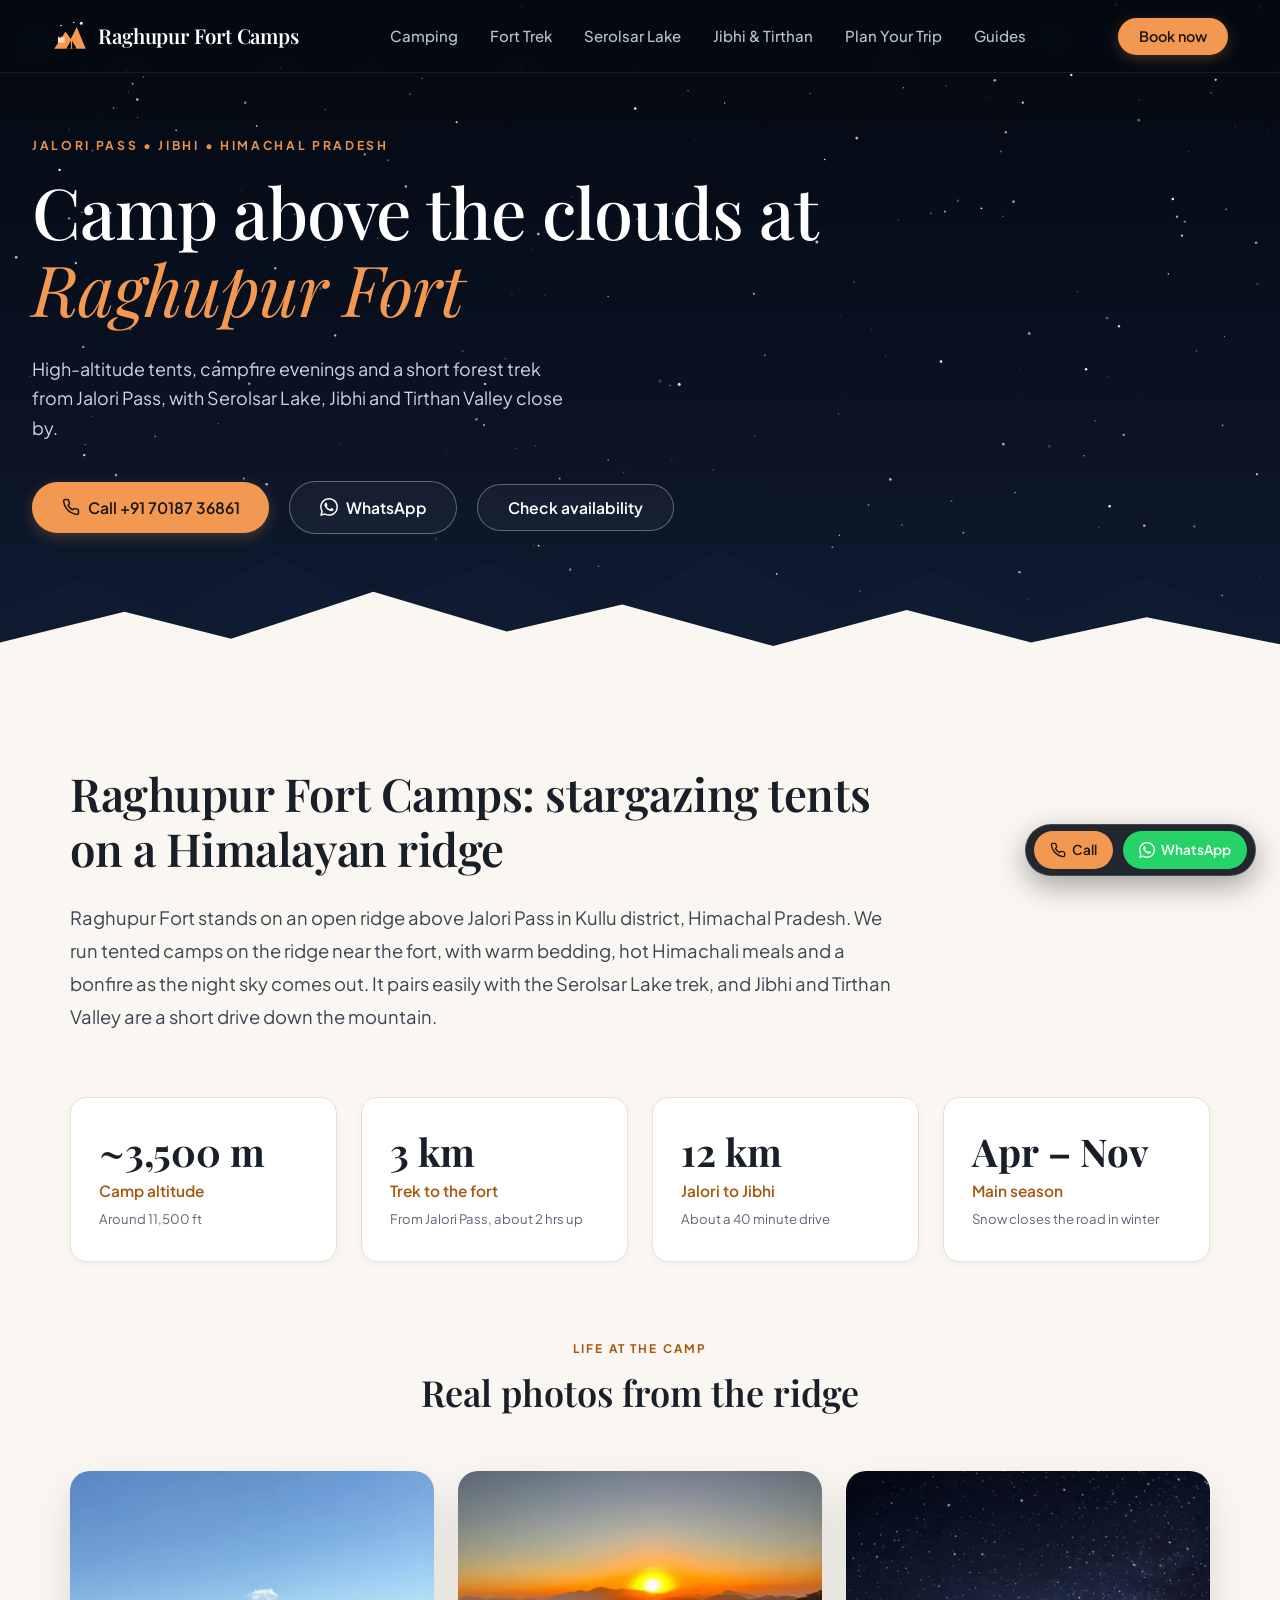
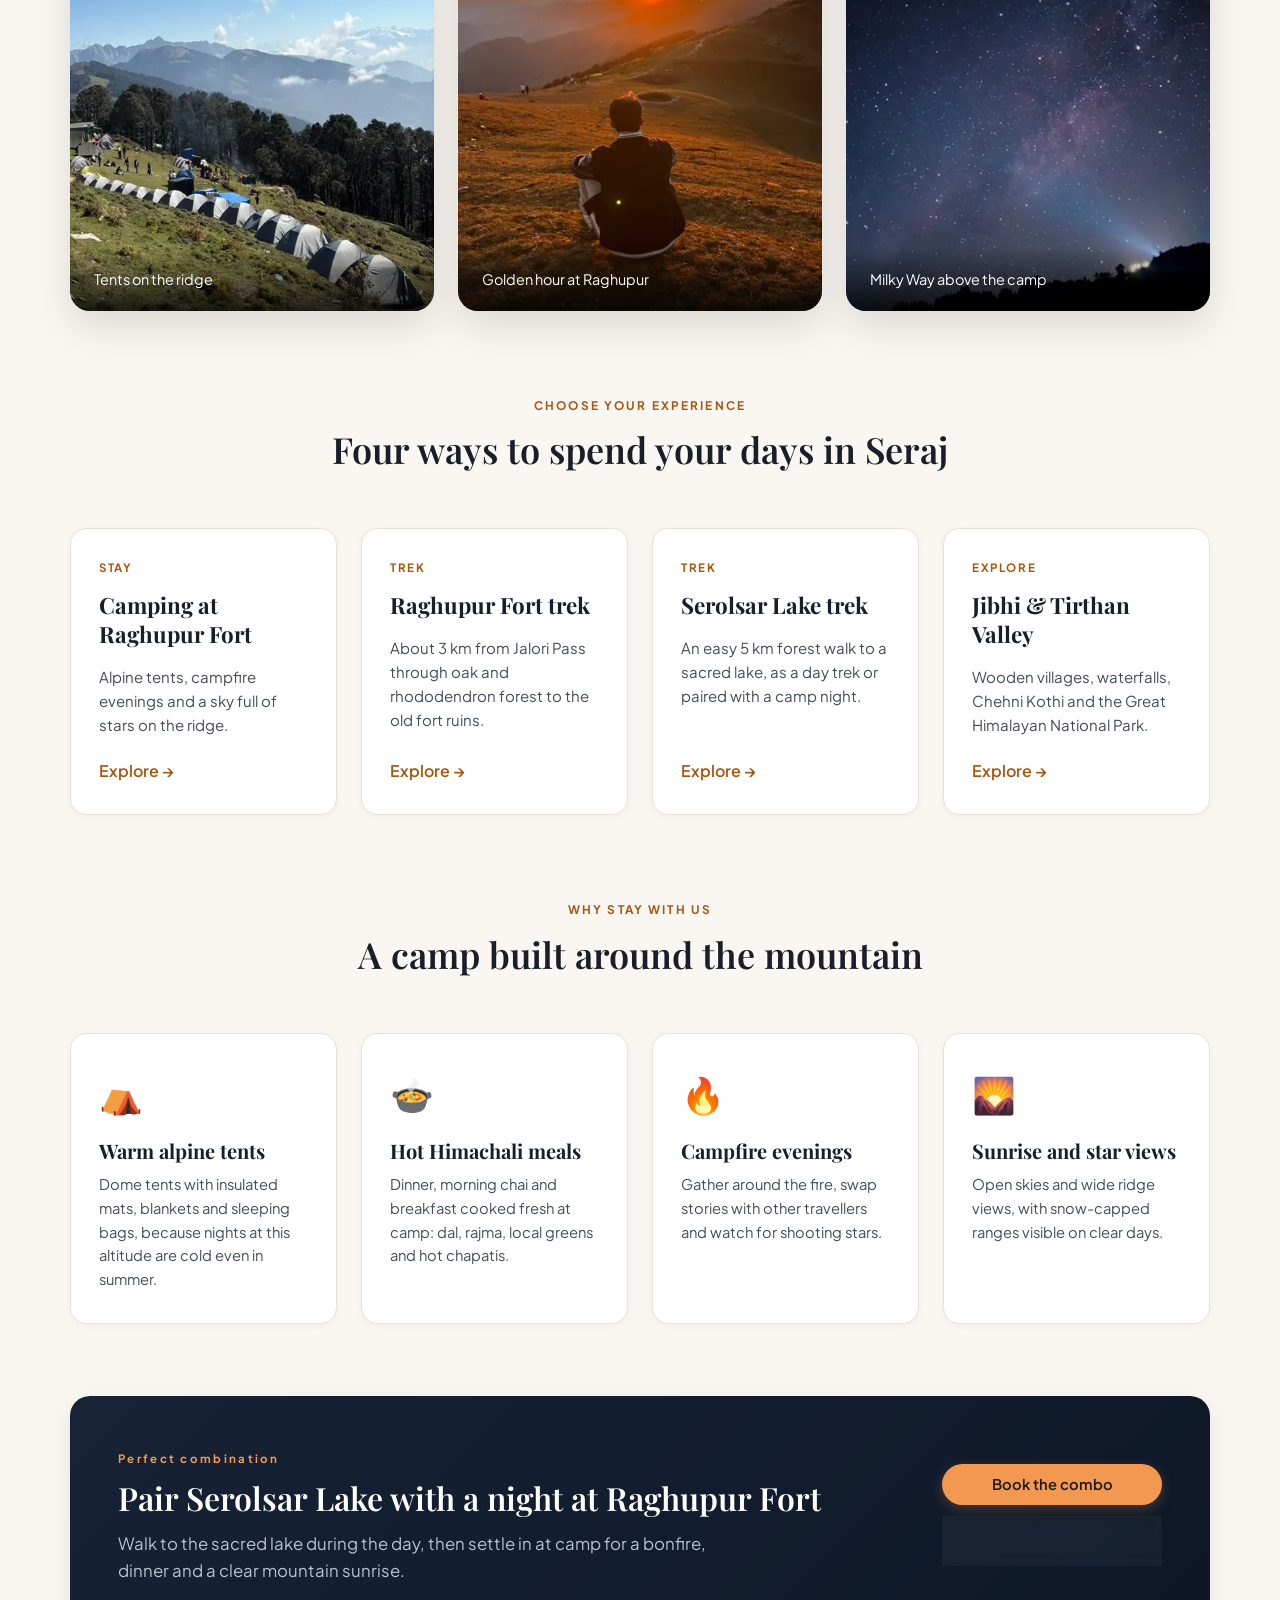
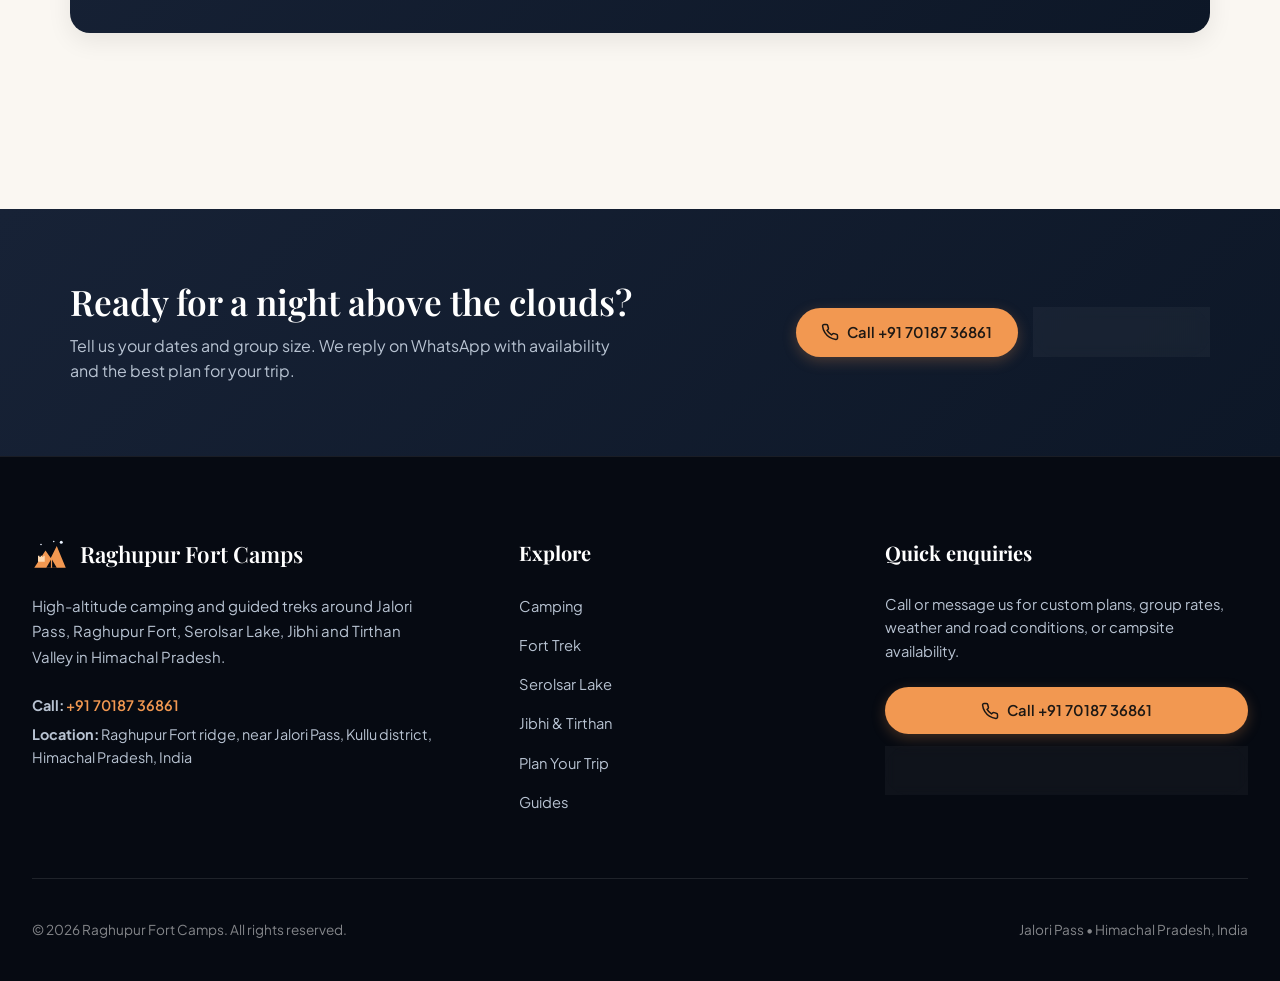
<file: index.html>
<!DOCTYPE html>
<html lang="en">
<head>
<meta charset="UTF-8">
<meta name="viewport" content="width=device-width, initial-scale=1.0">
<title>Raghupur Fort Camping &amp; Treks | Jalori Pass, Jibhi, Serolsar</title>
<meta name="description" content="Camp at Raghupur Fort near Jalori Pass, Himachal. Stargazing tents, Raghupur Fort trek, Serolsar Lake trek and Jibhi-Tirthan trips. Call +91 70187 36861.">
<meta name="robots" content="index,follow,max-image-preview:large">
<link rel="canonical" href="https://www.raghupurcamps.com/">
<link rel="alternate" hreflang="en-IN" href="https://www.raghupurcamps.com/">
<link rel="alternate" hreflang="x-default" href="https://www.raghupurcamps.com/">
<meta name="geo.region" content="IN-HP">
<meta name="geo.placename" content="Jalori Pass, Kullu, Himachal Pradesh">
<meta name="theme-color" content="#050a12">
<meta property="og:type" content="website">
<meta property="og:site_name" content="Raghupur Fort Camps">
<meta property="og:locale" content="en_IN">
<meta property="og:title" content="Raghupur Fort Camping &amp; Treks | Jalori Pass, Jibhi, Serolsar">
<meta property="og:description" content="Camp at Raghupur Fort near Jalori Pass, Himachal. Stargazing tents, Raghupur Fort trek, Serolsar Lake trek and Jibhi-Tirthan trips. Call +91 70187 36861.">
<meta property="og:url" content="https://www.raghupurcamps.com/">
<meta property="og:image" content="https://www.raghupurcamps.com/og-image.jpg">
<meta property="og:image:width" content="1200">
<meta property="og:image:height" content="630">
<meta property="og:image:alt" content="Raghupur Fort Camps: Milky Way over the camp ridge near Jalori Pass">
<meta name="twitter:card" content="summary_large_image">
<meta name="twitter:title" content="Raghupur Fort Camping &amp; Treks | Jalori Pass, Jibhi, Serolsar">
<meta name="twitter:description" content="Camp at Raghupur Fort near Jalori Pass, Himachal. Stargazing tents, Raghupur Fort trek, Serolsar Lake trek and Jibhi-Tirthan trips. Call +91 70187 36861.">
<meta name="twitter:image" content="https://www.raghupurcamps.com/og-image.jpg">
<link rel="icon" href="favicon.svg" type="image/svg+xml">
<link rel="icon" href="logo.png" type="image/png" sizes="512x512">
<link rel="apple-touch-icon" href="apple-touch-icon.png">
<link rel="preconnect" href="https://fonts.googleapis.com">
<link rel="preconnect" href="https://fonts.gstatic.com" crossorigin>
<link href="https://fonts.googleapis.com/css2?family=Playfair+Display:ital,wght@0,500;0,600;0,700;1,400&amp;family=Plus+Jakarta+Sans:wght@400;500;600;700&amp;display=swap" rel="stylesheet">
<link rel="stylesheet" href="styles.css">
<script type="application/ld+json">{"@context": "https://schema.org", "@type": "Campground", "name": "Raghupur Fort Camps", "url": "https://www.raghupurcamps.com/", "image": ["https://www.raghupurcamps.com/images/raghupur-fort-camp-tents-himalayan-view.jpg", "https://www.raghupurcamps.com/images/raghupur-fort-ridge-sunset-view.jpg", "https://www.raghupurcamps.com/images/raghupur-fort-camp-milky-way-night-sky.jpg", "https://www.raghupurcamps.com/og-image.jpg"], "logo": "https://www.raghupurcamps.com/logo.png", "telephone": "+917018736861", "priceRange": "INR 1200 - 5500", "description": "Tented camping and guided treks on the Raghupur Fort ridge near Jalori Pass, Kullu district, Himachal Pradesh.", "address": {"@type": "PostalAddress", "addressLocality": "Jalori Pass", "addressRegion": "Himachal Pradesh", "addressCountry": "IN"}, "areaServed": ["Jalori Pass", "Jibhi", "Tirthan Valley", "Serolsar Lake"]}</script>
<script type="application/ld+json">{"@context": "https://schema.org", "@type": "WebSite", "name": "Raghupur Fort Camps", "alternateName": ["Raghupur Camps", "Raghupur Fort Camping"], "url": "https://www.raghupurcamps.com/", "inLanguage": "en-IN", "publisher": {"@type": "Organization", "name": "Raghupur Fort Camps", "url": "https://www.raghupurcamps.com/", "logo": {"@type": "ImageObject", "url": "https://www.raghupurcamps.com/logo.png", "width": 512, "height": 512}}}</script>
</head>
<body data-page="home">
<a class="skip-link" href="#main">Skip to content</a>
<header class="site-header" id="header">
  <div class="header-container">
    <a href="index.html" class="brand-logo" aria-label="Raghupur Fort Camps home"><svg class="brand-icon" viewBox="0 0 48 48" aria-hidden="true"><path d="M3 41 18 18l7 10 8-16 12 29z" fill="#f29851"/><path d="M19 41l7-12 7 12z" fill="#050a12"/><path d="M26 29v12" stroke="#f29851" stroke-width="1.6"/><path d="M8 33V25h2v1.5h1.5V25h2v1.5H15V25h2v8z" fill="#ffd9b0"/><circle cx="39" cy="7" r="2" fill="#eaf3ff"/><circle cx="29" cy="6" r="1" fill="#eaf3ff"/><circle cx="12" cy="10" r="1.1" fill="#eaf3ff"/></svg><span class="brand-name">Raghupur Fort Camps</span></a>
    <nav class="nav-menu" aria-label="Main"><a href="raghupur-fort-camping.html" class="nav-link">Camping</a><a href="raghupur-fort-trek.html" class="nav-link">Fort Trek</a><a href="serolsar-lake-trek.html" class="nav-link">Serolsar Lake</a><a href="jibhi-tirthan-valley.html" class="nav-link">Jibhi &amp; Tirthan</a><a href="plan-your-trip.html" class="nav-link">Plan Your Trip</a><a href="guides.html" class="nav-link">Guides</a></nav>
    <div class="header-actions">
      <button type="button" class="btn btn-amber pill-btn header-book" data-book="custom">Book now</button>
      <button type="button" class="mobile-toggle" id="mobile-toggle" aria-label="Open menu" aria-expanded="false" aria-controls="mobile-drawer"><span></span><span></span><span></span></button>
    </div>
  </div>
</header>
<div class="drawer-overlay" id="drawer-overlay"></div>
<aside class="mobile-drawer" id="mobile-drawer" aria-label="Menu">
  <div class="drawer-header">
    <span class="brand-logo"><svg class="brand-icon" viewBox="0 0 48 48" aria-hidden="true"><path d="M3 41 18 18l7 10 8-16 12 29z" fill="#f29851"/><path d="M19 41l7-12 7 12z" fill="#050a12"/><path d="M26 29v12" stroke="#f29851" stroke-width="1.6"/><path d="M8 33V25h2v1.5h1.5V25h2v1.5H15V25h2v8z" fill="#ffd9b0"/><circle cx="39" cy="7" r="2" fill="#eaf3ff"/><circle cx="29" cy="6" r="1" fill="#eaf3ff"/><circle cx="12" cy="10" r="1.1" fill="#eaf3ff"/></svg><span>Raghupur Fort Camps</span></span>
    <button type="button" class="close-drawer" id="close-drawer" aria-label="Close menu">&times;</button>
  </div>
  <nav class="drawer-links" aria-label="Mobile"><a href="raghupur-fort-camping.html" class="drawer-link">Camping</a><a href="raghupur-fort-trek.html" class="drawer-link">Fort Trek</a><a href="serolsar-lake-trek.html" class="drawer-link">Serolsar Lake</a><a href="jibhi-tirthan-valley.html" class="drawer-link">Jibhi &amp; Tirthan</a><a href="plan-your-trip.html" class="drawer-link">Plan Your Trip</a><a href="guides.html" class="drawer-link">Guides</a></nav>
  <div class="drawer-footer">
    <a href="tel:+917018736861" class="btn btn-amber pill-btn full-width"><svg class="btn-icon" viewBox="0 0 24 24" fill="none" stroke="currentColor" stroke-width="2" aria-hidden="true"><path d="M22 16.92v3a2 2 0 0 1-2.18 2 19.79 19.79 0 0 1-8.63-3.07 19.5 19.5 0 0 1-6-6 19.79 19.79 0 0 1-3.07-8.67A2 2 0 0 1 4.11 2h3a2 2 0 0 1 2 1.72 12.84 12.84 0 0 0 .7 2.81 2 2 0 0 1-.45 2.11L8.09 9.91a16 16 0 0 0 6 6l1.27-1.27a2 2 0 0 1 2.11-.45 12.84 12.84 0 0 0 2.81.7A2 2 0 0 1 22 16.92z"/></svg>Call +91 70187 36861</a>
    <a href="https://wa.me/917018736861?text=Hi%2C%20I%20would%20like%20to%20enquire%20about%20Raghupur%20Fort%20Camps%20and%20treks." target="_blank" rel="noopener noreferrer" class="btn btn-outline-white pill-btn full-width"><svg class="btn-icon" viewBox="0 0 24 24" fill="currentColor" aria-hidden="true"><path d="M.057 24l1.687-6.163c-1.041-1.804-1.588-3.849-1.587-5.946.003-6.556 5.338-11.891 11.893-11.891 3.181.001 6.167 1.24 8.413 3.488 2.245 2.248 3.481 5.236 3.48 8.414-.003 6.557-5.338 11.892-11.893 11.892-1.99-.001-3.951-.5-5.688-1.448l-6.305 1.654zm6.597-3.807c1.676.995 3.276 1.591 5.392 1.592 5.448 0 9.886-4.434 9.889-9.885.002-5.462-4.415-9.89-9.881-9.892-5.452 0-9.887 4.434-9.889 9.884-.001 2.225.651 3.891 1.746 5.634l-.999 3.648 3.742-.981zm11.387-5.464c-.074-.124-.272-.198-.57-.347-.297-.149-1.758-.868-2.031-.967-.272-.099-.47-.149-.669.149-.198.297-.768.967-.941 1.165-.173.198-.347.223-.644.074-.297-.149-1.255-.462-2.39-1.475-.883-.788-1.48-1.761-1.653-2.059-.173-.297-.018-.458.13-.606.134-.133.297-.347.446-.521.151-.172.2-.296.3-.495.099-.198.05-.372-.025-.521-.075-.148-.669-1.611-.916-2.206-.242-.579-.487-.501-.669-.51l-.57-.01c-.198 0-.52.074-.792.372s-1.04 1.016-1.04 2.479 1.065 2.876 1.213 3.074c.149.198 2.095 3.2 5.076 4.487.709.306 1.263.489 1.694.626.712.226 1.36.194 1.872.118.571-.085 1.758-.719 2.006-1.413.248-.695.248-1.29.173-1.414z"/></svg>Chat on WhatsApp</a>
  </div>
</aside>
<main id="main">
<section class="hero-section hero-home">
  <canvas id="starfield" class="star-canvas" aria-hidden="true"></canvas>
  <svg class="hero-ridge" viewBox="0 0 1440 170" preserveAspectRatio="none" aria-hidden="true">
    <path class="ridge-back" d="M0 170V96l90-36 100 42 120-70 110 62 130-52 120 66 140-80 130 70 110-46 120 60 120-54 150 62v100z"/>
    <path class="ridge-front" d="M0 170v-40l140-34 120 30 160-52 150 44 130-30 170 46 150-40 140 36 130-28 150 30v38z"/>
  </svg>
  <div class="hero-container">
    
    <p class="hero-kicker">Jalori Pass &bull; Jibhi &bull; Himachal Pradesh</p>
    <h1 class="hero-title">Camp above the clouds at <span class="italic-accent">Raghupur Fort</span></h1>
    <p class="hero-subtitle">High-altitude tents, campfire evenings and a short forest trek from Jalori Pass, with Serolsar Lake, Jibhi and Tirthan Valley close by.</p>
    <div class="hero-actions"><a href="tel:+917018736861" class="btn btn-amber pill-btn btn-hero"><svg class="btn-icon" viewBox="0 0 24 24" fill="none" stroke="currentColor" stroke-width="2" aria-hidden="true"><path d="M22 16.92v3a2 2 0 0 1-2.18 2 19.79 19.79 0 0 1-8.63-3.07 19.5 19.5 0 0 1-6-6 19.79 19.79 0 0 1-3.07-8.67A2 2 0 0 1 4.11 2h3a2 2 0 0 1 2 1.72 12.84 12.84 0 0 0 .7 2.81 2 2 0 0 1-.45 2.11L8.09 9.91a16 16 0 0 0 6 6l1.27-1.27a2 2 0 0 1 2.11-.45 12.84 12.84 0 0 0 2.81.7A2 2 0 0 1 22 16.92z"/></svg>Call +91 70187 36861</a><a href="https://wa.me/917018736861?text=Hi%2C%20I%20would%20like%20to%20know%20more%20about%20Raghupur%20Fort%20Camps." target="_blank" rel="noopener noreferrer" class="btn btn-outline-white pill-btn btn-hero"><svg class="btn-icon" viewBox="0 0 24 24" fill="currentColor" aria-hidden="true"><path d="M.057 24l1.687-6.163c-1.041-1.804-1.588-3.849-1.587-5.946.003-6.556 5.338-11.891 11.893-11.891 3.181.001 6.167 1.24 8.413 3.488 2.245 2.248 3.481 5.236 3.48 8.414-.003 6.557-5.338 11.892-11.893 11.892-1.99-.001-3.951-.5-5.688-1.448l-6.305 1.654zm6.597-3.807c1.676.995 3.276 1.591 5.392 1.592 5.448 0 9.886-4.434 9.889-9.885.002-5.462-4.415-9.89-9.881-9.892-5.452 0-9.887 4.434-9.889 9.884-.001 2.225.651 3.891 1.746 5.634l-.999 3.648 3.742-.981zm11.387-5.464c-.074-.124-.272-.198-.57-.347-.297-.149-1.758-.868-2.031-.967-.272-.099-.47-.149-.669.149-.198.297-.768.967-.941 1.165-.173.198-.347.223-.644.074-.297-.149-1.255-.462-2.39-1.475-.883-.788-1.48-1.761-1.653-2.059-.173-.297-.018-.458.13-.606.134-.133.297-.347.446-.521.151-.172.2-.296.3-.495.099-.198.05-.372-.025-.521-.075-.148-.669-1.611-.916-2.206-.242-.579-.487-.501-.669-.51l-.57-.01c-.198 0-.52.074-.792.372s-1.04 1.016-1.04 2.479 1.065 2.876 1.213 3.074c.149.198 2.095 3.2 5.076 4.487.709.306 1.263.489 1.694.626.712.226 1.36.194 1.872.118.571-.085 1.758-.719 2.006-1.413.248-.695.248-1.29.173-1.414z"/></svg>WhatsApp</a><button type="button" class="btn btn-outline-white pill-btn btn-hero" data-book="custom">Check availability</button></div>
  </div>
</section>
<section class="editorial-section">
  <div class="content-container">
    <div class="editorial-header">
      <h2 class="editorial-title">Raghupur Fort Camps: stargazing tents on a Himalayan ridge</h2>
      <p class="editorial-lead">Raghupur Fort stands on an open ridge above Jalori Pass in Kullu district, Himachal Pradesh. We run tented camps on the ridge near the fort, with warm bedding, hot Himachali meals and a bonfire as the night sky comes out. It pairs easily with the Serolsar Lake trek, and Jibhi and Tirthan Valley are a short drive down the mountain.</p>
    </div>
    <div class="stats-row"><div class="stat-card"><span class="stat-num">~3,500 m</span><span class="stat-label">Camp altitude</span><span class="stat-note">Around 11,500 ft</span></div><div class="stat-card"><span class="stat-num">3 km</span><span class="stat-label">Trek to the fort</span><span class="stat-note">From Jalori Pass, about 2 hrs up</span></div><div class="stat-card"><span class="stat-num">12 km</span><span class="stat-label">Jalori to Jibhi</span><span class="stat-note">About a 40 minute drive</span></div><div class="stat-card"><span class="stat-num">Apr&nbsp;&ndash;&nbsp;Nov</span><span class="stat-label">Main season</span><span class="stat-note">Snow closes the road in winter</span></div></div>
    <div class="center-header"><span class="section-tag">Life at the camp</span><h2 class="section-heading">Real photos from the ridge</h2></div>
    <div class="gallery-grid"><figure class="media-frame gallery-item"><picture><source type="image/webp" srcset="images/raghupur-fort-camp-tents-himalayan-view-480.webp 480w, images/raghupur-fort-camp-tents-himalayan-view.webp 768w" sizes="(max-width: 768px) 100vw, 360px"><img src="images/raghupur-fort-camp-tents-himalayan-view.jpg" srcset="images/raghupur-fort-camp-tents-himalayan-view-480.jpg 480w, images/raghupur-fort-camp-tents-himalayan-view.jpg 768w" sizes="(max-width: 768px) 100vw, 360px" alt="Row of dome tents on the green ridge at Raghupur Fort camp with Himalayan peaks and clouds behind" width="768" height="1024" class="media-img" loading="lazy" decoding="async" onerror="this.closest('.media-frame').classList.add('img-failed')"></picture><figcaption class="media-caption"><span>Tents on the ridge</span></figcaption></figure><figure class="media-frame gallery-item"><picture><source type="image/webp" srcset="images/raghupur-fort-ridge-sunset-view-480.webp 480w, images/raghupur-fort-ridge-sunset-view.webp 768w" sizes="(max-width: 768px) 100vw, 360px"><img src="images/raghupur-fort-ridge-sunset-view.jpg" srcset="images/raghupur-fort-ridge-sunset-view-480.jpg 480w, images/raghupur-fort-ridge-sunset-view.jpg 768w" sizes="(max-width: 768px) 100vw, 360px" alt="Traveller sitting on the grassy ridge at Raghupur Fort watching the sun set over layered Himalayan ranges" width="768" height="1024" class="media-img" loading="lazy" decoding="async" onerror="this.closest('.media-frame').classList.add('img-failed')"></picture><figcaption class="media-caption"><span>Golden hour at Raghupur</span></figcaption></figure><figure class="media-frame gallery-item"><picture><source type="image/webp" srcset="images/raghupur-fort-camp-milky-way-night-sky-480.webp 480w, images/raghupur-fort-camp-milky-way-night-sky.webp 886w" sizes="(max-width: 768px) 100vw, 360px"><img src="images/raghupur-fort-camp-milky-way-night-sky.jpg" srcset="images/raghupur-fort-camp-milky-way-night-sky-480.jpg 480w, images/raghupur-fort-camp-milky-way-night-sky.jpg 886w" sizes="(max-width: 768px) 100vw, 360px" alt="Milky Way and thousands of stars over a pine-covered ridge at the Raghupur Fort camp" width="886" height="1280" class="media-img" loading="lazy" decoding="async" onerror="this.closest('.media-frame').classList.add('img-failed')"></picture><figcaption class="media-caption"><span>Milky Way above the camp</span></figcaption></figure></div>
    <div class="center-header"><span class="section-tag">Choose your experience</span><h2 class="section-heading">Four ways to spend your days in Seraj</h2></div>
    <div class="exp-grid"><a class="exp-card" href="raghupur-fort-camping.html"><span class="place-tag">Stay</span><h3>Camping at Raghupur Fort</h3><p>Alpine tents, campfire evenings and a sky full of stars on the ridge.</p><span class="exp-more">Explore <span aria-hidden="true">&rarr;</span></span></a><a class="exp-card" href="raghupur-fort-trek.html"><span class="place-tag">Trek</span><h3>Raghupur Fort trek</h3><p>About 3 km from Jalori Pass through oak and rhododendron forest to the old fort ruins.</p><span class="exp-more">Explore <span aria-hidden="true">&rarr;</span></span></a><a class="exp-card" href="serolsar-lake-trek.html"><span class="place-tag">Trek</span><h3>Serolsar Lake trek</h3><p>An easy 5 km forest walk to a sacred lake, as a day trek or paired with a camp night.</p><span class="exp-more">Explore <span aria-hidden="true">&rarr;</span></span></a><a class="exp-card" href="jibhi-tirthan-valley.html"><span class="place-tag">Explore</span><h3>Jibhi &amp; Tirthan Valley</h3><p>Wooden villages, waterfalls, Chehni Kothi and the Great Himalayan National Park.</p><span class="exp-more">Explore <span aria-hidden="true">&rarr;</span></span></a></div>
    <div class="center-header"><span class="section-tag">Why stay with us</span><h2 class="section-heading">A camp built around the mountain</h2></div>
    <div class="camps-features-grid">
      <div class="feature-card"><div class="feature-icon" aria-hidden="true">⛺</div><h3>Warm alpine tents</h3><p>Dome tents with insulated mats, blankets and sleeping bags, because nights at this altitude are cold even in summer.</p></div>
      <div class="feature-card"><div class="feature-icon" aria-hidden="true">🍲</div><h3>Hot Himachali meals</h3><p>Dinner, morning chai and breakfast cooked fresh at camp: dal, rajma, local greens and hot chapatis.</p></div>
      <div class="feature-card"><div class="feature-icon" aria-hidden="true">🔥</div><h3>Campfire evenings</h3><p>Gather around the fire, swap stories with other travellers and watch for shooting stars.</p></div>
      <div class="feature-card"><div class="feature-icon" aria-hidden="true">🌄</div><h3>Sunrise and star views</h3><p>Open skies and wide ridge views, with snow-capped ranges visible on clear days.</p></div>
    </div>
    <div class="banner-box"><div class="banner-text"><span class="banner-kicker">Perfect combination</span><h2>Pair Serolsar Lake with a night at Raghupur Fort</h2><p>Walk to the sacred lake during the day, then settle in at camp for a bonfire, dinner and a clear mountain sunrise.</p></div><div class="banner-action"><button type="button" class="btn btn-amber pill-btn" data-book="serolsar-combo">Book the combo</button><a href="raghupur-fort-camping.html" class="btn btn-outline-white pill-btn">Explore the camp</a></div></div>
  </div>
</section>
<section class="cta-band"><div class="content-container cta-inner"><div><h2>Ready for a night above the clouds?</h2><p>Tell us your dates and group size. We reply on WhatsApp with availability and the best plan for your trip.</p></div><div class="cta-actions"><a href="tel:+917018736861" class="btn btn-amber pill-btn"><svg class="btn-icon" viewBox="0 0 24 24" fill="none" stroke="currentColor" stroke-width="2" aria-hidden="true"><path d="M22 16.92v3a2 2 0 0 1-2.18 2 19.79 19.79 0 0 1-8.63-3.07 19.5 19.5 0 0 1-6-6 19.79 19.79 0 0 1-3.07-8.67A2 2 0 0 1 4.11 2h3a2 2 0 0 1 2 1.72 12.84 12.84 0 0 0 .7 2.81 2 2 0 0 1-.45 2.11L8.09 9.91a16 16 0 0 0 6 6l1.27-1.27a2 2 0 0 1 2.11-.45 12.84 12.84 0 0 0 2.81.7A2 2 0 0 1 22 16.92z"/></svg>Call +91 70187 36861</a><a href="https://wa.me/917018736861?text=Hi%2C%20I%20would%20like%20to%20plan%20a%20trip%20to%20Raghupur%20Fort%20Camps." target="_blank" rel="noopener noreferrer" class="btn btn-outline-white pill-btn"><svg class="btn-icon" viewBox="0 0 24 24" fill="currentColor" aria-hidden="true"><path d="M.057 24l1.687-6.163c-1.041-1.804-1.588-3.849-1.587-5.946.003-6.556 5.338-11.891 11.893-11.891 3.181.001 6.167 1.24 8.413 3.488 2.245 2.248 3.481 5.236 3.48 8.414-.003 6.557-5.338 11.892-11.893 11.892-1.99-.001-3.951-.5-5.688-1.448l-6.305 1.654zm6.597-3.807c1.676.995 3.276 1.591 5.392 1.592 5.448 0 9.886-4.434 9.889-9.885.002-5.462-4.415-9.89-9.881-9.892-5.452 0-9.887 4.434-9.889 9.884-.001 2.225.651 3.891 1.746 5.634l-.999 3.648 3.742-.981zm11.387-5.464c-.074-.124-.272-.198-.57-.347-.297-.149-1.758-.868-2.031-.967-.272-.099-.47-.149-.669.149-.198.297-.768.967-.941 1.165-.173.198-.347.223-.644.074-.297-.149-1.255-.462-2.39-1.475-.883-.788-1.48-1.761-1.653-2.059-.173-.297-.018-.458.13-.606.134-.133.297-.347.446-.521.151-.172.2-.296.3-.495.099-.198.05-.372-.025-.521-.075-.148-.669-1.611-.916-2.206-.242-.579-.487-.501-.669-.51l-.57-.01c-.198 0-.52.074-.792.372s-1.04 1.016-1.04 2.479 1.065 2.876 1.213 3.074c.149.198 2.095 3.2 5.076 4.487.709.306 1.263.489 1.694.626.712.226 1.36.194 1.872.118.571-.085 1.758-.719 2.006-1.413.248-.695.248-1.29.173-1.414z"/></svg>WhatsApp us</a></div></div></section>
</main>
<footer class="site-footer">
  <div class="footer-container">
    <div class="footer-grid">
      <div class="footer-col">
        <div class="footer-brand"><svg class="brand-icon" viewBox="0 0 48 48" aria-hidden="true"><path d="M3 41 18 18l7 10 8-16 12 29z" fill="#f29851"/><path d="M19 41l7-12 7 12z" fill="#050a12"/><path d="M26 29v12" stroke="#f29851" stroke-width="1.6"/><path d="M8 33V25h2v1.5h1.5V25h2v1.5H15V25h2v8z" fill="#ffd9b0"/><circle cx="39" cy="7" r="2" fill="#eaf3ff"/><circle cx="29" cy="6" r="1" fill="#eaf3ff"/><circle cx="12" cy="10" r="1.1" fill="#eaf3ff"/></svg><span>Raghupur Fort Camps</span></div>
        <p class="footer-desc">High-altitude camping and guided treks around Jalori Pass, Raghupur Fort, Serolsar Lake, Jibhi and Tirthan Valley in Himachal Pradesh.</p>
        <div class="footer-contacts">
          <p><strong>Call:</strong> <a href="tel:+917018736861">+91 70187 36861</a></p>
          <p><strong>Location:</strong> Raghupur Fort ridge, near Jalori Pass, Kullu district, Himachal Pradesh, India</p>
        </div>
      </div>
      <div class="footer-col">
        <h2 class="footer-heading">Explore</h2>
        <ul class="footer-links"><li><a href="raghupur-fort-camping.html">Camping</a></li><li><a href="raghupur-fort-trek.html">Fort Trek</a></li><li><a href="serolsar-lake-trek.html">Serolsar Lake</a></li><li><a href="jibhi-tirthan-valley.html">Jibhi &amp; Tirthan</a></li><li><a href="plan-your-trip.html">Plan Your Trip</a></li><li><a href="guides.html">Guides</a></li></ul>
      </div>
      <div class="footer-col">
        <h2 class="footer-heading">Quick enquiries</h2>
        <p class="footer-small">Call or message us for custom plans, group rates, weather and road conditions, or campsite availability.</p>
        <div class="footer-cta-stack">
          <a href="tel:+917018736861" class="btn btn-amber pill-btn full-width"><svg class="btn-icon" viewBox="0 0 24 24" fill="none" stroke="currentColor" stroke-width="2" aria-hidden="true"><path d="M22 16.92v3a2 2 0 0 1-2.18 2 19.79 19.79 0 0 1-8.63-3.07 19.5 19.5 0 0 1-6-6 19.79 19.79 0 0 1-3.07-8.67A2 2 0 0 1 4.11 2h3a2 2 0 0 1 2 1.72 12.84 12.84 0 0 0 .7 2.81 2 2 0 0 1-.45 2.11L8.09 9.91a16 16 0 0 0 6 6l1.27-1.27a2 2 0 0 1 2.11-.45 12.84 12.84 0 0 0 2.81.7A2 2 0 0 1 22 16.92z"/></svg>Call +91 70187 36861</a>
          <a href="https://wa.me/917018736861?text=Hi%2C%20I%20would%20like%20to%20enquire%20about%20camping%20and%20trekking." target="_blank" rel="noopener noreferrer" class="btn btn-outline-white pill-btn full-width"><svg class="btn-icon" viewBox="0 0 24 24" fill="currentColor" aria-hidden="true"><path d="M.057 24l1.687-6.163c-1.041-1.804-1.588-3.849-1.587-5.946.003-6.556 5.338-11.891 11.893-11.891 3.181.001 6.167 1.24 8.413 3.488 2.245 2.248 3.481 5.236 3.48 8.414-.003 6.557-5.338 11.892-11.893 11.892-1.99-.001-3.951-.5-5.688-1.448l-6.305 1.654zm6.597-3.807c1.676.995 3.276 1.591 5.392 1.592 5.448 0 9.886-4.434 9.889-9.885.002-5.462-4.415-9.89-9.881-9.892-5.452 0-9.887 4.434-9.889 9.884-.001 2.225.651 3.891 1.746 5.634l-.999 3.648 3.742-.981zm11.387-5.464c-.074-.124-.272-.198-.57-.347-.297-.149-1.758-.868-2.031-.967-.272-.099-.47-.149-.669.149-.198.297-.768.967-.941 1.165-.173.198-.347.223-.644.074-.297-.149-1.255-.462-2.39-1.475-.883-.788-1.48-1.761-1.653-2.059-.173-.297-.018-.458.13-.606.134-.133.297-.347.446-.521.151-.172.2-.296.3-.495.099-.198.05-.372-.025-.521-.075-.148-.669-1.611-.916-2.206-.242-.579-.487-.501-.669-.51l-.57-.01c-.198 0-.52.074-.792.372s-1.04 1.016-1.04 2.479 1.065 2.876 1.213 3.074c.149.198 2.095 3.2 5.076 4.487.709.306 1.263.489 1.694.626.712.226 1.36.194 1.872.118.571-.085 1.758-.719 2.006-1.413.248-.695.248-1.29.173-1.414z"/></svg>Chat on WhatsApp</a>
        </div>
      </div>
    </div>
    <div class="footer-bottom">
      <p>&copy; 2026 Raghupur Fort Camps. All rights reserved.</p>
      <p>Jalori Pass &bull; Himachal Pradesh, India</p>
    </div>
  </div>
</footer>
<div class="floating-quick-bar">
  <a href="tel:+917018736861" class="quick-btn quick-call"><svg class="btn-icon" viewBox="0 0 24 24" fill="none" stroke="currentColor" stroke-width="2" aria-hidden="true"><path d="M22 16.92v3a2 2 0 0 1-2.18 2 19.79 19.79 0 0 1-8.63-3.07 19.5 19.5 0 0 1-6-6 19.79 19.79 0 0 1-3.07-8.67A2 2 0 0 1 4.11 2h3a2 2 0 0 1 2 1.72 12.84 12.84 0 0 0 .7 2.81 2 2 0 0 1-.45 2.11L8.09 9.91a16 16 0 0 0 6 6l1.27-1.27a2 2 0 0 1 2.11-.45 12.84 12.84 0 0 0 2.81.7A2 2 0 0 1 22 16.92z"/></svg><span>Call</span></a>
  <a href="https://wa.me/917018736861?text=Hi%2C%20I%20am%20interested%20in%20Raghupur%20Fort%20Camps%20and%20treks." target="_blank" rel="noopener noreferrer" class="quick-btn quick-whatsapp"><svg class="btn-icon" viewBox="0 0 24 24" fill="currentColor" aria-hidden="true"><path d="M.057 24l1.687-6.163c-1.041-1.804-1.588-3.849-1.587-5.946.003-6.556 5.338-11.891 11.893-11.891 3.181.001 6.167 1.24 8.413 3.488 2.245 2.248 3.481 5.236 3.48 8.414-.003 6.557-5.338 11.892-11.893 11.892-1.99-.001-3.951-.5-5.688-1.448l-6.305 1.654zm6.597-3.807c1.676.995 3.276 1.591 5.392 1.592 5.448 0 9.886-4.434 9.889-9.885.002-5.462-4.415-9.89-9.881-9.892-5.452 0-9.887 4.434-9.889 9.884-.001 2.225.651 3.891 1.746 5.634l-.999 3.648 3.742-.981zm11.387-5.464c-.074-.124-.272-.198-.57-.347-.297-.149-1.758-.868-2.031-.967-.272-.099-.47-.149-.669.149-.198.297-.768.967-.941 1.165-.173.198-.347.223-.644.074-.297-.149-1.255-.462-2.39-1.475-.883-.788-1.48-1.761-1.653-2.059-.173-.297-.018-.458.13-.606.134-.133.297-.347.446-.521.151-.172.2-.296.3-.495.099-.198.05-.372-.025-.521-.075-.148-.669-1.611-.916-2.206-.242-.579-.487-.501-.669-.51l-.57-.01c-.198 0-.52.074-.792.372s-1.04 1.016-1.04 2.479 1.065 2.876 1.213 3.074c.149.198 2.095 3.2 5.076 4.487.709.306 1.263.489 1.694.626.712.226 1.36.194 1.872.118.571-.085 1.758-.719 2.006-1.413.248-.695.248-1.29.173-1.414z"/></svg><span>WhatsApp</span></a>
</div>
<dialog id="booking-dialog" class="booking-dialog" aria-labelledby="booking-title">
  <button type="button" class="modal-close" data-close-dialog aria-label="Close booking form">&times;</button>
  <div class="modal-header">
    <span class="modal-kicker">Booking enquiry</span>
    <h2 class="modal-title" id="booking-title">Book your Himalayan experience</h2>
    <p class="modal-desc">Send your details and we will confirm availability on WhatsApp.</p>
  </div>
  <form id="booking-form">
    <div class="form-group">
      <label for="form-package">Experience</label>
      <select id="form-package" name="package" class="form-control" required><option value="serolsar-day">Serolsar Lake guided day trek</option><option value="serolsar-combo">Serolsar + Raghupur Fort camp (2D / 1N)</option><option value="camp-standard">Camping: standard alpine dome tent</option><option value="camp-luxury">Camping: luxury meadow tent</option><option value="camp-astro">Camping: astrophile private setup</option><option value="fort-trek">Raghupur Fort trek with guide</option><option value="circuit">Full Seraj Valley circuit (3D / 2N)</option><option value="jibhi">Jibhi &amp; Tirthan Valley trip</option><option value="custom">Custom group / general enquiry</option></select>
    </div>
    <div class="form-row">
      <div class="form-group">
        <label for="form-name">Your name</label>
        <input type="text" id="form-name" name="name" class="form-control" placeholder="e.g. Rahul Sharma" autocomplete="name" required>
      </div>
      <div class="form-group">
        <label for="form-phone">Phone / WhatsApp</label>
        <input type="tel" id="form-phone" name="phone" class="form-control" placeholder="+91 XXXXX XXXXX" autocomplete="tel" inputmode="tel" pattern="[0-9+\s\-]{8,16}" title="Enter a valid phone number" required>
      </div>
    </div>
    <div class="form-row">
      <div class="form-group">
        <label for="form-date">Travel date</label>
        <input type="date" id="form-date" name="date" class="form-control" required>
      </div>
      <div class="form-group">
        <label for="form-guests">Guests</label>
        <select id="form-guests" name="guests" class="form-control">
          <option value="1">1 person</option>
          <option value="2" selected>2 people</option>
          <option value="3-5">3 to 5 people</option>
          <option value="6-10">6 to 10 people</option>
          <option value="10+">More than 10</option>
        </select>
      </div>
    </div>
    <div class="form-group">
      <label for="form-notes">Questions or requests <span class="optional">(optional)</span></label>
      <textarea id="form-notes" name="notes" class="form-control" rows="2" placeholder="Pickup from Aut or Bhuntar, food preferences, etc."></textarea>
    </div>
    <div class="modal-actions">
      <button type="submit" class="btn btn-amber pill-btn full-width">Send enquiry on WhatsApp</button>
      <a href="tel:+917018736861" class="btn btn-outline-dark pill-btn full-width">Or call +91 70187 36861</a>
    </div>
  </form>
</dialog>
<script src="app.js" defer></script>
</body>
</html>
</file>
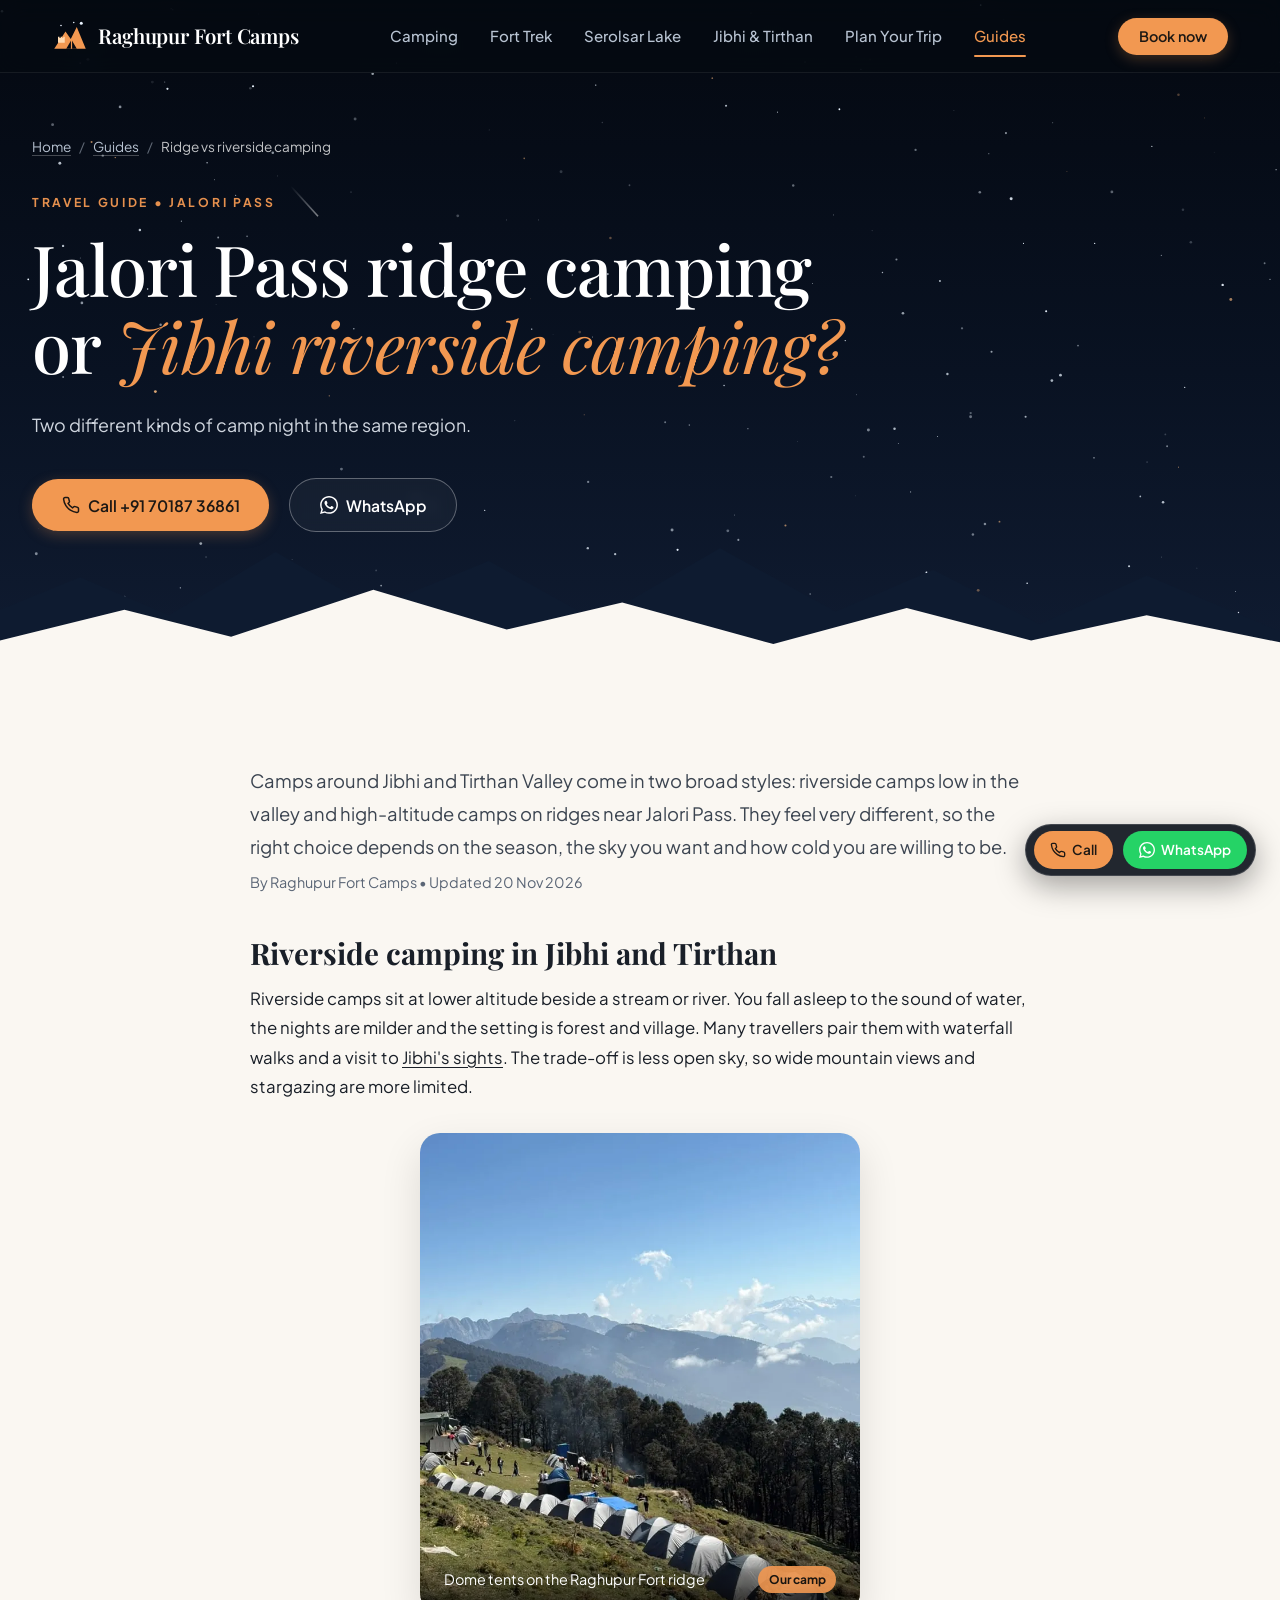
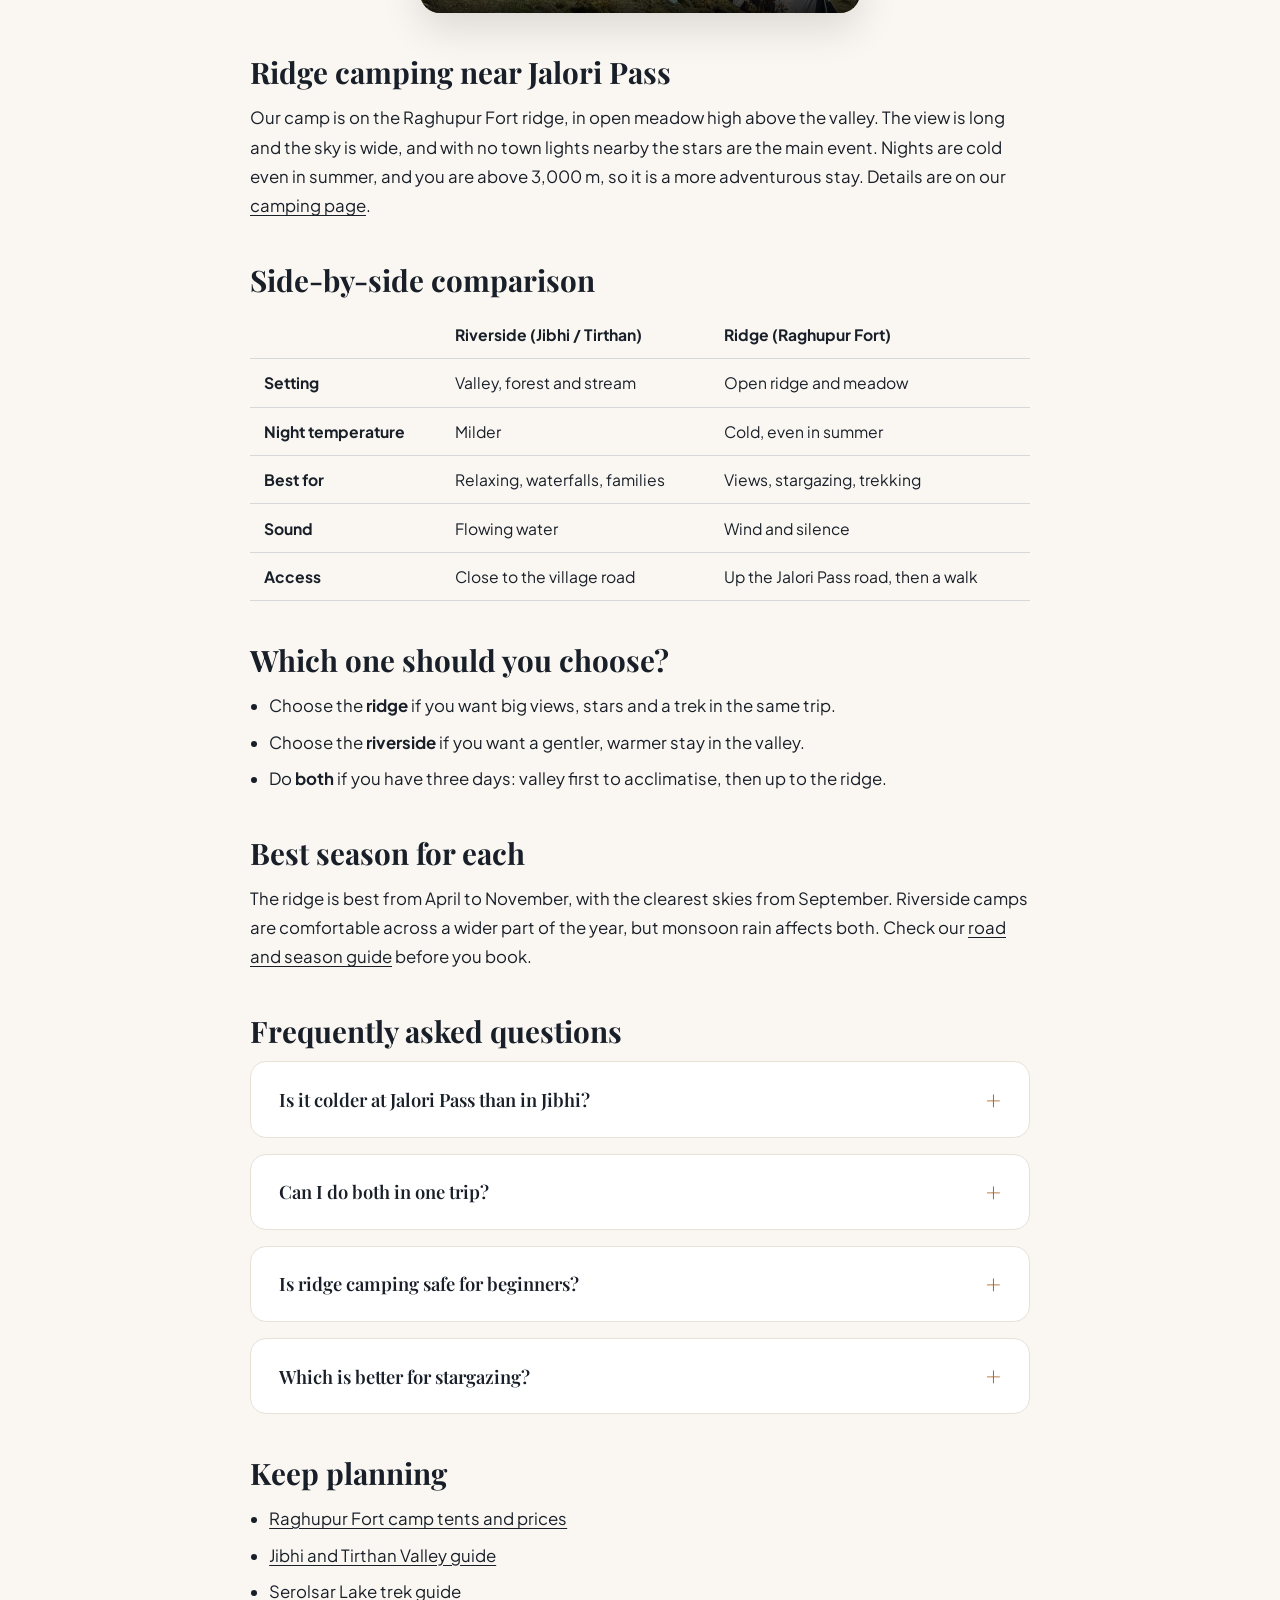
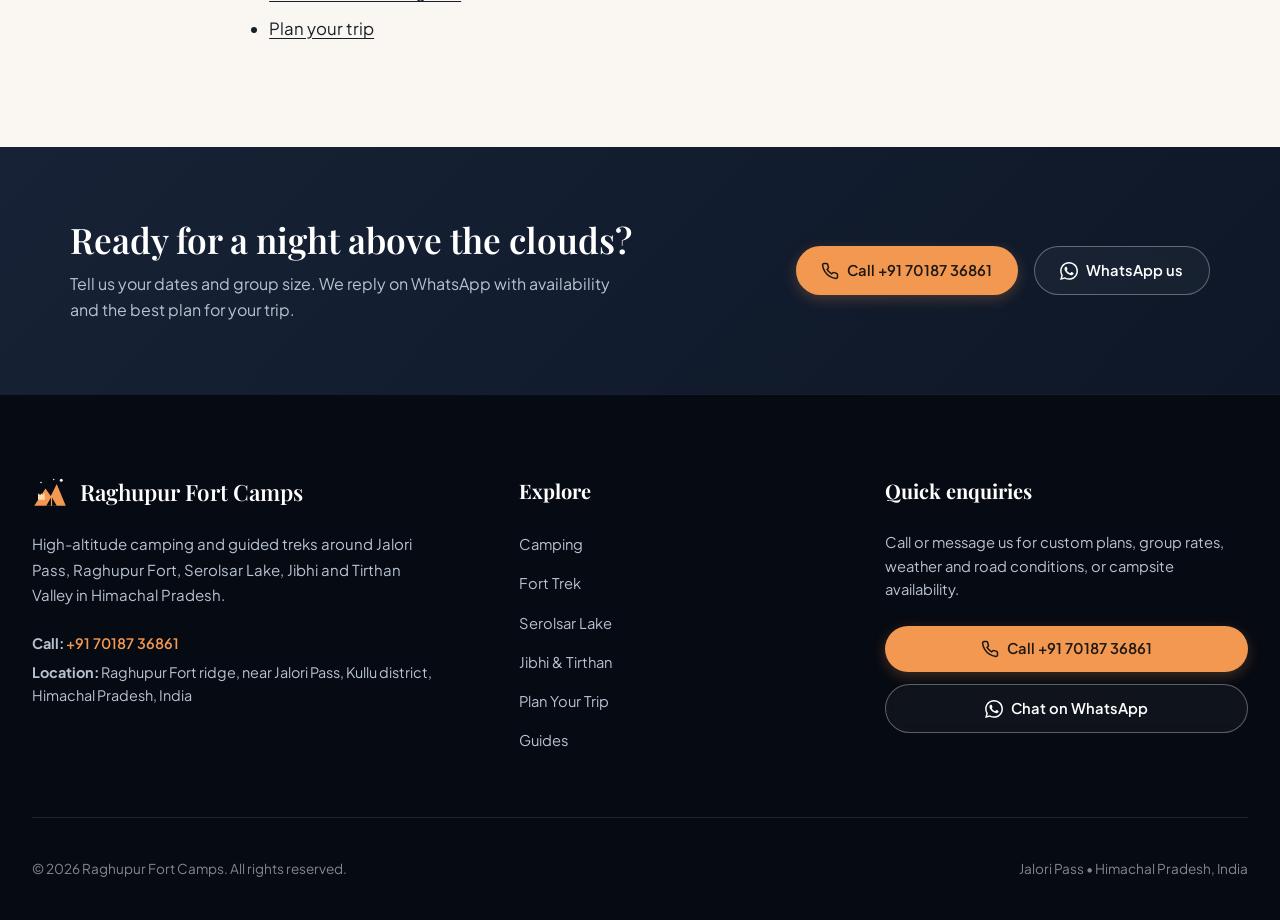
<file: camping-jalori-pass-vs-jibhi-riverside.html>
<!DOCTYPE html>
<html lang="en">
<head>
<meta charset="UTF-8">
<meta name="viewport" content="width=device-width, initial-scale=1.0">
<title>Camping Near Jalori Pass vs Riverside Camping in Jibhi</title>
<meta name="description" content="Compare ridge camping near Jalori Pass with riverside camps in Jibhi and Tirthan: views, nights, season, who each suits and how to combine both in one trip.">
<meta name="robots" content="index,follow,max-image-preview:large">
<link rel="canonical" href="https://www.raghupurcamps.com/camping-jalori-pass-vs-jibhi-riverside.html">
<link rel="alternate" hreflang="en-IN" href="https://www.raghupurcamps.com/camping-jalori-pass-vs-jibhi-riverside.html">
<link rel="alternate" hreflang="x-default" href="https://www.raghupurcamps.com/camping-jalori-pass-vs-jibhi-riverside.html">
<meta name="geo.region" content="IN-HP">
<meta name="geo.placename" content="Jalori Pass, Kullu, Himachal Pradesh">
<meta name="theme-color" content="#050a12">
<meta property="og:type" content="website">
<meta property="og:site_name" content="Raghupur Fort Camps">
<meta property="og:locale" content="en_IN">
<meta property="og:title" content="Camping Near Jalori Pass vs Riverside Camping in Jibhi">
<meta property="og:description" content="Compare ridge camping near Jalori Pass with riverside camps in Jibhi and Tirthan: views, nights, season, who each suits and how to combine both in one trip.">
<meta property="og:url" content="https://www.raghupurcamps.com/camping-jalori-pass-vs-jibhi-riverside.html">
<meta property="og:image" content="https://www.raghupurcamps.com/og-image.jpg">
<meta property="og:image:width" content="1200">
<meta property="og:image:height" content="630">
<meta property="og:image:alt" content="Raghupur Fort Camps: Milky Way over the camp ridge near Jalori Pass">
<meta name="twitter:card" content="summary_large_image">
<meta name="twitter:title" content="Camping Near Jalori Pass vs Riverside Camping in Jibhi">
<meta name="twitter:description" content="Compare ridge camping near Jalori Pass with riverside camps in Jibhi and Tirthan: views, nights, season, who each suits and how to combine both in one trip.">
<meta name="twitter:image" content="https://www.raghupurcamps.com/og-image.jpg">
<link rel="icon" href="favicon.svg" type="image/svg+xml">
<link rel="icon" href="logo.png" type="image/png" sizes="512x512">
<link rel="apple-touch-icon" href="apple-touch-icon.png">
<link rel="preconnect" href="https://fonts.googleapis.com">
<link rel="preconnect" href="https://fonts.gstatic.com" crossorigin>
<link href="https://fonts.googleapis.com/css2?family=Playfair+Display:ital,wght@0,500;0,600;0,700;1,400&amp;family=Plus+Jakarta+Sans:wght@400;500;600;700&amp;display=swap" rel="stylesheet">
<link rel="stylesheet" href="styles.css">
<script type="application/ld+json">{"@context": "https://schema.org", "@type": "BreadcrumbList", "itemListElement": [{"@type": "ListItem", "position": 1, "name": "Home", "item": "https://www.raghupurcamps.com/"}, {"@type": "ListItem", "position": 2, "name": "Guides", "item": "https://www.raghupurcamps.com/guides.html"}, {"@type": "ListItem", "position": 3, "name": "Ridge vs riverside camping", "item": "https://www.raghupurcamps.com/camping-jalori-pass-vs-jibhi-riverside.html"}]}</script>
<script type="application/ld+json">{"@context": "https://schema.org", "@type": "Article", "headline": "Jalori Pass ridge camping or Jibhi riverside camping?", "description": "Compare ridge camping near Jalori Pass with riverside camps in Jibhi and Tirthan: views, nights, season, who each suits and how to combine both in one trip.", "datePublished": "2026-11-20", "dateModified": "2026-11-20", "image": "https://www.raghupurcamps.com/images/raghupur-fort-camp-tents-himalayan-view.jpg", "inLanguage": "en-IN", "mainEntityOfPage": "https://www.raghupurcamps.com/camping-jalori-pass-vs-jibhi-riverside.html", "author": {"@type": "Organization", "name": "Raghupur Fort Camps", "url": "https://www.raghupurcamps.com/"}, "publisher": {"@type": "Organization", "name": "Raghupur Fort Camps", "logo": {"@type": "ImageObject", "url": "https://www.raghupurcamps.com/logo.png"}}}</script>
<script type="application/ld+json">{"@context": "https://schema.org", "@type": "FAQPage", "mainEntity": [{"@type": "Question", "name": "Is it colder at Jalori Pass than in Jibhi?", "acceptedAnswer": {"@type": "Answer", "text": "Yes. Jalori Pass and the ridge are above 3,000 m, so nights are noticeably colder than in the valley. Carry proper warm layers."}}, {"@type": "Question", "name": "Can I do both in one trip?", "acceptedAnswer": {"@type": "Answer", "text": "Yes. A common plan is a day or night in Jibhi or Tirthan, then a day trek and a camp night on the Raghupur Fort ridge."}}, {"@type": "Question", "name": "Is ridge camping safe for beginners?", "acceptedAnswer": {"@type": "Answer", "text": "Yes, with preparation. Walk slowly, drink water, dress warmly and tell our team if you feel unwell."}}, {"@type": "Question", "name": "Which is better for stargazing?", "acceptedAnswer": {"@type": "Answer", "text": "The ridge, because it is high, open and far from town lights."}}]}</script>
</head>
<body data-page="camping-jalori-pass-vs-jibhi-riverside.html">
<a class="skip-link" href="#main">Skip to content</a>
<header class="site-header" id="header">
  <div class="header-container">
    <a href="index.html" class="brand-logo" aria-label="Raghupur Fort Camps home"><svg class="brand-icon" viewBox="0 0 48 48" aria-hidden="true"><path d="M3 41 18 18l7 10 8-16 12 29z" fill="#f29851"/><path d="M19 41l7-12 7 12z" fill="#050a12"/><path d="M26 29v12" stroke="#f29851" stroke-width="1.6"/><path d="M8 33V25h2v1.5h1.5V25h2v1.5H15V25h2v8z" fill="#ffd9b0"/><circle cx="39" cy="7" r="2" fill="#eaf3ff"/><circle cx="29" cy="6" r="1" fill="#eaf3ff"/><circle cx="12" cy="10" r="1.1" fill="#eaf3ff"/></svg><span class="brand-name">Raghupur Fort Camps</span></a>
    <nav class="nav-menu" aria-label="Main"><a href="raghupur-fort-camping.html" class="nav-link">Camping</a><a href="raghupur-fort-trek.html" class="nav-link">Fort Trek</a><a href="serolsar-lake-trek.html" class="nav-link">Serolsar Lake</a><a href="jibhi-tirthan-valley.html" class="nav-link">Jibhi &amp; Tirthan</a><a href="plan-your-trip.html" class="nav-link">Plan Your Trip</a><a href="guides.html" class="nav-link" aria-current="page">Guides</a></nav>
    <div class="header-actions">
      <button type="button" class="btn btn-amber pill-btn header-book" data-book="custom">Book now</button>
      <button type="button" class="mobile-toggle" id="mobile-toggle" aria-label="Open menu" aria-expanded="false" aria-controls="mobile-drawer"><span></span><span></span><span></span></button>
    </div>
  </div>
</header>
<div class="drawer-overlay" id="drawer-overlay"></div>
<aside class="mobile-drawer" id="mobile-drawer" aria-label="Menu">
  <div class="drawer-header">
    <span class="brand-logo"><svg class="brand-icon" viewBox="0 0 48 48" aria-hidden="true"><path d="M3 41 18 18l7 10 8-16 12 29z" fill="#f29851"/><path d="M19 41l7-12 7 12z" fill="#050a12"/><path d="M26 29v12" stroke="#f29851" stroke-width="1.6"/><path d="M8 33V25h2v1.5h1.5V25h2v1.5H15V25h2v8z" fill="#ffd9b0"/><circle cx="39" cy="7" r="2" fill="#eaf3ff"/><circle cx="29" cy="6" r="1" fill="#eaf3ff"/><circle cx="12" cy="10" r="1.1" fill="#eaf3ff"/></svg><span>Raghupur Fort Camps</span></span>
    <button type="button" class="close-drawer" id="close-drawer" aria-label="Close menu">&times;</button>
  </div>
  <nav class="drawer-links" aria-label="Mobile"><a href="raghupur-fort-camping.html" class="drawer-link">Camping</a><a href="raghupur-fort-trek.html" class="drawer-link">Fort Trek</a><a href="serolsar-lake-trek.html" class="drawer-link">Serolsar Lake</a><a href="jibhi-tirthan-valley.html" class="drawer-link">Jibhi &amp; Tirthan</a><a href="plan-your-trip.html" class="drawer-link">Plan Your Trip</a><a href="guides.html" class="drawer-link" aria-current="page">Guides</a></nav>
  <div class="drawer-footer">
    <a href="tel:+917018736861" class="btn btn-amber pill-btn full-width"><svg class="btn-icon" viewBox="0 0 24 24" fill="none" stroke="currentColor" stroke-width="2" aria-hidden="true"><path d="M22 16.92v3a2 2 0 0 1-2.18 2 19.79 19.79 0 0 1-8.63-3.07 19.5 19.5 0 0 1-6-6 19.79 19.79 0 0 1-3.07-8.67A2 2 0 0 1 4.11 2h3a2 2 0 0 1 2 1.72 12.84 12.84 0 0 0 .7 2.81 2 2 0 0 1-.45 2.11L8.09 9.91a16 16 0 0 0 6 6l1.27-1.27a2 2 0 0 1 2.11-.45 12.84 12.84 0 0 0 2.81.7A2 2 0 0 1 22 16.92z"/></svg>Call +91 70187 36861</a>
    <a href="https://wa.me/917018736861?text=Hi%2C%20I%20would%20like%20to%20enquire%20about%20Raghupur%20Fort%20Camps%20and%20treks." target="_blank" rel="noopener noreferrer" class="btn btn-outline-white pill-btn full-width"><svg class="btn-icon" viewBox="0 0 24 24" fill="currentColor" aria-hidden="true"><path d="M.057 24l1.687-6.163c-1.041-1.804-1.588-3.849-1.587-5.946.003-6.556 5.338-11.891 11.893-11.891 3.181.001 6.167 1.24 8.413 3.488 2.245 2.248 3.481 5.236 3.48 8.414-.003 6.557-5.338 11.892-11.893 11.892-1.99-.001-3.951-.5-5.688-1.448l-6.305 1.654zm6.597-3.807c1.676.995 3.276 1.591 5.392 1.592 5.448 0 9.886-4.434 9.889-9.885.002-5.462-4.415-9.89-9.881-9.892-5.452 0-9.887 4.434-9.889 9.884-.001 2.225.651 3.891 1.746 5.634l-.999 3.648 3.742-.981zm11.387-5.464c-.074-.124-.272-.198-.57-.347-.297-.149-1.758-.868-2.031-.967-.272-.099-.47-.149-.669.149-.198.297-.768.967-.941 1.165-.173.198-.347.223-.644.074-.297-.149-1.255-.462-2.39-1.475-.883-.788-1.48-1.761-1.653-2.059-.173-.297-.018-.458.13-.606.134-.133.297-.347.446-.521.151-.172.2-.296.3-.495.099-.198.05-.372-.025-.521-.075-.148-.669-1.611-.916-2.206-.242-.579-.487-.501-.669-.51l-.57-.01c-.198 0-.52.074-.792.372s-1.04 1.016-1.04 2.479 1.065 2.876 1.213 3.074c.149.198 2.095 3.2 5.076 4.487.709.306 1.263.489 1.694.626.712.226 1.36.194 1.872.118.571-.085 1.758-.719 2.006-1.413.248-.695.248-1.29.173-1.414z"/></svg>Chat on WhatsApp</a>
  </div>
</aside>
<main id="main">
<section class="hero-section">
  <canvas id="starfield" class="star-canvas" aria-hidden="true"></canvas>
  <svg class="hero-ridge" viewBox="0 0 1440 170" preserveAspectRatio="none" aria-hidden="true">
    <path class="ridge-back" d="M0 170V96l90-36 100 42 120-70 110 62 130-52 120 66 140-80 130 70 110-46 120 60 120-54 150 62v100z"/>
    <path class="ridge-front" d="M0 170v-40l140-34 120 30 160-52 150 44 130-30 170 46 150-40 140 36 130-28 150 30v38z"/>
  </svg>
  <div class="hero-container">
    <nav class="hero-breadcrumbs" aria-label="Breadcrumb"><a href="index.html">Home</a><span class="breadcrumb-separator" aria-hidden="true">/</span><a href="guides.html">Guides</a><span class="breadcrumb-separator" aria-hidden="true">/</span><span class="breadcrumb-current" aria-current="page">Ridge vs riverside camping</span></nav>
    <p class="hero-kicker">Travel guide &bull; Jalori Pass</p>
    <h1 class="hero-title">Jalori Pass ridge camping or <span class="italic-accent">Jibhi riverside camping?</span></h1>
    <p class="hero-subtitle">Two different kinds of camp night in the same region.</p>
    <div class="hero-actions"><a href="tel:+917018736861" class="btn btn-amber pill-btn btn-hero"><svg class="btn-icon" viewBox="0 0 24 24" fill="none" stroke="currentColor" stroke-width="2" aria-hidden="true"><path d="M22 16.92v3a2 2 0 0 1-2.18 2 19.79 19.79 0 0 1-8.63-3.07 19.5 19.5 0 0 1-6-6 19.79 19.79 0 0 1-3.07-8.67A2 2 0 0 1 4.11 2h3a2 2 0 0 1 2 1.72 12.84 12.84 0 0 0 .7 2.81 2 2 0 0 1-.45 2.11L8.09 9.91a16 16 0 0 0 6 6l1.27-1.27a2 2 0 0 1 2.11-.45 12.84 12.84 0 0 0 2.81.7A2 2 0 0 1 22 16.92z"/></svg>Call +91 70187 36861</a><a href="https://wa.me/917018736861?text=Hi%2C%20I%20read%20your%20guide%20and%20would%20like%20to%20plan%20a%20trip." target="_blank" rel="noopener noreferrer" class="btn btn-outline-white pill-btn btn-hero"><svg class="btn-icon" viewBox="0 0 24 24" fill="currentColor" aria-hidden="true"><path d="M.057 24l1.687-6.163c-1.041-1.804-1.588-3.849-1.587-5.946.003-6.556 5.338-11.891 11.893-11.891 3.181.001 6.167 1.24 8.413 3.488 2.245 2.248 3.481 5.236 3.48 8.414-.003 6.557-5.338 11.892-11.893 11.892-1.99-.001-3.951-.5-5.688-1.448l-6.305 1.654zm6.597-3.807c1.676.995 3.276 1.591 5.392 1.592 5.448 0 9.886-4.434 9.889-9.885.002-5.462-4.415-9.89-9.881-9.892-5.452 0-9.887 4.434-9.889 9.884-.001 2.225.651 3.891 1.746 5.634l-.999 3.648 3.742-.981zm11.387-5.464c-.074-.124-.272-.198-.57-.347-.297-.149-1.758-.868-2.031-.967-.272-.099-.47-.149-.669.149-.198.297-.768.967-.941 1.165-.173.198-.347.223-.644.074-.297-.149-1.255-.462-2.39-1.475-.883-.788-1.48-1.761-1.653-2.059-.173-.297-.018-.458.13-.606.134-.133.297-.347.446-.521.151-.172.2-.296.3-.495.099-.198.05-.372-.025-.521-.075-.148-.669-1.611-.916-2.206-.242-.579-.487-.501-.669-.51l-.57-.01c-.198 0-.52.074-.792.372s-1.04 1.016-1.04 2.479 1.065 2.876 1.213 3.074c.149.198 2.095 3.2 5.076 4.487.709.306 1.263.489 1.694.626.712.226 1.36.194 1.872.118.571-.085 1.758-.719 2.006-1.413.248-.695.248-1.29.173-1.414z"/></svg>WhatsApp</a></div>
  </div>
</section>
<section class="editorial-section">
  <div class="content-container prose">
    <p class="editorial-lead">Camps around Jibhi and Tirthan Valley come in two broad styles: riverside camps low in the valley and high-altitude camps on ridges near Jalori Pass. They feel very different, so the right choice depends on the season, the sky you want and how cold you are willing to be.</p>
    <p class="prose-meta">By Raghupur Fort Camps &bull; Updated 20 Nov 2026</p>
    <section class="prose-section"><h2>Riverside camping in Jibhi and Tirthan</h2><p>Riverside camps sit at lower altitude beside a stream or river. You fall asleep to the sound of water, the nights are milder and the setting is forest and village. Many travellers pair them with waterfall walks and a visit to <a href="things-to-do-in-jibhi.html">Jibhi's sights</a>. The trade-off is less open sky, so wide mountain views and stargazing are more limited.</p></section><figure class="media-frame"><picture><source type="image/webp" srcset="images/raghupur-fort-camp-tents-himalayan-view-480.webp 480w, images/raghupur-fort-camp-tents-himalayan-view.webp 768w" sizes="(max-width: 768px) 100vw, 520px"><img src="images/raghupur-fort-camp-tents-himalayan-view.jpg" srcset="images/raghupur-fort-camp-tents-himalayan-view-480.jpg 480w, images/raghupur-fort-camp-tents-himalayan-view.jpg 768w" sizes="(max-width: 768px) 100vw, 520px" alt="Row of dome tents on the green ridge at Raghupur Fort camp with Himalayan peaks and clouds behind" width="768" height="1024" class="media-img" loading="lazy" decoding="async" onerror="this.closest('.media-frame').classList.add('img-failed')"></picture><figcaption class="media-caption"><span>Dome tents on the Raghupur Fort ridge</span><span class="badge">Our camp</span></figcaption></figure><section class="prose-section"><h2>Ridge camping near Jalori Pass</h2><p>Our camp is on the Raghupur Fort ridge, in open meadow high above the valley. The view is long and the sky is wide, and with no town lights nearby the stars are the main event. Nights are cold even in summer, and you are above 3,000 m, so it is a more adventurous stay. Details are on our <a href="raghupur-fort-camping.html">camping page</a>.</p></section><section class="prose-section"><h2>Side-by-side comparison</h2><div class="table-wrap"><table><thead><tr><th></th><th>Riverside (Jibhi / Tirthan)</th><th>Ridge (Raghupur Fort)</th></tr></thead><tbody><tr><th scope="row">Setting</th><td>Valley, forest and stream</td><td>Open ridge and meadow</td></tr><tr><th scope="row">Night temperature</th><td>Milder</td><td>Cold, even in summer</td></tr><tr><th scope="row">Best for</th><td>Relaxing, waterfalls, families</td><td>Views, stargazing, trekking</td></tr><tr><th scope="row">Sound</th><td>Flowing water</td><td>Wind and silence</td></tr><tr><th scope="row">Access</th><td>Close to the village road</td><td>Up the Jalori Pass road, then a walk</td></tr></tbody></table></div></section><section class="prose-section"><h2>Which one should you choose?</h2><ul><li>Choose the <strong>ridge</strong> if you want big views, stars and a trek in the same trip.</li><li>Choose the <strong>riverside</strong> if you want a gentler, warmer stay in the valley.</li><li>Do <strong>both</strong> if you have three days: valley first to acclimatise, then up to the ridge.</li></ul></section><section class="prose-section"><h2>Best season for each</h2><p>The ridge is best from April to November, with the clearest skies from September. Riverside camps are comfortable across a wider part of the year, but monsoon rain affects both. Check our <a href="jalori-pass-road-status-winter-closure.html">road and season guide</a> before you book.</p></section>
    <section class="prose-section"><h2>Frequently asked questions</h2><div class="faq-list"><details class="faq-item"><summary>Is it colder at Jalori Pass than in Jibhi?</summary><div class="faq-answer"><p>Yes. Jalori Pass and the ridge are above 3,000 m, so nights are noticeably colder than in the valley. Carry proper warm layers.</p></div></details><details class="faq-item"><summary>Can I do both in one trip?</summary><div class="faq-answer"><p>Yes. A common plan is a day or night in Jibhi or Tirthan, then a day trek and a camp night on the Raghupur Fort ridge.</p></div></details><details class="faq-item"><summary>Is ridge camping safe for beginners?</summary><div class="faq-answer"><p>Yes, with preparation. Walk slowly, drink water, dress warmly and tell our team if you feel unwell.</p></div></details><details class="faq-item"><summary>Which is better for stargazing?</summary><div class="faq-answer"><p>The ridge, because it is high, open and far from town lights.</p></div></details></div></section>
    <section class="prose-section"><h2>Keep planning</h2><ul class="prose-links"><li><a href="raghupur-fort-camping.html">Raghupur Fort camp tents and prices</a></li><li><a href="jibhi-tirthan-valley.html">Jibhi and Tirthan Valley guide</a></li><li><a href="serolsar-lake-trek-guide.html">Serolsar Lake trek guide</a></li><li><a href="plan-your-trip.html">Plan your trip</a></li></ul></section>
  </div>
</section>
<section class="cta-band"><div class="content-container cta-inner"><div><h2>Ready for a night above the clouds?</h2><p>Tell us your dates and group size. We reply on WhatsApp with availability and the best plan for your trip.</p></div><div class="cta-actions"><a href="tel:+917018736861" class="btn btn-amber pill-btn"><svg class="btn-icon" viewBox="0 0 24 24" fill="none" stroke="currentColor" stroke-width="2" aria-hidden="true"><path d="M22 16.92v3a2 2 0 0 1-2.18 2 19.79 19.79 0 0 1-8.63-3.07 19.5 19.5 0 0 1-6-6 19.79 19.79 0 0 1-3.07-8.67A2 2 0 0 1 4.11 2h3a2 2 0 0 1 2 1.72 12.84 12.84 0 0 0 .7 2.81 2 2 0 0 1-.45 2.11L8.09 9.91a16 16 0 0 0 6 6l1.27-1.27a2 2 0 0 1 2.11-.45 12.84 12.84 0 0 0 2.81.7A2 2 0 0 1 22 16.92z"/></svg>Call +91 70187 36861</a><a href="https://wa.me/917018736861?text=Hi%2C%20I%20would%20like%20to%20plan%20a%20trip%20to%20Raghupur%20Fort%20Camps." target="_blank" rel="noopener noreferrer" class="btn btn-outline-white pill-btn"><svg class="btn-icon" viewBox="0 0 24 24" fill="currentColor" aria-hidden="true"><path d="M.057 24l1.687-6.163c-1.041-1.804-1.588-3.849-1.587-5.946.003-6.556 5.338-11.891 11.893-11.891 3.181.001 6.167 1.24 8.413 3.488 2.245 2.248 3.481 5.236 3.48 8.414-.003 6.557-5.338 11.892-11.893 11.892-1.99-.001-3.951-.5-5.688-1.448l-6.305 1.654zm6.597-3.807c1.676.995 3.276 1.591 5.392 1.592 5.448 0 9.886-4.434 9.889-9.885.002-5.462-4.415-9.89-9.881-9.892-5.452 0-9.887 4.434-9.889 9.884-.001 2.225.651 3.891 1.746 5.634l-.999 3.648 3.742-.981zm11.387-5.464c-.074-.124-.272-.198-.57-.347-.297-.149-1.758-.868-2.031-.967-.272-.099-.47-.149-.669.149-.198.297-.768.967-.941 1.165-.173.198-.347.223-.644.074-.297-.149-1.255-.462-2.39-1.475-.883-.788-1.48-1.761-1.653-2.059-.173-.297-.018-.458.13-.606.134-.133.297-.347.446-.521.151-.172.2-.296.3-.495.099-.198.05-.372-.025-.521-.075-.148-.669-1.611-.916-2.206-.242-.579-.487-.501-.669-.51l-.57-.01c-.198 0-.52.074-.792.372s-1.04 1.016-1.04 2.479 1.065 2.876 1.213 3.074c.149.198 2.095 3.2 5.076 4.487.709.306 1.263.489 1.694.626.712.226 1.36.194 1.872.118.571-.085 1.758-.719 2.006-1.413.248-.695.248-1.29.173-1.414z"/></svg>WhatsApp us</a></div></div></section>
</main>
<footer class="site-footer">
  <div class="footer-container">
    <div class="footer-grid">
      <div class="footer-col">
        <div class="footer-brand"><svg class="brand-icon" viewBox="0 0 48 48" aria-hidden="true"><path d="M3 41 18 18l7 10 8-16 12 29z" fill="#f29851"/><path d="M19 41l7-12 7 12z" fill="#050a12"/><path d="M26 29v12" stroke="#f29851" stroke-width="1.6"/><path d="M8 33V25h2v1.5h1.5V25h2v1.5H15V25h2v8z" fill="#ffd9b0"/><circle cx="39" cy="7" r="2" fill="#eaf3ff"/><circle cx="29" cy="6" r="1" fill="#eaf3ff"/><circle cx="12" cy="10" r="1.1" fill="#eaf3ff"/></svg><span>Raghupur Fort Camps</span></div>
        <p class="footer-desc">High-altitude camping and guided treks around Jalori Pass, Raghupur Fort, Serolsar Lake, Jibhi and Tirthan Valley in Himachal Pradesh.</p>
        <div class="footer-contacts">
          <p><strong>Call:</strong> <a href="tel:+917018736861">+91 70187 36861</a></p>
          <p><strong>Location:</strong> Raghupur Fort ridge, near Jalori Pass, Kullu district, Himachal Pradesh, India</p>
        </div>
      </div>
      <div class="footer-col">
        <h2 class="footer-heading">Explore</h2>
        <ul class="footer-links"><li><a href="raghupur-fort-camping.html">Camping</a></li><li><a href="raghupur-fort-trek.html">Fort Trek</a></li><li><a href="serolsar-lake-trek.html">Serolsar Lake</a></li><li><a href="jibhi-tirthan-valley.html">Jibhi &amp; Tirthan</a></li><li><a href="plan-your-trip.html">Plan Your Trip</a></li><li><a href="guides.html">Guides</a></li></ul>
      </div>
      <div class="footer-col">
        <h2 class="footer-heading">Quick enquiries</h2>
        <p class="footer-small">Call or message us for custom plans, group rates, weather and road conditions, or campsite availability.</p>
        <div class="footer-cta-stack">
          <a href="tel:+917018736861" class="btn btn-amber pill-btn full-width"><svg class="btn-icon" viewBox="0 0 24 24" fill="none" stroke="currentColor" stroke-width="2" aria-hidden="true"><path d="M22 16.92v3a2 2 0 0 1-2.18 2 19.79 19.79 0 0 1-8.63-3.07 19.5 19.5 0 0 1-6-6 19.79 19.79 0 0 1-3.07-8.67A2 2 0 0 1 4.11 2h3a2 2 0 0 1 2 1.72 12.84 12.84 0 0 0 .7 2.81 2 2 0 0 1-.45 2.11L8.09 9.91a16 16 0 0 0 6 6l1.27-1.27a2 2 0 0 1 2.11-.45 12.84 12.84 0 0 0 2.81.7A2 2 0 0 1 22 16.92z"/></svg>Call +91 70187 36861</a>
          <a href="https://wa.me/917018736861?text=Hi%2C%20I%20would%20like%20to%20enquire%20about%20camping%20and%20trekking." target="_blank" rel="noopener noreferrer" class="btn btn-outline-white pill-btn full-width"><svg class="btn-icon" viewBox="0 0 24 24" fill="currentColor" aria-hidden="true"><path d="M.057 24l1.687-6.163c-1.041-1.804-1.588-3.849-1.587-5.946.003-6.556 5.338-11.891 11.893-11.891 3.181.001 6.167 1.24 8.413 3.488 2.245 2.248 3.481 5.236 3.48 8.414-.003 6.557-5.338 11.892-11.893 11.892-1.99-.001-3.951-.5-5.688-1.448l-6.305 1.654zm6.597-3.807c1.676.995 3.276 1.591 5.392 1.592 5.448 0 9.886-4.434 9.889-9.885.002-5.462-4.415-9.89-9.881-9.892-5.452 0-9.887 4.434-9.889 9.884-.001 2.225.651 3.891 1.746 5.634l-.999 3.648 3.742-.981zm11.387-5.464c-.074-.124-.272-.198-.57-.347-.297-.149-1.758-.868-2.031-.967-.272-.099-.47-.149-.669.149-.198.297-.768.967-.941 1.165-.173.198-.347.223-.644.074-.297-.149-1.255-.462-2.39-1.475-.883-.788-1.48-1.761-1.653-2.059-.173-.297-.018-.458.13-.606.134-.133.297-.347.446-.521.151-.172.2-.296.3-.495.099-.198.05-.372-.025-.521-.075-.148-.669-1.611-.916-2.206-.242-.579-.487-.501-.669-.51l-.57-.01c-.198 0-.52.074-.792.372s-1.04 1.016-1.04 2.479 1.065 2.876 1.213 3.074c.149.198 2.095 3.2 5.076 4.487.709.306 1.263.489 1.694.626.712.226 1.36.194 1.872.118.571-.085 1.758-.719 2.006-1.413.248-.695.248-1.29.173-1.414z"/></svg>Chat on WhatsApp</a>
        </div>
      </div>
    </div>
    <div class="footer-bottom">
      <p>&copy; 2026 Raghupur Fort Camps. All rights reserved.</p>
      <p>Jalori Pass &bull; Himachal Pradesh, India</p>
    </div>
  </div>
</footer>
<div class="floating-quick-bar">
  <a href="tel:+917018736861" class="quick-btn quick-call"><svg class="btn-icon" viewBox="0 0 24 24" fill="none" stroke="currentColor" stroke-width="2" aria-hidden="true"><path d="M22 16.92v3a2 2 0 0 1-2.18 2 19.79 19.79 0 0 1-8.63-3.07 19.5 19.5 0 0 1-6-6 19.79 19.79 0 0 1-3.07-8.67A2 2 0 0 1 4.11 2h3a2 2 0 0 1 2 1.72 12.84 12.84 0 0 0 .7 2.81 2 2 0 0 1-.45 2.11L8.09 9.91a16 16 0 0 0 6 6l1.27-1.27a2 2 0 0 1 2.11-.45 12.84 12.84 0 0 0 2.81.7A2 2 0 0 1 22 16.92z"/></svg><span>Call</span></a>
  <a href="https://wa.me/917018736861?text=Hi%2C%20I%20am%20interested%20in%20Raghupur%20Fort%20Camps%20and%20treks." target="_blank" rel="noopener noreferrer" class="quick-btn quick-whatsapp"><svg class="btn-icon" viewBox="0 0 24 24" fill="currentColor" aria-hidden="true"><path d="M.057 24l1.687-6.163c-1.041-1.804-1.588-3.849-1.587-5.946.003-6.556 5.338-11.891 11.893-11.891 3.181.001 6.167 1.24 8.413 3.488 2.245 2.248 3.481 5.236 3.48 8.414-.003 6.557-5.338 11.892-11.893 11.892-1.99-.001-3.951-.5-5.688-1.448l-6.305 1.654zm6.597-3.807c1.676.995 3.276 1.591 5.392 1.592 5.448 0 9.886-4.434 9.889-9.885.002-5.462-4.415-9.89-9.881-9.892-5.452 0-9.887 4.434-9.889 9.884-.001 2.225.651 3.891 1.746 5.634l-.999 3.648 3.742-.981zm11.387-5.464c-.074-.124-.272-.198-.57-.347-.297-.149-1.758-.868-2.031-.967-.272-.099-.47-.149-.669.149-.198.297-.768.967-.941 1.165-.173.198-.347.223-.644.074-.297-.149-1.255-.462-2.39-1.475-.883-.788-1.48-1.761-1.653-2.059-.173-.297-.018-.458.13-.606.134-.133.297-.347.446-.521.151-.172.2-.296.3-.495.099-.198.05-.372-.025-.521-.075-.148-.669-1.611-.916-2.206-.242-.579-.487-.501-.669-.51l-.57-.01c-.198 0-.52.074-.792.372s-1.04 1.016-1.04 2.479 1.065 2.876 1.213 3.074c.149.198 2.095 3.2 5.076 4.487.709.306 1.263.489 1.694.626.712.226 1.36.194 1.872.118.571-.085 1.758-.719 2.006-1.413.248-.695.248-1.29.173-1.414z"/></svg><span>WhatsApp</span></a>
</div>
<dialog id="booking-dialog" class="booking-dialog" aria-labelledby="booking-title">
  <button type="button" class="modal-close" data-close-dialog aria-label="Close booking form">&times;</button>
  <div class="modal-header">
    <span class="modal-kicker">Booking enquiry</span>
    <h2 class="modal-title" id="booking-title">Book your Himalayan experience</h2>
    <p class="modal-desc">Send your details and we will confirm availability on WhatsApp.</p>
  </div>
  <form id="booking-form">
    <div class="form-group">
      <label for="form-package">Experience</label>
      <select id="form-package" name="package" class="form-control" required><option value="serolsar-day">Serolsar Lake guided day trek</option><option value="serolsar-combo">Serolsar + Raghupur Fort camp (2D / 1N)</option><option value="camp-standard">Camping: standard alpine dome tent</option><option value="camp-luxury">Camping: luxury meadow tent</option><option value="camp-astro">Camping: astrophile private setup</option><option value="fort-trek">Raghupur Fort trek with guide</option><option value="circuit">Full Seraj Valley circuit (3D / 2N)</option><option value="jibhi">Jibhi &amp; Tirthan Valley trip</option><option value="custom">Custom group / general enquiry</option></select>
    </div>
    <div class="form-row">
      <div class="form-group">
        <label for="form-name">Your name</label>
        <input type="text" id="form-name" name="name" class="form-control" placeholder="e.g. Rahul Sharma" autocomplete="name" required>
      </div>
      <div class="form-group">
        <label for="form-phone">Phone / WhatsApp</label>
        <input type="tel" id="form-phone" name="phone" class="form-control" placeholder="+91 XXXXX XXXXX" autocomplete="tel" inputmode="tel" pattern="[0-9+\s\-]{8,16}" title="Enter a valid phone number" required>
      </div>
    </div>
    <div class="form-row">
      <div class="form-group">
        <label for="form-date">Travel date</label>
        <input type="date" id="form-date" name="date" class="form-control" required>
      </div>
      <div class="form-group">
        <label for="form-guests">Guests</label>
        <select id="form-guests" name="guests" class="form-control">
          <option value="1">1 person</option>
          <option value="2" selected>2 people</option>
          <option value="3-5">3 to 5 people</option>
          <option value="6-10">6 to 10 people</option>
          <option value="10+">More than 10</option>
        </select>
      </div>
    </div>
    <div class="form-group">
      <label for="form-notes">Questions or requests <span class="optional">(optional)</span></label>
      <textarea id="form-notes" name="notes" class="form-control" rows="2" placeholder="Pickup from Aut or Bhuntar, food preferences, etc."></textarea>
    </div>
    <div class="modal-actions">
      <button type="submit" class="btn btn-amber pill-btn full-width">Send enquiry on WhatsApp</button>
      <a href="tel:+917018736861" class="btn btn-outline-dark pill-btn full-width">Or call +91 70187 36861</a>
    </div>
  </form>
</dialog>
<script src="app.js" defer></script>
</body>
</html>
</file>
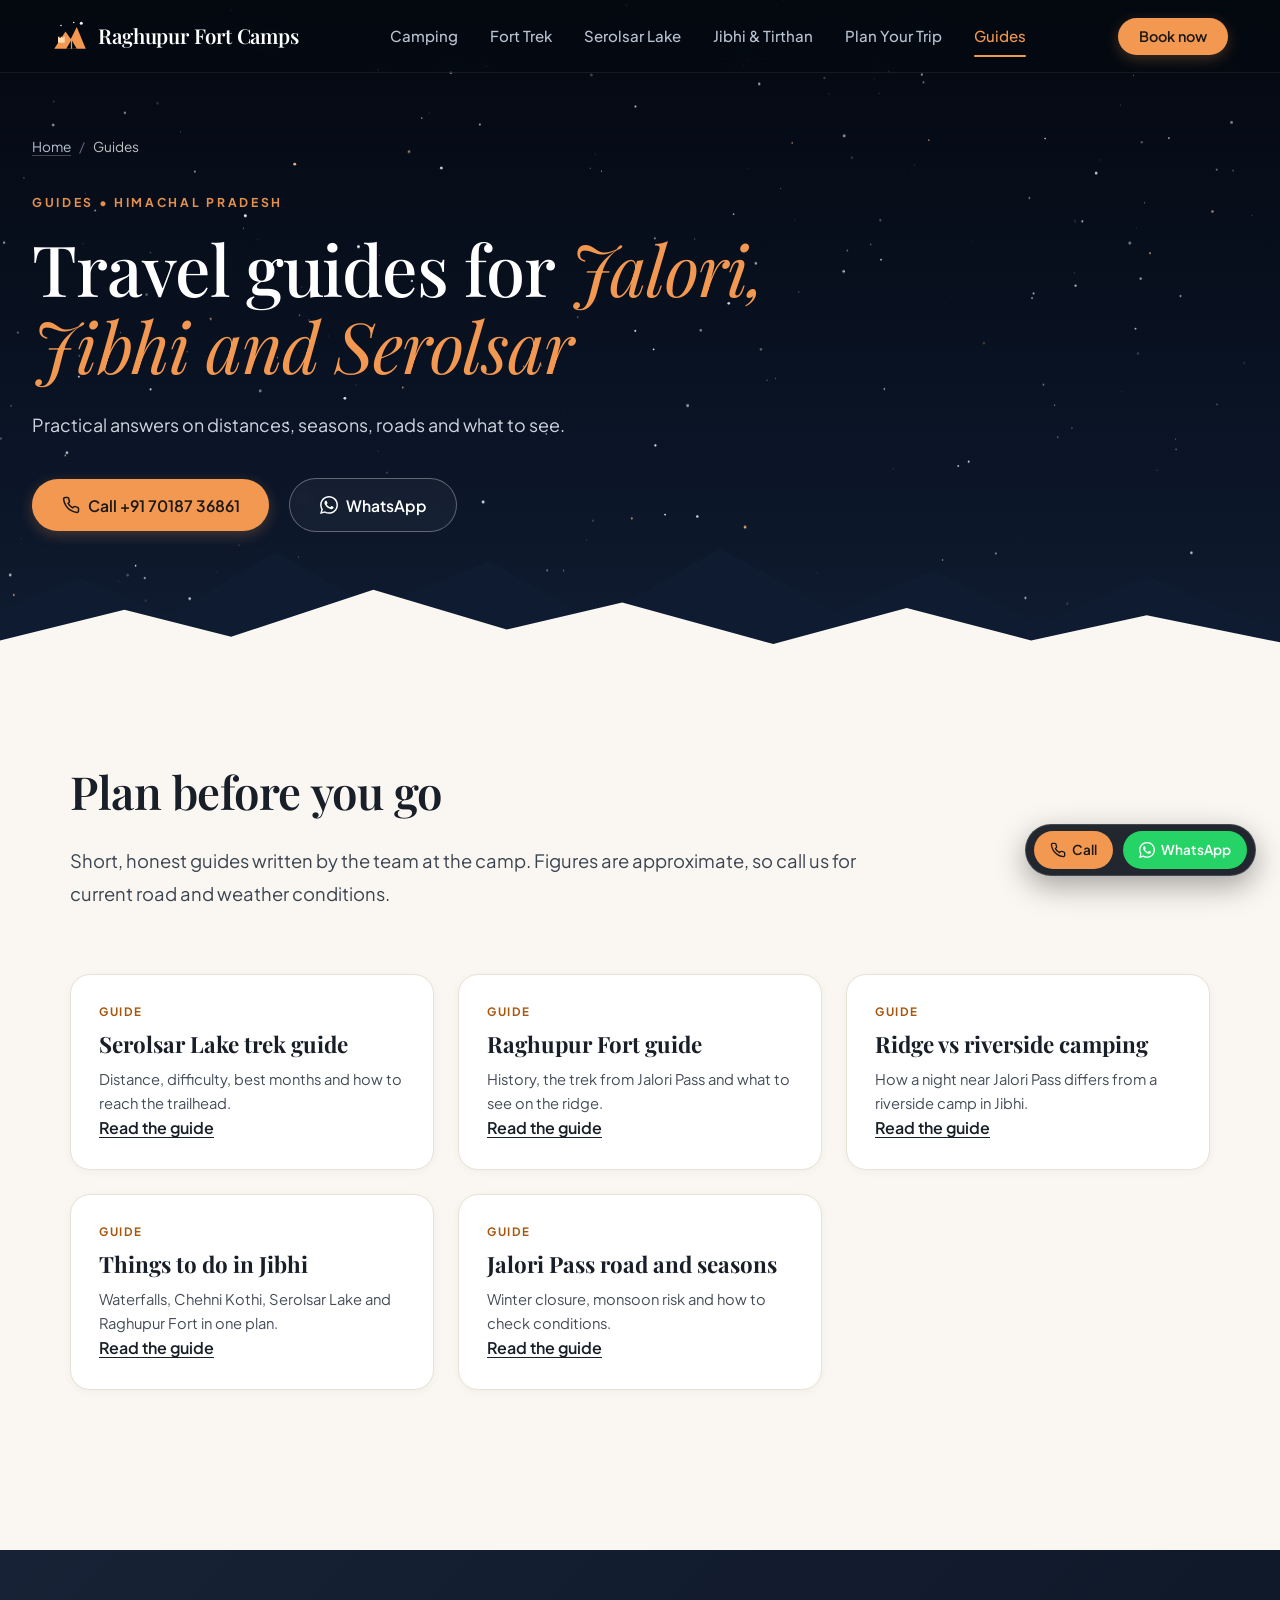
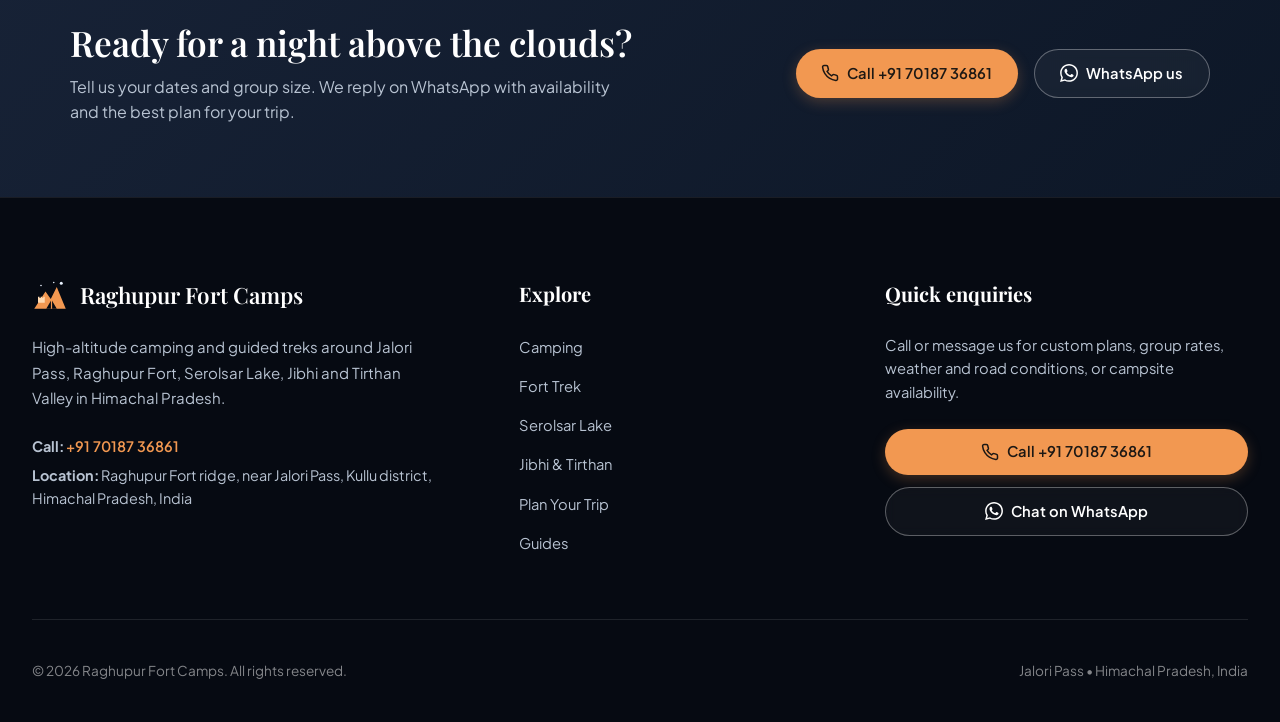
<file: guides.html>
<!DOCTYPE html>
<html lang="en">
<head>
<meta charset="UTF-8">
<meta name="viewport" content="width=device-width, initial-scale=1.0">
<title>Travel Guides: Jalori Pass, Serolsar Lake, Jibhi</title>
<meta name="description" content="Travel guides for Jalori Pass, Raghupur Fort, Serolsar Lake and Jibhi: distances, difficulty, seasons, road conditions and things to do.">
<meta name="robots" content="index,follow,max-image-preview:large">
<link rel="canonical" href="https://www.raghupurcamps.com/guides.html">
<link rel="alternate" hreflang="en-IN" href="https://www.raghupurcamps.com/guides.html">
<link rel="alternate" hreflang="x-default" href="https://www.raghupurcamps.com/guides.html">
<meta name="geo.region" content="IN-HP">
<meta name="geo.placename" content="Jalori Pass, Kullu, Himachal Pradesh">
<meta name="theme-color" content="#050a12">
<meta property="og:type" content="website">
<meta property="og:site_name" content="Raghupur Fort Camps">
<meta property="og:locale" content="en_IN">
<meta property="og:title" content="Travel Guides: Jalori Pass, Serolsar Lake, Jibhi">
<meta property="og:description" content="Travel guides for Jalori Pass, Raghupur Fort, Serolsar Lake and Jibhi: distances, difficulty, seasons, road conditions and things to do.">
<meta property="og:url" content="https://www.raghupurcamps.com/guides.html">
<meta property="og:image" content="https://www.raghupurcamps.com/og-image.jpg">
<meta property="og:image:width" content="1200">
<meta property="og:image:height" content="630">
<meta property="og:image:alt" content="Raghupur Fort Camps: Milky Way over the camp ridge near Jalori Pass">
<meta name="twitter:card" content="summary_large_image">
<meta name="twitter:title" content="Travel Guides: Jalori Pass, Serolsar Lake, Jibhi">
<meta name="twitter:description" content="Travel guides for Jalori Pass, Raghupur Fort, Serolsar Lake and Jibhi: distances, difficulty, seasons, road conditions and things to do.">
<meta name="twitter:image" content="https://www.raghupurcamps.com/og-image.jpg">
<link rel="icon" href="favicon.svg" type="image/svg+xml">
<link rel="icon" href="logo.png" type="image/png" sizes="512x512">
<link rel="apple-touch-icon" href="apple-touch-icon.png">
<link rel="preconnect" href="https://fonts.googleapis.com">
<link rel="preconnect" href="https://fonts.gstatic.com" crossorigin>
<link href="https://fonts.googleapis.com/css2?family=Playfair+Display:ital,wght@0,500;0,600;0,700;1,400&amp;family=Plus+Jakarta+Sans:wght@400;500;600;700&amp;display=swap" rel="stylesheet">
<link rel="stylesheet" href="styles.css">
<script type="application/ld+json">{"@context": "https://schema.org", "@type": "BreadcrumbList", "itemListElement": [{"@type": "ListItem", "position": 1, "name": "Home", "item": "https://www.raghupurcamps.com/"}, {"@type": "ListItem", "position": 2, "name": "Guides", "item": "https://www.raghupurcamps.com/guides.html"}]}</script>
</head>
<body data-page="guides.html">
<a class="skip-link" href="#main">Skip to content</a>
<header class="site-header" id="header">
  <div class="header-container">
    <a href="index.html" class="brand-logo" aria-label="Raghupur Fort Camps home"><svg class="brand-icon" viewBox="0 0 48 48" aria-hidden="true"><path d="M3 41 18 18l7 10 8-16 12 29z" fill="#f29851"/><path d="M19 41l7-12 7 12z" fill="#050a12"/><path d="M26 29v12" stroke="#f29851" stroke-width="1.6"/><path d="M8 33V25h2v1.5h1.5V25h2v1.5H15V25h2v8z" fill="#ffd9b0"/><circle cx="39" cy="7" r="2" fill="#eaf3ff"/><circle cx="29" cy="6" r="1" fill="#eaf3ff"/><circle cx="12" cy="10" r="1.1" fill="#eaf3ff"/></svg><span class="brand-name">Raghupur Fort Camps</span></a>
    <nav class="nav-menu" aria-label="Main"><a href="raghupur-fort-camping.html" class="nav-link">Camping</a><a href="raghupur-fort-trek.html" class="nav-link">Fort Trek</a><a href="serolsar-lake-trek.html" class="nav-link">Serolsar Lake</a><a href="jibhi-tirthan-valley.html" class="nav-link">Jibhi &amp; Tirthan</a><a href="plan-your-trip.html" class="nav-link">Plan Your Trip</a><a href="guides.html" class="nav-link" aria-current="page">Guides</a></nav>
    <div class="header-actions">
      <button type="button" class="btn btn-amber pill-btn header-book" data-book="custom">Book now</button>
      <button type="button" class="mobile-toggle" id="mobile-toggle" aria-label="Open menu" aria-expanded="false" aria-controls="mobile-drawer"><span></span><span></span><span></span></button>
    </div>
  </div>
</header>
<div class="drawer-overlay" id="drawer-overlay"></div>
<aside class="mobile-drawer" id="mobile-drawer" aria-label="Menu">
  <div class="drawer-header">
    <span class="brand-logo"><svg class="brand-icon" viewBox="0 0 48 48" aria-hidden="true"><path d="M3 41 18 18l7 10 8-16 12 29z" fill="#f29851"/><path d="M19 41l7-12 7 12z" fill="#050a12"/><path d="M26 29v12" stroke="#f29851" stroke-width="1.6"/><path d="M8 33V25h2v1.5h1.5V25h2v1.5H15V25h2v8z" fill="#ffd9b0"/><circle cx="39" cy="7" r="2" fill="#eaf3ff"/><circle cx="29" cy="6" r="1" fill="#eaf3ff"/><circle cx="12" cy="10" r="1.1" fill="#eaf3ff"/></svg><span>Raghupur Fort Camps</span></span>
    <button type="button" class="close-drawer" id="close-drawer" aria-label="Close menu">&times;</button>
  </div>
  <nav class="drawer-links" aria-label="Mobile"><a href="raghupur-fort-camping.html" class="drawer-link">Camping</a><a href="raghupur-fort-trek.html" class="drawer-link">Fort Trek</a><a href="serolsar-lake-trek.html" class="drawer-link">Serolsar Lake</a><a href="jibhi-tirthan-valley.html" class="drawer-link">Jibhi &amp; Tirthan</a><a href="plan-your-trip.html" class="drawer-link">Plan Your Trip</a><a href="guides.html" class="drawer-link" aria-current="page">Guides</a></nav>
  <div class="drawer-footer">
    <a href="tel:+917018736861" class="btn btn-amber pill-btn full-width"><svg class="btn-icon" viewBox="0 0 24 24" fill="none" stroke="currentColor" stroke-width="2" aria-hidden="true"><path d="M22 16.92v3a2 2 0 0 1-2.18 2 19.79 19.79 0 0 1-8.63-3.07 19.5 19.5 0 0 1-6-6 19.79 19.79 0 0 1-3.07-8.67A2 2 0 0 1 4.11 2h3a2 2 0 0 1 2 1.72 12.84 12.84 0 0 0 .7 2.81 2 2 0 0 1-.45 2.11L8.09 9.91a16 16 0 0 0 6 6l1.27-1.27a2 2 0 0 1 2.11-.45 12.84 12.84 0 0 0 2.81.7A2 2 0 0 1 22 16.92z"/></svg>Call +91 70187 36861</a>
    <a href="https://wa.me/917018736861?text=Hi%2C%20I%20would%20like%20to%20enquire%20about%20Raghupur%20Fort%20Camps%20and%20treks." target="_blank" rel="noopener noreferrer" class="btn btn-outline-white pill-btn full-width"><svg class="btn-icon" viewBox="0 0 24 24" fill="currentColor" aria-hidden="true"><path d="M.057 24l1.687-6.163c-1.041-1.804-1.588-3.849-1.587-5.946.003-6.556 5.338-11.891 11.893-11.891 3.181.001 6.167 1.24 8.413 3.488 2.245 2.248 3.481 5.236 3.48 8.414-.003 6.557-5.338 11.892-11.893 11.892-1.99-.001-3.951-.5-5.688-1.448l-6.305 1.654zm6.597-3.807c1.676.995 3.276 1.591 5.392 1.592 5.448 0 9.886-4.434 9.889-9.885.002-5.462-4.415-9.89-9.881-9.892-5.452 0-9.887 4.434-9.889 9.884-.001 2.225.651 3.891 1.746 5.634l-.999 3.648 3.742-.981zm11.387-5.464c-.074-.124-.272-.198-.57-.347-.297-.149-1.758-.868-2.031-.967-.272-.099-.47-.149-.669.149-.198.297-.768.967-.941 1.165-.173.198-.347.223-.644.074-.297-.149-1.255-.462-2.39-1.475-.883-.788-1.48-1.761-1.653-2.059-.173-.297-.018-.458.13-.606.134-.133.297-.347.446-.521.151-.172.2-.296.3-.495.099-.198.05-.372-.025-.521-.075-.148-.669-1.611-.916-2.206-.242-.579-.487-.501-.669-.51l-.57-.01c-.198 0-.52.074-.792.372s-1.04 1.016-1.04 2.479 1.065 2.876 1.213 3.074c.149.198 2.095 3.2 5.076 4.487.709.306 1.263.489 1.694.626.712.226 1.36.194 1.872.118.571-.085 1.758-.719 2.006-1.413.248-.695.248-1.29.173-1.414z"/></svg>Chat on WhatsApp</a>
  </div>
</aside>
<main id="main">
<section class="hero-section">
  <canvas id="starfield" class="star-canvas" aria-hidden="true"></canvas>
  <svg class="hero-ridge" viewBox="0 0 1440 170" preserveAspectRatio="none" aria-hidden="true">
    <path class="ridge-back" d="M0 170V96l90-36 100 42 120-70 110 62 130-52 120 66 140-80 130 70 110-46 120 60 120-54 150 62v100z"/>
    <path class="ridge-front" d="M0 170v-40l140-34 120 30 160-52 150 44 130-30 170 46 150-40 140 36 130-28 150 30v38z"/>
  </svg>
  <div class="hero-container">
    <nav class="hero-breadcrumbs" aria-label="Breadcrumb"><a href="index.html">Home</a><span class="breadcrumb-separator" aria-hidden="true">/</span><span class="breadcrumb-current" aria-current="page">Guides</span></nav>
    <p class="hero-kicker">Guides &bull; Himachal Pradesh</p>
    <h1 class="hero-title">Travel guides for <span class="italic-accent">Jalori, Jibhi and Serolsar</span></h1>
    <p class="hero-subtitle">Practical answers on distances, seasons, roads and what to see.</p>
    <div class="hero-actions"><a href="tel:+917018736861" class="btn btn-amber pill-btn btn-hero"><svg class="btn-icon" viewBox="0 0 24 24" fill="none" stroke="currentColor" stroke-width="2" aria-hidden="true"><path d="M22 16.92v3a2 2 0 0 1-2.18 2 19.79 19.79 0 0 1-8.63-3.07 19.5 19.5 0 0 1-6-6 19.79 19.79 0 0 1-3.07-8.67A2 2 0 0 1 4.11 2h3a2 2 0 0 1 2 1.72 12.84 12.84 0 0 0 .7 2.81 2 2 0 0 1-.45 2.11L8.09 9.91a16 16 0 0 0 6 6l1.27-1.27a2 2 0 0 1 2.11-.45 12.84 12.84 0 0 0 2.81.7A2 2 0 0 1 22 16.92z"/></svg>Call +91 70187 36861</a><a href="https://wa.me/917018736861?text=Hi%2C%20I%20have%20a%20question%20about%20visiting%20Jalori%20Pass%20and%20Raghupur%20Fort." target="_blank" rel="noopener noreferrer" class="btn btn-outline-white pill-btn btn-hero"><svg class="btn-icon" viewBox="0 0 24 24" fill="currentColor" aria-hidden="true"><path d="M.057 24l1.687-6.163c-1.041-1.804-1.588-3.849-1.587-5.946.003-6.556 5.338-11.891 11.893-11.891 3.181.001 6.167 1.24 8.413 3.488 2.245 2.248 3.481 5.236 3.48 8.414-.003 6.557-5.338 11.892-11.893 11.892-1.99-.001-3.951-.5-5.688-1.448l-6.305 1.654zm6.597-3.807c1.676.995 3.276 1.591 5.392 1.592 5.448 0 9.886-4.434 9.889-9.885.002-5.462-4.415-9.89-9.881-9.892-5.452 0-9.887 4.434-9.889 9.884-.001 2.225.651 3.891 1.746 5.634l-.999 3.648 3.742-.981zm11.387-5.464c-.074-.124-.272-.198-.57-.347-.297-.149-1.758-.868-2.031-.967-.272-.099-.47-.149-.669.149-.198.297-.768.967-.941 1.165-.173.198-.347.223-.644.074-.297-.149-1.255-.462-2.39-1.475-.883-.788-1.48-1.761-1.653-2.059-.173-.297-.018-.458.13-.606.134-.133.297-.347.446-.521.151-.172.2-.296.3-.495.099-.198.05-.372-.025-.521-.075-.148-.669-1.611-.916-2.206-.242-.579-.487-.501-.669-.51l-.57-.01c-.198 0-.52.074-.792.372s-1.04 1.016-1.04 2.479 1.065 2.876 1.213 3.074c.149.198 2.095 3.2 5.076 4.487.709.306 1.263.489 1.694.626.712.226 1.36.194 1.872.118.571-.085 1.758-.719 2.006-1.413.248-.695.248-1.29.173-1.414z"/></svg>WhatsApp</a></div>
  </div>
</section>
<section class="editorial-section"><div class="content-container">
<div class="editorial-header"><h2 class="editorial-title">Plan before you go</h2>
<p class="editorial-lead">Short, honest guides written by the team at the camp. Figures are approximate, so call us for current road and weather conditions.</p></div>
<div class="valley-places-grid"><article class="place-card"><div class="place-body"><span class="place-tag">Guide</span><h3><a href="serolsar-lake-trek-guide.html">Serolsar Lake trek guide</a></h3><p>Distance, difficulty, best months and how to reach the trailhead.</p><a href="serolsar-lake-trek-guide.html" class="text-link">Read the guide</a></div></article><article class="place-card"><div class="place-body"><span class="place-tag">Guide</span><h3><a href="raghupur-fort-trek-guide.html">Raghupur Fort guide</a></h3><p>History, the trek from Jalori Pass and what to see on the ridge.</p><a href="raghupur-fort-trek-guide.html" class="text-link">Read the guide</a></div></article><article class="place-card"><div class="place-body"><span class="place-tag">Guide</span><h3><a href="camping-jalori-pass-vs-jibhi-riverside.html">Ridge vs riverside camping</a></h3><p>How a night near Jalori Pass differs from a riverside camp in Jibhi.</p><a href="camping-jalori-pass-vs-jibhi-riverside.html" class="text-link">Read the guide</a></div></article><article class="place-card"><div class="place-body"><span class="place-tag">Guide</span><h3><a href="things-to-do-in-jibhi.html">Things to do in Jibhi</a></h3><p>Waterfalls, Chehni Kothi, Serolsar Lake and Raghupur Fort in one plan.</p><a href="things-to-do-in-jibhi.html" class="text-link">Read the guide</a></div></article><article class="place-card"><div class="place-body"><span class="place-tag">Guide</span><h3><a href="jalori-pass-road-status-winter-closure.html">Jalori Pass road and seasons</a></h3><p>Winter closure, monsoon risk and how to check conditions.</p><a href="jalori-pass-road-status-winter-closure.html" class="text-link">Read the guide</a></div></article></div></div></section>
<section class="cta-band"><div class="content-container cta-inner"><div><h2>Ready for a night above the clouds?</h2><p>Tell us your dates and group size. We reply on WhatsApp with availability and the best plan for your trip.</p></div><div class="cta-actions"><a href="tel:+917018736861" class="btn btn-amber pill-btn"><svg class="btn-icon" viewBox="0 0 24 24" fill="none" stroke="currentColor" stroke-width="2" aria-hidden="true"><path d="M22 16.92v3a2 2 0 0 1-2.18 2 19.79 19.79 0 0 1-8.63-3.07 19.5 19.5 0 0 1-6-6 19.79 19.79 0 0 1-3.07-8.67A2 2 0 0 1 4.11 2h3a2 2 0 0 1 2 1.72 12.84 12.84 0 0 0 .7 2.81 2 2 0 0 1-.45 2.11L8.09 9.91a16 16 0 0 0 6 6l1.27-1.27a2 2 0 0 1 2.11-.45 12.84 12.84 0 0 0 2.81.7A2 2 0 0 1 22 16.92z"/></svg>Call +91 70187 36861</a><a href="https://wa.me/917018736861?text=Hi%2C%20I%20would%20like%20to%20plan%20a%20trip%20to%20Raghupur%20Fort%20Camps." target="_blank" rel="noopener noreferrer" class="btn btn-outline-white pill-btn"><svg class="btn-icon" viewBox="0 0 24 24" fill="currentColor" aria-hidden="true"><path d="M.057 24l1.687-6.163c-1.041-1.804-1.588-3.849-1.587-5.946.003-6.556 5.338-11.891 11.893-11.891 3.181.001 6.167 1.24 8.413 3.488 2.245 2.248 3.481 5.236 3.48 8.414-.003 6.557-5.338 11.892-11.893 11.892-1.99-.001-3.951-.5-5.688-1.448l-6.305 1.654zm6.597-3.807c1.676.995 3.276 1.591 5.392 1.592 5.448 0 9.886-4.434 9.889-9.885.002-5.462-4.415-9.89-9.881-9.892-5.452 0-9.887 4.434-9.889 9.884-.001 2.225.651 3.891 1.746 5.634l-.999 3.648 3.742-.981zm11.387-5.464c-.074-.124-.272-.198-.57-.347-.297-.149-1.758-.868-2.031-.967-.272-.099-.47-.149-.669.149-.198.297-.768.967-.941 1.165-.173.198-.347.223-.644.074-.297-.149-1.255-.462-2.39-1.475-.883-.788-1.48-1.761-1.653-2.059-.173-.297-.018-.458.13-.606.134-.133.297-.347.446-.521.151-.172.2-.296.3-.495.099-.198.05-.372-.025-.521-.075-.148-.669-1.611-.916-2.206-.242-.579-.487-.501-.669-.51l-.57-.01c-.198 0-.52.074-.792.372s-1.04 1.016-1.04 2.479 1.065 2.876 1.213 3.074c.149.198 2.095 3.2 5.076 4.487.709.306 1.263.489 1.694.626.712.226 1.36.194 1.872.118.571-.085 1.758-.719 2.006-1.413.248-.695.248-1.29.173-1.414z"/></svg>WhatsApp us</a></div></div></section>
</main>
<footer class="site-footer">
  <div class="footer-container">
    <div class="footer-grid">
      <div class="footer-col">
        <div class="footer-brand"><svg class="brand-icon" viewBox="0 0 48 48" aria-hidden="true"><path d="M3 41 18 18l7 10 8-16 12 29z" fill="#f29851"/><path d="M19 41l7-12 7 12z" fill="#050a12"/><path d="M26 29v12" stroke="#f29851" stroke-width="1.6"/><path d="M8 33V25h2v1.5h1.5V25h2v1.5H15V25h2v8z" fill="#ffd9b0"/><circle cx="39" cy="7" r="2" fill="#eaf3ff"/><circle cx="29" cy="6" r="1" fill="#eaf3ff"/><circle cx="12" cy="10" r="1.1" fill="#eaf3ff"/></svg><span>Raghupur Fort Camps</span></div>
        <p class="footer-desc">High-altitude camping and guided treks around Jalori Pass, Raghupur Fort, Serolsar Lake, Jibhi and Tirthan Valley in Himachal Pradesh.</p>
        <div class="footer-contacts">
          <p><strong>Call:</strong> <a href="tel:+917018736861">+91 70187 36861</a></p>
          <p><strong>Location:</strong> Raghupur Fort ridge, near Jalori Pass, Kullu district, Himachal Pradesh, India</p>
        </div>
      </div>
      <div class="footer-col">
        <h2 class="footer-heading">Explore</h2>
        <ul class="footer-links"><li><a href="raghupur-fort-camping.html">Camping</a></li><li><a href="raghupur-fort-trek.html">Fort Trek</a></li><li><a href="serolsar-lake-trek.html">Serolsar Lake</a></li><li><a href="jibhi-tirthan-valley.html">Jibhi &amp; Tirthan</a></li><li><a href="plan-your-trip.html">Plan Your Trip</a></li><li><a href="guides.html">Guides</a></li></ul>
      </div>
      <div class="footer-col">
        <h2 class="footer-heading">Quick enquiries</h2>
        <p class="footer-small">Call or message us for custom plans, group rates, weather and road conditions, or campsite availability.</p>
        <div class="footer-cta-stack">
          <a href="tel:+917018736861" class="btn btn-amber pill-btn full-width"><svg class="btn-icon" viewBox="0 0 24 24" fill="none" stroke="currentColor" stroke-width="2" aria-hidden="true"><path d="M22 16.92v3a2 2 0 0 1-2.18 2 19.79 19.79 0 0 1-8.63-3.07 19.5 19.5 0 0 1-6-6 19.79 19.79 0 0 1-3.07-8.67A2 2 0 0 1 4.11 2h3a2 2 0 0 1 2 1.72 12.84 12.84 0 0 0 .7 2.81 2 2 0 0 1-.45 2.11L8.09 9.91a16 16 0 0 0 6 6l1.27-1.27a2 2 0 0 1 2.11-.45 12.84 12.84 0 0 0 2.81.7A2 2 0 0 1 22 16.92z"/></svg>Call +91 70187 36861</a>
          <a href="https://wa.me/917018736861?text=Hi%2C%20I%20would%20like%20to%20enquire%20about%20camping%20and%20trekking." target="_blank" rel="noopener noreferrer" class="btn btn-outline-white pill-btn full-width"><svg class="btn-icon" viewBox="0 0 24 24" fill="currentColor" aria-hidden="true"><path d="M.057 24l1.687-6.163c-1.041-1.804-1.588-3.849-1.587-5.946.003-6.556 5.338-11.891 11.893-11.891 3.181.001 6.167 1.24 8.413 3.488 2.245 2.248 3.481 5.236 3.48 8.414-.003 6.557-5.338 11.892-11.893 11.892-1.99-.001-3.951-.5-5.688-1.448l-6.305 1.654zm6.597-3.807c1.676.995 3.276 1.591 5.392 1.592 5.448 0 9.886-4.434 9.889-9.885.002-5.462-4.415-9.89-9.881-9.892-5.452 0-9.887 4.434-9.889 9.884-.001 2.225.651 3.891 1.746 5.634l-.999 3.648 3.742-.981zm11.387-5.464c-.074-.124-.272-.198-.57-.347-.297-.149-1.758-.868-2.031-.967-.272-.099-.47-.149-.669.149-.198.297-.768.967-.941 1.165-.173.198-.347.223-.644.074-.297-.149-1.255-.462-2.39-1.475-.883-.788-1.48-1.761-1.653-2.059-.173-.297-.018-.458.13-.606.134-.133.297-.347.446-.521.151-.172.2-.296.3-.495.099-.198.05-.372-.025-.521-.075-.148-.669-1.611-.916-2.206-.242-.579-.487-.501-.669-.51l-.57-.01c-.198 0-.52.074-.792.372s-1.04 1.016-1.04 2.479 1.065 2.876 1.213 3.074c.149.198 2.095 3.2 5.076 4.487.709.306 1.263.489 1.694.626.712.226 1.36.194 1.872.118.571-.085 1.758-.719 2.006-1.413.248-.695.248-1.29.173-1.414z"/></svg>Chat on WhatsApp</a>
        </div>
      </div>
    </div>
    <div class="footer-bottom">
      <p>&copy; 2026 Raghupur Fort Camps. All rights reserved.</p>
      <p>Jalori Pass &bull; Himachal Pradesh, India</p>
    </div>
  </div>
</footer>
<div class="floating-quick-bar">
  <a href="tel:+917018736861" class="quick-btn quick-call"><svg class="btn-icon" viewBox="0 0 24 24" fill="none" stroke="currentColor" stroke-width="2" aria-hidden="true"><path d="M22 16.92v3a2 2 0 0 1-2.18 2 19.79 19.79 0 0 1-8.63-3.07 19.5 19.5 0 0 1-6-6 19.79 19.79 0 0 1-3.07-8.67A2 2 0 0 1 4.11 2h3a2 2 0 0 1 2 1.72 12.84 12.84 0 0 0 .7 2.81 2 2 0 0 1-.45 2.11L8.09 9.91a16 16 0 0 0 6 6l1.27-1.27a2 2 0 0 1 2.11-.45 12.84 12.84 0 0 0 2.81.7A2 2 0 0 1 22 16.92z"/></svg><span>Call</span></a>
  <a href="https://wa.me/917018736861?text=Hi%2C%20I%20am%20interested%20in%20Raghupur%20Fort%20Camps%20and%20treks." target="_blank" rel="noopener noreferrer" class="quick-btn quick-whatsapp"><svg class="btn-icon" viewBox="0 0 24 24" fill="currentColor" aria-hidden="true"><path d="M.057 24l1.687-6.163c-1.041-1.804-1.588-3.849-1.587-5.946.003-6.556 5.338-11.891 11.893-11.891 3.181.001 6.167 1.24 8.413 3.488 2.245 2.248 3.481 5.236 3.48 8.414-.003 6.557-5.338 11.892-11.893 11.892-1.99-.001-3.951-.5-5.688-1.448l-6.305 1.654zm6.597-3.807c1.676.995 3.276 1.591 5.392 1.592 5.448 0 9.886-4.434 9.889-9.885.002-5.462-4.415-9.89-9.881-9.892-5.452 0-9.887 4.434-9.889 9.884-.001 2.225.651 3.891 1.746 5.634l-.999 3.648 3.742-.981zm11.387-5.464c-.074-.124-.272-.198-.57-.347-.297-.149-1.758-.868-2.031-.967-.272-.099-.47-.149-.669.149-.198.297-.768.967-.941 1.165-.173.198-.347.223-.644.074-.297-.149-1.255-.462-2.39-1.475-.883-.788-1.48-1.761-1.653-2.059-.173-.297-.018-.458.13-.606.134-.133.297-.347.446-.521.151-.172.2-.296.3-.495.099-.198.05-.372-.025-.521-.075-.148-.669-1.611-.916-2.206-.242-.579-.487-.501-.669-.51l-.57-.01c-.198 0-.52.074-.792.372s-1.04 1.016-1.04 2.479 1.065 2.876 1.213 3.074c.149.198 2.095 3.2 5.076 4.487.709.306 1.263.489 1.694.626.712.226 1.36.194 1.872.118.571-.085 1.758-.719 2.006-1.413.248-.695.248-1.29.173-1.414z"/></svg><span>WhatsApp</span></a>
</div>
<dialog id="booking-dialog" class="booking-dialog" aria-labelledby="booking-title">
  <button type="button" class="modal-close" data-close-dialog aria-label="Close booking form">&times;</button>
  <div class="modal-header">
    <span class="modal-kicker">Booking enquiry</span>
    <h2 class="modal-title" id="booking-title">Book your Himalayan experience</h2>
    <p class="modal-desc">Send your details and we will confirm availability on WhatsApp.</p>
  </div>
  <form id="booking-form">
    <div class="form-group">
      <label for="form-package">Experience</label>
      <select id="form-package" name="package" class="form-control" required><option value="serolsar-day">Serolsar Lake guided day trek</option><option value="serolsar-combo">Serolsar + Raghupur Fort camp (2D / 1N)</option><option value="camp-standard">Camping: standard alpine dome tent</option><option value="camp-luxury">Camping: luxury meadow tent</option><option value="camp-astro">Camping: astrophile private setup</option><option value="fort-trek">Raghupur Fort trek with guide</option><option value="circuit">Full Seraj Valley circuit (3D / 2N)</option><option value="jibhi">Jibhi &amp; Tirthan Valley trip</option><option value="custom">Custom group / general enquiry</option></select>
    </div>
    <div class="form-row">
      <div class="form-group">
        <label for="form-name">Your name</label>
        <input type="text" id="form-name" name="name" class="form-control" placeholder="e.g. Rahul Sharma" autocomplete="name" required>
      </div>
      <div class="form-group">
        <label for="form-phone">Phone / WhatsApp</label>
        <input type="tel" id="form-phone" name="phone" class="form-control" placeholder="+91 XXXXX XXXXX" autocomplete="tel" inputmode="tel" pattern="[0-9+\s\-]{8,16}" title="Enter a valid phone number" required>
      </div>
    </div>
    <div class="form-row">
      <div class="form-group">
        <label for="form-date">Travel date</label>
        <input type="date" id="form-date" name="date" class="form-control" required>
      </div>
      <div class="form-group">
        <label for="form-guests">Guests</label>
        <select id="form-guests" name="guests" class="form-control">
          <option value="1">1 person</option>
          <option value="2" selected>2 people</option>
          <option value="3-5">3 to 5 people</option>
          <option value="6-10">6 to 10 people</option>
          <option value="10+">More than 10</option>
        </select>
      </div>
    </div>
    <div class="form-group">
      <label for="form-notes">Questions or requests <span class="optional">(optional)</span></label>
      <textarea id="form-notes" name="notes" class="form-control" rows="2" placeholder="Pickup from Aut or Bhuntar, food preferences, etc."></textarea>
    </div>
    <div class="modal-actions">
      <button type="submit" class="btn btn-amber pill-btn full-width">Send enquiry on WhatsApp</button>
      <a href="tel:+917018736861" class="btn btn-outline-dark pill-btn full-width">Or call +91 70187 36861</a>
    </div>
  </form>
</dialog>
<script src="app.js" defer></script>
</body>
</html>
</file>
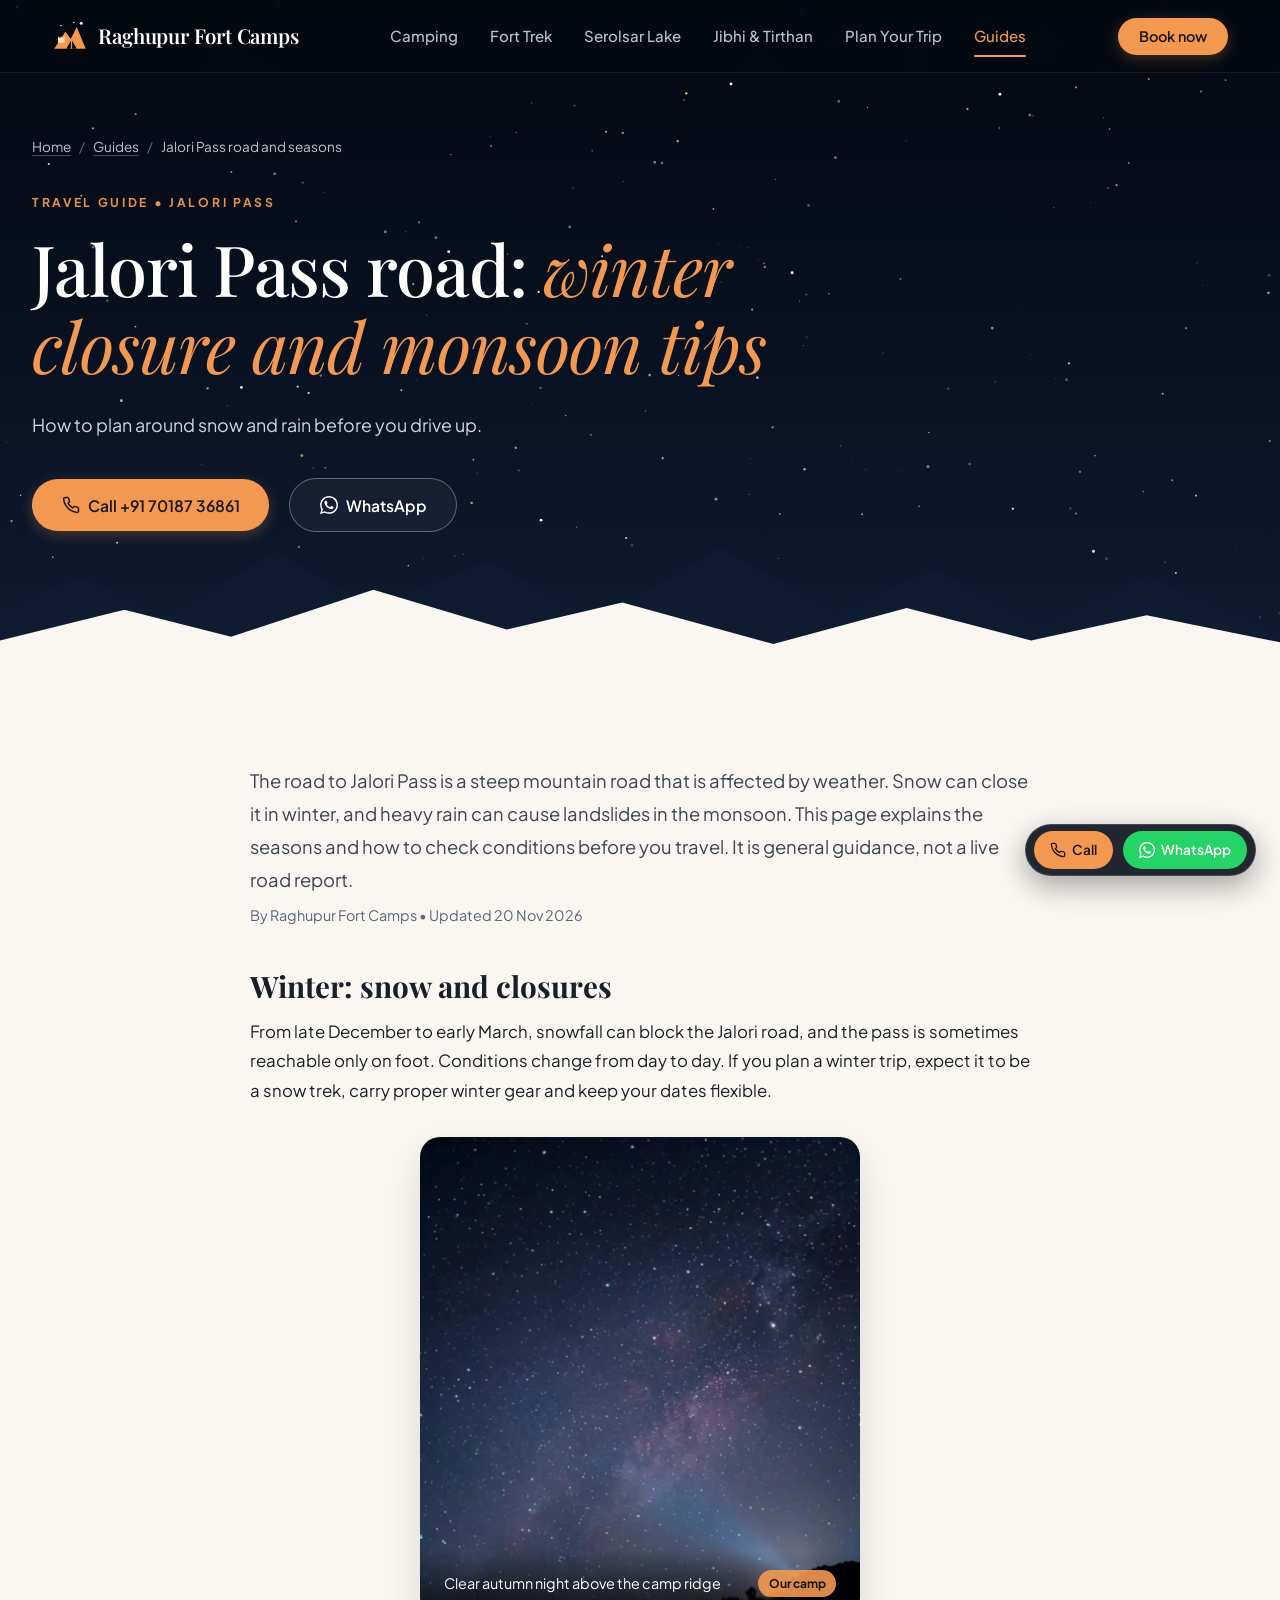
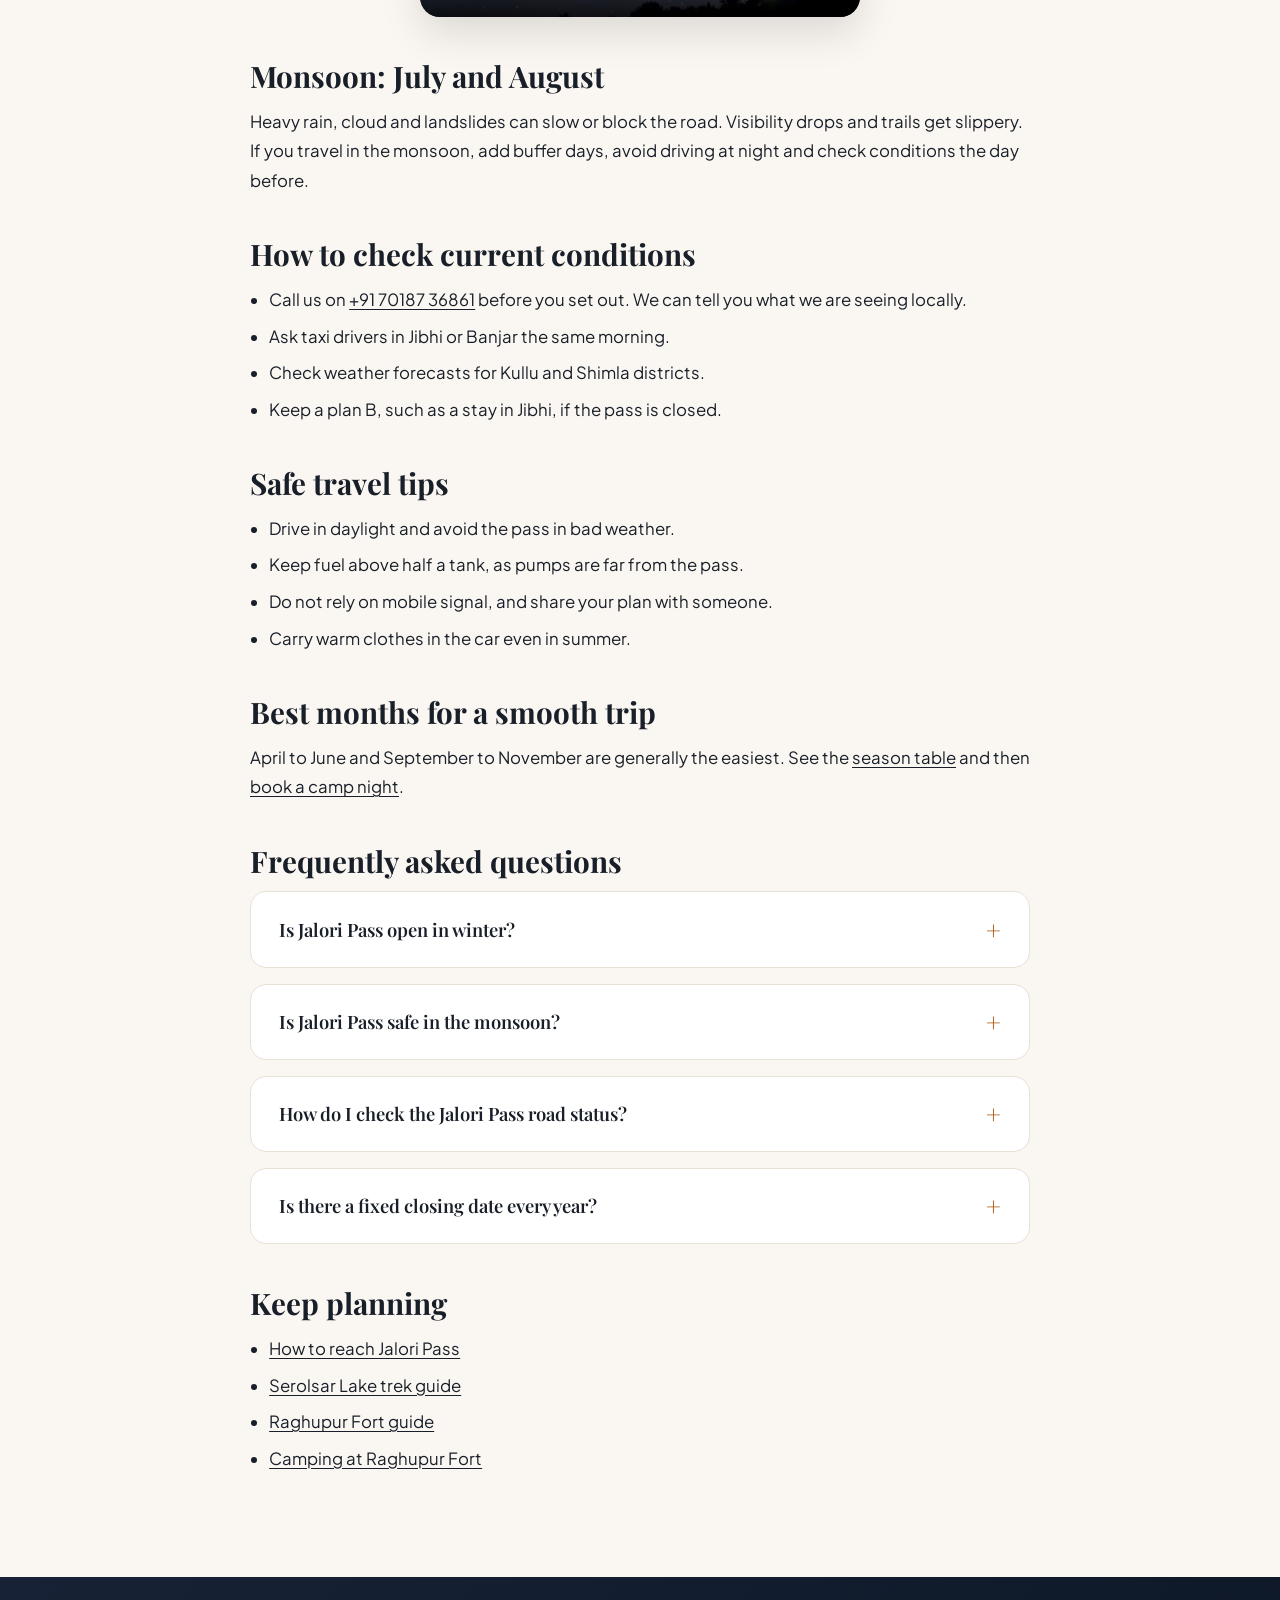
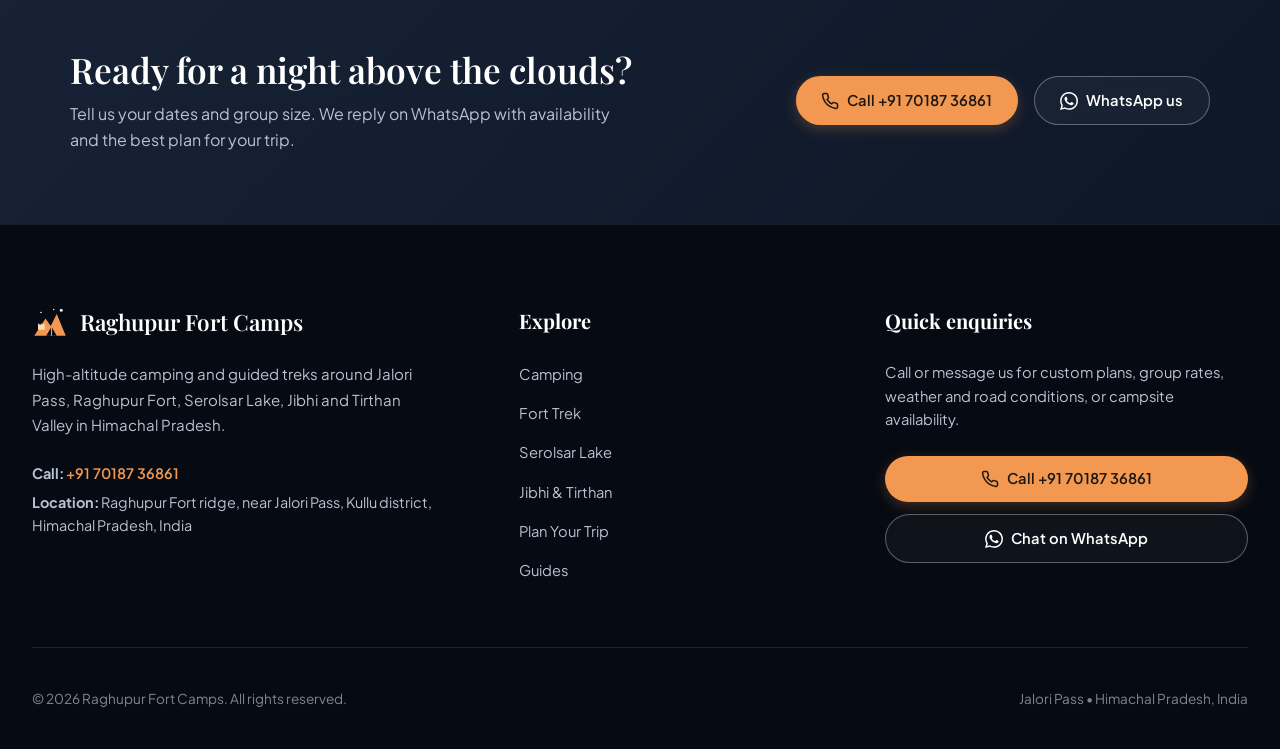
<file: jalori-pass-road-status-winter-closure.html>
<!DOCTYPE html>
<html lang="en">
<head>
<meta charset="UTF-8">
<meta name="viewport" content="width=device-width, initial-scale=1.0">
<title>Jalori Pass Road Status: Winter Closure &amp; Monsoon Tips</title>
<meta name="description" content="Jalori Pass road guide: when snow can block the road, monsoon landslide risk, how to check current conditions and how to plan a safe trip to Jibhi and Raghupur.">
<meta name="robots" content="index,follow,max-image-preview:large">
<link rel="canonical" href="https://www.raghupurcamps.com/jalori-pass-road-status-winter-closure.html">
<link rel="alternate" hreflang="en-IN" href="https://www.raghupurcamps.com/jalori-pass-road-status-winter-closure.html">
<link rel="alternate" hreflang="x-default" href="https://www.raghupurcamps.com/jalori-pass-road-status-winter-closure.html">
<meta name="geo.region" content="IN-HP">
<meta name="geo.placename" content="Jalori Pass, Kullu, Himachal Pradesh">
<meta name="theme-color" content="#050a12">
<meta property="og:type" content="website">
<meta property="og:site_name" content="Raghupur Fort Camps">
<meta property="og:locale" content="en_IN">
<meta property="og:title" content="Jalori Pass Road Status: Winter Closure &amp; Monsoon Tips">
<meta property="og:description" content="Jalori Pass road guide: when snow can block the road, monsoon landslide risk, how to check current conditions and how to plan a safe trip to Jibhi and Raghupur.">
<meta property="og:url" content="https://www.raghupurcamps.com/jalori-pass-road-status-winter-closure.html">
<meta property="og:image" content="https://www.raghupurcamps.com/og-image.jpg">
<meta property="og:image:width" content="1200">
<meta property="og:image:height" content="630">
<meta property="og:image:alt" content="Raghupur Fort Camps: Milky Way over the camp ridge near Jalori Pass">
<meta name="twitter:card" content="summary_large_image">
<meta name="twitter:title" content="Jalori Pass Road Status: Winter Closure &amp; Monsoon Tips">
<meta name="twitter:description" content="Jalori Pass road guide: when snow can block the road, monsoon landslide risk, how to check current conditions and how to plan a safe trip to Jibhi and Raghupur.">
<meta name="twitter:image" content="https://www.raghupurcamps.com/og-image.jpg">
<link rel="icon" href="favicon.svg" type="image/svg+xml">
<link rel="icon" href="logo.png" type="image/png" sizes="512x512">
<link rel="apple-touch-icon" href="apple-touch-icon.png">
<link rel="preconnect" href="https://fonts.googleapis.com">
<link rel="preconnect" href="https://fonts.gstatic.com" crossorigin>
<link href="https://fonts.googleapis.com/css2?family=Playfair+Display:ital,wght@0,500;0,600;0,700;1,400&amp;family=Plus+Jakarta+Sans:wght@400;500;600;700&amp;display=swap" rel="stylesheet">
<link rel="stylesheet" href="styles.css">
<script type="application/ld+json">{"@context": "https://schema.org", "@type": "BreadcrumbList", "itemListElement": [{"@type": "ListItem", "position": 1, "name": "Home", "item": "https://www.raghupurcamps.com/"}, {"@type": "ListItem", "position": 2, "name": "Guides", "item": "https://www.raghupurcamps.com/guides.html"}, {"@type": "ListItem", "position": 3, "name": "Jalori Pass road and seasons", "item": "https://www.raghupurcamps.com/jalori-pass-road-status-winter-closure.html"}]}</script>
<script type="application/ld+json">{"@context": "https://schema.org", "@type": "Article", "headline": "Jalori Pass road: winter closure and monsoon tips", "description": "Jalori Pass road guide: when snow can block the road, monsoon landslide risk, how to check current conditions and how to plan a safe trip to Jibhi and Raghupur.", "datePublished": "2026-11-20", "dateModified": "2026-11-20", "image": "https://www.raghupurcamps.com/images/raghupur-fort-camp-milky-way-night-sky.jpg", "inLanguage": "en-IN", "mainEntityOfPage": "https://www.raghupurcamps.com/jalori-pass-road-status-winter-closure.html", "author": {"@type": "Organization", "name": "Raghupur Fort Camps", "url": "https://www.raghupurcamps.com/"}, "publisher": {"@type": "Organization", "name": "Raghupur Fort Camps", "logo": {"@type": "ImageObject", "url": "https://www.raghupurcamps.com/logo.png"}}}</script>
<script type="application/ld+json">{"@context": "https://schema.org", "@type": "FAQPage", "mainEntity": [{"@type": "Question", "name": "Is Jalori Pass open in winter?", "acceptedAnswer": {"@type": "Answer", "text": "Snow can block the road from late December to early March. Call us before you travel for current conditions."}}, {"@type": "Question", "name": "Is Jalori Pass safe in the monsoon?", "acceptedAnswer": {"@type": "Answer", "text": "Heavy rain can cause landslides on the road. Add buffer days, avoid night driving and check conditions first."}}, {"@type": "Question", "name": "How do I check the Jalori Pass road status?", "acceptedAnswer": {"@type": "Answer", "text": "Call us on +91 70187 36861, ask local drivers in Jibhi or Banjar and check the weather forecast for the area."}}, {"@type": "Question", "name": "Is there a fixed closing date every year?", "acceptedAnswer": {"@type": "Answer", "text": "No. It depends on snowfall, so the dates change from year to year."}}]}</script>
</head>
<body data-page="jalori-pass-road-status-winter-closure.html">
<a class="skip-link" href="#main">Skip to content</a>
<header class="site-header" id="header">
  <div class="header-container">
    <a href="index.html" class="brand-logo" aria-label="Raghupur Fort Camps home"><svg class="brand-icon" viewBox="0 0 48 48" aria-hidden="true"><path d="M3 41 18 18l7 10 8-16 12 29z" fill="#f29851"/><path d="M19 41l7-12 7 12z" fill="#050a12"/><path d="M26 29v12" stroke="#f29851" stroke-width="1.6"/><path d="M8 33V25h2v1.5h1.5V25h2v1.5H15V25h2v8z" fill="#ffd9b0"/><circle cx="39" cy="7" r="2" fill="#eaf3ff"/><circle cx="29" cy="6" r="1" fill="#eaf3ff"/><circle cx="12" cy="10" r="1.1" fill="#eaf3ff"/></svg><span class="brand-name">Raghupur Fort Camps</span></a>
    <nav class="nav-menu" aria-label="Main"><a href="raghupur-fort-camping.html" class="nav-link">Camping</a><a href="raghupur-fort-trek.html" class="nav-link">Fort Trek</a><a href="serolsar-lake-trek.html" class="nav-link">Serolsar Lake</a><a href="jibhi-tirthan-valley.html" class="nav-link">Jibhi &amp; Tirthan</a><a href="plan-your-trip.html" class="nav-link">Plan Your Trip</a><a href="guides.html" class="nav-link" aria-current="page">Guides</a></nav>
    <div class="header-actions">
      <button type="button" class="btn btn-amber pill-btn header-book" data-book="custom">Book now</button>
      <button type="button" class="mobile-toggle" id="mobile-toggle" aria-label="Open menu" aria-expanded="false" aria-controls="mobile-drawer"><span></span><span></span><span></span></button>
    </div>
  </div>
</header>
<div class="drawer-overlay" id="drawer-overlay"></div>
<aside class="mobile-drawer" id="mobile-drawer" aria-label="Menu">
  <div class="drawer-header">
    <span class="brand-logo"><svg class="brand-icon" viewBox="0 0 48 48" aria-hidden="true"><path d="M3 41 18 18l7 10 8-16 12 29z" fill="#f29851"/><path d="M19 41l7-12 7 12z" fill="#050a12"/><path d="M26 29v12" stroke="#f29851" stroke-width="1.6"/><path d="M8 33V25h2v1.5h1.5V25h2v1.5H15V25h2v8z" fill="#ffd9b0"/><circle cx="39" cy="7" r="2" fill="#eaf3ff"/><circle cx="29" cy="6" r="1" fill="#eaf3ff"/><circle cx="12" cy="10" r="1.1" fill="#eaf3ff"/></svg><span>Raghupur Fort Camps</span></span>
    <button type="button" class="close-drawer" id="close-drawer" aria-label="Close menu">&times;</button>
  </div>
  <nav class="drawer-links" aria-label="Mobile"><a href="raghupur-fort-camping.html" class="drawer-link">Camping</a><a href="raghupur-fort-trek.html" class="drawer-link">Fort Trek</a><a href="serolsar-lake-trek.html" class="drawer-link">Serolsar Lake</a><a href="jibhi-tirthan-valley.html" class="drawer-link">Jibhi &amp; Tirthan</a><a href="plan-your-trip.html" class="drawer-link">Plan Your Trip</a><a href="guides.html" class="drawer-link" aria-current="page">Guides</a></nav>
  <div class="drawer-footer">
    <a href="tel:+917018736861" class="btn btn-amber pill-btn full-width"><svg class="btn-icon" viewBox="0 0 24 24" fill="none" stroke="currentColor" stroke-width="2" aria-hidden="true"><path d="M22 16.92v3a2 2 0 0 1-2.18 2 19.79 19.79 0 0 1-8.63-3.07 19.5 19.5 0 0 1-6-6 19.79 19.79 0 0 1-3.07-8.67A2 2 0 0 1 4.11 2h3a2 2 0 0 1 2 1.72 12.84 12.84 0 0 0 .7 2.81 2 2 0 0 1-.45 2.11L8.09 9.91a16 16 0 0 0 6 6l1.27-1.27a2 2 0 0 1 2.11-.45 12.84 12.84 0 0 0 2.81.7A2 2 0 0 1 22 16.92z"/></svg>Call +91 70187 36861</a>
    <a href="https://wa.me/917018736861?text=Hi%2C%20I%20would%20like%20to%20enquire%20about%20Raghupur%20Fort%20Camps%20and%20treks." target="_blank" rel="noopener noreferrer" class="btn btn-outline-white pill-btn full-width"><svg class="btn-icon" viewBox="0 0 24 24" fill="currentColor" aria-hidden="true"><path d="M.057 24l1.687-6.163c-1.041-1.804-1.588-3.849-1.587-5.946.003-6.556 5.338-11.891 11.893-11.891 3.181.001 6.167 1.24 8.413 3.488 2.245 2.248 3.481 5.236 3.48 8.414-.003 6.557-5.338 11.892-11.893 11.892-1.99-.001-3.951-.5-5.688-1.448l-6.305 1.654zm6.597-3.807c1.676.995 3.276 1.591 5.392 1.592 5.448 0 9.886-4.434 9.889-9.885.002-5.462-4.415-9.89-9.881-9.892-5.452 0-9.887 4.434-9.889 9.884-.001 2.225.651 3.891 1.746 5.634l-.999 3.648 3.742-.981zm11.387-5.464c-.074-.124-.272-.198-.57-.347-.297-.149-1.758-.868-2.031-.967-.272-.099-.47-.149-.669.149-.198.297-.768.967-.941 1.165-.173.198-.347.223-.644.074-.297-.149-1.255-.462-2.39-1.475-.883-.788-1.48-1.761-1.653-2.059-.173-.297-.018-.458.13-.606.134-.133.297-.347.446-.521.151-.172.2-.296.3-.495.099-.198.05-.372-.025-.521-.075-.148-.669-1.611-.916-2.206-.242-.579-.487-.501-.669-.51l-.57-.01c-.198 0-.52.074-.792.372s-1.04 1.016-1.04 2.479 1.065 2.876 1.213 3.074c.149.198 2.095 3.2 5.076 4.487.709.306 1.263.489 1.694.626.712.226 1.36.194 1.872.118.571-.085 1.758-.719 2.006-1.413.248-.695.248-1.29.173-1.414z"/></svg>Chat on WhatsApp</a>
  </div>
</aside>
<main id="main">
<section class="hero-section">
  <canvas id="starfield" class="star-canvas" aria-hidden="true"></canvas>
  <svg class="hero-ridge" viewBox="0 0 1440 170" preserveAspectRatio="none" aria-hidden="true">
    <path class="ridge-back" d="M0 170V96l90-36 100 42 120-70 110 62 130-52 120 66 140-80 130 70 110-46 120 60 120-54 150 62v100z"/>
    <path class="ridge-front" d="M0 170v-40l140-34 120 30 160-52 150 44 130-30 170 46 150-40 140 36 130-28 150 30v38z"/>
  </svg>
  <div class="hero-container">
    <nav class="hero-breadcrumbs" aria-label="Breadcrumb"><a href="index.html">Home</a><span class="breadcrumb-separator" aria-hidden="true">/</span><a href="guides.html">Guides</a><span class="breadcrumb-separator" aria-hidden="true">/</span><span class="breadcrumb-current" aria-current="page">Jalori Pass road and seasons</span></nav>
    <p class="hero-kicker">Travel guide &bull; Jalori Pass</p>
    <h1 class="hero-title">Jalori Pass road: <span class="italic-accent">winter closure and monsoon tips</span></h1>
    <p class="hero-subtitle">How to plan around snow and rain before you drive up.</p>
    <div class="hero-actions"><a href="tel:+917018736861" class="btn btn-amber pill-btn btn-hero"><svg class="btn-icon" viewBox="0 0 24 24" fill="none" stroke="currentColor" stroke-width="2" aria-hidden="true"><path d="M22 16.92v3a2 2 0 0 1-2.18 2 19.79 19.79 0 0 1-8.63-3.07 19.5 19.5 0 0 1-6-6 19.79 19.79 0 0 1-3.07-8.67A2 2 0 0 1 4.11 2h3a2 2 0 0 1 2 1.72 12.84 12.84 0 0 0 .7 2.81 2 2 0 0 1-.45 2.11L8.09 9.91a16 16 0 0 0 6 6l1.27-1.27a2 2 0 0 1 2.11-.45 12.84 12.84 0 0 0 2.81.7A2 2 0 0 1 22 16.92z"/></svg>Call +91 70187 36861</a><a href="https://wa.me/917018736861?text=Hi%2C%20I%20read%20your%20guide%20and%20would%20like%20to%20plan%20a%20trip." target="_blank" rel="noopener noreferrer" class="btn btn-outline-white pill-btn btn-hero"><svg class="btn-icon" viewBox="0 0 24 24" fill="currentColor" aria-hidden="true"><path d="M.057 24l1.687-6.163c-1.041-1.804-1.588-3.849-1.587-5.946.003-6.556 5.338-11.891 11.893-11.891 3.181.001 6.167 1.24 8.413 3.488 2.245 2.248 3.481 5.236 3.48 8.414-.003 6.557-5.338 11.892-11.893 11.892-1.99-.001-3.951-.5-5.688-1.448l-6.305 1.654zm6.597-3.807c1.676.995 3.276 1.591 5.392 1.592 5.448 0 9.886-4.434 9.889-9.885.002-5.462-4.415-9.89-9.881-9.892-5.452 0-9.887 4.434-9.889 9.884-.001 2.225.651 3.891 1.746 5.634l-.999 3.648 3.742-.981zm11.387-5.464c-.074-.124-.272-.198-.57-.347-.297-.149-1.758-.868-2.031-.967-.272-.099-.47-.149-.669.149-.198.297-.768.967-.941 1.165-.173.198-.347.223-.644.074-.297-.149-1.255-.462-2.39-1.475-.883-.788-1.48-1.761-1.653-2.059-.173-.297-.018-.458.13-.606.134-.133.297-.347.446-.521.151-.172.2-.296.3-.495.099-.198.05-.372-.025-.521-.075-.148-.669-1.611-.916-2.206-.242-.579-.487-.501-.669-.51l-.57-.01c-.198 0-.52.074-.792.372s-1.04 1.016-1.04 2.479 1.065 2.876 1.213 3.074c.149.198 2.095 3.2 5.076 4.487.709.306 1.263.489 1.694.626.712.226 1.36.194 1.872.118.571-.085 1.758-.719 2.006-1.413.248-.695.248-1.29.173-1.414z"/></svg>WhatsApp</a></div>
  </div>
</section>
<section class="editorial-section">
  <div class="content-container prose">
    <p class="editorial-lead">The road to Jalori Pass is a steep mountain road that is affected by weather. Snow can close it in winter, and heavy rain can cause landslides in the monsoon. This page explains the seasons and how to check conditions before you travel. It is general guidance, not a live road report.</p>
    <p class="prose-meta">By Raghupur Fort Camps &bull; Updated 20 Nov 2026</p>
    <section class="prose-section"><h2>Winter: snow and closures</h2><p>From late December to early March, snowfall can block the Jalori road, and the pass is sometimes reachable only on foot. Conditions change from day to day. If you plan a winter trip, expect it to be a snow trek, carry proper winter gear and keep your dates flexible.</p></section><figure class="media-frame"><picture><source type="image/webp" srcset="images/raghupur-fort-camp-milky-way-night-sky-480.webp 480w, images/raghupur-fort-camp-milky-way-night-sky.webp 886w" sizes="(max-width: 768px) 100vw, 520px"><img src="images/raghupur-fort-camp-milky-way-night-sky.jpg" srcset="images/raghupur-fort-camp-milky-way-night-sky-480.jpg 480w, images/raghupur-fort-camp-milky-way-night-sky.jpg 886w" sizes="(max-width: 768px) 100vw, 520px" alt="Milky Way and thousands of stars over a pine-covered ridge at the Raghupur Fort camp" width="886" height="1280" class="media-img" loading="lazy" decoding="async" onerror="this.closest('.media-frame').classList.add('img-failed')"></picture><figcaption class="media-caption"><span>Clear autumn night above the camp ridge</span><span class="badge">Our camp</span></figcaption></figure><section class="prose-section"><h2>Monsoon: July and August</h2><p>Heavy rain, cloud and landslides can slow or block the road. Visibility drops and trails get slippery. If you travel in the monsoon, add buffer days, avoid driving at night and check conditions the day before.</p></section><section class="prose-section"><h2>How to check current conditions</h2><ul><li>Call us on <a href="tel:+917018736861">+91 70187 36861</a> before you set out. We can tell you what we are seeing locally.</li><li>Ask taxi drivers in Jibhi or Banjar the same morning.</li><li>Check weather forecasts for Kullu and Shimla districts.</li><li>Keep a plan B, such as a stay in Jibhi, if the pass is closed.</li></ul></section><section class="prose-section"><h2>Safe travel tips</h2><ul><li>Drive in daylight and avoid the pass in bad weather.</li><li>Keep fuel above half a tank, as pumps are far from the pass.</li><li>Do not rely on mobile signal, and share your plan with someone.</li><li>Carry warm clothes in the car even in summer.</li></ul></section><section class="prose-section"><h2>Best months for a smooth trip</h2><p>April to June and September to November are generally the easiest. See the <a href="plan-your-trip.html">season table</a> and then <a href="raghupur-fort-camping.html">book a camp night</a>.</p></section>
    <section class="prose-section"><h2>Frequently asked questions</h2><div class="faq-list"><details class="faq-item"><summary>Is Jalori Pass open in winter?</summary><div class="faq-answer"><p>Snow can block the road from late December to early March. Call us before you travel for current conditions.</p></div></details><details class="faq-item"><summary>Is Jalori Pass safe in the monsoon?</summary><div class="faq-answer"><p>Heavy rain can cause landslides on the road. Add buffer days, avoid night driving and check conditions first.</p></div></details><details class="faq-item"><summary>How do I check the Jalori Pass road status?</summary><div class="faq-answer"><p>Call us on +91 70187 36861, ask local drivers in Jibhi or Banjar and check the weather forecast for the area.</p></div></details><details class="faq-item"><summary>Is there a fixed closing date every year?</summary><div class="faq-answer"><p>No. It depends on snowfall, so the dates change from year to year.</p></div></details></div></section>
    <section class="prose-section"><h2>Keep planning</h2><ul class="prose-links"><li><a href="plan-your-trip.html">How to reach Jalori Pass</a></li><li><a href="serolsar-lake-trek-guide.html">Serolsar Lake trek guide</a></li><li><a href="raghupur-fort-trek-guide.html">Raghupur Fort guide</a></li><li><a href="raghupur-fort-camping.html">Camping at Raghupur Fort</a></li></ul></section>
  </div>
</section>
<section class="cta-band"><div class="content-container cta-inner"><div><h2>Ready for a night above the clouds?</h2><p>Tell us your dates and group size. We reply on WhatsApp with availability and the best plan for your trip.</p></div><div class="cta-actions"><a href="tel:+917018736861" class="btn btn-amber pill-btn"><svg class="btn-icon" viewBox="0 0 24 24" fill="none" stroke="currentColor" stroke-width="2" aria-hidden="true"><path d="M22 16.92v3a2 2 0 0 1-2.18 2 19.79 19.79 0 0 1-8.63-3.07 19.5 19.5 0 0 1-6-6 19.79 19.79 0 0 1-3.07-8.67A2 2 0 0 1 4.11 2h3a2 2 0 0 1 2 1.72 12.84 12.84 0 0 0 .7 2.81 2 2 0 0 1-.45 2.11L8.09 9.91a16 16 0 0 0 6 6l1.27-1.27a2 2 0 0 1 2.11-.45 12.84 12.84 0 0 0 2.81.7A2 2 0 0 1 22 16.92z"/></svg>Call +91 70187 36861</a><a href="https://wa.me/917018736861?text=Hi%2C%20I%20would%20like%20to%20plan%20a%20trip%20to%20Raghupur%20Fort%20Camps." target="_blank" rel="noopener noreferrer" class="btn btn-outline-white pill-btn"><svg class="btn-icon" viewBox="0 0 24 24" fill="currentColor" aria-hidden="true"><path d="M.057 24l1.687-6.163c-1.041-1.804-1.588-3.849-1.587-5.946.003-6.556 5.338-11.891 11.893-11.891 3.181.001 6.167 1.24 8.413 3.488 2.245 2.248 3.481 5.236 3.48 8.414-.003 6.557-5.338 11.892-11.893 11.892-1.99-.001-3.951-.5-5.688-1.448l-6.305 1.654zm6.597-3.807c1.676.995 3.276 1.591 5.392 1.592 5.448 0 9.886-4.434 9.889-9.885.002-5.462-4.415-9.89-9.881-9.892-5.452 0-9.887 4.434-9.889 9.884-.001 2.225.651 3.891 1.746 5.634l-.999 3.648 3.742-.981zm11.387-5.464c-.074-.124-.272-.198-.57-.347-.297-.149-1.758-.868-2.031-.967-.272-.099-.47-.149-.669.149-.198.297-.768.967-.941 1.165-.173.198-.347.223-.644.074-.297-.149-1.255-.462-2.39-1.475-.883-.788-1.48-1.761-1.653-2.059-.173-.297-.018-.458.13-.606.134-.133.297-.347.446-.521.151-.172.2-.296.3-.495.099-.198.05-.372-.025-.521-.075-.148-.669-1.611-.916-2.206-.242-.579-.487-.501-.669-.51l-.57-.01c-.198 0-.52.074-.792.372s-1.04 1.016-1.04 2.479 1.065 2.876 1.213 3.074c.149.198 2.095 3.2 5.076 4.487.709.306 1.263.489 1.694.626.712.226 1.36.194 1.872.118.571-.085 1.758-.719 2.006-1.413.248-.695.248-1.29.173-1.414z"/></svg>WhatsApp us</a></div></div></section>
</main>
<footer class="site-footer">
  <div class="footer-container">
    <div class="footer-grid">
      <div class="footer-col">
        <div class="footer-brand"><svg class="brand-icon" viewBox="0 0 48 48" aria-hidden="true"><path d="M3 41 18 18l7 10 8-16 12 29z" fill="#f29851"/><path d="M19 41l7-12 7 12z" fill="#050a12"/><path d="M26 29v12" stroke="#f29851" stroke-width="1.6"/><path d="M8 33V25h2v1.5h1.5V25h2v1.5H15V25h2v8z" fill="#ffd9b0"/><circle cx="39" cy="7" r="2" fill="#eaf3ff"/><circle cx="29" cy="6" r="1" fill="#eaf3ff"/><circle cx="12" cy="10" r="1.1" fill="#eaf3ff"/></svg><span>Raghupur Fort Camps</span></div>
        <p class="footer-desc">High-altitude camping and guided treks around Jalori Pass, Raghupur Fort, Serolsar Lake, Jibhi and Tirthan Valley in Himachal Pradesh.</p>
        <div class="footer-contacts">
          <p><strong>Call:</strong> <a href="tel:+917018736861">+91 70187 36861</a></p>
          <p><strong>Location:</strong> Raghupur Fort ridge, near Jalori Pass, Kullu district, Himachal Pradesh, India</p>
        </div>
      </div>
      <div class="footer-col">
        <h2 class="footer-heading">Explore</h2>
        <ul class="footer-links"><li><a href="raghupur-fort-camping.html">Camping</a></li><li><a href="raghupur-fort-trek.html">Fort Trek</a></li><li><a href="serolsar-lake-trek.html">Serolsar Lake</a></li><li><a href="jibhi-tirthan-valley.html">Jibhi &amp; Tirthan</a></li><li><a href="plan-your-trip.html">Plan Your Trip</a></li><li><a href="guides.html">Guides</a></li></ul>
      </div>
      <div class="footer-col">
        <h2 class="footer-heading">Quick enquiries</h2>
        <p class="footer-small">Call or message us for custom plans, group rates, weather and road conditions, or campsite availability.</p>
        <div class="footer-cta-stack">
          <a href="tel:+917018736861" class="btn btn-amber pill-btn full-width"><svg class="btn-icon" viewBox="0 0 24 24" fill="none" stroke="currentColor" stroke-width="2" aria-hidden="true"><path d="M22 16.92v3a2 2 0 0 1-2.18 2 19.79 19.79 0 0 1-8.63-3.07 19.5 19.5 0 0 1-6-6 19.79 19.79 0 0 1-3.07-8.67A2 2 0 0 1 4.11 2h3a2 2 0 0 1 2 1.72 12.84 12.84 0 0 0 .7 2.81 2 2 0 0 1-.45 2.11L8.09 9.91a16 16 0 0 0 6 6l1.27-1.27a2 2 0 0 1 2.11-.45 12.84 12.84 0 0 0 2.81.7A2 2 0 0 1 22 16.92z"/></svg>Call +91 70187 36861</a>
          <a href="https://wa.me/917018736861?text=Hi%2C%20I%20would%20like%20to%20enquire%20about%20camping%20and%20trekking." target="_blank" rel="noopener noreferrer" class="btn btn-outline-white pill-btn full-width"><svg class="btn-icon" viewBox="0 0 24 24" fill="currentColor" aria-hidden="true"><path d="M.057 24l1.687-6.163c-1.041-1.804-1.588-3.849-1.587-5.946.003-6.556 5.338-11.891 11.893-11.891 3.181.001 6.167 1.24 8.413 3.488 2.245 2.248 3.481 5.236 3.48 8.414-.003 6.557-5.338 11.892-11.893 11.892-1.99-.001-3.951-.5-5.688-1.448l-6.305 1.654zm6.597-3.807c1.676.995 3.276 1.591 5.392 1.592 5.448 0 9.886-4.434 9.889-9.885.002-5.462-4.415-9.89-9.881-9.892-5.452 0-9.887 4.434-9.889 9.884-.001 2.225.651 3.891 1.746 5.634l-.999 3.648 3.742-.981zm11.387-5.464c-.074-.124-.272-.198-.57-.347-.297-.149-1.758-.868-2.031-.967-.272-.099-.47-.149-.669.149-.198.297-.768.967-.941 1.165-.173.198-.347.223-.644.074-.297-.149-1.255-.462-2.39-1.475-.883-.788-1.48-1.761-1.653-2.059-.173-.297-.018-.458.13-.606.134-.133.297-.347.446-.521.151-.172.2-.296.3-.495.099-.198.05-.372-.025-.521-.075-.148-.669-1.611-.916-2.206-.242-.579-.487-.501-.669-.51l-.57-.01c-.198 0-.52.074-.792.372s-1.04 1.016-1.04 2.479 1.065 2.876 1.213 3.074c.149.198 2.095 3.2 5.076 4.487.709.306 1.263.489 1.694.626.712.226 1.36.194 1.872.118.571-.085 1.758-.719 2.006-1.413.248-.695.248-1.29.173-1.414z"/></svg>Chat on WhatsApp</a>
        </div>
      </div>
    </div>
    <div class="footer-bottom">
      <p>&copy; 2026 Raghupur Fort Camps. All rights reserved.</p>
      <p>Jalori Pass &bull; Himachal Pradesh, India</p>
    </div>
  </div>
</footer>
<div class="floating-quick-bar">
  <a href="tel:+917018736861" class="quick-btn quick-call"><svg class="btn-icon" viewBox="0 0 24 24" fill="none" stroke="currentColor" stroke-width="2" aria-hidden="true"><path d="M22 16.92v3a2 2 0 0 1-2.18 2 19.79 19.79 0 0 1-8.63-3.07 19.5 19.5 0 0 1-6-6 19.79 19.79 0 0 1-3.07-8.67A2 2 0 0 1 4.11 2h3a2 2 0 0 1 2 1.72 12.84 12.84 0 0 0 .7 2.81 2 2 0 0 1-.45 2.11L8.09 9.91a16 16 0 0 0 6 6l1.27-1.27a2 2 0 0 1 2.11-.45 12.84 12.84 0 0 0 2.81.7A2 2 0 0 1 22 16.92z"/></svg><span>Call</span></a>
  <a href="https://wa.me/917018736861?text=Hi%2C%20I%20am%20interested%20in%20Raghupur%20Fort%20Camps%20and%20treks." target="_blank" rel="noopener noreferrer" class="quick-btn quick-whatsapp"><svg class="btn-icon" viewBox="0 0 24 24" fill="currentColor" aria-hidden="true"><path d="M.057 24l1.687-6.163c-1.041-1.804-1.588-3.849-1.587-5.946.003-6.556 5.338-11.891 11.893-11.891 3.181.001 6.167 1.24 8.413 3.488 2.245 2.248 3.481 5.236 3.48 8.414-.003 6.557-5.338 11.892-11.893 11.892-1.99-.001-3.951-.5-5.688-1.448l-6.305 1.654zm6.597-3.807c1.676.995 3.276 1.591 5.392 1.592 5.448 0 9.886-4.434 9.889-9.885.002-5.462-4.415-9.89-9.881-9.892-5.452 0-9.887 4.434-9.889 9.884-.001 2.225.651 3.891 1.746 5.634l-.999 3.648 3.742-.981zm11.387-5.464c-.074-.124-.272-.198-.57-.347-.297-.149-1.758-.868-2.031-.967-.272-.099-.47-.149-.669.149-.198.297-.768.967-.941 1.165-.173.198-.347.223-.644.074-.297-.149-1.255-.462-2.39-1.475-.883-.788-1.48-1.761-1.653-2.059-.173-.297-.018-.458.13-.606.134-.133.297-.347.446-.521.151-.172.2-.296.3-.495.099-.198.05-.372-.025-.521-.075-.148-.669-1.611-.916-2.206-.242-.579-.487-.501-.669-.51l-.57-.01c-.198 0-.52.074-.792.372s-1.04 1.016-1.04 2.479 1.065 2.876 1.213 3.074c.149.198 2.095 3.2 5.076 4.487.709.306 1.263.489 1.694.626.712.226 1.36.194 1.872.118.571-.085 1.758-.719 2.006-1.413.248-.695.248-1.29.173-1.414z"/></svg><span>WhatsApp</span></a>
</div>
<dialog id="booking-dialog" class="booking-dialog" aria-labelledby="booking-title">
  <button type="button" class="modal-close" data-close-dialog aria-label="Close booking form">&times;</button>
  <div class="modal-header">
    <span class="modal-kicker">Booking enquiry</span>
    <h2 class="modal-title" id="booking-title">Book your Himalayan experience</h2>
    <p class="modal-desc">Send your details and we will confirm availability on WhatsApp.</p>
  </div>
  <form id="booking-form">
    <div class="form-group">
      <label for="form-package">Experience</label>
      <select id="form-package" name="package" class="form-control" required><option value="serolsar-day">Serolsar Lake guided day trek</option><option value="serolsar-combo">Serolsar + Raghupur Fort camp (2D / 1N)</option><option value="camp-standard">Camping: standard alpine dome tent</option><option value="camp-luxury">Camping: luxury meadow tent</option><option value="camp-astro">Camping: astrophile private setup</option><option value="fort-trek">Raghupur Fort trek with guide</option><option value="circuit">Full Seraj Valley circuit (3D / 2N)</option><option value="jibhi">Jibhi &amp; Tirthan Valley trip</option><option value="custom">Custom group / general enquiry</option></select>
    </div>
    <div class="form-row">
      <div class="form-group">
        <label for="form-name">Your name</label>
        <input type="text" id="form-name" name="name" class="form-control" placeholder="e.g. Rahul Sharma" autocomplete="name" required>
      </div>
      <div class="form-group">
        <label for="form-phone">Phone / WhatsApp</label>
        <input type="tel" id="form-phone" name="phone" class="form-control" placeholder="+91 XXXXX XXXXX" autocomplete="tel" inputmode="tel" pattern="[0-9+\s\-]{8,16}" title="Enter a valid phone number" required>
      </div>
    </div>
    <div class="form-row">
      <div class="form-group">
        <label for="form-date">Travel date</label>
        <input type="date" id="form-date" name="date" class="form-control" required>
      </div>
      <div class="form-group">
        <label for="form-guests">Guests</label>
        <select id="form-guests" name="guests" class="form-control">
          <option value="1">1 person</option>
          <option value="2" selected>2 people</option>
          <option value="3-5">3 to 5 people</option>
          <option value="6-10">6 to 10 people</option>
          <option value="10+">More than 10</option>
        </select>
      </div>
    </div>
    <div class="form-group">
      <label for="form-notes">Questions or requests <span class="optional">(optional)</span></label>
      <textarea id="form-notes" name="notes" class="form-control" rows="2" placeholder="Pickup from Aut or Bhuntar, food preferences, etc."></textarea>
    </div>
    <div class="modal-actions">
      <button type="submit" class="btn btn-amber pill-btn full-width">Send enquiry on WhatsApp</button>
      <a href="tel:+917018736861" class="btn btn-outline-dark pill-btn full-width">Or call +91 70187 36861</a>
    </div>
  </form>
</dialog>
<script src="app.js" defer></script>
</body>
</html>
</file>
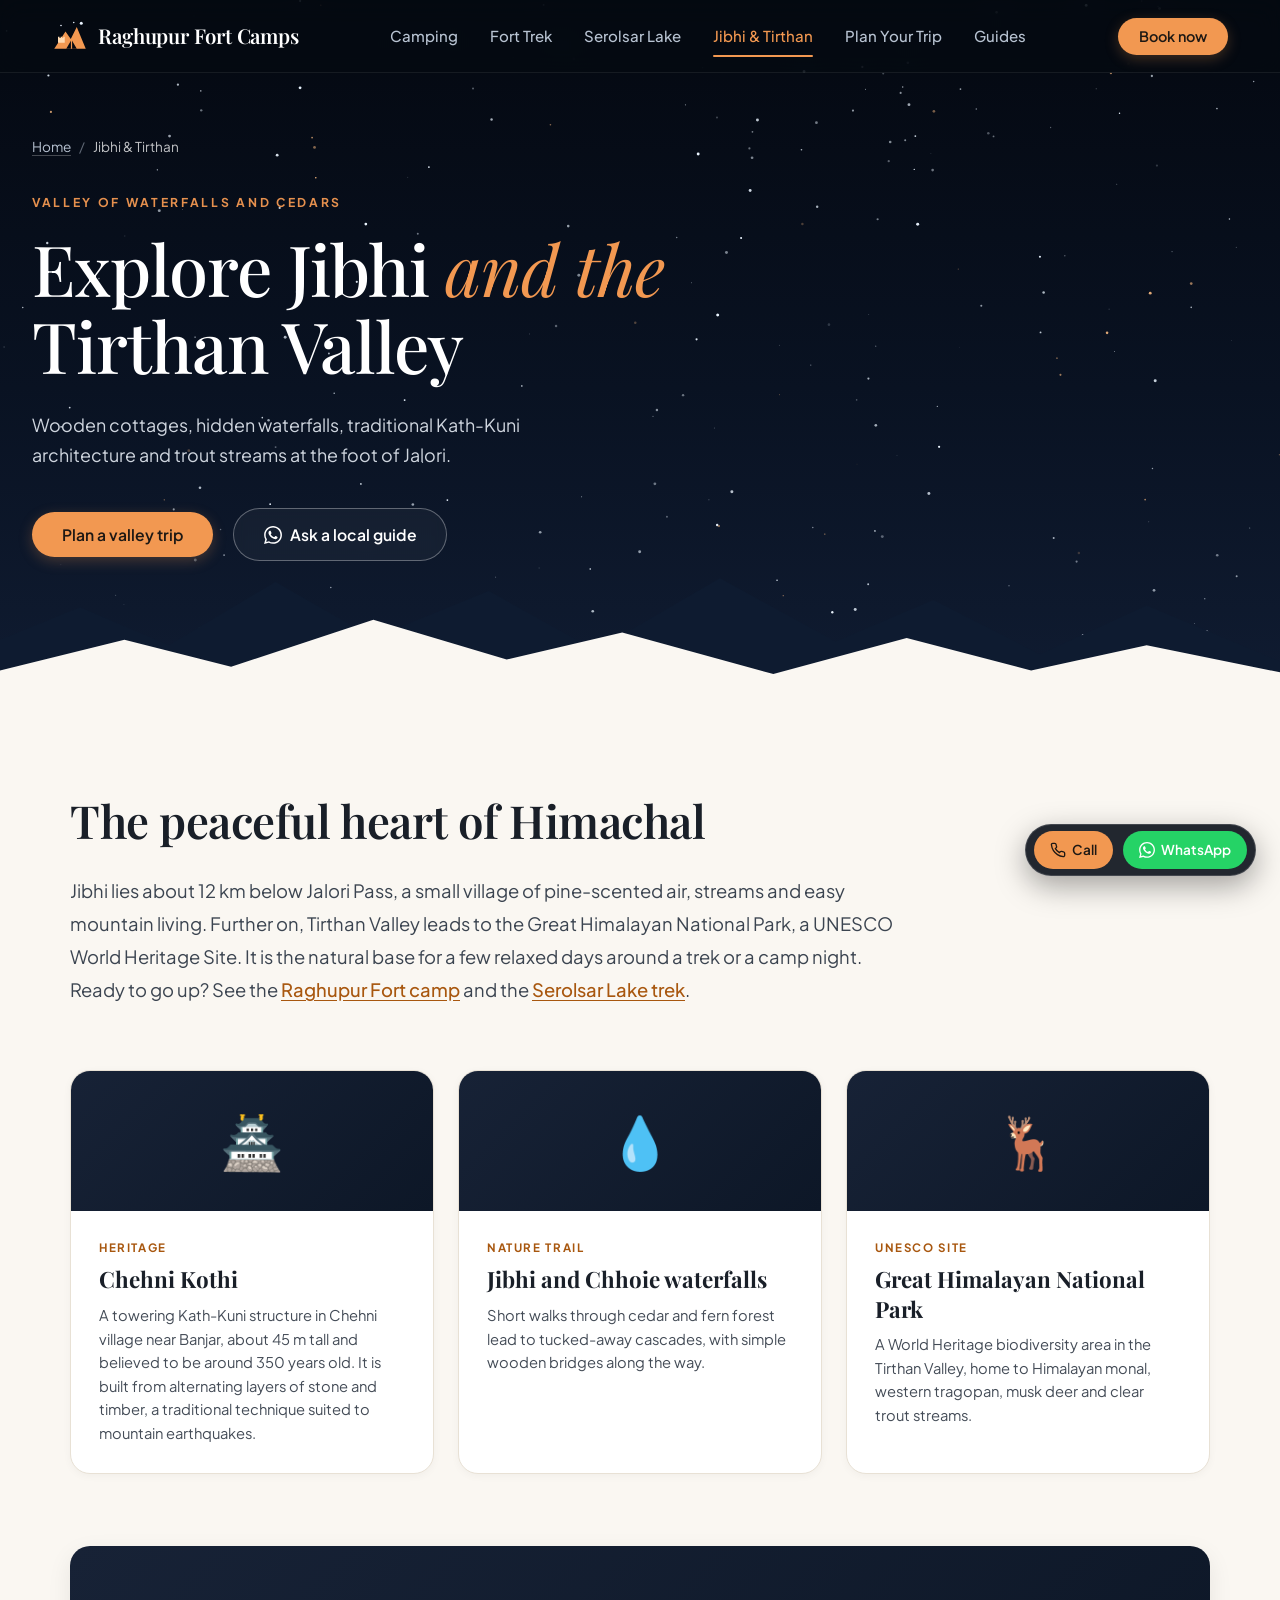
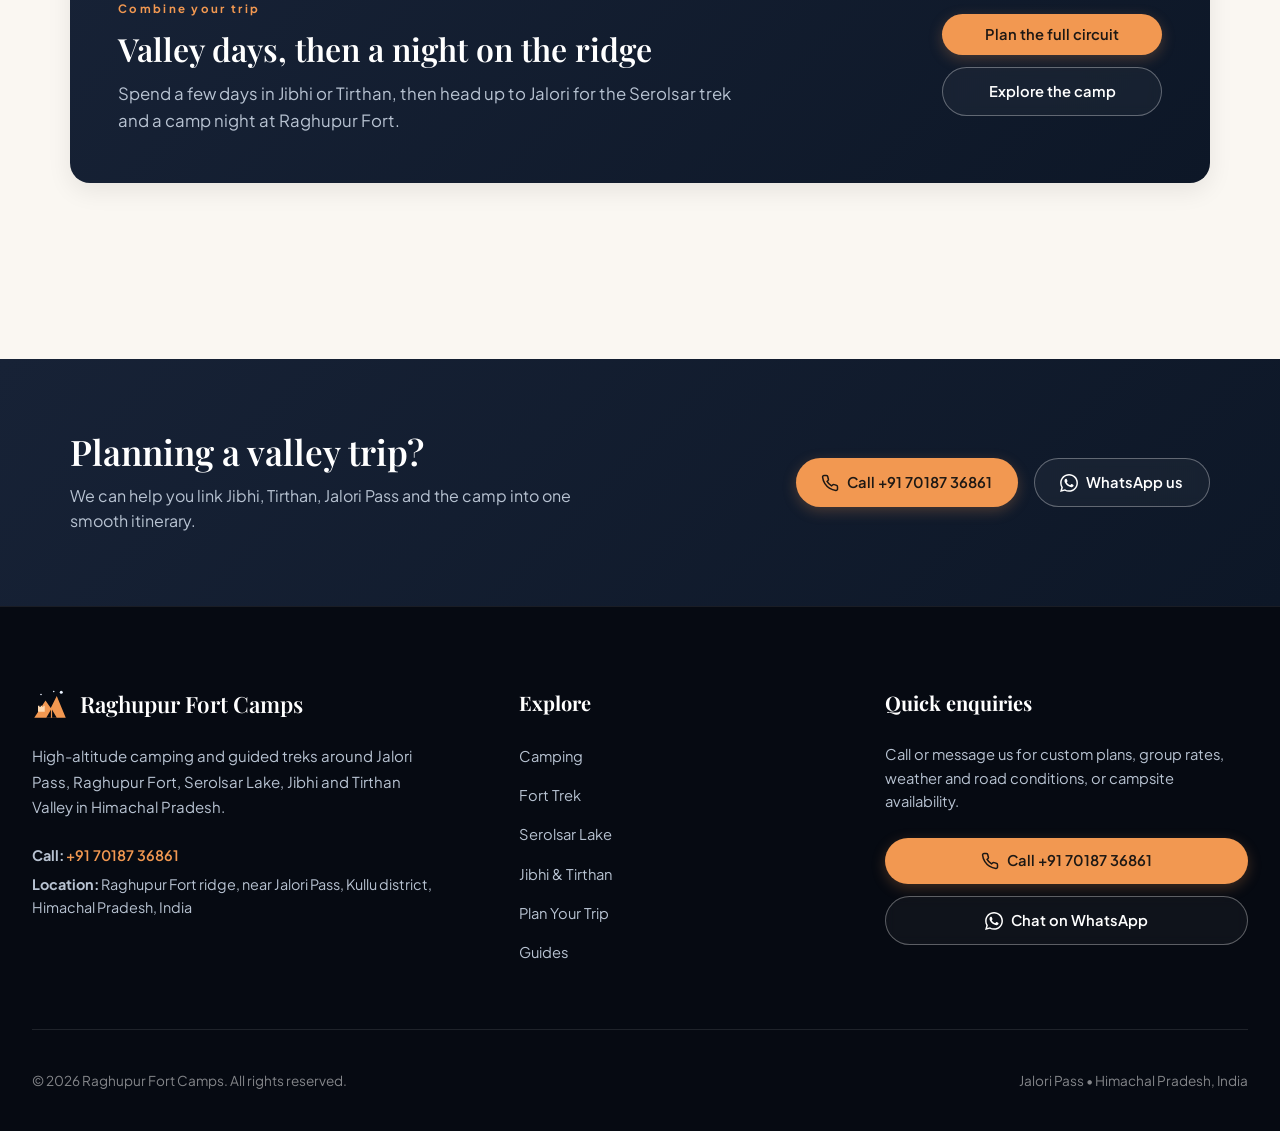
<file: jibhi-tirthan-valley.html>
<!DOCTYPE html>
<html lang="en">
<head>
<meta charset="UTF-8">
<meta name="viewport" content="width=device-width, initial-scale=1.0">
<title>Jibhi &amp; Tirthan Valley Guide | Chehni Kothi, Waterfalls, GHNP</title>
<meta name="description" content="Plan Jibhi and Tirthan Valley around your Jalori trip: Chehni Kothi, Jibhi and Chhoie waterfalls, Great Himalayan National Park and stays near Raghupur Fort.">
<meta name="robots" content="index,follow,max-image-preview:large">
<link rel="canonical" href="https://www.raghupurcamps.com/jibhi-tirthan-valley.html">
<link rel="alternate" hreflang="en-IN" href="https://www.raghupurcamps.com/jibhi-tirthan-valley.html">
<link rel="alternate" hreflang="x-default" href="https://www.raghupurcamps.com/jibhi-tirthan-valley.html">
<meta name="geo.region" content="IN-HP">
<meta name="geo.placename" content="Jalori Pass, Kullu, Himachal Pradesh">
<meta name="theme-color" content="#050a12">
<meta property="og:type" content="website">
<meta property="og:site_name" content="Raghupur Fort Camps">
<meta property="og:locale" content="en_IN">
<meta property="og:title" content="Jibhi &amp; Tirthan Valley Guide | Chehni Kothi, Waterfalls, GHNP">
<meta property="og:description" content="Plan Jibhi and Tirthan Valley around your Jalori trip: Chehni Kothi, Jibhi and Chhoie waterfalls, Great Himalayan National Park and stays near Raghupur Fort.">
<meta property="og:url" content="https://www.raghupurcamps.com/jibhi-tirthan-valley.html">
<meta property="og:image" content="https://www.raghupurcamps.com/og-image.jpg">
<meta property="og:image:width" content="1200">
<meta property="og:image:height" content="630">
<meta property="og:image:alt" content="Raghupur Fort Camps: Milky Way over the camp ridge near Jalori Pass">
<meta name="twitter:card" content="summary_large_image">
<meta name="twitter:title" content="Jibhi &amp; Tirthan Valley Guide | Chehni Kothi, Waterfalls, GHNP">
<meta name="twitter:description" content="Plan Jibhi and Tirthan Valley around your Jalori trip: Chehni Kothi, Jibhi and Chhoie waterfalls, Great Himalayan National Park and stays near Raghupur Fort.">
<meta name="twitter:image" content="https://www.raghupurcamps.com/og-image.jpg">
<link rel="icon" href="favicon.svg" type="image/svg+xml">
<link rel="icon" href="logo.png" type="image/png" sizes="512x512">
<link rel="apple-touch-icon" href="apple-touch-icon.png">
<link rel="preconnect" href="https://fonts.googleapis.com">
<link rel="preconnect" href="https://fonts.gstatic.com" crossorigin>
<link href="https://fonts.googleapis.com/css2?family=Playfair+Display:ital,wght@0,500;0,600;0,700;1,400&amp;family=Plus+Jakarta+Sans:wght@400;500;600;700&amp;display=swap" rel="stylesheet">
<link rel="stylesheet" href="styles.css">
<script type="application/ld+json">{"@context": "https://schema.org", "@type": "BreadcrumbList", "itemListElement": [{"@type": "ListItem", "position": 1, "name": "Home", "item": "https://www.raghupurcamps.com/"}, {"@type": "ListItem", "position": 2, "name": "Jibhi & Tirthan", "item": "https://www.raghupurcamps.com/jibhi-tirthan-valley.html"}]}</script>
</head>
<body data-page="jibhi-tirthan-valley.html">
<a class="skip-link" href="#main">Skip to content</a>
<header class="site-header" id="header">
  <div class="header-container">
    <a href="index.html" class="brand-logo" aria-label="Raghupur Fort Camps home"><svg class="brand-icon" viewBox="0 0 48 48" aria-hidden="true"><path d="M3 41 18 18l7 10 8-16 12 29z" fill="#f29851"/><path d="M19 41l7-12 7 12z" fill="#050a12"/><path d="M26 29v12" stroke="#f29851" stroke-width="1.6"/><path d="M8 33V25h2v1.5h1.5V25h2v1.5H15V25h2v8z" fill="#ffd9b0"/><circle cx="39" cy="7" r="2" fill="#eaf3ff"/><circle cx="29" cy="6" r="1" fill="#eaf3ff"/><circle cx="12" cy="10" r="1.1" fill="#eaf3ff"/></svg><span class="brand-name">Raghupur Fort Camps</span></a>
    <nav class="nav-menu" aria-label="Main"><a href="raghupur-fort-camping.html" class="nav-link">Camping</a><a href="raghupur-fort-trek.html" class="nav-link">Fort Trek</a><a href="serolsar-lake-trek.html" class="nav-link">Serolsar Lake</a><a href="jibhi-tirthan-valley.html" class="nav-link" aria-current="page">Jibhi &amp; Tirthan</a><a href="plan-your-trip.html" class="nav-link">Plan Your Trip</a><a href="guides.html" class="nav-link">Guides</a></nav>
    <div class="header-actions">
      <button type="button" class="btn btn-amber pill-btn header-book" data-book="custom">Book now</button>
      <button type="button" class="mobile-toggle" id="mobile-toggle" aria-label="Open menu" aria-expanded="false" aria-controls="mobile-drawer"><span></span><span></span><span></span></button>
    </div>
  </div>
</header>
<div class="drawer-overlay" id="drawer-overlay"></div>
<aside class="mobile-drawer" id="mobile-drawer" aria-label="Menu">
  <div class="drawer-header">
    <span class="brand-logo"><svg class="brand-icon" viewBox="0 0 48 48" aria-hidden="true"><path d="M3 41 18 18l7 10 8-16 12 29z" fill="#f29851"/><path d="M19 41l7-12 7 12z" fill="#050a12"/><path d="M26 29v12" stroke="#f29851" stroke-width="1.6"/><path d="M8 33V25h2v1.5h1.5V25h2v1.5H15V25h2v8z" fill="#ffd9b0"/><circle cx="39" cy="7" r="2" fill="#eaf3ff"/><circle cx="29" cy="6" r="1" fill="#eaf3ff"/><circle cx="12" cy="10" r="1.1" fill="#eaf3ff"/></svg><span>Raghupur Fort Camps</span></span>
    <button type="button" class="close-drawer" id="close-drawer" aria-label="Close menu">&times;</button>
  </div>
  <nav class="drawer-links" aria-label="Mobile"><a href="raghupur-fort-camping.html" class="drawer-link">Camping</a><a href="raghupur-fort-trek.html" class="drawer-link">Fort Trek</a><a href="serolsar-lake-trek.html" class="drawer-link">Serolsar Lake</a><a href="jibhi-tirthan-valley.html" class="drawer-link" aria-current="page">Jibhi &amp; Tirthan</a><a href="plan-your-trip.html" class="drawer-link">Plan Your Trip</a><a href="guides.html" class="drawer-link">Guides</a></nav>
  <div class="drawer-footer">
    <a href="tel:+917018736861" class="btn btn-amber pill-btn full-width"><svg class="btn-icon" viewBox="0 0 24 24" fill="none" stroke="currentColor" stroke-width="2" aria-hidden="true"><path d="M22 16.92v3a2 2 0 0 1-2.18 2 19.79 19.79 0 0 1-8.63-3.07 19.5 19.5 0 0 1-6-6 19.79 19.79 0 0 1-3.07-8.67A2 2 0 0 1 4.11 2h3a2 2 0 0 1 2 1.72 12.84 12.84 0 0 0 .7 2.81 2 2 0 0 1-.45 2.11L8.09 9.91a16 16 0 0 0 6 6l1.27-1.27a2 2 0 0 1 2.11-.45 12.84 12.84 0 0 0 2.81.7A2 2 0 0 1 22 16.92z"/></svg>Call +91 70187 36861</a>
    <a href="https://wa.me/917018736861?text=Hi%2C%20I%20would%20like%20to%20enquire%20about%20Raghupur%20Fort%20Camps%20and%20treks." target="_blank" rel="noopener noreferrer" class="btn btn-outline-white pill-btn full-width"><svg class="btn-icon" viewBox="0 0 24 24" fill="currentColor" aria-hidden="true"><path d="M.057 24l1.687-6.163c-1.041-1.804-1.588-3.849-1.587-5.946.003-6.556 5.338-11.891 11.893-11.891 3.181.001 6.167 1.24 8.413 3.488 2.245 2.248 3.481 5.236 3.48 8.414-.003 6.557-5.338 11.892-11.893 11.892-1.99-.001-3.951-.5-5.688-1.448l-6.305 1.654zm6.597-3.807c1.676.995 3.276 1.591 5.392 1.592 5.448 0 9.886-4.434 9.889-9.885.002-5.462-4.415-9.89-9.881-9.892-5.452 0-9.887 4.434-9.889 9.884-.001 2.225.651 3.891 1.746 5.634l-.999 3.648 3.742-.981zm11.387-5.464c-.074-.124-.272-.198-.57-.347-.297-.149-1.758-.868-2.031-.967-.272-.099-.47-.149-.669.149-.198.297-.768.967-.941 1.165-.173.198-.347.223-.644.074-.297-.149-1.255-.462-2.39-1.475-.883-.788-1.48-1.761-1.653-2.059-.173-.297-.018-.458.13-.606.134-.133.297-.347.446-.521.151-.172.2-.296.3-.495.099-.198.05-.372-.025-.521-.075-.148-.669-1.611-.916-2.206-.242-.579-.487-.501-.669-.51l-.57-.01c-.198 0-.52.074-.792.372s-1.04 1.016-1.04 2.479 1.065 2.876 1.213 3.074c.149.198 2.095 3.2 5.076 4.487.709.306 1.263.489 1.694.626.712.226 1.36.194 1.872.118.571-.085 1.758-.719 2.006-1.413.248-.695.248-1.29.173-1.414z"/></svg>Chat on WhatsApp</a>
  </div>
</aside>
<main id="main">
<section class="hero-section">
  <canvas id="starfield" class="star-canvas" aria-hidden="true"></canvas>
  <svg class="hero-ridge" viewBox="0 0 1440 170" preserveAspectRatio="none" aria-hidden="true">
    <path class="ridge-back" d="M0 170V96l90-36 100 42 120-70 110 62 130-52 120 66 140-80 130 70 110-46 120 60 120-54 150 62v100z"/>
    <path class="ridge-front" d="M0 170v-40l140-34 120 30 160-52 150 44 130-30 170 46 150-40 140 36 130-28 150 30v38z"/>
  </svg>
  <div class="hero-container">
    <nav class="hero-breadcrumbs" aria-label="Breadcrumb"><a href="index.html">Home</a><span class="breadcrumb-separator" aria-hidden="true">/</span><span class="breadcrumb-current" aria-current="page">Jibhi &amp; Tirthan</span></nav>
    <p class="hero-kicker">Valley of waterfalls and cedars</p>
    <h1 class="hero-title">Explore Jibhi <span class="italic-accent">and the</span> Tirthan Valley</h1>
    <p class="hero-subtitle">Wooden cottages, hidden waterfalls, traditional Kath-Kuni architecture and trout streams at the foot of Jalori.</p>
    <div class="hero-actions"><button type="button" class="btn btn-amber pill-btn btn-hero" data-book="jibhi">Plan a valley trip</button><a href="https://wa.me/917018736861?text=Hi%2C%20tell%20me%20more%20about%20Jibhi%20and%20Tirthan%20Valley." target="_blank" rel="noopener noreferrer" class="btn btn-outline-white pill-btn btn-hero"><svg class="btn-icon" viewBox="0 0 24 24" fill="currentColor" aria-hidden="true"><path d="M.057 24l1.687-6.163c-1.041-1.804-1.588-3.849-1.587-5.946.003-6.556 5.338-11.891 11.893-11.891 3.181.001 6.167 1.24 8.413 3.488 2.245 2.248 3.481 5.236 3.48 8.414-.003 6.557-5.338 11.892-11.893 11.892-1.99-.001-3.951-.5-5.688-1.448l-6.305 1.654zm6.597-3.807c1.676.995 3.276 1.591 5.392 1.592 5.448 0 9.886-4.434 9.889-9.885.002-5.462-4.415-9.89-9.881-9.892-5.452 0-9.887 4.434-9.889 9.884-.001 2.225.651 3.891 1.746 5.634l-.999 3.648 3.742-.981zm11.387-5.464c-.074-.124-.272-.198-.57-.347-.297-.149-1.758-.868-2.031-.967-.272-.099-.47-.149-.669.149-.198.297-.768.967-.941 1.165-.173.198-.347.223-.644.074-.297-.149-1.255-.462-2.39-1.475-.883-.788-1.48-1.761-1.653-2.059-.173-.297-.018-.458.13-.606.134-.133.297-.347.446-.521.151-.172.2-.296.3-.495.099-.198.05-.372-.025-.521-.075-.148-.669-1.611-.916-2.206-.242-.579-.487-.501-.669-.51l-.57-.01c-.198 0-.52.074-.792.372s-1.04 1.016-1.04 2.479 1.065 2.876 1.213 3.074c.149.198 2.095 3.2 5.076 4.487.709.306 1.263.489 1.694.626.712.226 1.36.194 1.872.118.571-.085 1.758-.719 2.006-1.413.248-.695.248-1.29.173-1.414z"/></svg>Ask a local guide</a></div>
  </div>
</section>
<section class="editorial-section">
  <div class="content-container">
    <div class="editorial-header">
      <h2 class="editorial-title">The peaceful heart of Himachal</h2>
      <p class="editorial-lead">Jibhi lies about 12 km below Jalori Pass, a small village of pine-scented air, streams and easy mountain living. Further on, Tirthan Valley leads to the Great Himalayan National Park, a UNESCO World Heritage Site. It is the natural base for a few relaxed days around a trek or a camp night. Ready to go up? See the <a href="raghupur-fort-camping.html">Raghupur Fort camp</a> and the <a href="serolsar-lake-trek.html">Serolsar Lake trek</a>.</p>
    </div>
    <div class="valley-places-grid">
      <article class="place-card"><div class="place-top" aria-hidden="true">🏯</div><div class="place-body"><span class="place-tag">Heritage</span><h3>Chehni Kothi</h3><p>A towering Kath-Kuni structure in Chehni village near Banjar, about 45 m tall and believed to be around 350 years old. It is built from alternating layers of stone and timber, a traditional technique suited to mountain earthquakes.</p></div></article>
      <article class="place-card"><div class="place-top" aria-hidden="true">💧</div><div class="place-body"><span class="place-tag">Nature trail</span><h3>Jibhi and Chhoie waterfalls</h3><p>Short walks through cedar and fern forest lead to tucked-away cascades, with simple wooden bridges along the way.</p></div></article>
      <article class="place-card"><div class="place-top" aria-hidden="true">🦌</div><div class="place-body"><span class="place-tag">UNESCO site</span><h3>Great Himalayan National Park</h3><p>A World Heritage biodiversity area in the Tirthan Valley, home to Himalayan monal, western tragopan, musk deer and clear trout streams.</p></div></article>
    </div>
    <div class="banner-box"><div class="banner-text"><span class="banner-kicker">Combine your trip</span><h2>Valley days, then a night on the ridge</h2><p>Spend a few days in Jibhi or Tirthan, then head up to Jalori for the Serolsar trek and a camp night at Raghupur Fort.</p></div><div class="banner-action"><button type="button" class="btn btn-amber pill-btn" data-book="circuit">Plan the full circuit</button><a href="raghupur-fort-camping.html" class="btn btn-outline-white pill-btn">Explore the camp</a></div></div>
  </div>
</section>
<section class="cta-band"><div class="content-container cta-inner"><div><h2>Planning a valley trip?</h2><p>We can help you link Jibhi, Tirthan, Jalori Pass and the camp into one smooth itinerary.</p></div><div class="cta-actions"><a href="tel:+917018736861" class="btn btn-amber pill-btn"><svg class="btn-icon" viewBox="0 0 24 24" fill="none" stroke="currentColor" stroke-width="2" aria-hidden="true"><path d="M22 16.92v3a2 2 0 0 1-2.18 2 19.79 19.79 0 0 1-8.63-3.07 19.5 19.5 0 0 1-6-6 19.79 19.79 0 0 1-3.07-8.67A2 2 0 0 1 4.11 2h3a2 2 0 0 1 2 1.72 12.84 12.84 0 0 0 .7 2.81 2 2 0 0 1-.45 2.11L8.09 9.91a16 16 0 0 0 6 6l1.27-1.27a2 2 0 0 1 2.11-.45 12.84 12.84 0 0 0 2.81.7A2 2 0 0 1 22 16.92z"/></svg>Call +91 70187 36861</a><a href="https://wa.me/917018736861?text=Hi%2C%20I%20would%20like%20to%20plan%20a%20trip%20to%20Raghupur%20Fort%20Camps." target="_blank" rel="noopener noreferrer" class="btn btn-outline-white pill-btn"><svg class="btn-icon" viewBox="0 0 24 24" fill="currentColor" aria-hidden="true"><path d="M.057 24l1.687-6.163c-1.041-1.804-1.588-3.849-1.587-5.946.003-6.556 5.338-11.891 11.893-11.891 3.181.001 6.167 1.24 8.413 3.488 2.245 2.248 3.481 5.236 3.48 8.414-.003 6.557-5.338 11.892-11.893 11.892-1.99-.001-3.951-.5-5.688-1.448l-6.305 1.654zm6.597-3.807c1.676.995 3.276 1.591 5.392 1.592 5.448 0 9.886-4.434 9.889-9.885.002-5.462-4.415-9.89-9.881-9.892-5.452 0-9.887 4.434-9.889 9.884-.001 2.225.651 3.891 1.746 5.634l-.999 3.648 3.742-.981zm11.387-5.464c-.074-.124-.272-.198-.57-.347-.297-.149-1.758-.868-2.031-.967-.272-.099-.47-.149-.669.149-.198.297-.768.967-.941 1.165-.173.198-.347.223-.644.074-.297-.149-1.255-.462-2.39-1.475-.883-.788-1.48-1.761-1.653-2.059-.173-.297-.018-.458.13-.606.134-.133.297-.347.446-.521.151-.172.2-.296.3-.495.099-.198.05-.372-.025-.521-.075-.148-.669-1.611-.916-2.206-.242-.579-.487-.501-.669-.51l-.57-.01c-.198 0-.52.074-.792.372s-1.04 1.016-1.04 2.479 1.065 2.876 1.213 3.074c.149.198 2.095 3.2 5.076 4.487.709.306 1.263.489 1.694.626.712.226 1.36.194 1.872.118.571-.085 1.758-.719 2.006-1.413.248-.695.248-1.29.173-1.414z"/></svg>WhatsApp us</a></div></div></section>
</main>
<footer class="site-footer">
  <div class="footer-container">
    <div class="footer-grid">
      <div class="footer-col">
        <div class="footer-brand"><svg class="brand-icon" viewBox="0 0 48 48" aria-hidden="true"><path d="M3 41 18 18l7 10 8-16 12 29z" fill="#f29851"/><path d="M19 41l7-12 7 12z" fill="#050a12"/><path d="M26 29v12" stroke="#f29851" stroke-width="1.6"/><path d="M8 33V25h2v1.5h1.5V25h2v1.5H15V25h2v8z" fill="#ffd9b0"/><circle cx="39" cy="7" r="2" fill="#eaf3ff"/><circle cx="29" cy="6" r="1" fill="#eaf3ff"/><circle cx="12" cy="10" r="1.1" fill="#eaf3ff"/></svg><span>Raghupur Fort Camps</span></div>
        <p class="footer-desc">High-altitude camping and guided treks around Jalori Pass, Raghupur Fort, Serolsar Lake, Jibhi and Tirthan Valley in Himachal Pradesh.</p>
        <div class="footer-contacts">
          <p><strong>Call:</strong> <a href="tel:+917018736861">+91 70187 36861</a></p>
          <p><strong>Location:</strong> Raghupur Fort ridge, near Jalori Pass, Kullu district, Himachal Pradesh, India</p>
        </div>
      </div>
      <div class="footer-col">
        <h2 class="footer-heading">Explore</h2>
        <ul class="footer-links"><li><a href="raghupur-fort-camping.html">Camping</a></li><li><a href="raghupur-fort-trek.html">Fort Trek</a></li><li><a href="serolsar-lake-trek.html">Serolsar Lake</a></li><li><a href="jibhi-tirthan-valley.html">Jibhi &amp; Tirthan</a></li><li><a href="plan-your-trip.html">Plan Your Trip</a></li><li><a href="guides.html">Guides</a></li></ul>
      </div>
      <div class="footer-col">
        <h2 class="footer-heading">Quick enquiries</h2>
        <p class="footer-small">Call or message us for custom plans, group rates, weather and road conditions, or campsite availability.</p>
        <div class="footer-cta-stack">
          <a href="tel:+917018736861" class="btn btn-amber pill-btn full-width"><svg class="btn-icon" viewBox="0 0 24 24" fill="none" stroke="currentColor" stroke-width="2" aria-hidden="true"><path d="M22 16.92v3a2 2 0 0 1-2.18 2 19.79 19.79 0 0 1-8.63-3.07 19.5 19.5 0 0 1-6-6 19.79 19.79 0 0 1-3.07-8.67A2 2 0 0 1 4.11 2h3a2 2 0 0 1 2 1.72 12.84 12.84 0 0 0 .7 2.81 2 2 0 0 1-.45 2.11L8.09 9.91a16 16 0 0 0 6 6l1.27-1.27a2 2 0 0 1 2.11-.45 12.84 12.84 0 0 0 2.81.7A2 2 0 0 1 22 16.92z"/></svg>Call +91 70187 36861</a>
          <a href="https://wa.me/917018736861?text=Hi%2C%20I%20would%20like%20to%20enquire%20about%20camping%20and%20trekking." target="_blank" rel="noopener noreferrer" class="btn btn-outline-white pill-btn full-width"><svg class="btn-icon" viewBox="0 0 24 24" fill="currentColor" aria-hidden="true"><path d="M.057 24l1.687-6.163c-1.041-1.804-1.588-3.849-1.587-5.946.003-6.556 5.338-11.891 11.893-11.891 3.181.001 6.167 1.24 8.413 3.488 2.245 2.248 3.481 5.236 3.48 8.414-.003 6.557-5.338 11.892-11.893 11.892-1.99-.001-3.951-.5-5.688-1.448l-6.305 1.654zm6.597-3.807c1.676.995 3.276 1.591 5.392 1.592 5.448 0 9.886-4.434 9.889-9.885.002-5.462-4.415-9.89-9.881-9.892-5.452 0-9.887 4.434-9.889 9.884-.001 2.225.651 3.891 1.746 5.634l-.999 3.648 3.742-.981zm11.387-5.464c-.074-.124-.272-.198-.57-.347-.297-.149-1.758-.868-2.031-.967-.272-.099-.47-.149-.669.149-.198.297-.768.967-.941 1.165-.173.198-.347.223-.644.074-.297-.149-1.255-.462-2.39-1.475-.883-.788-1.48-1.761-1.653-2.059-.173-.297-.018-.458.13-.606.134-.133.297-.347.446-.521.151-.172.2-.296.3-.495.099-.198.05-.372-.025-.521-.075-.148-.669-1.611-.916-2.206-.242-.579-.487-.501-.669-.51l-.57-.01c-.198 0-.52.074-.792.372s-1.04 1.016-1.04 2.479 1.065 2.876 1.213 3.074c.149.198 2.095 3.2 5.076 4.487.709.306 1.263.489 1.694.626.712.226 1.36.194 1.872.118.571-.085 1.758-.719 2.006-1.413.248-.695.248-1.29.173-1.414z"/></svg>Chat on WhatsApp</a>
        </div>
      </div>
    </div>
    <div class="footer-bottom">
      <p>&copy; 2026 Raghupur Fort Camps. All rights reserved.</p>
      <p>Jalori Pass &bull; Himachal Pradesh, India</p>
    </div>
  </div>
</footer>
<div class="floating-quick-bar">
  <a href="tel:+917018736861" class="quick-btn quick-call"><svg class="btn-icon" viewBox="0 0 24 24" fill="none" stroke="currentColor" stroke-width="2" aria-hidden="true"><path d="M22 16.92v3a2 2 0 0 1-2.18 2 19.79 19.79 0 0 1-8.63-3.07 19.5 19.5 0 0 1-6-6 19.79 19.79 0 0 1-3.07-8.67A2 2 0 0 1 4.11 2h3a2 2 0 0 1 2 1.72 12.84 12.84 0 0 0 .7 2.81 2 2 0 0 1-.45 2.11L8.09 9.91a16 16 0 0 0 6 6l1.27-1.27a2 2 0 0 1 2.11-.45 12.84 12.84 0 0 0 2.81.7A2 2 0 0 1 22 16.92z"/></svg><span>Call</span></a>
  <a href="https://wa.me/917018736861?text=Hi%2C%20I%20am%20interested%20in%20Raghupur%20Fort%20Camps%20and%20treks." target="_blank" rel="noopener noreferrer" class="quick-btn quick-whatsapp"><svg class="btn-icon" viewBox="0 0 24 24" fill="currentColor" aria-hidden="true"><path d="M.057 24l1.687-6.163c-1.041-1.804-1.588-3.849-1.587-5.946.003-6.556 5.338-11.891 11.893-11.891 3.181.001 6.167 1.24 8.413 3.488 2.245 2.248 3.481 5.236 3.48 8.414-.003 6.557-5.338 11.892-11.893 11.892-1.99-.001-3.951-.5-5.688-1.448l-6.305 1.654zm6.597-3.807c1.676.995 3.276 1.591 5.392 1.592 5.448 0 9.886-4.434 9.889-9.885.002-5.462-4.415-9.89-9.881-9.892-5.452 0-9.887 4.434-9.889 9.884-.001 2.225.651 3.891 1.746 5.634l-.999 3.648 3.742-.981zm11.387-5.464c-.074-.124-.272-.198-.57-.347-.297-.149-1.758-.868-2.031-.967-.272-.099-.47-.149-.669.149-.198.297-.768.967-.941 1.165-.173.198-.347.223-.644.074-.297-.149-1.255-.462-2.39-1.475-.883-.788-1.48-1.761-1.653-2.059-.173-.297-.018-.458.13-.606.134-.133.297-.347.446-.521.151-.172.2-.296.3-.495.099-.198.05-.372-.025-.521-.075-.148-.669-1.611-.916-2.206-.242-.579-.487-.501-.669-.51l-.57-.01c-.198 0-.52.074-.792.372s-1.04 1.016-1.04 2.479 1.065 2.876 1.213 3.074c.149.198 2.095 3.2 5.076 4.487.709.306 1.263.489 1.694.626.712.226 1.36.194 1.872.118.571-.085 1.758-.719 2.006-1.413.248-.695.248-1.29.173-1.414z"/></svg><span>WhatsApp</span></a>
</div>
<dialog id="booking-dialog" class="booking-dialog" aria-labelledby="booking-title">
  <button type="button" class="modal-close" data-close-dialog aria-label="Close booking form">&times;</button>
  <div class="modal-header">
    <span class="modal-kicker">Booking enquiry</span>
    <h2 class="modal-title" id="booking-title">Book your Himalayan experience</h2>
    <p class="modal-desc">Send your details and we will confirm availability on WhatsApp.</p>
  </div>
  <form id="booking-form">
    <div class="form-group">
      <label for="form-package">Experience</label>
      <select id="form-package" name="package" class="form-control" required><option value="serolsar-day">Serolsar Lake guided day trek</option><option value="serolsar-combo">Serolsar + Raghupur Fort camp (2D / 1N)</option><option value="camp-standard">Camping: standard alpine dome tent</option><option value="camp-luxury">Camping: luxury meadow tent</option><option value="camp-astro">Camping: astrophile private setup</option><option value="fort-trek">Raghupur Fort trek with guide</option><option value="circuit">Full Seraj Valley circuit (3D / 2N)</option><option value="jibhi">Jibhi &amp; Tirthan Valley trip</option><option value="custom">Custom group / general enquiry</option></select>
    </div>
    <div class="form-row">
      <div class="form-group">
        <label for="form-name">Your name</label>
        <input type="text" id="form-name" name="name" class="form-control" placeholder="e.g. Rahul Sharma" autocomplete="name" required>
      </div>
      <div class="form-group">
        <label for="form-phone">Phone / WhatsApp</label>
        <input type="tel" id="form-phone" name="phone" class="form-control" placeholder="+91 XXXXX XXXXX" autocomplete="tel" inputmode="tel" pattern="[0-9+\s\-]{8,16}" title="Enter a valid phone number" required>
      </div>
    </div>
    <div class="form-row">
      <div class="form-group">
        <label for="form-date">Travel date</label>
        <input type="date" id="form-date" name="date" class="form-control" required>
      </div>
      <div class="form-group">
        <label for="form-guests">Guests</label>
        <select id="form-guests" name="guests" class="form-control">
          <option value="1">1 person</option>
          <option value="2" selected>2 people</option>
          <option value="3-5">3 to 5 people</option>
          <option value="6-10">6 to 10 people</option>
          <option value="10+">More than 10</option>
        </select>
      </div>
    </div>
    <div class="form-group">
      <label for="form-notes">Questions or requests <span class="optional">(optional)</span></label>
      <textarea id="form-notes" name="notes" class="form-control" rows="2" placeholder="Pickup from Aut or Bhuntar, food preferences, etc."></textarea>
    </div>
    <div class="modal-actions">
      <button type="submit" class="btn btn-amber pill-btn full-width">Send enquiry on WhatsApp</button>
      <a href="tel:+917018736861" class="btn btn-outline-dark pill-btn full-width">Or call +91 70187 36861</a>
    </div>
  </form>
</dialog>
<script src="app.js" defer></script>
</body>
</html>
</file>
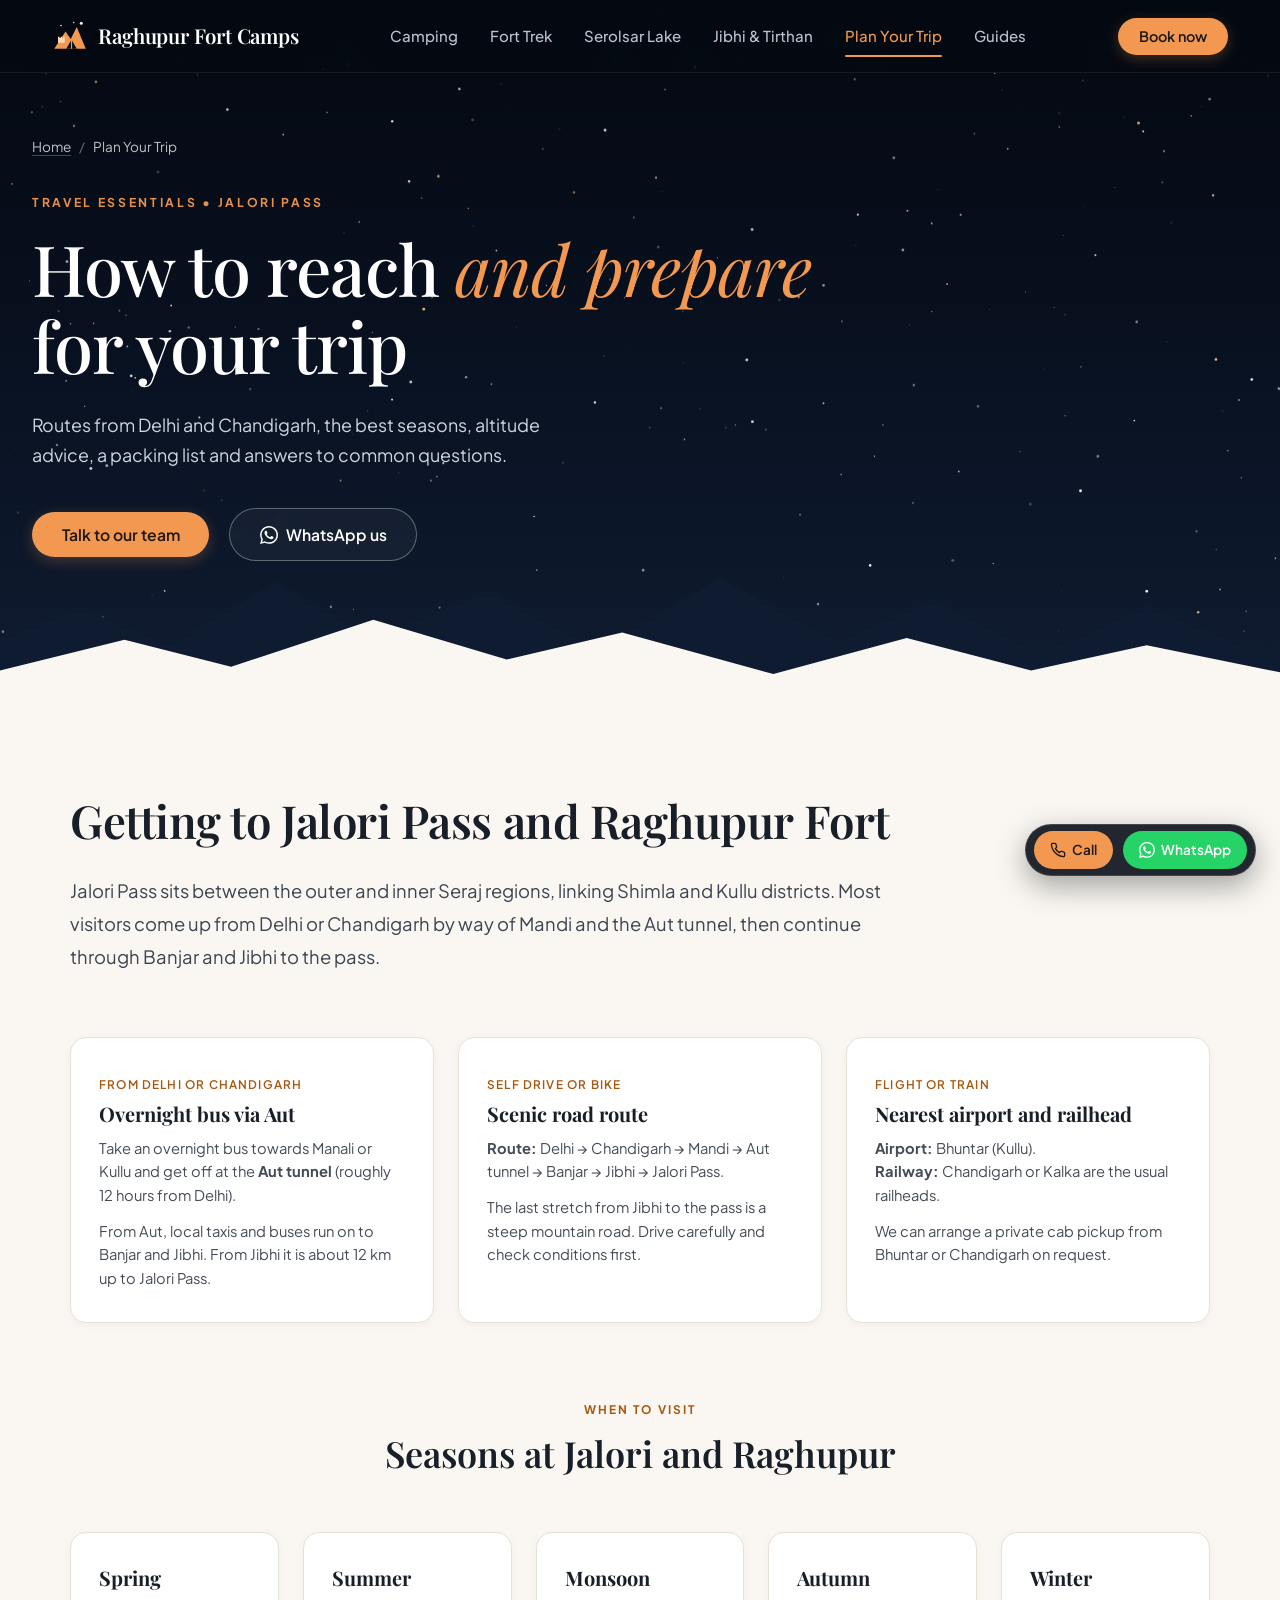
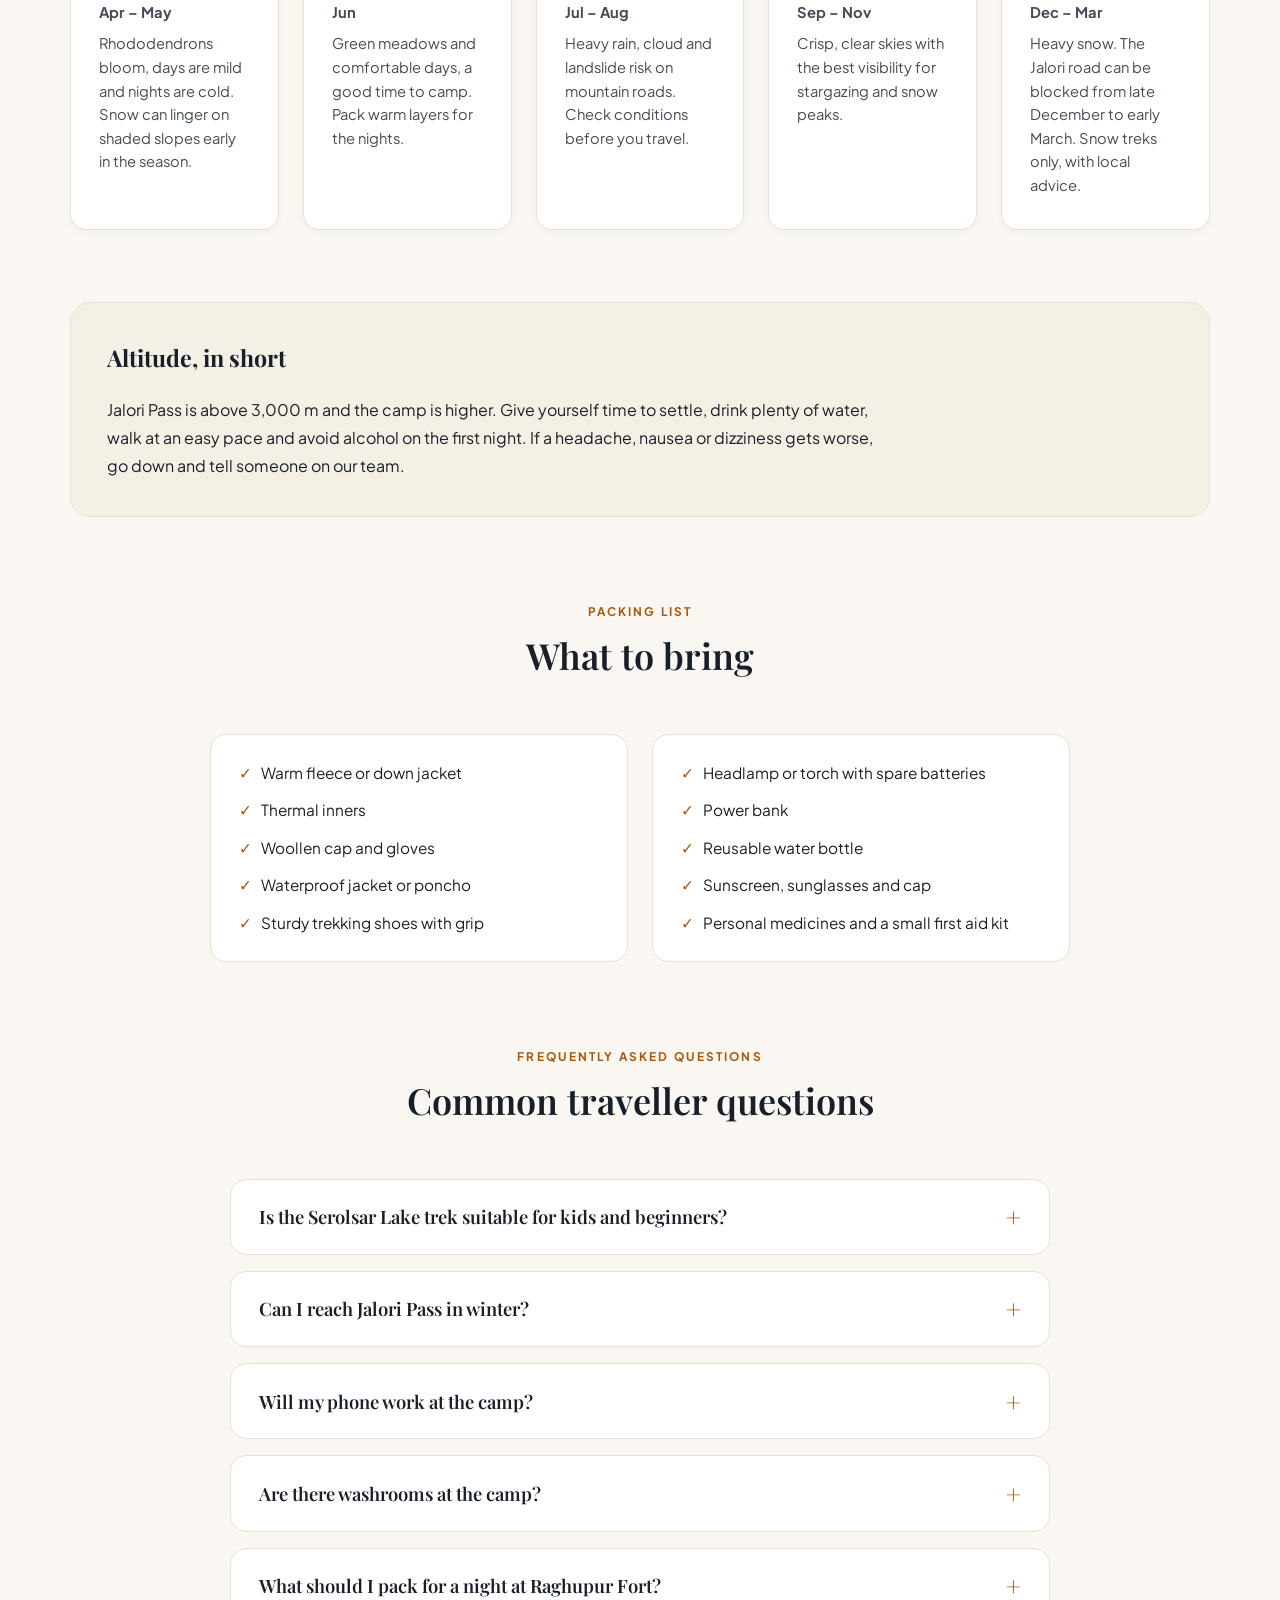
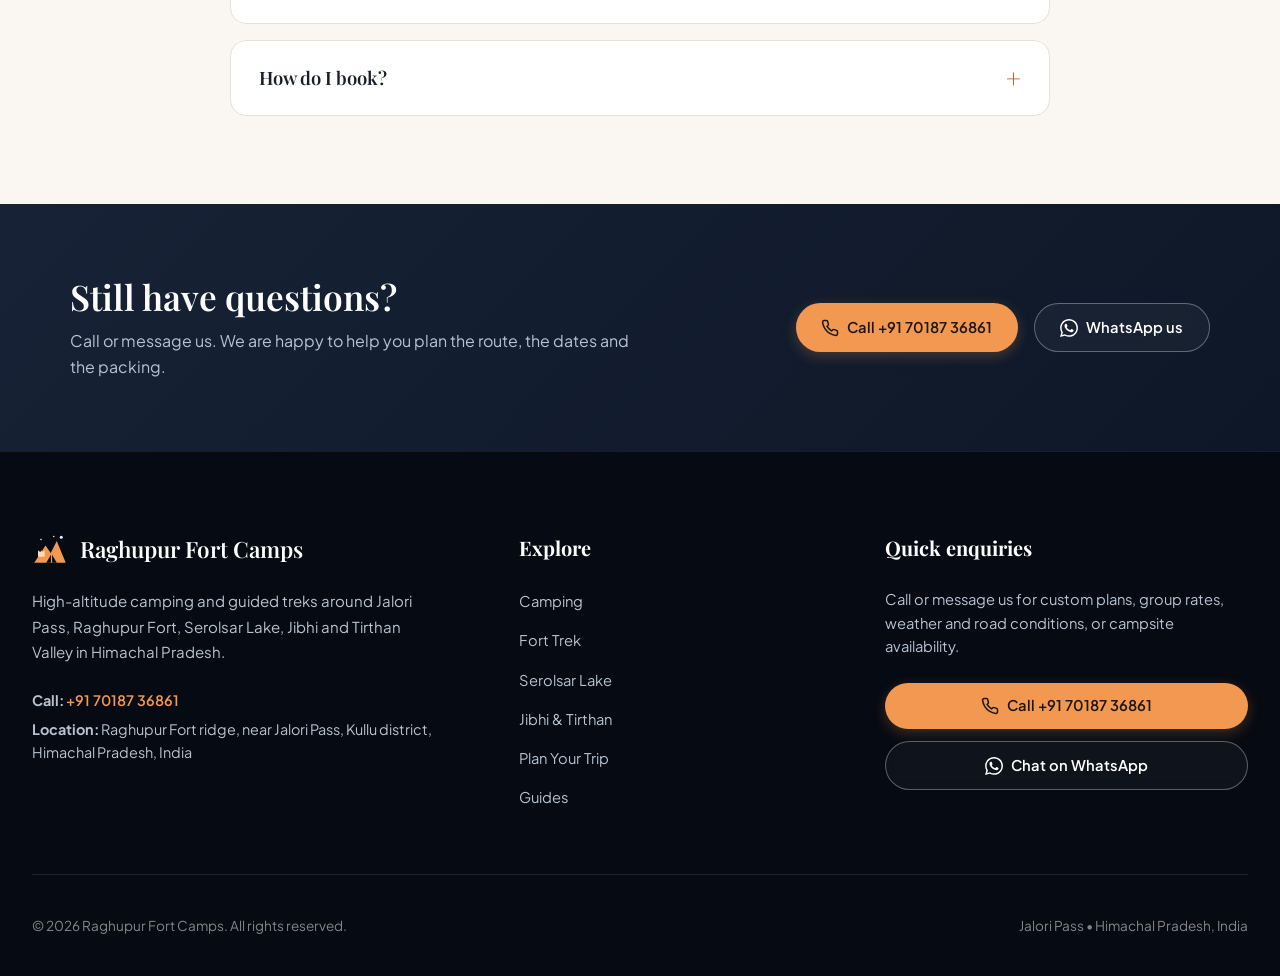
<file: plan-your-trip.html>
<!DOCTYPE html>
<html lang="en">
<head>
<meta charset="UTF-8">
<meta name="viewport" content="width=device-width, initial-scale=1.0">
<title>Plan Your Trip: How to Reach Jalori Pass &amp; Raghupur Fort</title>
<meta name="description" content="How to reach Jalori Pass and Raghupur Fort from Delhi or Chandigarh, best season, road closures, packing list and FAQs for camping and trekking in Seraj.">
<meta name="robots" content="index,follow,max-image-preview:large">
<link rel="canonical" href="https://www.raghupurcamps.com/plan-your-trip.html">
<link rel="alternate" hreflang="en-IN" href="https://www.raghupurcamps.com/plan-your-trip.html">
<link rel="alternate" hreflang="x-default" href="https://www.raghupurcamps.com/plan-your-trip.html">
<meta name="geo.region" content="IN-HP">
<meta name="geo.placename" content="Jalori Pass, Kullu, Himachal Pradesh">
<meta name="theme-color" content="#050a12">
<meta property="og:type" content="website">
<meta property="og:site_name" content="Raghupur Fort Camps">
<meta property="og:locale" content="en_IN">
<meta property="og:title" content="Plan Your Trip: How to Reach Jalori Pass &amp; Raghupur Fort">
<meta property="og:description" content="How to reach Jalori Pass and Raghupur Fort from Delhi or Chandigarh, best season, road closures, packing list and FAQs for camping and trekking in Seraj.">
<meta property="og:url" content="https://www.raghupurcamps.com/plan-your-trip.html">
<meta property="og:image" content="https://www.raghupurcamps.com/og-image.jpg">
<meta property="og:image:width" content="1200">
<meta property="og:image:height" content="630">
<meta property="og:image:alt" content="Raghupur Fort Camps: Milky Way over the camp ridge near Jalori Pass">
<meta name="twitter:card" content="summary_large_image">
<meta name="twitter:title" content="Plan Your Trip: How to Reach Jalori Pass &amp; Raghupur Fort">
<meta name="twitter:description" content="How to reach Jalori Pass and Raghupur Fort from Delhi or Chandigarh, best season, road closures, packing list and FAQs for camping and trekking in Seraj.">
<meta name="twitter:image" content="https://www.raghupurcamps.com/og-image.jpg">
<link rel="icon" href="favicon.svg" type="image/svg+xml">
<link rel="icon" href="logo.png" type="image/png" sizes="512x512">
<link rel="apple-touch-icon" href="apple-touch-icon.png">
<link rel="preconnect" href="https://fonts.googleapis.com">
<link rel="preconnect" href="https://fonts.gstatic.com" crossorigin>
<link href="https://fonts.googleapis.com/css2?family=Playfair+Display:ital,wght@0,500;0,600;0,700;1,400&amp;family=Plus+Jakarta+Sans:wght@400;500;600;700&amp;display=swap" rel="stylesheet">
<link rel="stylesheet" href="styles.css">
<script type="application/ld+json">{"@context": "https://schema.org", "@type": "BreadcrumbList", "itemListElement": [{"@type": "ListItem", "position": 1, "name": "Home", "item": "https://www.raghupurcamps.com/"}, {"@type": "ListItem", "position": 2, "name": "Plan Your Trip", "item": "https://www.raghupurcamps.com/plan-your-trip.html"}]}</script>
<script type="application/ld+json">{"@context": "https://schema.org", "@type": "FAQPage", "mainEntity": [{"@type": "Question", "name": "Is the Serolsar Lake trek suitable for kids and beginners?", "acceptedAnswer": {"@type": "Answer", "text": "Yes. The 5 km trail from Jalori Pass to the lake is a gentle forest walk with a gradual slope, and it is widely done by families and first-time trekkers. Go slowly, carry water and keep an eye on the weather."}}, {"@type": "Question", "name": "Can I reach Jalori Pass in winter?", "acceptedAnswer": {"@type": "Answer", "text": "Snowfall can block the Jalori road from late December to early March, and the pass is sometimes only reachable on foot. Call us before you travel so we can tell you the current road and snow conditions."}}, {"@type": "Question", "name": "Will my phone work at the camp?", "acceptedAnswer": {"@type": "Answer", "text": "Do not rely on it. Mobile signal is patchy around Jalori Pass and the ridge, and it usually drops in the forest around Serolsar Lake. Tell your family your plan before you set out."}}, {"@type": "Question", "name": "Are there washrooms at the camp?", "acceptedAnswer": {"@type": "Answer", "text": "Yes, we set up basic, eco-friendly toilet tents with water and toiletries, in line with leave-no-trace practice."}}, {"@type": "Question", "name": "What should I pack for a night at Raghupur Fort?", "acceptedAnswer": {"@type": "Answer", "text": "A warm fleece or down jacket, thermal inners, sturdy trekking shoes, a woollen cap, a rain layer, a power bank, a water bottle and a headlamp. Nights are cold at this altitude even in summer."}}, {"@type": "Question", "name": "How do I book?", "acceptedAnswer": {"@type": "Answer", "text": "Use the booking form on any page, call +91 70187 36861, or message us on WhatsApp with your dates and group size. We confirm availability and share the plan."}}]}</script>
</head>
<body data-page="plan-your-trip.html">
<a class="skip-link" href="#main">Skip to content</a>
<header class="site-header" id="header">
  <div class="header-container">
    <a href="index.html" class="brand-logo" aria-label="Raghupur Fort Camps home"><svg class="brand-icon" viewBox="0 0 48 48" aria-hidden="true"><path d="M3 41 18 18l7 10 8-16 12 29z" fill="#f29851"/><path d="M19 41l7-12 7 12z" fill="#050a12"/><path d="M26 29v12" stroke="#f29851" stroke-width="1.6"/><path d="M8 33V25h2v1.5h1.5V25h2v1.5H15V25h2v8z" fill="#ffd9b0"/><circle cx="39" cy="7" r="2" fill="#eaf3ff"/><circle cx="29" cy="6" r="1" fill="#eaf3ff"/><circle cx="12" cy="10" r="1.1" fill="#eaf3ff"/></svg><span class="brand-name">Raghupur Fort Camps</span></a>
    <nav class="nav-menu" aria-label="Main"><a href="raghupur-fort-camping.html" class="nav-link">Camping</a><a href="raghupur-fort-trek.html" class="nav-link">Fort Trek</a><a href="serolsar-lake-trek.html" class="nav-link">Serolsar Lake</a><a href="jibhi-tirthan-valley.html" class="nav-link">Jibhi &amp; Tirthan</a><a href="plan-your-trip.html" class="nav-link" aria-current="page">Plan Your Trip</a><a href="guides.html" class="nav-link">Guides</a></nav>
    <div class="header-actions">
      <button type="button" class="btn btn-amber pill-btn header-book" data-book="custom">Book now</button>
      <button type="button" class="mobile-toggle" id="mobile-toggle" aria-label="Open menu" aria-expanded="false" aria-controls="mobile-drawer"><span></span><span></span><span></span></button>
    </div>
  </div>
</header>
<div class="drawer-overlay" id="drawer-overlay"></div>
<aside class="mobile-drawer" id="mobile-drawer" aria-label="Menu">
  <div class="drawer-header">
    <span class="brand-logo"><svg class="brand-icon" viewBox="0 0 48 48" aria-hidden="true"><path d="M3 41 18 18l7 10 8-16 12 29z" fill="#f29851"/><path d="M19 41l7-12 7 12z" fill="#050a12"/><path d="M26 29v12" stroke="#f29851" stroke-width="1.6"/><path d="M8 33V25h2v1.5h1.5V25h2v1.5H15V25h2v8z" fill="#ffd9b0"/><circle cx="39" cy="7" r="2" fill="#eaf3ff"/><circle cx="29" cy="6" r="1" fill="#eaf3ff"/><circle cx="12" cy="10" r="1.1" fill="#eaf3ff"/></svg><span>Raghupur Fort Camps</span></span>
    <button type="button" class="close-drawer" id="close-drawer" aria-label="Close menu">&times;</button>
  </div>
  <nav class="drawer-links" aria-label="Mobile"><a href="raghupur-fort-camping.html" class="drawer-link">Camping</a><a href="raghupur-fort-trek.html" class="drawer-link">Fort Trek</a><a href="serolsar-lake-trek.html" class="drawer-link">Serolsar Lake</a><a href="jibhi-tirthan-valley.html" class="drawer-link">Jibhi &amp; Tirthan</a><a href="plan-your-trip.html" class="drawer-link" aria-current="page">Plan Your Trip</a><a href="guides.html" class="drawer-link">Guides</a></nav>
  <div class="drawer-footer">
    <a href="tel:+917018736861" class="btn btn-amber pill-btn full-width"><svg class="btn-icon" viewBox="0 0 24 24" fill="none" stroke="currentColor" stroke-width="2" aria-hidden="true"><path d="M22 16.92v3a2 2 0 0 1-2.18 2 19.79 19.79 0 0 1-8.63-3.07 19.5 19.5 0 0 1-6-6 19.79 19.79 0 0 1-3.07-8.67A2 2 0 0 1 4.11 2h3a2 2 0 0 1 2 1.72 12.84 12.84 0 0 0 .7 2.81 2 2 0 0 1-.45 2.11L8.09 9.91a16 16 0 0 0 6 6l1.27-1.27a2 2 0 0 1 2.11-.45 12.84 12.84 0 0 0 2.81.7A2 2 0 0 1 22 16.92z"/></svg>Call +91 70187 36861</a>
    <a href="https://wa.me/917018736861?text=Hi%2C%20I%20would%20like%20to%20enquire%20about%20Raghupur%20Fort%20Camps%20and%20treks." target="_blank" rel="noopener noreferrer" class="btn btn-outline-white pill-btn full-width"><svg class="btn-icon" viewBox="0 0 24 24" fill="currentColor" aria-hidden="true"><path d="M.057 24l1.687-6.163c-1.041-1.804-1.588-3.849-1.587-5.946.003-6.556 5.338-11.891 11.893-11.891 3.181.001 6.167 1.24 8.413 3.488 2.245 2.248 3.481 5.236 3.48 8.414-.003 6.557-5.338 11.892-11.893 11.892-1.99-.001-3.951-.5-5.688-1.448l-6.305 1.654zm6.597-3.807c1.676.995 3.276 1.591 5.392 1.592 5.448 0 9.886-4.434 9.889-9.885.002-5.462-4.415-9.89-9.881-9.892-5.452 0-9.887 4.434-9.889 9.884-.001 2.225.651 3.891 1.746 5.634l-.999 3.648 3.742-.981zm11.387-5.464c-.074-.124-.272-.198-.57-.347-.297-.149-1.758-.868-2.031-.967-.272-.099-.47-.149-.669.149-.198.297-.768.967-.941 1.165-.173.198-.347.223-.644.074-.297-.149-1.255-.462-2.39-1.475-.883-.788-1.48-1.761-1.653-2.059-.173-.297-.018-.458.13-.606.134-.133.297-.347.446-.521.151-.172.2-.296.3-.495.099-.198.05-.372-.025-.521-.075-.148-.669-1.611-.916-2.206-.242-.579-.487-.501-.669-.51l-.57-.01c-.198 0-.52.074-.792.372s-1.04 1.016-1.04 2.479 1.065 2.876 1.213 3.074c.149.198 2.095 3.2 5.076 4.487.709.306 1.263.489 1.694.626.712.226 1.36.194 1.872.118.571-.085 1.758-.719 2.006-1.413.248-.695.248-1.29.173-1.414z"/></svg>Chat on WhatsApp</a>
  </div>
</aside>
<main id="main">
<section class="hero-section">
  <canvas id="starfield" class="star-canvas" aria-hidden="true"></canvas>
  <svg class="hero-ridge" viewBox="0 0 1440 170" preserveAspectRatio="none" aria-hidden="true">
    <path class="ridge-back" d="M0 170V96l90-36 100 42 120-70 110 62 130-52 120 66 140-80 130 70 110-46 120 60 120-54 150 62v100z"/>
    <path class="ridge-front" d="M0 170v-40l140-34 120 30 160-52 150 44 130-30 170 46 150-40 140 36 130-28 150 30v38z"/>
  </svg>
  <div class="hero-container">
    <nav class="hero-breadcrumbs" aria-label="Breadcrumb"><a href="index.html">Home</a><span class="breadcrumb-separator" aria-hidden="true">/</span><span class="breadcrumb-current" aria-current="page">Plan Your Trip</span></nav>
    <p class="hero-kicker">Travel essentials &bull; Jalori Pass</p>
    <h1 class="hero-title">How to reach <span class="italic-accent">and prepare</span> for your trip</h1>
    <p class="hero-subtitle">Routes from Delhi and Chandigarh, the best seasons, altitude advice, a packing list and answers to common questions.</p>
    <div class="hero-actions"><button type="button" class="btn btn-amber pill-btn btn-hero" data-book="custom">Talk to our team</button><a href="https://wa.me/917018736861?text=Hi%2C%20I%20need%20help%20planning%20a%20trip%20to%20Jalori%20Pass%20and%20Raghupur%20Fort%20Camps." target="_blank" rel="noopener noreferrer" class="btn btn-outline-white pill-btn btn-hero"><svg class="btn-icon" viewBox="0 0 24 24" fill="currentColor" aria-hidden="true"><path d="M.057 24l1.687-6.163c-1.041-1.804-1.588-3.849-1.587-5.946.003-6.556 5.338-11.891 11.893-11.891 3.181.001 6.167 1.24 8.413 3.488 2.245 2.248 3.481 5.236 3.48 8.414-.003 6.557-5.338 11.892-11.893 11.892-1.99-.001-3.951-.5-5.688-1.448l-6.305 1.654zm6.597-3.807c1.676.995 3.276 1.591 5.392 1.592 5.448 0 9.886-4.434 9.889-9.885.002-5.462-4.415-9.89-9.881-9.892-5.452 0-9.887 4.434-9.889 9.884-.001 2.225.651 3.891 1.746 5.634l-.999 3.648 3.742-.981zm11.387-5.464c-.074-.124-.272-.198-.57-.347-.297-.149-1.758-.868-2.031-.967-.272-.099-.47-.149-.669.149-.198.297-.768.967-.941 1.165-.173.198-.347.223-.644.074-.297-.149-1.255-.462-2.39-1.475-.883-.788-1.48-1.761-1.653-2.059-.173-.297-.018-.458.13-.606.134-.133.297-.347.446-.521.151-.172.2-.296.3-.495.099-.198.05-.372-.025-.521-.075-.148-.669-1.611-.916-2.206-.242-.579-.487-.501-.669-.51l-.57-.01c-.198 0-.52.074-.792.372s-1.04 1.016-1.04 2.479 1.065 2.876 1.213 3.074c.149.198 2.095 3.2 5.076 4.487.709.306 1.263.489 1.694.626.712.226 1.36.194 1.872.118.571-.085 1.758-.719 2.006-1.413.248-.695.248-1.29.173-1.414z"/></svg>WhatsApp us</a></div>
  </div>
</section>
<section class="editorial-section">
  <div class="content-container">
    <div class="editorial-header">
      <h2 class="editorial-title">Getting to Jalori Pass and Raghupur Fort</h2>
      <p class="editorial-lead">Jalori Pass sits between the outer and inner Seraj regions, linking Shimla and Kullu districts. Most visitors come up from Delhi or Chandigarh by way of Mandi and the Aut tunnel, then continue through Banjar and Jibhi to the pass.</p>
    </div>
    <div class="route-cards-grid">
      <div class="route-card"><span class="route-badge">From Delhi or Chandigarh</span><h3>Overnight bus via Aut</h3><p>Take an overnight bus towards Manali or Kullu and get off at the <strong>Aut tunnel</strong> (roughly 12 hours from Delhi).</p><p class="route-sub">From Aut, local taxis and buses run on to Banjar and Jibhi. From Jibhi it is about 12 km up to Jalori Pass.</p></div>
      <div class="route-card"><span class="route-badge">Self drive or bike</span><h3>Scenic road route</h3><p><strong>Route:</strong> Delhi &rarr; Chandigarh &rarr; Mandi &rarr; Aut tunnel &rarr; Banjar &rarr; Jibhi &rarr; Jalori Pass.</p><p class="route-sub">The last stretch from Jibhi to the pass is a steep mountain road. Drive carefully and check conditions first.</p></div>
      <div class="route-card"><span class="route-badge">Flight or train</span><h3>Nearest airport and railhead</h3><p><strong>Airport:</strong> Bhuntar (Kullu).</p><p><strong>Railway:</strong> Chandigarh or Kalka are the usual railheads.</p><p class="route-sub">We can arrange a private cab pickup from Bhuntar or Chandigarh on request.</p></div>
    </div>
    <div class="seasons-container">
      <div class="center-header"><span class="section-tag">When to visit</span><h2 class="section-heading">Seasons at Jalori and Raghupur</h2></div>
      <div class="seasons-grid"><div class="season-card"><h3>Spring</h3><p class="season-temp">Apr &ndash; May</p><p>Rhododendrons bloom, days are mild and nights are cold. Snow can linger on shaded slopes early in the season.</p></div><div class="season-card"><h3>Summer</h3><p class="season-temp">Jun</p><p>Green meadows and comfortable days, a good time to camp. Pack warm layers for the nights.</p></div><div class="season-card"><h3>Monsoon</h3><p class="season-temp">Jul &ndash; Aug</p><p>Heavy rain, cloud and landslide risk on mountain roads. Check conditions before you travel.</p></div><div class="season-card"><h3>Autumn</h3><p class="season-temp">Sep &ndash; Nov</p><p>Crisp, clear skies with the best visibility for stargazing and snow peaks.</p></div><div class="season-card"><h3>Winter</h3><p class="season-temp">Dec &ndash; Mar</p><p>Heavy snow. The Jalori road can be blocked from late December to early March. Snow treks only, with local advice.</p></div></div>
    </div>
    <div class="altitude-box">
      <h2>Altitude, in short</h2>
      <p>Jalori Pass is above 3,000 m and the camp is higher. Give yourself time to settle, drink plenty of water, walk at an easy pace and avoid alcohol on the first night. If a headache, nausea or dizziness gets worse, go down and tell someone on our team.</p>
    </div>
    <div class="pack-container">
      <div class="center-header"><span class="section-tag">Packing list</span><h2 class="section-heading">What to bring</h2></div>
      <div class="pack-grid"><ul class="pack-list"><li>Warm fleece or down jacket</li><li>Thermal inners</li><li>Woollen cap and gloves</li><li>Waterproof jacket or poncho</li><li>Sturdy trekking shoes with grip</li></ul><ul class="pack-list"><li>Headlamp or torch with spare batteries</li><li>Power bank</li><li>Reusable water bottle</li><li>Sunscreen, sunglasses and cap</li><li>Personal medicines and a small first aid kit</li></ul></div>
    </div>
    <div class="faq-container">
      <div class="center-header"><span class="section-tag">Frequently asked questions</span><h2 class="section-heading">Common traveller questions</h2></div>
      <div class="faq-list"><details class="faq-item"><summary>Is the Serolsar Lake trek suitable for kids and beginners?</summary><div class="faq-answer"><p>Yes. The 5 km trail from Jalori Pass to the lake is a gentle forest walk with a gradual slope, and it is widely done by families and first-time trekkers. Go slowly, carry water and keep an eye on the weather.</p></div></details><details class="faq-item"><summary>Can I reach Jalori Pass in winter?</summary><div class="faq-answer"><p>Snowfall can block the Jalori road from late December to early March, and the pass is sometimes only reachable on foot. Call us before you travel so we can tell you the current road and snow conditions.</p></div></details><details class="faq-item"><summary>Will my phone work at the camp?</summary><div class="faq-answer"><p>Do not rely on it. Mobile signal is patchy around Jalori Pass and the ridge, and it usually drops in the forest around Serolsar Lake. Tell your family your plan before you set out.</p></div></details><details class="faq-item"><summary>Are there washrooms at the camp?</summary><div class="faq-answer"><p>Yes, we set up basic, eco-friendly toilet tents with water and toiletries, in line with leave-no-trace practice.</p></div></details><details class="faq-item"><summary>What should I pack for a night at Raghupur Fort?</summary><div class="faq-answer"><p>A warm fleece or down jacket, thermal inners, sturdy trekking shoes, a woollen cap, a rain layer, a power bank, a water bottle and a headlamp. Nights are cold at this altitude even in summer.</p></div></details><details class="faq-item"><summary>How do I book?</summary><div class="faq-answer"><p>Use the booking form on any page, call +91 70187 36861, or message us on WhatsApp with your dates and group size. We confirm availability and share the plan.</p></div></details></div>
    </div>
  </div>
</section>
<section class="cta-band"><div class="content-container cta-inner"><div><h2>Still have questions?</h2><p>Call or message us. We are happy to help you plan the route, the dates and the packing.</p></div><div class="cta-actions"><a href="tel:+917018736861" class="btn btn-amber pill-btn"><svg class="btn-icon" viewBox="0 0 24 24" fill="none" stroke="currentColor" stroke-width="2" aria-hidden="true"><path d="M22 16.92v3a2 2 0 0 1-2.18 2 19.79 19.79 0 0 1-8.63-3.07 19.5 19.5 0 0 1-6-6 19.79 19.79 0 0 1-3.07-8.67A2 2 0 0 1 4.11 2h3a2 2 0 0 1 2 1.72 12.84 12.84 0 0 0 .7 2.81 2 2 0 0 1-.45 2.11L8.09 9.91a16 16 0 0 0 6 6l1.27-1.27a2 2 0 0 1 2.11-.45 12.84 12.84 0 0 0 2.81.7A2 2 0 0 1 22 16.92z"/></svg>Call +91 70187 36861</a><a href="https://wa.me/917018736861?text=Hi%2C%20I%20would%20like%20to%20plan%20a%20trip%20to%20Raghupur%20Fort%20Camps." target="_blank" rel="noopener noreferrer" class="btn btn-outline-white pill-btn"><svg class="btn-icon" viewBox="0 0 24 24" fill="currentColor" aria-hidden="true"><path d="M.057 24l1.687-6.163c-1.041-1.804-1.588-3.849-1.587-5.946.003-6.556 5.338-11.891 11.893-11.891 3.181.001 6.167 1.24 8.413 3.488 2.245 2.248 3.481 5.236 3.48 8.414-.003 6.557-5.338 11.892-11.893 11.892-1.99-.001-3.951-.5-5.688-1.448l-6.305 1.654zm6.597-3.807c1.676.995 3.276 1.591 5.392 1.592 5.448 0 9.886-4.434 9.889-9.885.002-5.462-4.415-9.89-9.881-9.892-5.452 0-9.887 4.434-9.889 9.884-.001 2.225.651 3.891 1.746 5.634l-.999 3.648 3.742-.981zm11.387-5.464c-.074-.124-.272-.198-.57-.347-.297-.149-1.758-.868-2.031-.967-.272-.099-.47-.149-.669.149-.198.297-.768.967-.941 1.165-.173.198-.347.223-.644.074-.297-.149-1.255-.462-2.39-1.475-.883-.788-1.48-1.761-1.653-2.059-.173-.297-.018-.458.13-.606.134-.133.297-.347.446-.521.151-.172.2-.296.3-.495.099-.198.05-.372-.025-.521-.075-.148-.669-1.611-.916-2.206-.242-.579-.487-.501-.669-.51l-.57-.01c-.198 0-.52.074-.792.372s-1.04 1.016-1.04 2.479 1.065 2.876 1.213 3.074c.149.198 2.095 3.2 5.076 4.487.709.306 1.263.489 1.694.626.712.226 1.36.194 1.872.118.571-.085 1.758-.719 2.006-1.413.248-.695.248-1.29.173-1.414z"/></svg>WhatsApp us</a></div></div></section>
</main>
<footer class="site-footer">
  <div class="footer-container">
    <div class="footer-grid">
      <div class="footer-col">
        <div class="footer-brand"><svg class="brand-icon" viewBox="0 0 48 48" aria-hidden="true"><path d="M3 41 18 18l7 10 8-16 12 29z" fill="#f29851"/><path d="M19 41l7-12 7 12z" fill="#050a12"/><path d="M26 29v12" stroke="#f29851" stroke-width="1.6"/><path d="M8 33V25h2v1.5h1.5V25h2v1.5H15V25h2v8z" fill="#ffd9b0"/><circle cx="39" cy="7" r="2" fill="#eaf3ff"/><circle cx="29" cy="6" r="1" fill="#eaf3ff"/><circle cx="12" cy="10" r="1.1" fill="#eaf3ff"/></svg><span>Raghupur Fort Camps</span></div>
        <p class="footer-desc">High-altitude camping and guided treks around Jalori Pass, Raghupur Fort, Serolsar Lake, Jibhi and Tirthan Valley in Himachal Pradesh.</p>
        <div class="footer-contacts">
          <p><strong>Call:</strong> <a href="tel:+917018736861">+91 70187 36861</a></p>
          <p><strong>Location:</strong> Raghupur Fort ridge, near Jalori Pass, Kullu district, Himachal Pradesh, India</p>
        </div>
      </div>
      <div class="footer-col">
        <h2 class="footer-heading">Explore</h2>
        <ul class="footer-links"><li><a href="raghupur-fort-camping.html">Camping</a></li><li><a href="raghupur-fort-trek.html">Fort Trek</a></li><li><a href="serolsar-lake-trek.html">Serolsar Lake</a></li><li><a href="jibhi-tirthan-valley.html">Jibhi &amp; Tirthan</a></li><li><a href="plan-your-trip.html">Plan Your Trip</a></li><li><a href="guides.html">Guides</a></li></ul>
      </div>
      <div class="footer-col">
        <h2 class="footer-heading">Quick enquiries</h2>
        <p class="footer-small">Call or message us for custom plans, group rates, weather and road conditions, or campsite availability.</p>
        <div class="footer-cta-stack">
          <a href="tel:+917018736861" class="btn btn-amber pill-btn full-width"><svg class="btn-icon" viewBox="0 0 24 24" fill="none" stroke="currentColor" stroke-width="2" aria-hidden="true"><path d="M22 16.92v3a2 2 0 0 1-2.18 2 19.79 19.79 0 0 1-8.63-3.07 19.5 19.5 0 0 1-6-6 19.79 19.79 0 0 1-3.07-8.67A2 2 0 0 1 4.11 2h3a2 2 0 0 1 2 1.72 12.84 12.84 0 0 0 .7 2.81 2 2 0 0 1-.45 2.11L8.09 9.91a16 16 0 0 0 6 6l1.27-1.27a2 2 0 0 1 2.11-.45 12.84 12.84 0 0 0 2.81.7A2 2 0 0 1 22 16.92z"/></svg>Call +91 70187 36861</a>
          <a href="https://wa.me/917018736861?text=Hi%2C%20I%20would%20like%20to%20enquire%20about%20camping%20and%20trekking." target="_blank" rel="noopener noreferrer" class="btn btn-outline-white pill-btn full-width"><svg class="btn-icon" viewBox="0 0 24 24" fill="currentColor" aria-hidden="true"><path d="M.057 24l1.687-6.163c-1.041-1.804-1.588-3.849-1.587-5.946.003-6.556 5.338-11.891 11.893-11.891 3.181.001 6.167 1.24 8.413 3.488 2.245 2.248 3.481 5.236 3.48 8.414-.003 6.557-5.338 11.892-11.893 11.892-1.99-.001-3.951-.5-5.688-1.448l-6.305 1.654zm6.597-3.807c1.676.995 3.276 1.591 5.392 1.592 5.448 0 9.886-4.434 9.889-9.885.002-5.462-4.415-9.89-9.881-9.892-5.452 0-9.887 4.434-9.889 9.884-.001 2.225.651 3.891 1.746 5.634l-.999 3.648 3.742-.981zm11.387-5.464c-.074-.124-.272-.198-.57-.347-.297-.149-1.758-.868-2.031-.967-.272-.099-.47-.149-.669.149-.198.297-.768.967-.941 1.165-.173.198-.347.223-.644.074-.297-.149-1.255-.462-2.39-1.475-.883-.788-1.48-1.761-1.653-2.059-.173-.297-.018-.458.13-.606.134-.133.297-.347.446-.521.151-.172.2-.296.3-.495.099-.198.05-.372-.025-.521-.075-.148-.669-1.611-.916-2.206-.242-.579-.487-.501-.669-.51l-.57-.01c-.198 0-.52.074-.792.372s-1.04 1.016-1.04 2.479 1.065 2.876 1.213 3.074c.149.198 2.095 3.2 5.076 4.487.709.306 1.263.489 1.694.626.712.226 1.36.194 1.872.118.571-.085 1.758-.719 2.006-1.413.248-.695.248-1.29.173-1.414z"/></svg>Chat on WhatsApp</a>
        </div>
      </div>
    </div>
    <div class="footer-bottom">
      <p>&copy; 2026 Raghupur Fort Camps. All rights reserved.</p>
      <p>Jalori Pass &bull; Himachal Pradesh, India</p>
    </div>
  </div>
</footer>
<div class="floating-quick-bar">
  <a href="tel:+917018736861" class="quick-btn quick-call"><svg class="btn-icon" viewBox="0 0 24 24" fill="none" stroke="currentColor" stroke-width="2" aria-hidden="true"><path d="M22 16.92v3a2 2 0 0 1-2.18 2 19.79 19.79 0 0 1-8.63-3.07 19.5 19.5 0 0 1-6-6 19.79 19.79 0 0 1-3.07-8.67A2 2 0 0 1 4.11 2h3a2 2 0 0 1 2 1.72 12.84 12.84 0 0 0 .7 2.81 2 2 0 0 1-.45 2.11L8.09 9.91a16 16 0 0 0 6 6l1.27-1.27a2 2 0 0 1 2.11-.45 12.84 12.84 0 0 0 2.81.7A2 2 0 0 1 22 16.92z"/></svg><span>Call</span></a>
  <a href="https://wa.me/917018736861?text=Hi%2C%20I%20am%20interested%20in%20Raghupur%20Fort%20Camps%20and%20treks." target="_blank" rel="noopener noreferrer" class="quick-btn quick-whatsapp"><svg class="btn-icon" viewBox="0 0 24 24" fill="currentColor" aria-hidden="true"><path d="M.057 24l1.687-6.163c-1.041-1.804-1.588-3.849-1.587-5.946.003-6.556 5.338-11.891 11.893-11.891 3.181.001 6.167 1.24 8.413 3.488 2.245 2.248 3.481 5.236 3.48 8.414-.003 6.557-5.338 11.892-11.893 11.892-1.99-.001-3.951-.5-5.688-1.448l-6.305 1.654zm6.597-3.807c1.676.995 3.276 1.591 5.392 1.592 5.448 0 9.886-4.434 9.889-9.885.002-5.462-4.415-9.89-9.881-9.892-5.452 0-9.887 4.434-9.889 9.884-.001 2.225.651 3.891 1.746 5.634l-.999 3.648 3.742-.981zm11.387-5.464c-.074-.124-.272-.198-.57-.347-.297-.149-1.758-.868-2.031-.967-.272-.099-.47-.149-.669.149-.198.297-.768.967-.941 1.165-.173.198-.347.223-.644.074-.297-.149-1.255-.462-2.39-1.475-.883-.788-1.48-1.761-1.653-2.059-.173-.297-.018-.458.13-.606.134-.133.297-.347.446-.521.151-.172.2-.296.3-.495.099-.198.05-.372-.025-.521-.075-.148-.669-1.611-.916-2.206-.242-.579-.487-.501-.669-.51l-.57-.01c-.198 0-.52.074-.792.372s-1.04 1.016-1.04 2.479 1.065 2.876 1.213 3.074c.149.198 2.095 3.2 5.076 4.487.709.306 1.263.489 1.694.626.712.226 1.36.194 1.872.118.571-.085 1.758-.719 2.006-1.413.248-.695.248-1.29.173-1.414z"/></svg><span>WhatsApp</span></a>
</div>
<dialog id="booking-dialog" class="booking-dialog" aria-labelledby="booking-title">
  <button type="button" class="modal-close" data-close-dialog aria-label="Close booking form">&times;</button>
  <div class="modal-header">
    <span class="modal-kicker">Booking enquiry</span>
    <h2 class="modal-title" id="booking-title">Book your Himalayan experience</h2>
    <p class="modal-desc">Send your details and we will confirm availability on WhatsApp.</p>
  </div>
  <form id="booking-form">
    <div class="form-group">
      <label for="form-package">Experience</label>
      <select id="form-package" name="package" class="form-control" required><option value="serolsar-day">Serolsar Lake guided day trek</option><option value="serolsar-combo">Serolsar + Raghupur Fort camp (2D / 1N)</option><option value="camp-standard">Camping: standard alpine dome tent</option><option value="camp-luxury">Camping: luxury meadow tent</option><option value="camp-astro">Camping: astrophile private setup</option><option value="fort-trek">Raghupur Fort trek with guide</option><option value="circuit">Full Seraj Valley circuit (3D / 2N)</option><option value="jibhi">Jibhi &amp; Tirthan Valley trip</option><option value="custom">Custom group / general enquiry</option></select>
    </div>
    <div class="form-row">
      <div class="form-group">
        <label for="form-name">Your name</label>
        <input type="text" id="form-name" name="name" class="form-control" placeholder="e.g. Rahul Sharma" autocomplete="name" required>
      </div>
      <div class="form-group">
        <label for="form-phone">Phone / WhatsApp</label>
        <input type="tel" id="form-phone" name="phone" class="form-control" placeholder="+91 XXXXX XXXXX" autocomplete="tel" inputmode="tel" pattern="[0-9+\s\-]{8,16}" title="Enter a valid phone number" required>
      </div>
    </div>
    <div class="form-row">
      <div class="form-group">
        <label for="form-date">Travel date</label>
        <input type="date" id="form-date" name="date" class="form-control" required>
      </div>
      <div class="form-group">
        <label for="form-guests">Guests</label>
        <select id="form-guests" name="guests" class="form-control">
          <option value="1">1 person</option>
          <option value="2" selected>2 people</option>
          <option value="3-5">3 to 5 people</option>
          <option value="6-10">6 to 10 people</option>
          <option value="10+">More than 10</option>
        </select>
      </div>
    </div>
    <div class="form-group">
      <label for="form-notes">Questions or requests <span class="optional">(optional)</span></label>
      <textarea id="form-notes" name="notes" class="form-control" rows="2" placeholder="Pickup from Aut or Bhuntar, food preferences, etc."></textarea>
    </div>
    <div class="modal-actions">
      <button type="submit" class="btn btn-amber pill-btn full-width">Send enquiry on WhatsApp</button>
      <a href="tel:+917018736861" class="btn btn-outline-dark pill-btn full-width">Or call +91 70187 36861</a>
    </div>
  </form>
</dialog>
<script src="app.js" defer></script>
</body>
</html>
</file>
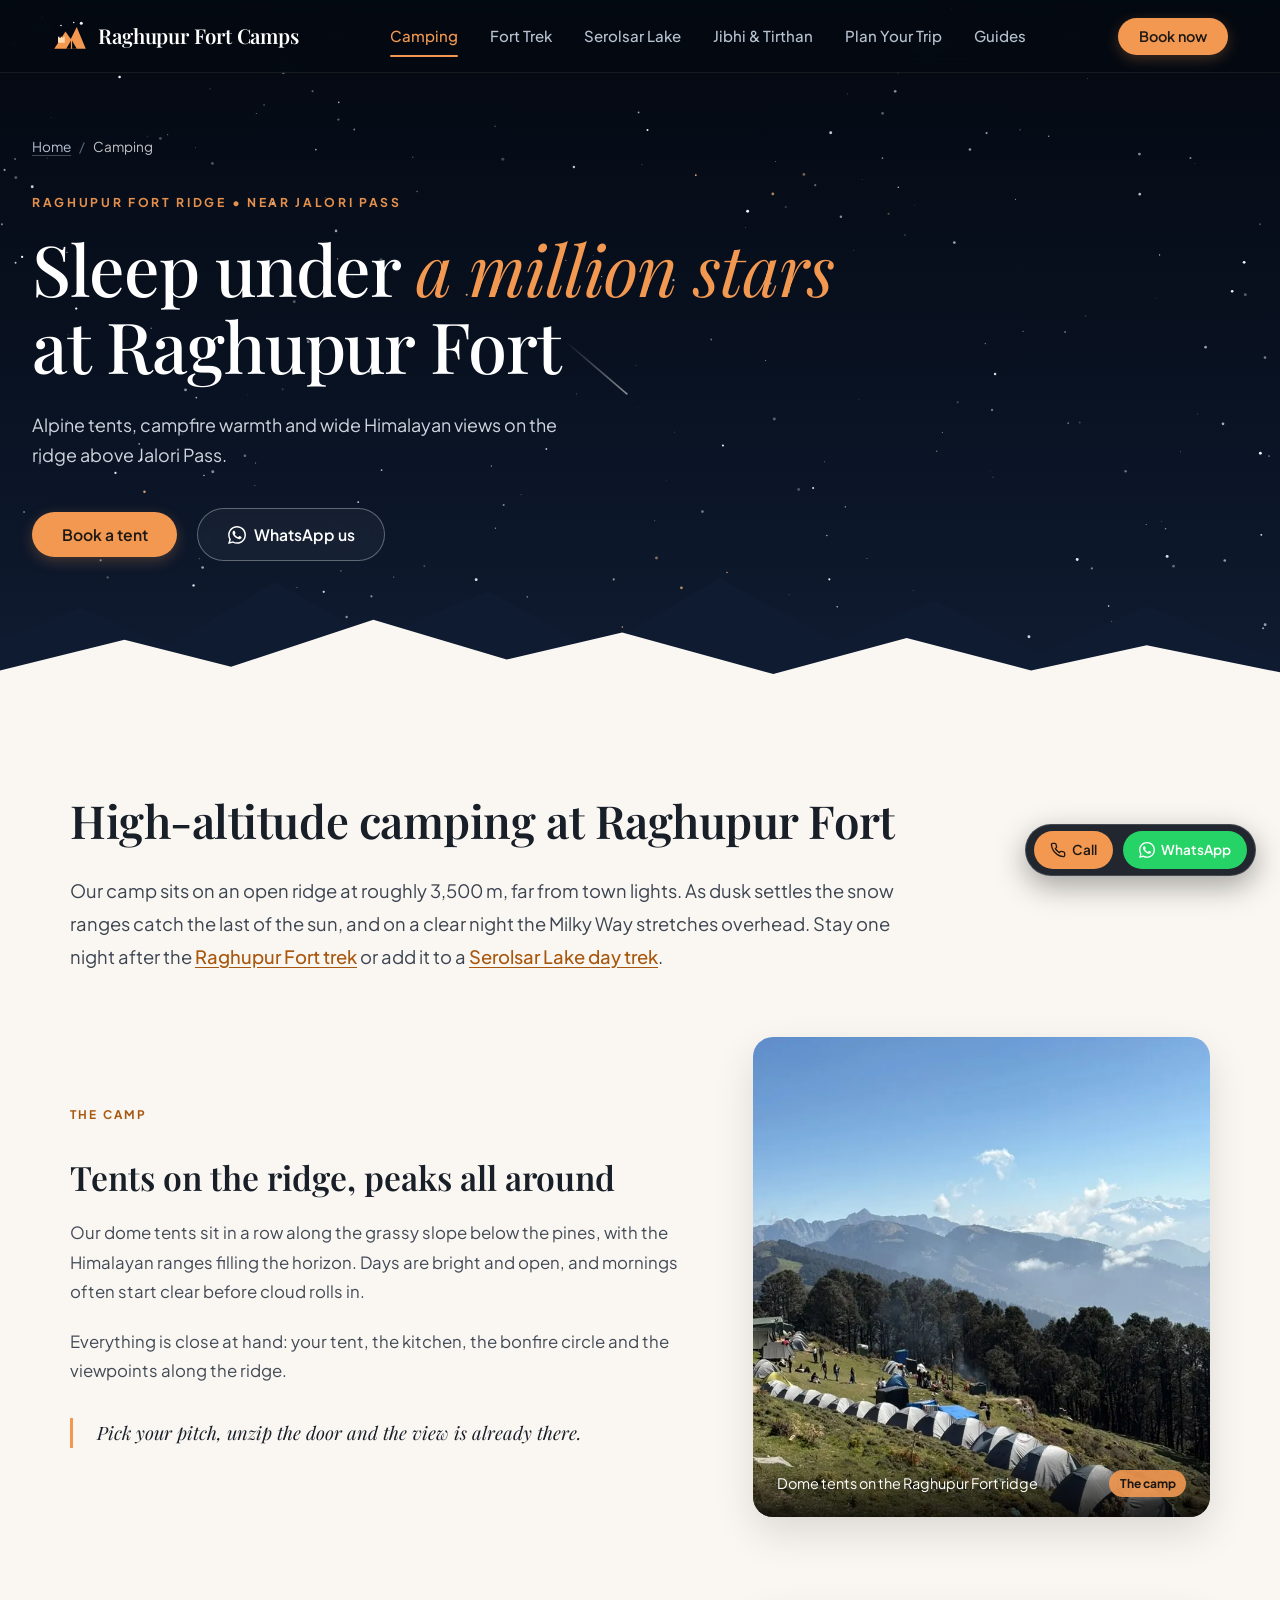
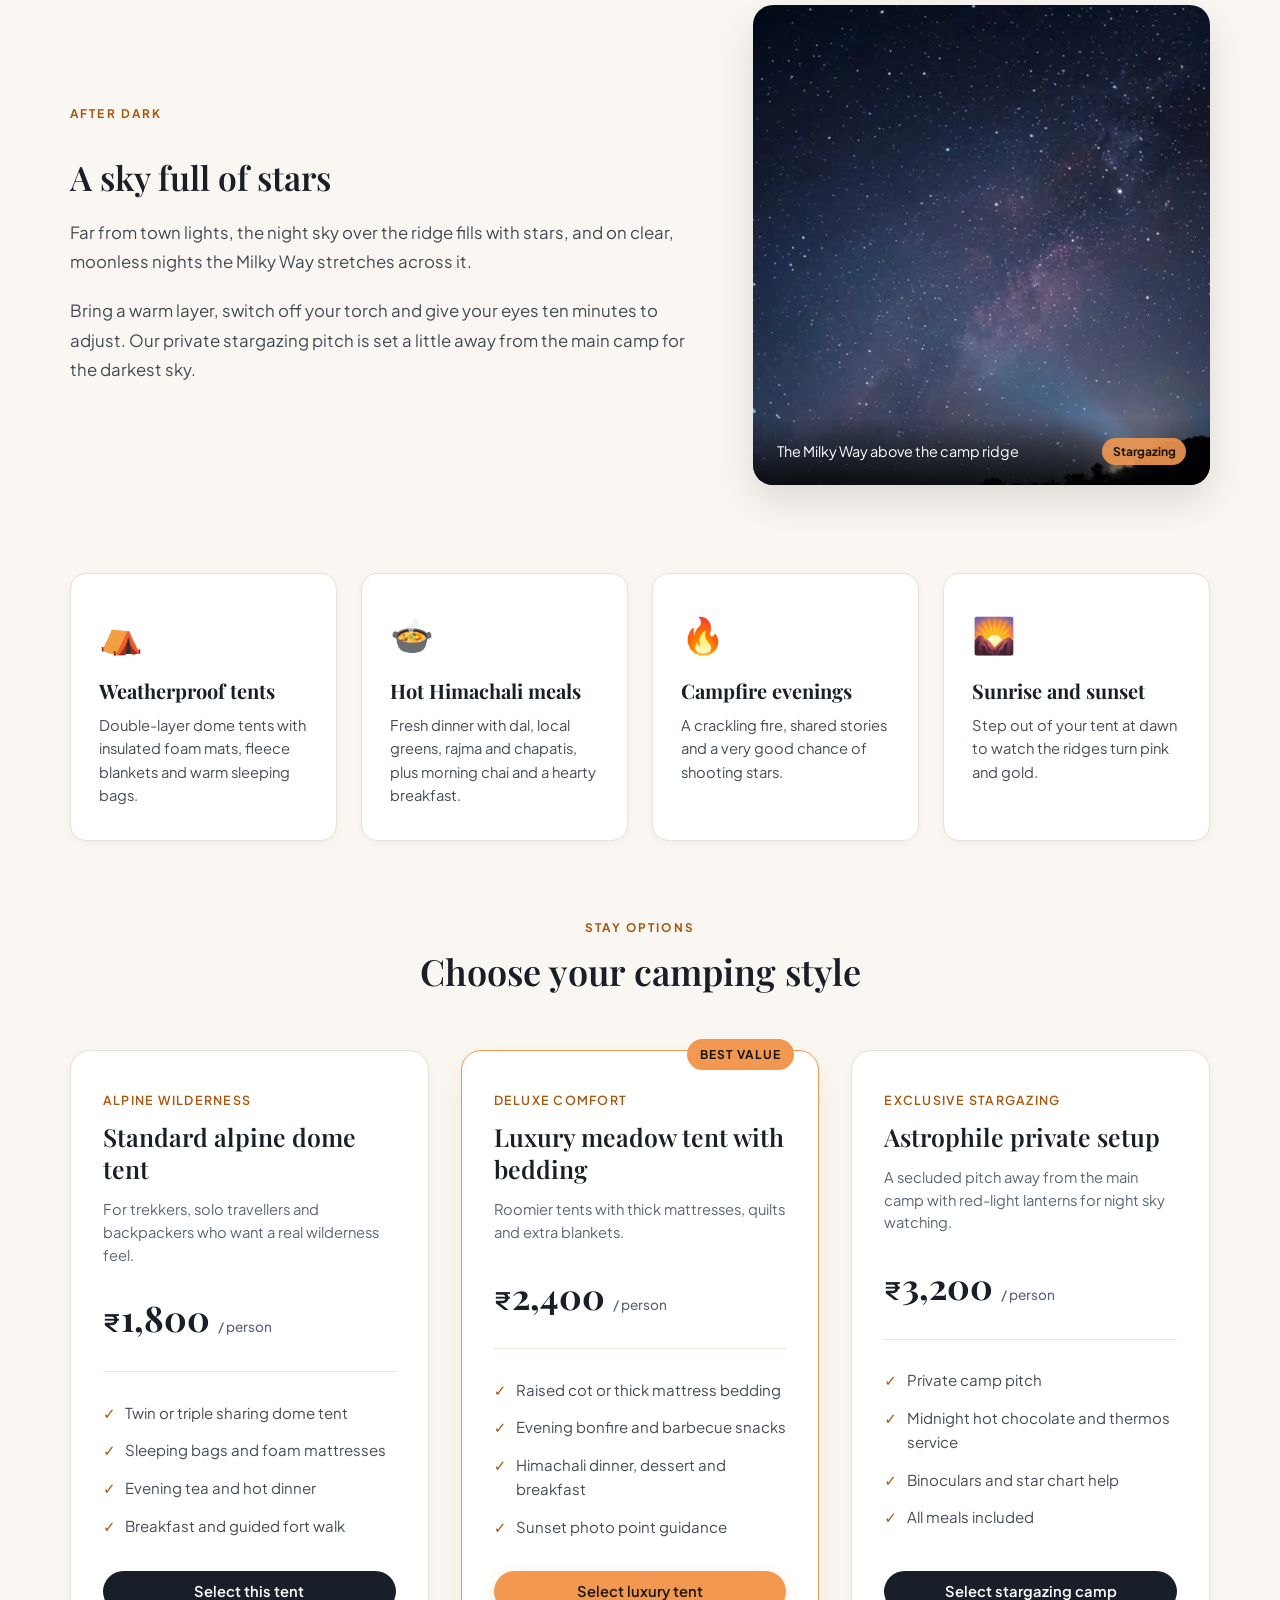
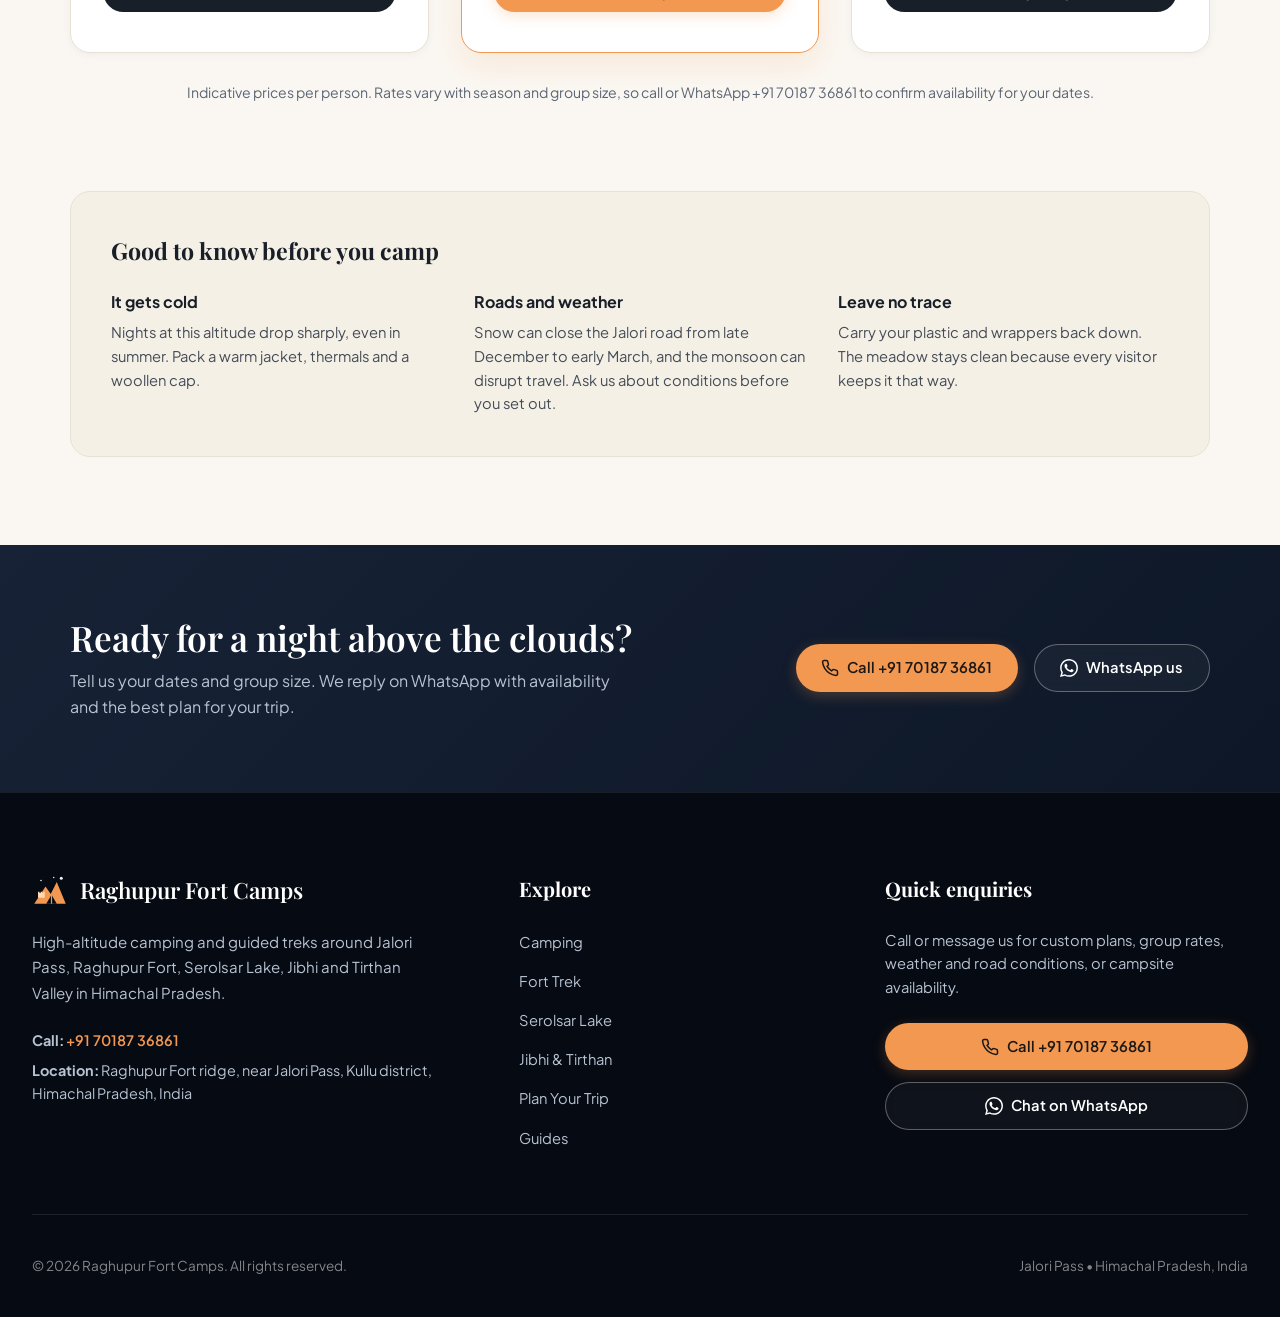
<file: raghupur-fort-camping.html>
<!DOCTYPE html>
<html lang="en">
<head>
<meta charset="UTF-8">
<meta name="viewport" content="width=device-width, initial-scale=1.0">
<title>Raghupur Fort Camping near Jalori Pass | Stargazing Tents</title>
<meta name="description" content="Sleep in alpine tents on the Raghupur Fort ridge near Jalori Pass. Campfire, Himachali meals, sunrise views and stargazing. Standard, luxury and private tents.">
<meta name="robots" content="index,follow,max-image-preview:large">
<link rel="canonical" href="https://www.raghupurcamps.com/raghupur-fort-camping.html">
<link rel="alternate" hreflang="en-IN" href="https://www.raghupurcamps.com/raghupur-fort-camping.html">
<link rel="alternate" hreflang="x-default" href="https://www.raghupurcamps.com/raghupur-fort-camping.html">
<meta name="geo.region" content="IN-HP">
<meta name="geo.placename" content="Jalori Pass, Kullu, Himachal Pradesh">
<meta name="theme-color" content="#050a12">
<meta property="og:type" content="website">
<meta property="og:site_name" content="Raghupur Fort Camps">
<meta property="og:locale" content="en_IN">
<meta property="og:title" content="Raghupur Fort Camping near Jalori Pass | Stargazing Tents">
<meta property="og:description" content="Sleep in alpine tents on the Raghupur Fort ridge near Jalori Pass. Campfire, Himachali meals, sunrise views and stargazing. Standard, luxury and private tents.">
<meta property="og:url" content="https://www.raghupurcamps.com/raghupur-fort-camping.html">
<meta property="og:image" content="https://www.raghupurcamps.com/og-image.jpg">
<meta property="og:image:width" content="1200">
<meta property="og:image:height" content="630">
<meta property="og:image:alt" content="Raghupur Fort Camps: Milky Way over the camp ridge near Jalori Pass">
<meta name="twitter:card" content="summary_large_image">
<meta name="twitter:title" content="Raghupur Fort Camping near Jalori Pass | Stargazing Tents">
<meta name="twitter:description" content="Sleep in alpine tents on the Raghupur Fort ridge near Jalori Pass. Campfire, Himachali meals, sunrise views and stargazing. Standard, luxury and private tents.">
<meta name="twitter:image" content="https://www.raghupurcamps.com/og-image.jpg">
<link rel="icon" href="favicon.svg" type="image/svg+xml">
<link rel="icon" href="logo.png" type="image/png" sizes="512x512">
<link rel="apple-touch-icon" href="apple-touch-icon.png">
<link rel="preconnect" href="https://fonts.googleapis.com">
<link rel="preconnect" href="https://fonts.gstatic.com" crossorigin>
<link href="https://fonts.googleapis.com/css2?family=Playfair+Display:ital,wght@0,500;0,600;0,700;1,400&amp;family=Plus+Jakarta+Sans:wght@400;500;600;700&amp;display=swap" rel="stylesheet">
<link rel="stylesheet" href="styles.css">
<script type="application/ld+json">{"@context": "https://schema.org", "@type": "Campground", "name": "Raghupur Fort Camps", "url": "https://www.raghupurcamps.com/", "image": ["https://www.raghupurcamps.com/images/raghupur-fort-camp-tents-himalayan-view.jpg", "https://www.raghupurcamps.com/images/raghupur-fort-ridge-sunset-view.jpg", "https://www.raghupurcamps.com/images/raghupur-fort-camp-milky-way-night-sky.jpg", "https://www.raghupurcamps.com/og-image.jpg"], "logo": "https://www.raghupurcamps.com/logo.png", "telephone": "+917018736861", "priceRange": "INR 1200 - 5500", "description": "Tented camping and guided treks on the Raghupur Fort ridge near Jalori Pass, Kullu district, Himachal Pradesh.", "address": {"@type": "PostalAddress", "addressLocality": "Jalori Pass", "addressRegion": "Himachal Pradesh", "addressCountry": "IN"}, "areaServed": ["Jalori Pass", "Jibhi", "Tirthan Valley", "Serolsar Lake"]}</script>
<script type="application/ld+json">{"@context": "https://schema.org", "@type": "BreadcrumbList", "itemListElement": [{"@type": "ListItem", "position": 1, "name": "Home", "item": "https://www.raghupurcamps.com/"}, {"@type": "ListItem", "position": 2, "name": "Camping", "item": "https://www.raghupurcamps.com/raghupur-fort-camping.html"}]}</script>
</head>
<body data-page="raghupur-fort-camping.html">
<a class="skip-link" href="#main">Skip to content</a>
<header class="site-header" id="header">
  <div class="header-container">
    <a href="index.html" class="brand-logo" aria-label="Raghupur Fort Camps home"><svg class="brand-icon" viewBox="0 0 48 48" aria-hidden="true"><path d="M3 41 18 18l7 10 8-16 12 29z" fill="#f29851"/><path d="M19 41l7-12 7 12z" fill="#050a12"/><path d="M26 29v12" stroke="#f29851" stroke-width="1.6"/><path d="M8 33V25h2v1.5h1.5V25h2v1.5H15V25h2v8z" fill="#ffd9b0"/><circle cx="39" cy="7" r="2" fill="#eaf3ff"/><circle cx="29" cy="6" r="1" fill="#eaf3ff"/><circle cx="12" cy="10" r="1.1" fill="#eaf3ff"/></svg><span class="brand-name">Raghupur Fort Camps</span></a>
    <nav class="nav-menu" aria-label="Main"><a href="raghupur-fort-camping.html" class="nav-link" aria-current="page">Camping</a><a href="raghupur-fort-trek.html" class="nav-link">Fort Trek</a><a href="serolsar-lake-trek.html" class="nav-link">Serolsar Lake</a><a href="jibhi-tirthan-valley.html" class="nav-link">Jibhi &amp; Tirthan</a><a href="plan-your-trip.html" class="nav-link">Plan Your Trip</a><a href="guides.html" class="nav-link">Guides</a></nav>
    <div class="header-actions">
      <button type="button" class="btn btn-amber pill-btn header-book" data-book="custom">Book now</button>
      <button type="button" class="mobile-toggle" id="mobile-toggle" aria-label="Open menu" aria-expanded="false" aria-controls="mobile-drawer"><span></span><span></span><span></span></button>
    </div>
  </div>
</header>
<div class="drawer-overlay" id="drawer-overlay"></div>
<aside class="mobile-drawer" id="mobile-drawer" aria-label="Menu">
  <div class="drawer-header">
    <span class="brand-logo"><svg class="brand-icon" viewBox="0 0 48 48" aria-hidden="true"><path d="M3 41 18 18l7 10 8-16 12 29z" fill="#f29851"/><path d="M19 41l7-12 7 12z" fill="#050a12"/><path d="M26 29v12" stroke="#f29851" stroke-width="1.6"/><path d="M8 33V25h2v1.5h1.5V25h2v1.5H15V25h2v8z" fill="#ffd9b0"/><circle cx="39" cy="7" r="2" fill="#eaf3ff"/><circle cx="29" cy="6" r="1" fill="#eaf3ff"/><circle cx="12" cy="10" r="1.1" fill="#eaf3ff"/></svg><span>Raghupur Fort Camps</span></span>
    <button type="button" class="close-drawer" id="close-drawer" aria-label="Close menu">&times;</button>
  </div>
  <nav class="drawer-links" aria-label="Mobile"><a href="raghupur-fort-camping.html" class="drawer-link" aria-current="page">Camping</a><a href="raghupur-fort-trek.html" class="drawer-link">Fort Trek</a><a href="serolsar-lake-trek.html" class="drawer-link">Serolsar Lake</a><a href="jibhi-tirthan-valley.html" class="drawer-link">Jibhi &amp; Tirthan</a><a href="plan-your-trip.html" class="drawer-link">Plan Your Trip</a><a href="guides.html" class="drawer-link">Guides</a></nav>
  <div class="drawer-footer">
    <a href="tel:+917018736861" class="btn btn-amber pill-btn full-width"><svg class="btn-icon" viewBox="0 0 24 24" fill="none" stroke="currentColor" stroke-width="2" aria-hidden="true"><path d="M22 16.92v3a2 2 0 0 1-2.18 2 19.79 19.79 0 0 1-8.63-3.07 19.5 19.5 0 0 1-6-6 19.79 19.79 0 0 1-3.07-8.67A2 2 0 0 1 4.11 2h3a2 2 0 0 1 2 1.72 12.84 12.84 0 0 0 .7 2.81 2 2 0 0 1-.45 2.11L8.09 9.91a16 16 0 0 0 6 6l1.27-1.27a2 2 0 0 1 2.11-.45 12.84 12.84 0 0 0 2.81.7A2 2 0 0 1 22 16.92z"/></svg>Call +91 70187 36861</a>
    <a href="https://wa.me/917018736861?text=Hi%2C%20I%20would%20like%20to%20enquire%20about%20Raghupur%20Fort%20Camps%20and%20treks." target="_blank" rel="noopener noreferrer" class="btn btn-outline-white pill-btn full-width"><svg class="btn-icon" viewBox="0 0 24 24" fill="currentColor" aria-hidden="true"><path d="M.057 24l1.687-6.163c-1.041-1.804-1.588-3.849-1.587-5.946.003-6.556 5.338-11.891 11.893-11.891 3.181.001 6.167 1.24 8.413 3.488 2.245 2.248 3.481 5.236 3.48 8.414-.003 6.557-5.338 11.892-11.893 11.892-1.99-.001-3.951-.5-5.688-1.448l-6.305 1.654zm6.597-3.807c1.676.995 3.276 1.591 5.392 1.592 5.448 0 9.886-4.434 9.889-9.885.002-5.462-4.415-9.89-9.881-9.892-5.452 0-9.887 4.434-9.889 9.884-.001 2.225.651 3.891 1.746 5.634l-.999 3.648 3.742-.981zm11.387-5.464c-.074-.124-.272-.198-.57-.347-.297-.149-1.758-.868-2.031-.967-.272-.099-.47-.149-.669.149-.198.297-.768.967-.941 1.165-.173.198-.347.223-.644.074-.297-.149-1.255-.462-2.39-1.475-.883-.788-1.48-1.761-1.653-2.059-.173-.297-.018-.458.13-.606.134-.133.297-.347.446-.521.151-.172.2-.296.3-.495.099-.198.05-.372-.025-.521-.075-.148-.669-1.611-.916-2.206-.242-.579-.487-.501-.669-.51l-.57-.01c-.198 0-.52.074-.792.372s-1.04 1.016-1.04 2.479 1.065 2.876 1.213 3.074c.149.198 2.095 3.2 5.076 4.487.709.306 1.263.489 1.694.626.712.226 1.36.194 1.872.118.571-.085 1.758-.719 2.006-1.413.248-.695.248-1.29.173-1.414z"/></svg>Chat on WhatsApp</a>
  </div>
</aside>
<main id="main">
<section class="hero-section">
  <canvas id="starfield" class="star-canvas" aria-hidden="true"></canvas>
  <svg class="hero-ridge" viewBox="0 0 1440 170" preserveAspectRatio="none" aria-hidden="true">
    <path class="ridge-back" d="M0 170V96l90-36 100 42 120-70 110 62 130-52 120 66 140-80 130 70 110-46 120 60 120-54 150 62v100z"/>
    <path class="ridge-front" d="M0 170v-40l140-34 120 30 160-52 150 44 130-30 170 46 150-40 140 36 130-28 150 30v38z"/>
  </svg>
  <div class="hero-container">
    <nav class="hero-breadcrumbs" aria-label="Breadcrumb"><a href="index.html">Home</a><span class="breadcrumb-separator" aria-hidden="true">/</span><span class="breadcrumb-current" aria-current="page">Camping</span></nav>
    <p class="hero-kicker">Raghupur Fort ridge &bull; Near Jalori Pass</p>
    <h1 class="hero-title">Sleep under <span class="italic-accent">a million stars</span> at Raghupur Fort</h1>
    <p class="hero-subtitle">Alpine tents, campfire warmth and wide Himalayan views on the ridge above Jalori Pass.</p>
    <div class="hero-actions"><button type="button" class="btn btn-amber pill-btn btn-hero" data-book="camp-standard">Book a tent</button><a href="https://wa.me/917018736861?text=Hi%2C%20I%20want%20to%20book%20a%20camp%20at%20Raghupur%20Fort." target="_blank" rel="noopener noreferrer" class="btn btn-outline-white pill-btn btn-hero"><svg class="btn-icon" viewBox="0 0 24 24" fill="currentColor" aria-hidden="true"><path d="M.057 24l1.687-6.163c-1.041-1.804-1.588-3.849-1.587-5.946.003-6.556 5.338-11.891 11.893-11.891 3.181.001 6.167 1.24 8.413 3.488 2.245 2.248 3.481 5.236 3.48 8.414-.003 6.557-5.338 11.892-11.893 11.892-1.99-.001-3.951-.5-5.688-1.448l-6.305 1.654zm6.597-3.807c1.676.995 3.276 1.591 5.392 1.592 5.448 0 9.886-4.434 9.889-9.885.002-5.462-4.415-9.89-9.881-9.892-5.452 0-9.887 4.434-9.889 9.884-.001 2.225.651 3.891 1.746 5.634l-.999 3.648 3.742-.981zm11.387-5.464c-.074-.124-.272-.198-.57-.347-.297-.149-1.758-.868-2.031-.967-.272-.099-.47-.149-.669.149-.198.297-.768.967-.941 1.165-.173.198-.347.223-.644.074-.297-.149-1.255-.462-2.39-1.475-.883-.788-1.48-1.761-1.653-2.059-.173-.297-.018-.458.13-.606.134-.133.297-.347.446-.521.151-.172.2-.296.3-.495.099-.198.05-.372-.025-.521-.075-.148-.669-1.611-.916-2.206-.242-.579-.487-.501-.669-.51l-.57-.01c-.198 0-.52.074-.792.372s-1.04 1.016-1.04 2.479 1.065 2.876 1.213 3.074c.149.198 2.095 3.2 5.076 4.487.709.306 1.263.489 1.694.626.712.226 1.36.194 1.872.118.571-.085 1.758-.719 2.006-1.413.248-.695.248-1.29.173-1.414z"/></svg>WhatsApp us</a></div>
  </div>
</section>
<section class="editorial-section">
  <div class="content-container">
    <div class="editorial-header">
      <h2 class="editorial-title">High-altitude camping at Raghupur Fort</h2>
      <p class="editorial-lead">Our camp sits on an open ridge at roughly 3,500 m, far from town lights. As dusk settles the snow ranges catch the last of the sun, and on a clear night the Milky Way stretches overhead. Stay one night after the <a href="raghupur-fort-trek.html">Raghupur Fort trek</a> or add it to a <a href="serolsar-lake-trek.html">Serolsar Lake day trek</a>.</p>
    </div>
    <div class="story-grid"><div class="story-content"><span class="section-tag">The camp</span><h2 class="story-heading">Tents on the ridge, peaks all around</h2><p>Our dome tents sit in a row along the grassy slope below the pines, with the Himalayan ranges filling the horizon. Days are bright and open, and mornings often start clear before cloud rolls in.</p><p>Everything is close at hand: your tent, the kitchen, the bonfire circle and the viewpoints along the ridge.</p><blockquote class="highlight-quote"><p>Pick your pitch, unzip the door and the view is already there.</p></blockquote></div><div class="story-media"><figure class="media-frame"><picture><source type="image/webp" srcset="images/raghupur-fort-camp-tents-himalayan-view-480.webp 480w, images/raghupur-fort-camp-tents-himalayan-view.webp 768w" sizes="(max-width: 768px) 100vw, 520px"><img src="images/raghupur-fort-camp-tents-himalayan-view.jpg" srcset="images/raghupur-fort-camp-tents-himalayan-view-480.jpg 480w, images/raghupur-fort-camp-tents-himalayan-view.jpg 768w" sizes="(max-width: 768px) 100vw, 520px" alt="Row of dome tents on the green ridge at Raghupur Fort camp with Himalayan peaks and clouds behind" width="768" height="1024" class="media-img" loading="lazy" decoding="async" onerror="this.closest('.media-frame').classList.add('img-failed')"></picture><figcaption class="media-caption"><span>Dome tents on the Raghupur Fort ridge</span><span class="badge">The camp</span></figcaption></figure></div></div>
    <div class="story-grid"><div class="story-content"><span class="section-tag">After dark</span><h2 class="story-heading">A sky full of stars</h2><p>Far from town lights, the night sky over the ridge fills with stars, and on clear, moonless nights the Milky Way stretches across it.</p><p>Bring a warm layer, switch off your torch and give your eyes ten minutes to adjust. Our private stargazing pitch is set a little away from the main camp for the darkest sky.</p></div><div class="story-media"><figure class="media-frame"><picture><source type="image/webp" srcset="images/raghupur-fort-camp-milky-way-night-sky-480.webp 480w, images/raghupur-fort-camp-milky-way-night-sky.webp 886w" sizes="(max-width: 768px) 100vw, 520px"><img src="images/raghupur-fort-camp-milky-way-night-sky.jpg" srcset="images/raghupur-fort-camp-milky-way-night-sky-480.jpg 480w, images/raghupur-fort-camp-milky-way-night-sky.jpg 886w" sizes="(max-width: 768px) 100vw, 520px" alt="Milky Way and thousands of stars over a pine-covered ridge at the Raghupur Fort camp" width="886" height="1280" class="media-img" loading="lazy" decoding="async" onerror="this.closest('.media-frame').classList.add('img-failed')"></picture><figcaption class="media-caption"><span>The Milky Way above the camp ridge</span><span class="badge">Stargazing</span></figcaption></figure></div></div>
    <div class="camps-features-grid">
      <div class="feature-card"><div class="feature-icon" aria-hidden="true">⛺</div><h3>Weatherproof tents</h3><p>Double-layer dome tents with insulated foam mats, fleece blankets and warm sleeping bags.</p></div>
      <div class="feature-card"><div class="feature-icon" aria-hidden="true">🍲</div><h3>Hot Himachali meals</h3><p>Fresh dinner with dal, local greens, rajma and chapatis, plus morning chai and a hearty breakfast.</p></div>
      <div class="feature-card"><div class="feature-icon" aria-hidden="true">🔥</div><h3>Campfire evenings</h3><p>A crackling fire, shared stories and a very good chance of shooting stars.</p></div>
      <div class="feature-card"><div class="feature-icon" aria-hidden="true">🌄</div><h3>Sunrise and sunset</h3><p>Step out of your tent at dawn to watch the ridges turn pink and gold.</p></div>
    </div>
    <div class="packages-section">
      <div class="center-header"><span class="section-tag">Stay options</span><h2 class="section-heading">Choose your camping style</h2></div>
      <div class="packages-grid">
        <article class="package-card"><div class="card-badge">Alpine wilderness</div><h3 class="package-title">Standard alpine dome tent</h3><p class="package-subtitle">For trekkers, solo travellers and backpackers who want a real wilderness feel.</p><div class="package-price"><span class="cur">₹</span>1,800 <span>/ person</span></div><ul class="package-features"><li>Twin or triple sharing dome tent</li><li>Sleeping bags and foam mattresses</li><li>Evening tea and hot dinner</li><li>Breakfast and guided fort walk</li></ul><button type="button" class="btn btn-dark full-width pill-btn" data-book="camp-standard">Select this tent</button></article>
        <article class="package-card featured"><div class="featured-ribbon">Best value</div><div class="card-badge">Deluxe comfort</div><h3 class="package-title">Luxury meadow tent with bedding</h3><p class="package-subtitle">Roomier tents with thick mattresses, quilts and extra blankets.</p><div class="package-price"><span class="cur">₹</span>2,400 <span>/ person</span></div><ul class="package-features"><li>Raised cot or thick mattress bedding</li><li>Evening bonfire and barbecue snacks</li><li>Himachali dinner, dessert and breakfast</li><li>Sunset photo point guidance</li></ul><button type="button" class="btn btn-amber full-width pill-btn" data-book="camp-luxury">Select luxury tent</button></article>
        <article class="package-card"><div class="card-badge">Exclusive stargazing</div><h3 class="package-title">Astrophile private setup</h3><p class="package-subtitle">A secluded pitch away from the main camp with red-light lanterns for night sky watching.</p><div class="package-price"><span class="cur">₹</span>3,200 <span>/ person</span></div><ul class="package-features"><li>Private camp pitch</li><li>Midnight hot chocolate and thermos service</li><li>Binoculars and star chart help</li><li>All meals included</li></ul><button type="button" class="btn btn-dark full-width pill-btn" data-book="camp-astro">Select stargazing camp</button></article>
      </div>
      <p class="price-note">Indicative prices per person. Rates vary with season and group size, so call or WhatsApp +91 70187 36861 to confirm availability for your dates.</p>
    </div>
    <div class="guidelines-box">
      <h2>Good to know before you camp</h2>
      <div class="guidelines-grid">
        <div class="guide-item"><h3>It gets cold</h3><p>Nights at this altitude drop sharply, even in summer. Pack a warm jacket, thermals and a woollen cap.</p></div>
        <div class="guide-item"><h3>Roads and weather</h3><p>Snow can close the Jalori road from late December to early March, and the monsoon can disrupt travel. Ask us about conditions before you set out.</p></div>
        <div class="guide-item"><h3>Leave no trace</h3><p>Carry your plastic and wrappers back down. The meadow stays clean because every visitor keeps it that way.</p></div>
      </div>
    </div>
  </div>
</section>
<section class="cta-band"><div class="content-container cta-inner"><div><h2>Ready for a night above the clouds?</h2><p>Tell us your dates and group size. We reply on WhatsApp with availability and the best plan for your trip.</p></div><div class="cta-actions"><a href="tel:+917018736861" class="btn btn-amber pill-btn"><svg class="btn-icon" viewBox="0 0 24 24" fill="none" stroke="currentColor" stroke-width="2" aria-hidden="true"><path d="M22 16.92v3a2 2 0 0 1-2.18 2 19.79 19.79 0 0 1-8.63-3.07 19.5 19.5 0 0 1-6-6 19.79 19.79 0 0 1-3.07-8.67A2 2 0 0 1 4.11 2h3a2 2 0 0 1 2 1.72 12.84 12.84 0 0 0 .7 2.81 2 2 0 0 1-.45 2.11L8.09 9.91a16 16 0 0 0 6 6l1.27-1.27a2 2 0 0 1 2.11-.45 12.84 12.84 0 0 0 2.81.7A2 2 0 0 1 22 16.92z"/></svg>Call +91 70187 36861</a><a href="https://wa.me/917018736861?text=Hi%2C%20I%20would%20like%20to%20plan%20a%20trip%20to%20Raghupur%20Fort%20Camps." target="_blank" rel="noopener noreferrer" class="btn btn-outline-white pill-btn"><svg class="btn-icon" viewBox="0 0 24 24" fill="currentColor" aria-hidden="true"><path d="M.057 24l1.687-6.163c-1.041-1.804-1.588-3.849-1.587-5.946.003-6.556 5.338-11.891 11.893-11.891 3.181.001 6.167 1.24 8.413 3.488 2.245 2.248 3.481 5.236 3.48 8.414-.003 6.557-5.338 11.892-11.893 11.892-1.99-.001-3.951-.5-5.688-1.448l-6.305 1.654zm6.597-3.807c1.676.995 3.276 1.591 5.392 1.592 5.448 0 9.886-4.434 9.889-9.885.002-5.462-4.415-9.89-9.881-9.892-5.452 0-9.887 4.434-9.889 9.884-.001 2.225.651 3.891 1.746 5.634l-.999 3.648 3.742-.981zm11.387-5.464c-.074-.124-.272-.198-.57-.347-.297-.149-1.758-.868-2.031-.967-.272-.099-.47-.149-.669.149-.198.297-.768.967-.941 1.165-.173.198-.347.223-.644.074-.297-.149-1.255-.462-2.39-1.475-.883-.788-1.48-1.761-1.653-2.059-.173-.297-.018-.458.13-.606.134-.133.297-.347.446-.521.151-.172.2-.296.3-.495.099-.198.05-.372-.025-.521-.075-.148-.669-1.611-.916-2.206-.242-.579-.487-.501-.669-.51l-.57-.01c-.198 0-.52.074-.792.372s-1.04 1.016-1.04 2.479 1.065 2.876 1.213 3.074c.149.198 2.095 3.2 5.076 4.487.709.306 1.263.489 1.694.626.712.226 1.36.194 1.872.118.571-.085 1.758-.719 2.006-1.413.248-.695.248-1.29.173-1.414z"/></svg>WhatsApp us</a></div></div></section>
</main>
<footer class="site-footer">
  <div class="footer-container">
    <div class="footer-grid">
      <div class="footer-col">
        <div class="footer-brand"><svg class="brand-icon" viewBox="0 0 48 48" aria-hidden="true"><path d="M3 41 18 18l7 10 8-16 12 29z" fill="#f29851"/><path d="M19 41l7-12 7 12z" fill="#050a12"/><path d="M26 29v12" stroke="#f29851" stroke-width="1.6"/><path d="M8 33V25h2v1.5h1.5V25h2v1.5H15V25h2v8z" fill="#ffd9b0"/><circle cx="39" cy="7" r="2" fill="#eaf3ff"/><circle cx="29" cy="6" r="1" fill="#eaf3ff"/><circle cx="12" cy="10" r="1.1" fill="#eaf3ff"/></svg><span>Raghupur Fort Camps</span></div>
        <p class="footer-desc">High-altitude camping and guided treks around Jalori Pass, Raghupur Fort, Serolsar Lake, Jibhi and Tirthan Valley in Himachal Pradesh.</p>
        <div class="footer-contacts">
          <p><strong>Call:</strong> <a href="tel:+917018736861">+91 70187 36861</a></p>
          <p><strong>Location:</strong> Raghupur Fort ridge, near Jalori Pass, Kullu district, Himachal Pradesh, India</p>
        </div>
      </div>
      <div class="footer-col">
        <h2 class="footer-heading">Explore</h2>
        <ul class="footer-links"><li><a href="raghupur-fort-camping.html">Camping</a></li><li><a href="raghupur-fort-trek.html">Fort Trek</a></li><li><a href="serolsar-lake-trek.html">Serolsar Lake</a></li><li><a href="jibhi-tirthan-valley.html">Jibhi &amp; Tirthan</a></li><li><a href="plan-your-trip.html">Plan Your Trip</a></li><li><a href="guides.html">Guides</a></li></ul>
      </div>
      <div class="footer-col">
        <h2 class="footer-heading">Quick enquiries</h2>
        <p class="footer-small">Call or message us for custom plans, group rates, weather and road conditions, or campsite availability.</p>
        <div class="footer-cta-stack">
          <a href="tel:+917018736861" class="btn btn-amber pill-btn full-width"><svg class="btn-icon" viewBox="0 0 24 24" fill="none" stroke="currentColor" stroke-width="2" aria-hidden="true"><path d="M22 16.92v3a2 2 0 0 1-2.18 2 19.79 19.79 0 0 1-8.63-3.07 19.5 19.5 0 0 1-6-6 19.79 19.79 0 0 1-3.07-8.67A2 2 0 0 1 4.11 2h3a2 2 0 0 1 2 1.72 12.84 12.84 0 0 0 .7 2.81 2 2 0 0 1-.45 2.11L8.09 9.91a16 16 0 0 0 6 6l1.27-1.27a2 2 0 0 1 2.11-.45 12.84 12.84 0 0 0 2.81.7A2 2 0 0 1 22 16.92z"/></svg>Call +91 70187 36861</a>
          <a href="https://wa.me/917018736861?text=Hi%2C%20I%20would%20like%20to%20enquire%20about%20camping%20and%20trekking." target="_blank" rel="noopener noreferrer" class="btn btn-outline-white pill-btn full-width"><svg class="btn-icon" viewBox="0 0 24 24" fill="currentColor" aria-hidden="true"><path d="M.057 24l1.687-6.163c-1.041-1.804-1.588-3.849-1.587-5.946.003-6.556 5.338-11.891 11.893-11.891 3.181.001 6.167 1.24 8.413 3.488 2.245 2.248 3.481 5.236 3.48 8.414-.003 6.557-5.338 11.892-11.893 11.892-1.99-.001-3.951-.5-5.688-1.448l-6.305 1.654zm6.597-3.807c1.676.995 3.276 1.591 5.392 1.592 5.448 0 9.886-4.434 9.889-9.885.002-5.462-4.415-9.89-9.881-9.892-5.452 0-9.887 4.434-9.889 9.884-.001 2.225.651 3.891 1.746 5.634l-.999 3.648 3.742-.981zm11.387-5.464c-.074-.124-.272-.198-.57-.347-.297-.149-1.758-.868-2.031-.967-.272-.099-.47-.149-.669.149-.198.297-.768.967-.941 1.165-.173.198-.347.223-.644.074-.297-.149-1.255-.462-2.39-1.475-.883-.788-1.48-1.761-1.653-2.059-.173-.297-.018-.458.13-.606.134-.133.297-.347.446-.521.151-.172.2-.296.3-.495.099-.198.05-.372-.025-.521-.075-.148-.669-1.611-.916-2.206-.242-.579-.487-.501-.669-.51l-.57-.01c-.198 0-.52.074-.792.372s-1.04 1.016-1.04 2.479 1.065 2.876 1.213 3.074c.149.198 2.095 3.2 5.076 4.487.709.306 1.263.489 1.694.626.712.226 1.36.194 1.872.118.571-.085 1.758-.719 2.006-1.413.248-.695.248-1.29.173-1.414z"/></svg>Chat on WhatsApp</a>
        </div>
      </div>
    </div>
    <div class="footer-bottom">
      <p>&copy; 2026 Raghupur Fort Camps. All rights reserved.</p>
      <p>Jalori Pass &bull; Himachal Pradesh, India</p>
    </div>
  </div>
</footer>
<div class="floating-quick-bar">
  <a href="tel:+917018736861" class="quick-btn quick-call"><svg class="btn-icon" viewBox="0 0 24 24" fill="none" stroke="currentColor" stroke-width="2" aria-hidden="true"><path d="M22 16.92v3a2 2 0 0 1-2.18 2 19.79 19.79 0 0 1-8.63-3.07 19.5 19.5 0 0 1-6-6 19.79 19.79 0 0 1-3.07-8.67A2 2 0 0 1 4.11 2h3a2 2 0 0 1 2 1.72 12.84 12.84 0 0 0 .7 2.81 2 2 0 0 1-.45 2.11L8.09 9.91a16 16 0 0 0 6 6l1.27-1.27a2 2 0 0 1 2.11-.45 12.84 12.84 0 0 0 2.81.7A2 2 0 0 1 22 16.92z"/></svg><span>Call</span></a>
  <a href="https://wa.me/917018736861?text=Hi%2C%20I%20am%20interested%20in%20Raghupur%20Fort%20Camps%20and%20treks." target="_blank" rel="noopener noreferrer" class="quick-btn quick-whatsapp"><svg class="btn-icon" viewBox="0 0 24 24" fill="currentColor" aria-hidden="true"><path d="M.057 24l1.687-6.163c-1.041-1.804-1.588-3.849-1.587-5.946.003-6.556 5.338-11.891 11.893-11.891 3.181.001 6.167 1.24 8.413 3.488 2.245 2.248 3.481 5.236 3.48 8.414-.003 6.557-5.338 11.892-11.893 11.892-1.99-.001-3.951-.5-5.688-1.448l-6.305 1.654zm6.597-3.807c1.676.995 3.276 1.591 5.392 1.592 5.448 0 9.886-4.434 9.889-9.885.002-5.462-4.415-9.89-9.881-9.892-5.452 0-9.887 4.434-9.889 9.884-.001 2.225.651 3.891 1.746 5.634l-.999 3.648 3.742-.981zm11.387-5.464c-.074-.124-.272-.198-.57-.347-.297-.149-1.758-.868-2.031-.967-.272-.099-.47-.149-.669.149-.198.297-.768.967-.941 1.165-.173.198-.347.223-.644.074-.297-.149-1.255-.462-2.39-1.475-.883-.788-1.48-1.761-1.653-2.059-.173-.297-.018-.458.13-.606.134-.133.297-.347.446-.521.151-.172.2-.296.3-.495.099-.198.05-.372-.025-.521-.075-.148-.669-1.611-.916-2.206-.242-.579-.487-.501-.669-.51l-.57-.01c-.198 0-.52.074-.792.372s-1.04 1.016-1.04 2.479 1.065 2.876 1.213 3.074c.149.198 2.095 3.2 5.076 4.487.709.306 1.263.489 1.694.626.712.226 1.36.194 1.872.118.571-.085 1.758-.719 2.006-1.413.248-.695.248-1.29.173-1.414z"/></svg><span>WhatsApp</span></a>
</div>
<dialog id="booking-dialog" class="booking-dialog" aria-labelledby="booking-title">
  <button type="button" class="modal-close" data-close-dialog aria-label="Close booking form">&times;</button>
  <div class="modal-header">
    <span class="modal-kicker">Booking enquiry</span>
    <h2 class="modal-title" id="booking-title">Book your Himalayan experience</h2>
    <p class="modal-desc">Send your details and we will confirm availability on WhatsApp.</p>
  </div>
  <form id="booking-form">
    <div class="form-group">
      <label for="form-package">Experience</label>
      <select id="form-package" name="package" class="form-control" required><option value="serolsar-day">Serolsar Lake guided day trek</option><option value="serolsar-combo">Serolsar + Raghupur Fort camp (2D / 1N)</option><option value="camp-standard">Camping: standard alpine dome tent</option><option value="camp-luxury">Camping: luxury meadow tent</option><option value="camp-astro">Camping: astrophile private setup</option><option value="fort-trek">Raghupur Fort trek with guide</option><option value="circuit">Full Seraj Valley circuit (3D / 2N)</option><option value="jibhi">Jibhi &amp; Tirthan Valley trip</option><option value="custom">Custom group / general enquiry</option></select>
    </div>
    <div class="form-row">
      <div class="form-group">
        <label for="form-name">Your name</label>
        <input type="text" id="form-name" name="name" class="form-control" placeholder="e.g. Rahul Sharma" autocomplete="name" required>
      </div>
      <div class="form-group">
        <label for="form-phone">Phone / WhatsApp</label>
        <input type="tel" id="form-phone" name="phone" class="form-control" placeholder="+91 XXXXX XXXXX" autocomplete="tel" inputmode="tel" pattern="[0-9+\s\-]{8,16}" title="Enter a valid phone number" required>
      </div>
    </div>
    <div class="form-row">
      <div class="form-group">
        <label for="form-date">Travel date</label>
        <input type="date" id="form-date" name="date" class="form-control" required>
      </div>
      <div class="form-group">
        <label for="form-guests">Guests</label>
        <select id="form-guests" name="guests" class="form-control">
          <option value="1">1 person</option>
          <option value="2" selected>2 people</option>
          <option value="3-5">3 to 5 people</option>
          <option value="6-10">6 to 10 people</option>
          <option value="10+">More than 10</option>
        </select>
      </div>
    </div>
    <div class="form-group">
      <label for="form-notes">Questions or requests <span class="optional">(optional)</span></label>
      <textarea id="form-notes" name="notes" class="form-control" rows="2" placeholder="Pickup from Aut or Bhuntar, food preferences, etc."></textarea>
    </div>
    <div class="modal-actions">
      <button type="submit" class="btn btn-amber pill-btn full-width">Send enquiry on WhatsApp</button>
      <a href="tel:+917018736861" class="btn btn-outline-dark pill-btn full-width">Or call +91 70187 36861</a>
    </div>
  </form>
</dialog>
<script src="app.js" defer></script>
</body>
</html>
</file>
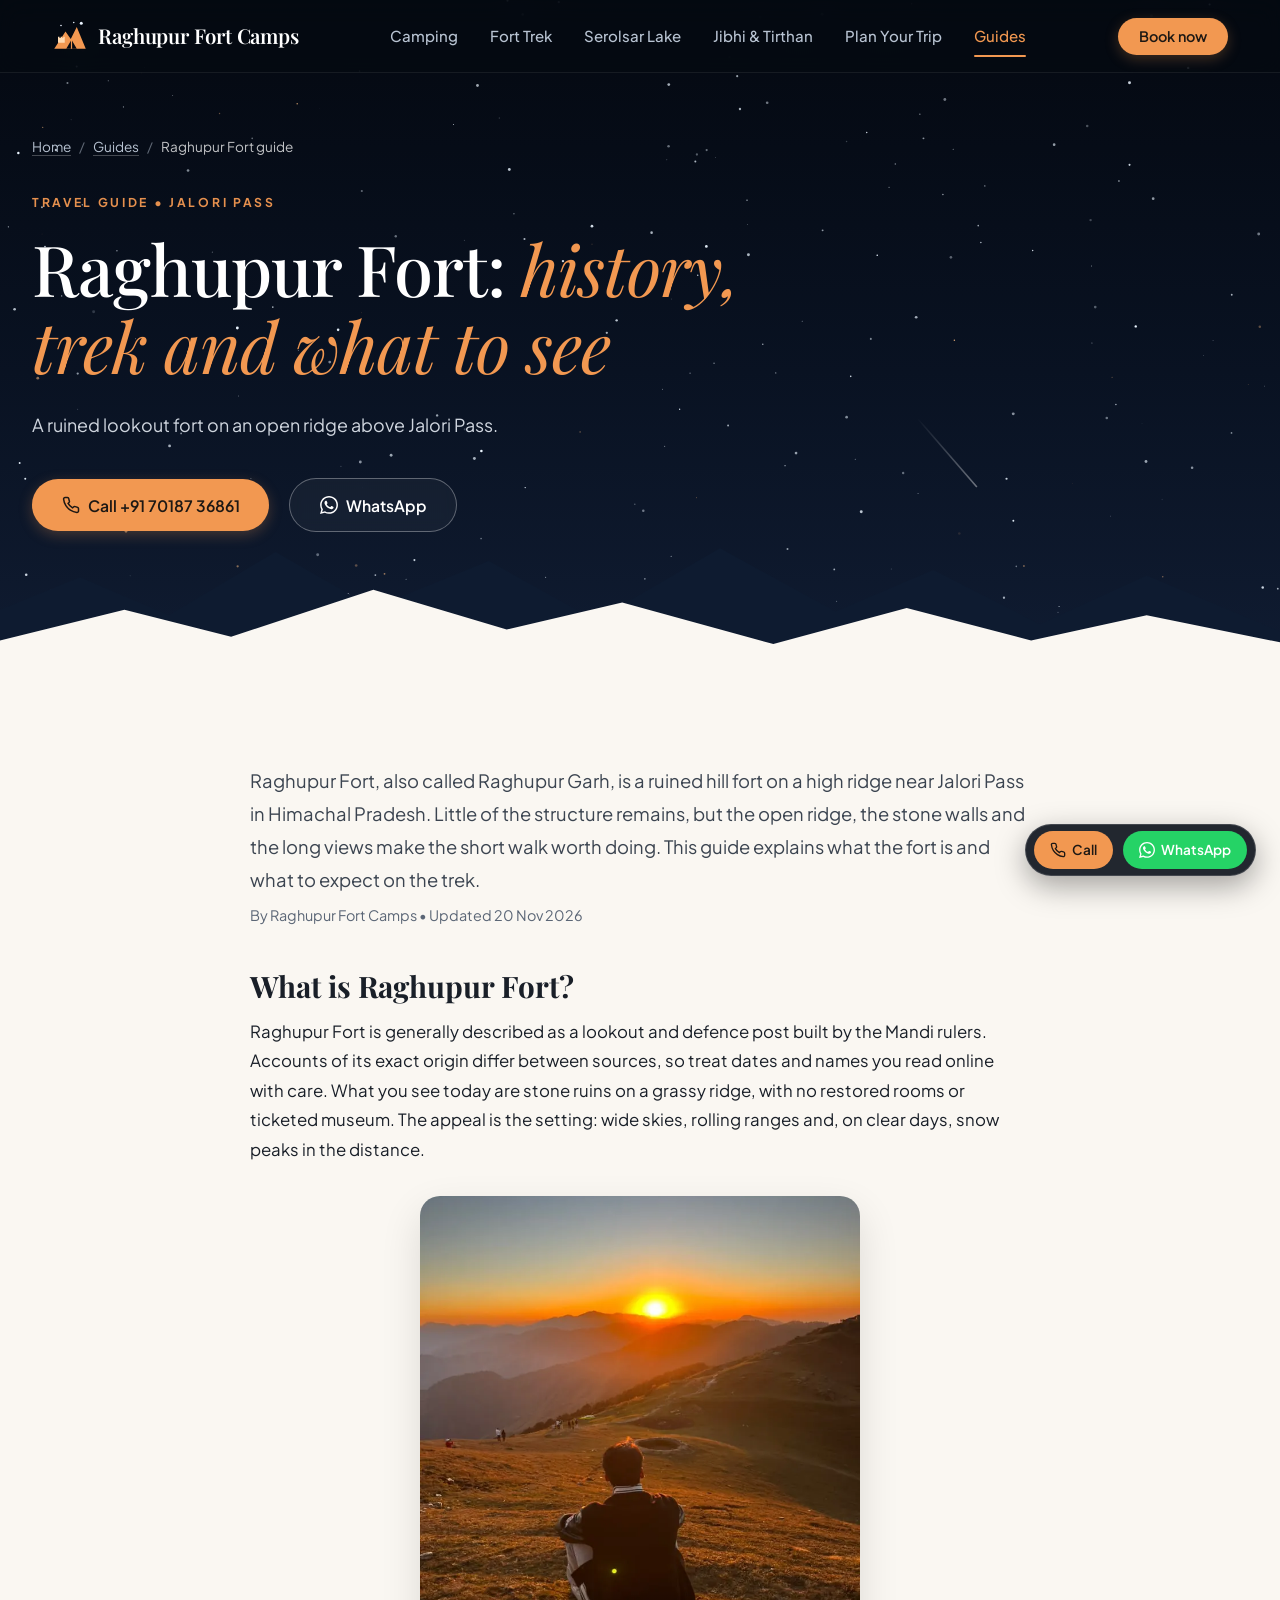
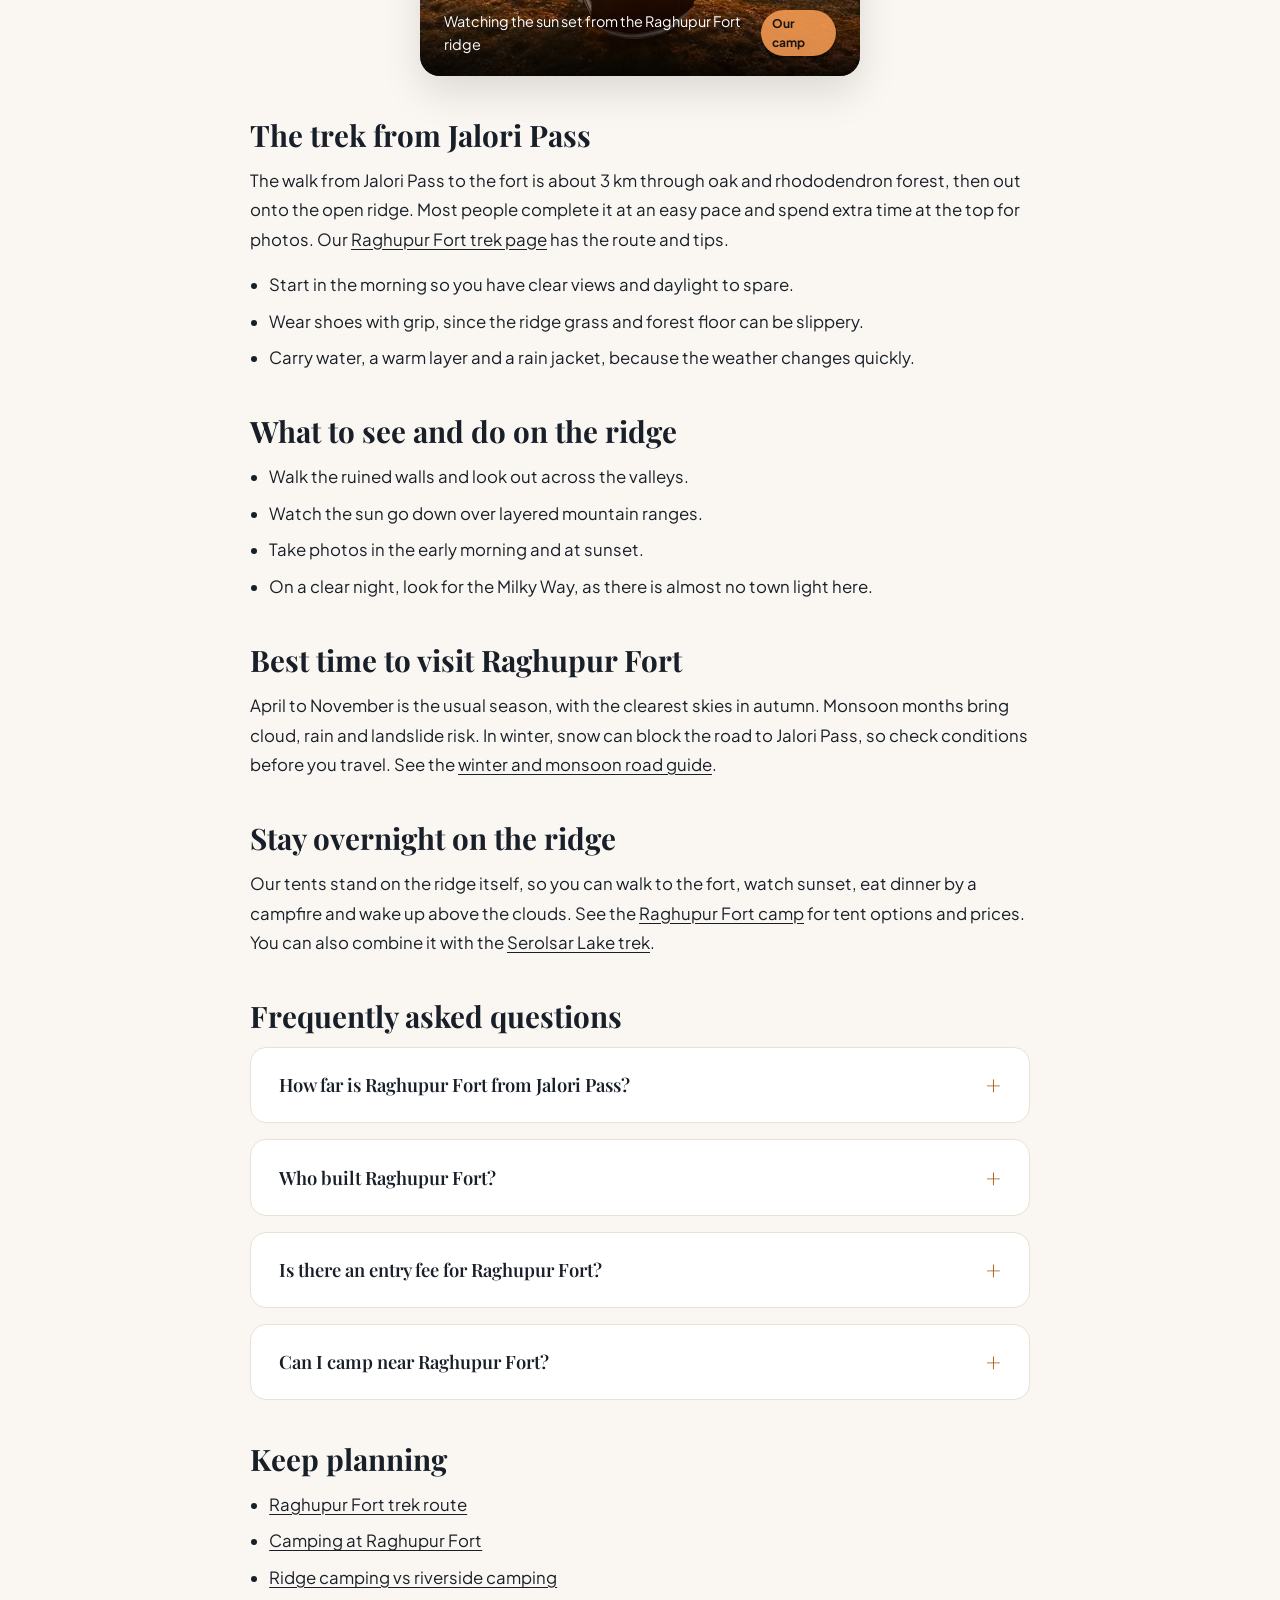
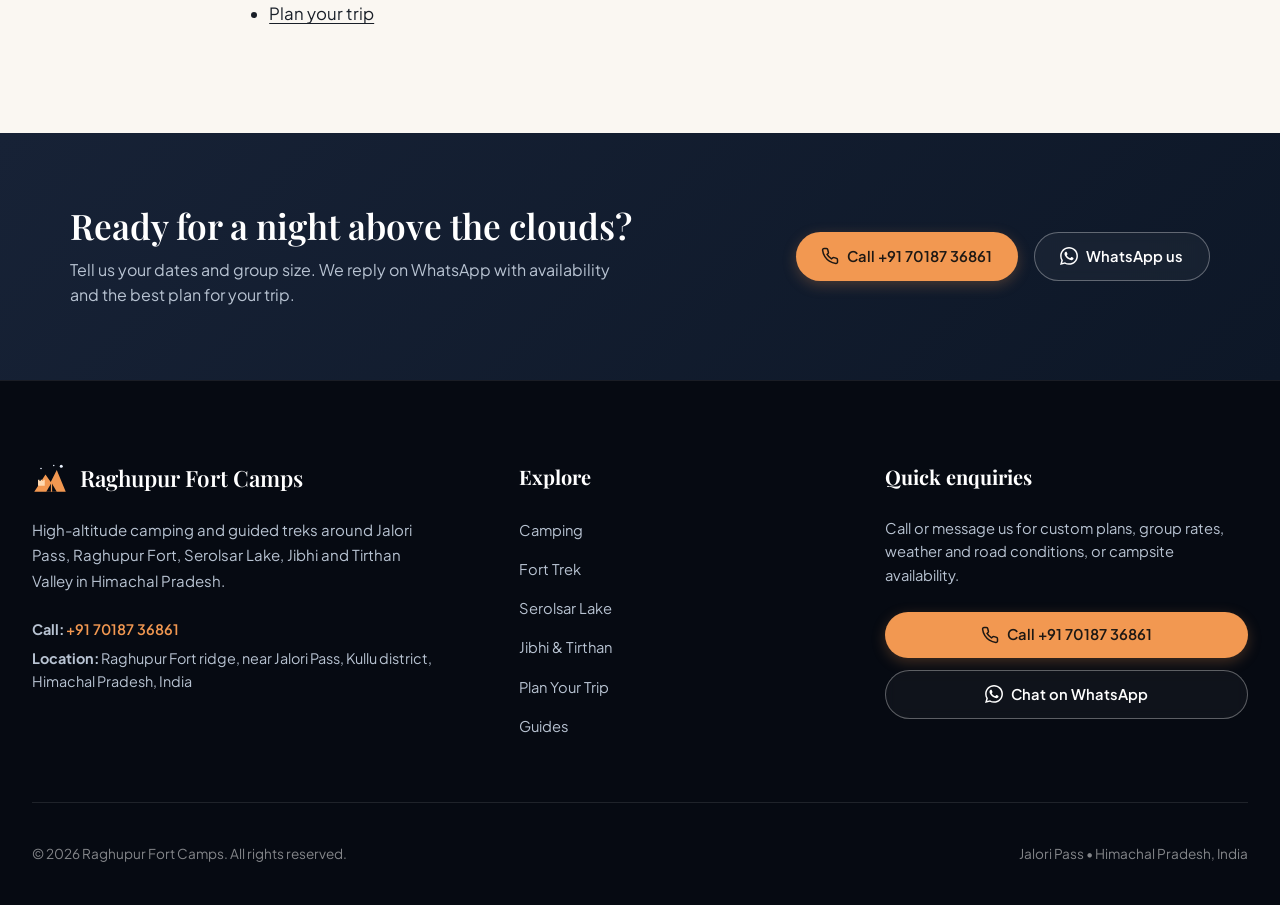
<file: raghupur-fort-trek-guide.html>
<!DOCTYPE html>
<html lang="en">
<head>
<meta charset="UTF-8">
<meta name="viewport" content="width=device-width, initial-scale=1.0">
<title>Raghupur Fort: History, Trek from Jalori Pass &amp; What to See</title>
<meta name="description" content="Raghupur Fort (Raghupur Garh) guide: what the ruins are, the short trek from Jalori Pass, views, best time to go and how to stay overnight on the ridge.">
<meta name="robots" content="index,follow,max-image-preview:large">
<link rel="canonical" href="https://www.raghupurcamps.com/raghupur-fort-trek-guide.html">
<link rel="alternate" hreflang="en-IN" href="https://www.raghupurcamps.com/raghupur-fort-trek-guide.html">
<link rel="alternate" hreflang="x-default" href="https://www.raghupurcamps.com/raghupur-fort-trek-guide.html">
<meta name="geo.region" content="IN-HP">
<meta name="geo.placename" content="Jalori Pass, Kullu, Himachal Pradesh">
<meta name="theme-color" content="#050a12">
<meta property="og:type" content="website">
<meta property="og:site_name" content="Raghupur Fort Camps">
<meta property="og:locale" content="en_IN">
<meta property="og:title" content="Raghupur Fort: History, Trek from Jalori Pass &amp; What to See">
<meta property="og:description" content="Raghupur Fort (Raghupur Garh) guide: what the ruins are, the short trek from Jalori Pass, views, best time to go and how to stay overnight on the ridge.">
<meta property="og:url" content="https://www.raghupurcamps.com/raghupur-fort-trek-guide.html">
<meta property="og:image" content="https://www.raghupurcamps.com/og-image.jpg">
<meta property="og:image:width" content="1200">
<meta property="og:image:height" content="630">
<meta property="og:image:alt" content="Raghupur Fort Camps: Milky Way over the camp ridge near Jalori Pass">
<meta name="twitter:card" content="summary_large_image">
<meta name="twitter:title" content="Raghupur Fort: History, Trek from Jalori Pass &amp; What to See">
<meta name="twitter:description" content="Raghupur Fort (Raghupur Garh) guide: what the ruins are, the short trek from Jalori Pass, views, best time to go and how to stay overnight on the ridge.">
<meta name="twitter:image" content="https://www.raghupurcamps.com/og-image.jpg">
<link rel="icon" href="favicon.svg" type="image/svg+xml">
<link rel="icon" href="logo.png" type="image/png" sizes="512x512">
<link rel="apple-touch-icon" href="apple-touch-icon.png">
<link rel="preconnect" href="https://fonts.googleapis.com">
<link rel="preconnect" href="https://fonts.gstatic.com" crossorigin>
<link href="https://fonts.googleapis.com/css2?family=Playfair+Display:ital,wght@0,500;0,600;0,700;1,400&amp;family=Plus+Jakarta+Sans:wght@400;500;600;700&amp;display=swap" rel="stylesheet">
<link rel="stylesheet" href="styles.css">
<script type="application/ld+json">{"@context": "https://schema.org", "@type": "BreadcrumbList", "itemListElement": [{"@type": "ListItem", "position": 1, "name": "Home", "item": "https://www.raghupurcamps.com/"}, {"@type": "ListItem", "position": 2, "name": "Guides", "item": "https://www.raghupurcamps.com/guides.html"}, {"@type": "ListItem", "position": 3, "name": "Raghupur Fort guide", "item": "https://www.raghupurcamps.com/raghupur-fort-trek-guide.html"}]}</script>
<script type="application/ld+json">{"@context": "https://schema.org", "@type": "Article", "headline": "Raghupur Fort: history, trek and what to see", "description": "Raghupur Fort (Raghupur Garh) guide: what the ruins are, the short trek from Jalori Pass, views, best time to go and how to stay overnight on the ridge.", "datePublished": "2026-11-20", "dateModified": "2026-11-20", "image": "https://www.raghupurcamps.com/images/raghupur-fort-ridge-sunset-view.jpg", "inLanguage": "en-IN", "mainEntityOfPage": "https://www.raghupurcamps.com/raghupur-fort-trek-guide.html", "author": {"@type": "Organization", "name": "Raghupur Fort Camps", "url": "https://www.raghupurcamps.com/"}, "publisher": {"@type": "Organization", "name": "Raghupur Fort Camps", "logo": {"@type": "ImageObject", "url": "https://www.raghupurcamps.com/logo.png"}}}</script>
<script type="application/ld+json">{"@context": "https://schema.org", "@type": "FAQPage", "mainEntity": [{"@type": "Question", "name": "How far is Raghupur Fort from Jalori Pass?", "acceptedAnswer": {"@type": "Answer", "text": "The trek from Jalori Pass to the fort is about 3 km through forest and onto the open ridge."}}, {"@type": "Question", "name": "Who built Raghupur Fort?", "acceptedAnswer": {"@type": "Answer", "text": "It is generally said to have been built by the Mandi rulers as a lookout and defence post, but sources differ on the details."}}, {"@type": "Question", "name": "Is there an entry fee for Raghupur Fort?", "acceptedAnswer": {"@type": "Answer", "text": "We are not aware of a ticketed entry for the ruins. Ask us for the current local rules before you go."}}, {"@type": "Question", "name": "Can I camp near Raghupur Fort?", "acceptedAnswer": {"@type": "Answer", "text": "Yes. Our camp is set up on the Raghupur Fort ridge, with dome tents, dinner, breakfast and a campfire."}}]}</script>
</head>
<body data-page="raghupur-fort-trek-guide.html">
<a class="skip-link" href="#main">Skip to content</a>
<header class="site-header" id="header">
  <div class="header-container">
    <a href="index.html" class="brand-logo" aria-label="Raghupur Fort Camps home"><svg class="brand-icon" viewBox="0 0 48 48" aria-hidden="true"><path d="M3 41 18 18l7 10 8-16 12 29z" fill="#f29851"/><path d="M19 41l7-12 7 12z" fill="#050a12"/><path d="M26 29v12" stroke="#f29851" stroke-width="1.6"/><path d="M8 33V25h2v1.5h1.5V25h2v1.5H15V25h2v8z" fill="#ffd9b0"/><circle cx="39" cy="7" r="2" fill="#eaf3ff"/><circle cx="29" cy="6" r="1" fill="#eaf3ff"/><circle cx="12" cy="10" r="1.1" fill="#eaf3ff"/></svg><span class="brand-name">Raghupur Fort Camps</span></a>
    <nav class="nav-menu" aria-label="Main"><a href="raghupur-fort-camping.html" class="nav-link">Camping</a><a href="raghupur-fort-trek.html" class="nav-link">Fort Trek</a><a href="serolsar-lake-trek.html" class="nav-link">Serolsar Lake</a><a href="jibhi-tirthan-valley.html" class="nav-link">Jibhi &amp; Tirthan</a><a href="plan-your-trip.html" class="nav-link">Plan Your Trip</a><a href="guides.html" class="nav-link" aria-current="page">Guides</a></nav>
    <div class="header-actions">
      <button type="button" class="btn btn-amber pill-btn header-book" data-book="custom">Book now</button>
      <button type="button" class="mobile-toggle" id="mobile-toggle" aria-label="Open menu" aria-expanded="false" aria-controls="mobile-drawer"><span></span><span></span><span></span></button>
    </div>
  </div>
</header>
<div class="drawer-overlay" id="drawer-overlay"></div>
<aside class="mobile-drawer" id="mobile-drawer" aria-label="Menu">
  <div class="drawer-header">
    <span class="brand-logo"><svg class="brand-icon" viewBox="0 0 48 48" aria-hidden="true"><path d="M3 41 18 18l7 10 8-16 12 29z" fill="#f29851"/><path d="M19 41l7-12 7 12z" fill="#050a12"/><path d="M26 29v12" stroke="#f29851" stroke-width="1.6"/><path d="M8 33V25h2v1.5h1.5V25h2v1.5H15V25h2v8z" fill="#ffd9b0"/><circle cx="39" cy="7" r="2" fill="#eaf3ff"/><circle cx="29" cy="6" r="1" fill="#eaf3ff"/><circle cx="12" cy="10" r="1.1" fill="#eaf3ff"/></svg><span>Raghupur Fort Camps</span></span>
    <button type="button" class="close-drawer" id="close-drawer" aria-label="Close menu">&times;</button>
  </div>
  <nav class="drawer-links" aria-label="Mobile"><a href="raghupur-fort-camping.html" class="drawer-link">Camping</a><a href="raghupur-fort-trek.html" class="drawer-link">Fort Trek</a><a href="serolsar-lake-trek.html" class="drawer-link">Serolsar Lake</a><a href="jibhi-tirthan-valley.html" class="drawer-link">Jibhi &amp; Tirthan</a><a href="plan-your-trip.html" class="drawer-link">Plan Your Trip</a><a href="guides.html" class="drawer-link" aria-current="page">Guides</a></nav>
  <div class="drawer-footer">
    <a href="tel:+917018736861" class="btn btn-amber pill-btn full-width"><svg class="btn-icon" viewBox="0 0 24 24" fill="none" stroke="currentColor" stroke-width="2" aria-hidden="true"><path d="M22 16.92v3a2 2 0 0 1-2.18 2 19.79 19.79 0 0 1-8.63-3.07 19.5 19.5 0 0 1-6-6 19.79 19.79 0 0 1-3.07-8.67A2 2 0 0 1 4.11 2h3a2 2 0 0 1 2 1.72 12.84 12.84 0 0 0 .7 2.81 2 2 0 0 1-.45 2.11L8.09 9.91a16 16 0 0 0 6 6l1.27-1.27a2 2 0 0 1 2.11-.45 12.84 12.84 0 0 0 2.81.7A2 2 0 0 1 22 16.92z"/></svg>Call +91 70187 36861</a>
    <a href="https://wa.me/917018736861?text=Hi%2C%20I%20would%20like%20to%20enquire%20about%20Raghupur%20Fort%20Camps%20and%20treks." target="_blank" rel="noopener noreferrer" class="btn btn-outline-white pill-btn full-width"><svg class="btn-icon" viewBox="0 0 24 24" fill="currentColor" aria-hidden="true"><path d="M.057 24l1.687-6.163c-1.041-1.804-1.588-3.849-1.587-5.946.003-6.556 5.338-11.891 11.893-11.891 3.181.001 6.167 1.24 8.413 3.488 2.245 2.248 3.481 5.236 3.48 8.414-.003 6.557-5.338 11.892-11.893 11.892-1.99-.001-3.951-.5-5.688-1.448l-6.305 1.654zm6.597-3.807c1.676.995 3.276 1.591 5.392 1.592 5.448 0 9.886-4.434 9.889-9.885.002-5.462-4.415-9.89-9.881-9.892-5.452 0-9.887 4.434-9.889 9.884-.001 2.225.651 3.891 1.746 5.634l-.999 3.648 3.742-.981zm11.387-5.464c-.074-.124-.272-.198-.57-.347-.297-.149-1.758-.868-2.031-.967-.272-.099-.47-.149-.669.149-.198.297-.768.967-.941 1.165-.173.198-.347.223-.644.074-.297-.149-1.255-.462-2.39-1.475-.883-.788-1.48-1.761-1.653-2.059-.173-.297-.018-.458.13-.606.134-.133.297-.347.446-.521.151-.172.2-.296.3-.495.099-.198.05-.372-.025-.521-.075-.148-.669-1.611-.916-2.206-.242-.579-.487-.501-.669-.51l-.57-.01c-.198 0-.52.074-.792.372s-1.04 1.016-1.04 2.479 1.065 2.876 1.213 3.074c.149.198 2.095 3.2 5.076 4.487.709.306 1.263.489 1.694.626.712.226 1.36.194 1.872.118.571-.085 1.758-.719 2.006-1.413.248-.695.248-1.29.173-1.414z"/></svg>Chat on WhatsApp</a>
  </div>
</aside>
<main id="main">
<section class="hero-section">
  <canvas id="starfield" class="star-canvas" aria-hidden="true"></canvas>
  <svg class="hero-ridge" viewBox="0 0 1440 170" preserveAspectRatio="none" aria-hidden="true">
    <path class="ridge-back" d="M0 170V96l90-36 100 42 120-70 110 62 130-52 120 66 140-80 130 70 110-46 120 60 120-54 150 62v100z"/>
    <path class="ridge-front" d="M0 170v-40l140-34 120 30 160-52 150 44 130-30 170 46 150-40 140 36 130-28 150 30v38z"/>
  </svg>
  <div class="hero-container">
    <nav class="hero-breadcrumbs" aria-label="Breadcrumb"><a href="index.html">Home</a><span class="breadcrumb-separator" aria-hidden="true">/</span><a href="guides.html">Guides</a><span class="breadcrumb-separator" aria-hidden="true">/</span><span class="breadcrumb-current" aria-current="page">Raghupur Fort guide</span></nav>
    <p class="hero-kicker">Travel guide &bull; Jalori Pass</p>
    <h1 class="hero-title">Raghupur Fort: <span class="italic-accent">history, trek and what to see</span></h1>
    <p class="hero-subtitle">A ruined lookout fort on an open ridge above Jalori Pass.</p>
    <div class="hero-actions"><a href="tel:+917018736861" class="btn btn-amber pill-btn btn-hero"><svg class="btn-icon" viewBox="0 0 24 24" fill="none" stroke="currentColor" stroke-width="2" aria-hidden="true"><path d="M22 16.92v3a2 2 0 0 1-2.18 2 19.79 19.79 0 0 1-8.63-3.07 19.5 19.5 0 0 1-6-6 19.79 19.79 0 0 1-3.07-8.67A2 2 0 0 1 4.11 2h3a2 2 0 0 1 2 1.72 12.84 12.84 0 0 0 .7 2.81 2 2 0 0 1-.45 2.11L8.09 9.91a16 16 0 0 0 6 6l1.27-1.27a2 2 0 0 1 2.11-.45 12.84 12.84 0 0 0 2.81.7A2 2 0 0 1 22 16.92z"/></svg>Call +91 70187 36861</a><a href="https://wa.me/917018736861?text=Hi%2C%20I%20read%20your%20guide%20and%20would%20like%20to%20plan%20a%20trip." target="_blank" rel="noopener noreferrer" class="btn btn-outline-white pill-btn btn-hero"><svg class="btn-icon" viewBox="0 0 24 24" fill="currentColor" aria-hidden="true"><path d="M.057 24l1.687-6.163c-1.041-1.804-1.588-3.849-1.587-5.946.003-6.556 5.338-11.891 11.893-11.891 3.181.001 6.167 1.24 8.413 3.488 2.245 2.248 3.481 5.236 3.48 8.414-.003 6.557-5.338 11.892-11.893 11.892-1.99-.001-3.951-.5-5.688-1.448l-6.305 1.654zm6.597-3.807c1.676.995 3.276 1.591 5.392 1.592 5.448 0 9.886-4.434 9.889-9.885.002-5.462-4.415-9.89-9.881-9.892-5.452 0-9.887 4.434-9.889 9.884-.001 2.225.651 3.891 1.746 5.634l-.999 3.648 3.742-.981zm11.387-5.464c-.074-.124-.272-.198-.57-.347-.297-.149-1.758-.868-2.031-.967-.272-.099-.47-.149-.669.149-.198.297-.768.967-.941 1.165-.173.198-.347.223-.644.074-.297-.149-1.255-.462-2.39-1.475-.883-.788-1.48-1.761-1.653-2.059-.173-.297-.018-.458.13-.606.134-.133.297-.347.446-.521.151-.172.2-.296.3-.495.099-.198.05-.372-.025-.521-.075-.148-.669-1.611-.916-2.206-.242-.579-.487-.501-.669-.51l-.57-.01c-.198 0-.52.074-.792.372s-1.04 1.016-1.04 2.479 1.065 2.876 1.213 3.074c.149.198 2.095 3.2 5.076 4.487.709.306 1.263.489 1.694.626.712.226 1.36.194 1.872.118.571-.085 1.758-.719 2.006-1.413.248-.695.248-1.29.173-1.414z"/></svg>WhatsApp</a></div>
  </div>
</section>
<section class="editorial-section">
  <div class="content-container prose">
    <p class="editorial-lead">Raghupur Fort, also called Raghupur Garh, is a ruined hill fort on a high ridge near Jalori Pass in Himachal Pradesh. Little of the structure remains, but the open ridge, the stone walls and the long views make the short walk worth doing. This guide explains what the fort is and what to expect on the trek.</p>
    <p class="prose-meta">By Raghupur Fort Camps &bull; Updated 20 Nov 2026</p>
    <section class="prose-section"><h2>What is Raghupur Fort?</h2><p>Raghupur Fort is generally described as a lookout and defence post built by the Mandi rulers. Accounts of its exact origin differ between sources, so treat dates and names you read online with care. What you see today are stone ruins on a grassy ridge, with no restored rooms or ticketed museum. The appeal is the setting: wide skies, rolling ranges and, on clear days, snow peaks in the distance.</p></section><figure class="media-frame"><picture><source type="image/webp" srcset="images/raghupur-fort-ridge-sunset-view-480.webp 480w, images/raghupur-fort-ridge-sunset-view.webp 768w" sizes="(max-width: 768px) 100vw, 520px"><img src="images/raghupur-fort-ridge-sunset-view.jpg" srcset="images/raghupur-fort-ridge-sunset-view-480.jpg 480w, images/raghupur-fort-ridge-sunset-view.jpg 768w" sizes="(max-width: 768px) 100vw, 520px" alt="Traveller sitting on the grassy ridge at Raghupur Fort watching the sun set over layered Himalayan ranges" width="768" height="1024" class="media-img" loading="lazy" decoding="async" onerror="this.closest('.media-frame').classList.add('img-failed')"></picture><figcaption class="media-caption"><span>Watching the sun set from the Raghupur Fort ridge</span><span class="badge">Our camp</span></figcaption></figure><section class="prose-section"><h2>The trek from Jalori Pass</h2><p>The walk from Jalori Pass to the fort is about 3 km through oak and rhododendron forest, then out onto the open ridge. Most people complete it at an easy pace and spend extra time at the top for photos. Our <a href="raghupur-fort-trek.html">Raghupur Fort trek page</a> has the route and tips.</p><ul><li>Start in the morning so you have clear views and daylight to spare.</li><li>Wear shoes with grip, since the ridge grass and forest floor can be slippery.</li><li>Carry water, a warm layer and a rain jacket, because the weather changes quickly.</li></ul></section><section class="prose-section"><h2>What to see and do on the ridge</h2><ul><li>Walk the ruined walls and look out across the valleys.</li><li>Watch the sun go down over layered mountain ranges.</li><li>Take photos in the early morning and at sunset.</li><li>On a clear night, look for the Milky Way, as there is almost no town light here.</li></ul></section><section class="prose-section"><h2>Best time to visit Raghupur Fort</h2><p>April to November is the usual season, with the clearest skies in autumn. Monsoon months bring cloud, rain and landslide risk. In winter, snow can block the road to Jalori Pass, so check conditions before you travel. See the <a href="jalori-pass-road-status-winter-closure.html">winter and monsoon road guide</a>.</p></section><section class="prose-section"><h2>Stay overnight on the ridge</h2><p>Our tents stand on the ridge itself, so you can walk to the fort, watch sunset, eat dinner by a campfire and wake up above the clouds. See the <a href="raghupur-fort-camping.html">Raghupur Fort camp</a> for tent options and prices. You can also combine it with the <a href="serolsar-lake-trek-guide.html">Serolsar Lake trek</a>.</p></section>
    <section class="prose-section"><h2>Frequently asked questions</h2><div class="faq-list"><details class="faq-item"><summary>How far is Raghupur Fort from Jalori Pass?</summary><div class="faq-answer"><p>The trek from Jalori Pass to the fort is about 3 km through forest and onto the open ridge.</p></div></details><details class="faq-item"><summary>Who built Raghupur Fort?</summary><div class="faq-answer"><p>It is generally said to have been built by the Mandi rulers as a lookout and defence post, but sources differ on the details.</p></div></details><details class="faq-item"><summary>Is there an entry fee for Raghupur Fort?</summary><div class="faq-answer"><p>We are not aware of a ticketed entry for the ruins. Ask us for the current local rules before you go.</p></div></details><details class="faq-item"><summary>Can I camp near Raghupur Fort?</summary><div class="faq-answer"><p>Yes. Our camp is set up on the Raghupur Fort ridge, with dome tents, dinner, breakfast and a campfire.</p></div></details></div></section>
    <section class="prose-section"><h2>Keep planning</h2><ul class="prose-links"><li><a href="raghupur-fort-trek.html">Raghupur Fort trek route</a></li><li><a href="raghupur-fort-camping.html">Camping at Raghupur Fort</a></li><li><a href="camping-jalori-pass-vs-jibhi-riverside.html">Ridge camping vs riverside camping</a></li><li><a href="plan-your-trip.html">Plan your trip</a></li></ul></section>
  </div>
</section>
<section class="cta-band"><div class="content-container cta-inner"><div><h2>Ready for a night above the clouds?</h2><p>Tell us your dates and group size. We reply on WhatsApp with availability and the best plan for your trip.</p></div><div class="cta-actions"><a href="tel:+917018736861" class="btn btn-amber pill-btn"><svg class="btn-icon" viewBox="0 0 24 24" fill="none" stroke="currentColor" stroke-width="2" aria-hidden="true"><path d="M22 16.92v3a2 2 0 0 1-2.18 2 19.79 19.79 0 0 1-8.63-3.07 19.5 19.5 0 0 1-6-6 19.79 19.79 0 0 1-3.07-8.67A2 2 0 0 1 4.11 2h3a2 2 0 0 1 2 1.72 12.84 12.84 0 0 0 .7 2.81 2 2 0 0 1-.45 2.11L8.09 9.91a16 16 0 0 0 6 6l1.27-1.27a2 2 0 0 1 2.11-.45 12.84 12.84 0 0 0 2.81.7A2 2 0 0 1 22 16.92z"/></svg>Call +91 70187 36861</a><a href="https://wa.me/917018736861?text=Hi%2C%20I%20would%20like%20to%20plan%20a%20trip%20to%20Raghupur%20Fort%20Camps." target="_blank" rel="noopener noreferrer" class="btn btn-outline-white pill-btn"><svg class="btn-icon" viewBox="0 0 24 24" fill="currentColor" aria-hidden="true"><path d="M.057 24l1.687-6.163c-1.041-1.804-1.588-3.849-1.587-5.946.003-6.556 5.338-11.891 11.893-11.891 3.181.001 6.167 1.24 8.413 3.488 2.245 2.248 3.481 5.236 3.48 8.414-.003 6.557-5.338 11.892-11.893 11.892-1.99-.001-3.951-.5-5.688-1.448l-6.305 1.654zm6.597-3.807c1.676.995 3.276 1.591 5.392 1.592 5.448 0 9.886-4.434 9.889-9.885.002-5.462-4.415-9.89-9.881-9.892-5.452 0-9.887 4.434-9.889 9.884-.001 2.225.651 3.891 1.746 5.634l-.999 3.648 3.742-.981zm11.387-5.464c-.074-.124-.272-.198-.57-.347-.297-.149-1.758-.868-2.031-.967-.272-.099-.47-.149-.669.149-.198.297-.768.967-.941 1.165-.173.198-.347.223-.644.074-.297-.149-1.255-.462-2.39-1.475-.883-.788-1.48-1.761-1.653-2.059-.173-.297-.018-.458.13-.606.134-.133.297-.347.446-.521.151-.172.2-.296.3-.495.099-.198.05-.372-.025-.521-.075-.148-.669-1.611-.916-2.206-.242-.579-.487-.501-.669-.51l-.57-.01c-.198 0-.52.074-.792.372s-1.04 1.016-1.04 2.479 1.065 2.876 1.213 3.074c.149.198 2.095 3.2 5.076 4.487.709.306 1.263.489 1.694.626.712.226 1.36.194 1.872.118.571-.085 1.758-.719 2.006-1.413.248-.695.248-1.29.173-1.414z"/></svg>WhatsApp us</a></div></div></section>
</main>
<footer class="site-footer">
  <div class="footer-container">
    <div class="footer-grid">
      <div class="footer-col">
        <div class="footer-brand"><svg class="brand-icon" viewBox="0 0 48 48" aria-hidden="true"><path d="M3 41 18 18l7 10 8-16 12 29z" fill="#f29851"/><path d="M19 41l7-12 7 12z" fill="#050a12"/><path d="M26 29v12" stroke="#f29851" stroke-width="1.6"/><path d="M8 33V25h2v1.5h1.5V25h2v1.5H15V25h2v8z" fill="#ffd9b0"/><circle cx="39" cy="7" r="2" fill="#eaf3ff"/><circle cx="29" cy="6" r="1" fill="#eaf3ff"/><circle cx="12" cy="10" r="1.1" fill="#eaf3ff"/></svg><span>Raghupur Fort Camps</span></div>
        <p class="footer-desc">High-altitude camping and guided treks around Jalori Pass, Raghupur Fort, Serolsar Lake, Jibhi and Tirthan Valley in Himachal Pradesh.</p>
        <div class="footer-contacts">
          <p><strong>Call:</strong> <a href="tel:+917018736861">+91 70187 36861</a></p>
          <p><strong>Location:</strong> Raghupur Fort ridge, near Jalori Pass, Kullu district, Himachal Pradesh, India</p>
        </div>
      </div>
      <div class="footer-col">
        <h2 class="footer-heading">Explore</h2>
        <ul class="footer-links"><li><a href="raghupur-fort-camping.html">Camping</a></li><li><a href="raghupur-fort-trek.html">Fort Trek</a></li><li><a href="serolsar-lake-trek.html">Serolsar Lake</a></li><li><a href="jibhi-tirthan-valley.html">Jibhi &amp; Tirthan</a></li><li><a href="plan-your-trip.html">Plan Your Trip</a></li><li><a href="guides.html">Guides</a></li></ul>
      </div>
      <div class="footer-col">
        <h2 class="footer-heading">Quick enquiries</h2>
        <p class="footer-small">Call or message us for custom plans, group rates, weather and road conditions, or campsite availability.</p>
        <div class="footer-cta-stack">
          <a href="tel:+917018736861" class="btn btn-amber pill-btn full-width"><svg class="btn-icon" viewBox="0 0 24 24" fill="none" stroke="currentColor" stroke-width="2" aria-hidden="true"><path d="M22 16.92v3a2 2 0 0 1-2.18 2 19.79 19.79 0 0 1-8.63-3.07 19.5 19.5 0 0 1-6-6 19.79 19.79 0 0 1-3.07-8.67A2 2 0 0 1 4.11 2h3a2 2 0 0 1 2 1.72 12.84 12.84 0 0 0 .7 2.81 2 2 0 0 1-.45 2.11L8.09 9.91a16 16 0 0 0 6 6l1.27-1.27a2 2 0 0 1 2.11-.45 12.84 12.84 0 0 0 2.81.7A2 2 0 0 1 22 16.92z"/></svg>Call +91 70187 36861</a>
          <a href="https://wa.me/917018736861?text=Hi%2C%20I%20would%20like%20to%20enquire%20about%20camping%20and%20trekking." target="_blank" rel="noopener noreferrer" class="btn btn-outline-white pill-btn full-width"><svg class="btn-icon" viewBox="0 0 24 24" fill="currentColor" aria-hidden="true"><path d="M.057 24l1.687-6.163c-1.041-1.804-1.588-3.849-1.587-5.946.003-6.556 5.338-11.891 11.893-11.891 3.181.001 6.167 1.24 8.413 3.488 2.245 2.248 3.481 5.236 3.48 8.414-.003 6.557-5.338 11.892-11.893 11.892-1.99-.001-3.951-.5-5.688-1.448l-6.305 1.654zm6.597-3.807c1.676.995 3.276 1.591 5.392 1.592 5.448 0 9.886-4.434 9.889-9.885.002-5.462-4.415-9.89-9.881-9.892-5.452 0-9.887 4.434-9.889 9.884-.001 2.225.651 3.891 1.746 5.634l-.999 3.648 3.742-.981zm11.387-5.464c-.074-.124-.272-.198-.57-.347-.297-.149-1.758-.868-2.031-.967-.272-.099-.47-.149-.669.149-.198.297-.768.967-.941 1.165-.173.198-.347.223-.644.074-.297-.149-1.255-.462-2.39-1.475-.883-.788-1.48-1.761-1.653-2.059-.173-.297-.018-.458.13-.606.134-.133.297-.347.446-.521.151-.172.2-.296.3-.495.099-.198.05-.372-.025-.521-.075-.148-.669-1.611-.916-2.206-.242-.579-.487-.501-.669-.51l-.57-.01c-.198 0-.52.074-.792.372s-1.04 1.016-1.04 2.479 1.065 2.876 1.213 3.074c.149.198 2.095 3.2 5.076 4.487.709.306 1.263.489 1.694.626.712.226 1.36.194 1.872.118.571-.085 1.758-.719 2.006-1.413.248-.695.248-1.29.173-1.414z"/></svg>Chat on WhatsApp</a>
        </div>
      </div>
    </div>
    <div class="footer-bottom">
      <p>&copy; 2026 Raghupur Fort Camps. All rights reserved.</p>
      <p>Jalori Pass &bull; Himachal Pradesh, India</p>
    </div>
  </div>
</footer>
<div class="floating-quick-bar">
  <a href="tel:+917018736861" class="quick-btn quick-call"><svg class="btn-icon" viewBox="0 0 24 24" fill="none" stroke="currentColor" stroke-width="2" aria-hidden="true"><path d="M22 16.92v3a2 2 0 0 1-2.18 2 19.79 19.79 0 0 1-8.63-3.07 19.5 19.5 0 0 1-6-6 19.79 19.79 0 0 1-3.07-8.67A2 2 0 0 1 4.11 2h3a2 2 0 0 1 2 1.72 12.84 12.84 0 0 0 .7 2.81 2 2 0 0 1-.45 2.11L8.09 9.91a16 16 0 0 0 6 6l1.27-1.27a2 2 0 0 1 2.11-.45 12.84 12.84 0 0 0 2.81.7A2 2 0 0 1 22 16.92z"/></svg><span>Call</span></a>
  <a href="https://wa.me/917018736861?text=Hi%2C%20I%20am%20interested%20in%20Raghupur%20Fort%20Camps%20and%20treks." target="_blank" rel="noopener noreferrer" class="quick-btn quick-whatsapp"><svg class="btn-icon" viewBox="0 0 24 24" fill="currentColor" aria-hidden="true"><path d="M.057 24l1.687-6.163c-1.041-1.804-1.588-3.849-1.587-5.946.003-6.556 5.338-11.891 11.893-11.891 3.181.001 6.167 1.24 8.413 3.488 2.245 2.248 3.481 5.236 3.48 8.414-.003 6.557-5.338 11.892-11.893 11.892-1.99-.001-3.951-.5-5.688-1.448l-6.305 1.654zm6.597-3.807c1.676.995 3.276 1.591 5.392 1.592 5.448 0 9.886-4.434 9.889-9.885.002-5.462-4.415-9.89-9.881-9.892-5.452 0-9.887 4.434-9.889 9.884-.001 2.225.651 3.891 1.746 5.634l-.999 3.648 3.742-.981zm11.387-5.464c-.074-.124-.272-.198-.57-.347-.297-.149-1.758-.868-2.031-.967-.272-.099-.47-.149-.669.149-.198.297-.768.967-.941 1.165-.173.198-.347.223-.644.074-.297-.149-1.255-.462-2.39-1.475-.883-.788-1.48-1.761-1.653-2.059-.173-.297-.018-.458.13-.606.134-.133.297-.347.446-.521.151-.172.2-.296.3-.495.099-.198.05-.372-.025-.521-.075-.148-.669-1.611-.916-2.206-.242-.579-.487-.501-.669-.51l-.57-.01c-.198 0-.52.074-.792.372s-1.04 1.016-1.04 2.479 1.065 2.876 1.213 3.074c.149.198 2.095 3.2 5.076 4.487.709.306 1.263.489 1.694.626.712.226 1.36.194 1.872.118.571-.085 1.758-.719 2.006-1.413.248-.695.248-1.29.173-1.414z"/></svg><span>WhatsApp</span></a>
</div>
<dialog id="booking-dialog" class="booking-dialog" aria-labelledby="booking-title">
  <button type="button" class="modal-close" data-close-dialog aria-label="Close booking form">&times;</button>
  <div class="modal-header">
    <span class="modal-kicker">Booking enquiry</span>
    <h2 class="modal-title" id="booking-title">Book your Himalayan experience</h2>
    <p class="modal-desc">Send your details and we will confirm availability on WhatsApp.</p>
  </div>
  <form id="booking-form">
    <div class="form-group">
      <label for="form-package">Experience</label>
      <select id="form-package" name="package" class="form-control" required><option value="serolsar-day">Serolsar Lake guided day trek</option><option value="serolsar-combo">Serolsar + Raghupur Fort camp (2D / 1N)</option><option value="camp-standard">Camping: standard alpine dome tent</option><option value="camp-luxury">Camping: luxury meadow tent</option><option value="camp-astro">Camping: astrophile private setup</option><option value="fort-trek">Raghupur Fort trek with guide</option><option value="circuit">Full Seraj Valley circuit (3D / 2N)</option><option value="jibhi">Jibhi &amp; Tirthan Valley trip</option><option value="custom">Custom group / general enquiry</option></select>
    </div>
    <div class="form-row">
      <div class="form-group">
        <label for="form-name">Your name</label>
        <input type="text" id="form-name" name="name" class="form-control" placeholder="e.g. Rahul Sharma" autocomplete="name" required>
      </div>
      <div class="form-group">
        <label for="form-phone">Phone / WhatsApp</label>
        <input type="tel" id="form-phone" name="phone" class="form-control" placeholder="+91 XXXXX XXXXX" autocomplete="tel" inputmode="tel" pattern="[0-9+\s\-]{8,16}" title="Enter a valid phone number" required>
      </div>
    </div>
    <div class="form-row">
      <div class="form-group">
        <label for="form-date">Travel date</label>
        <input type="date" id="form-date" name="date" class="form-control" required>
      </div>
      <div class="form-group">
        <label for="form-guests">Guests</label>
        <select id="form-guests" name="guests" class="form-control">
          <option value="1">1 person</option>
          <option value="2" selected>2 people</option>
          <option value="3-5">3 to 5 people</option>
          <option value="6-10">6 to 10 people</option>
          <option value="10+">More than 10</option>
        </select>
      </div>
    </div>
    <div class="form-group">
      <label for="form-notes">Questions or requests <span class="optional">(optional)</span></label>
      <textarea id="form-notes" name="notes" class="form-control" rows="2" placeholder="Pickup from Aut or Bhuntar, food preferences, etc."></textarea>
    </div>
    <div class="modal-actions">
      <button type="submit" class="btn btn-amber pill-btn full-width">Send enquiry on WhatsApp</button>
      <a href="tel:+917018736861" class="btn btn-outline-dark pill-btn full-width">Or call +91 70187 36861</a>
    </div>
  </form>
</dialog>
<script src="app.js" defer></script>
</body>
</html>
</file>
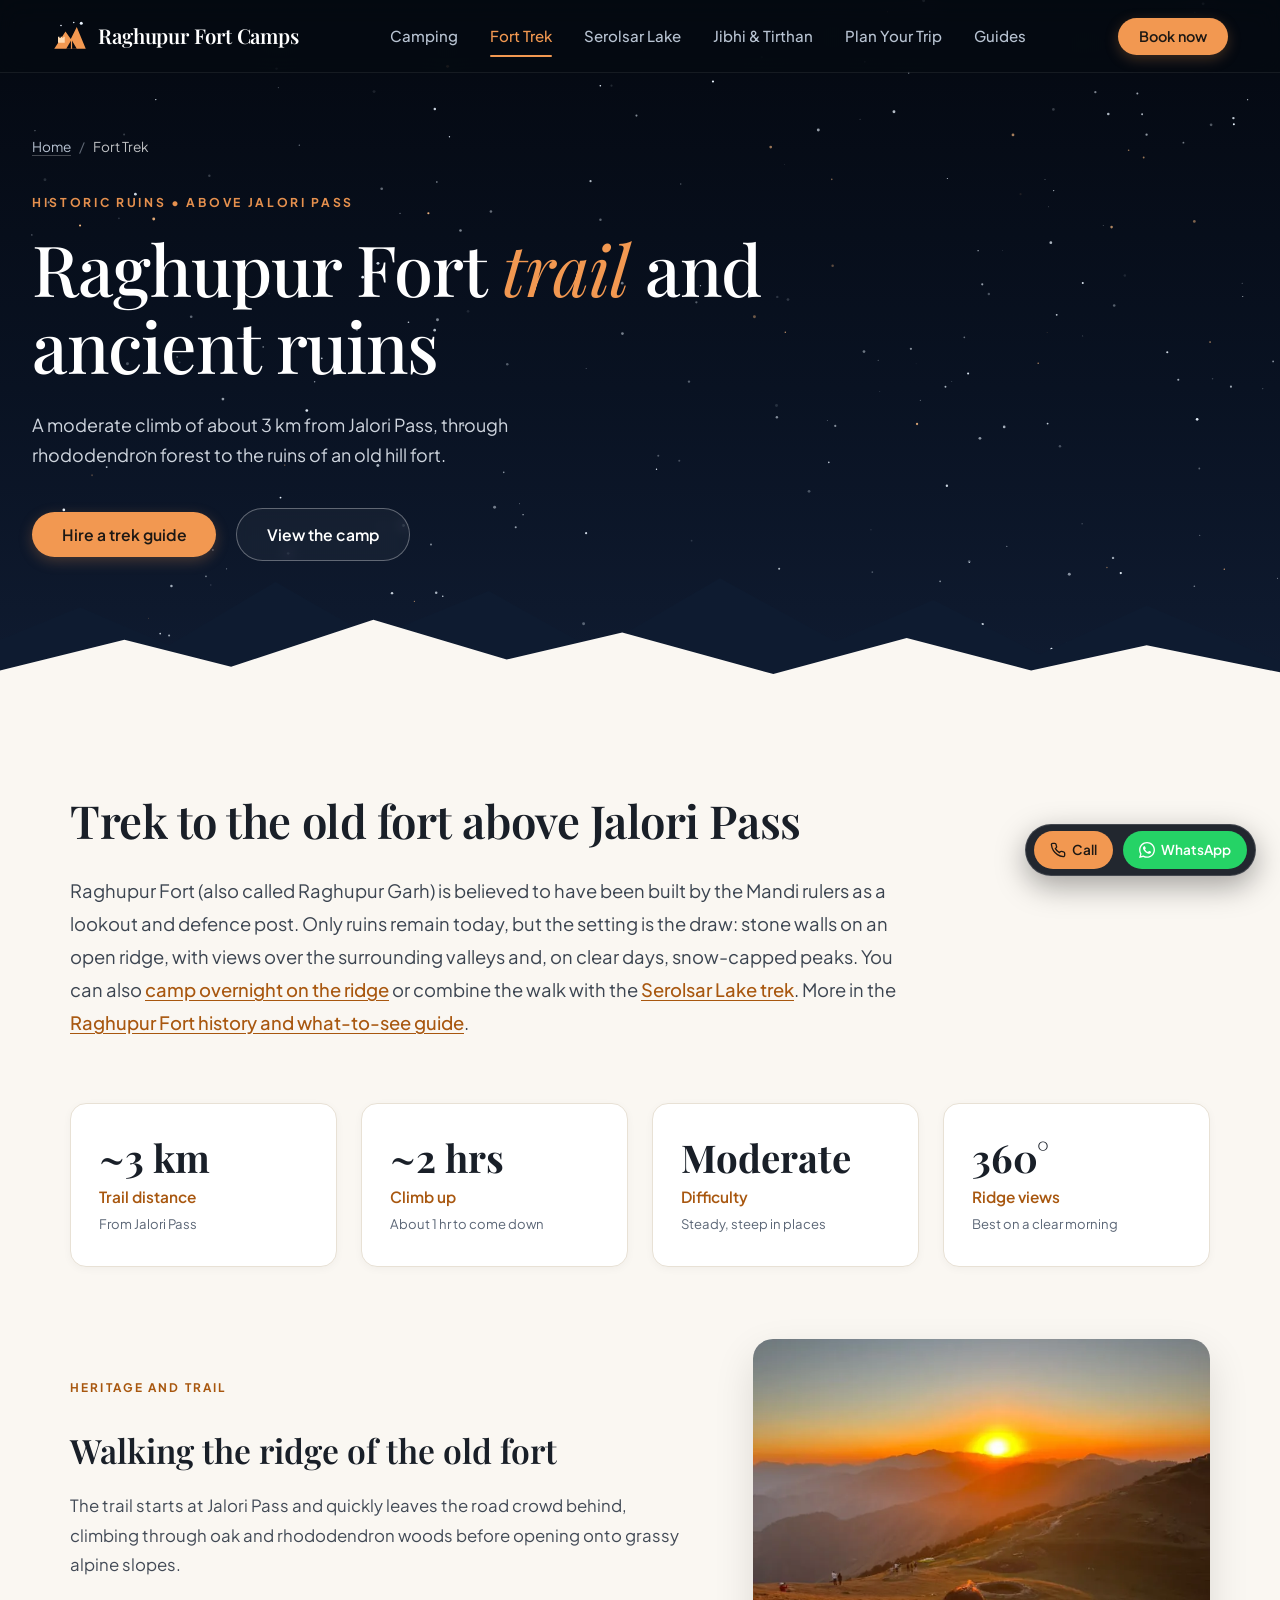
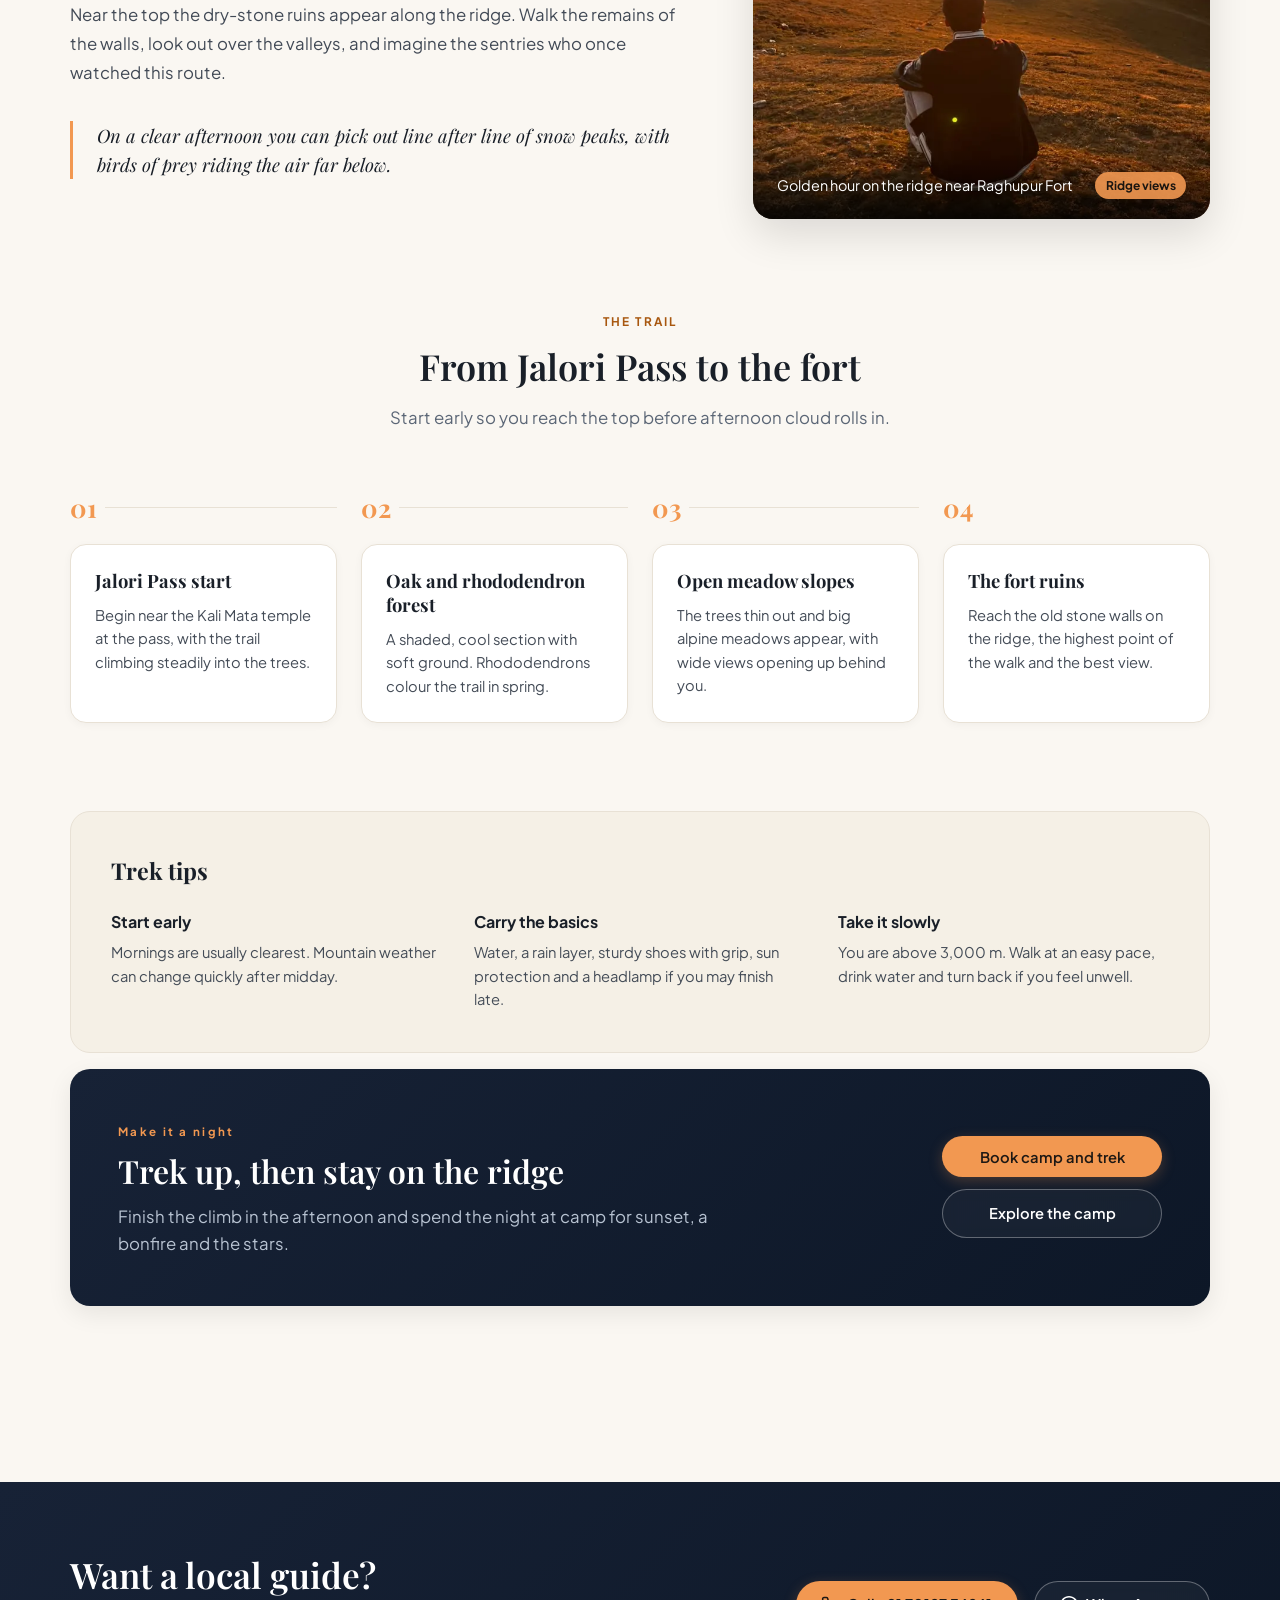
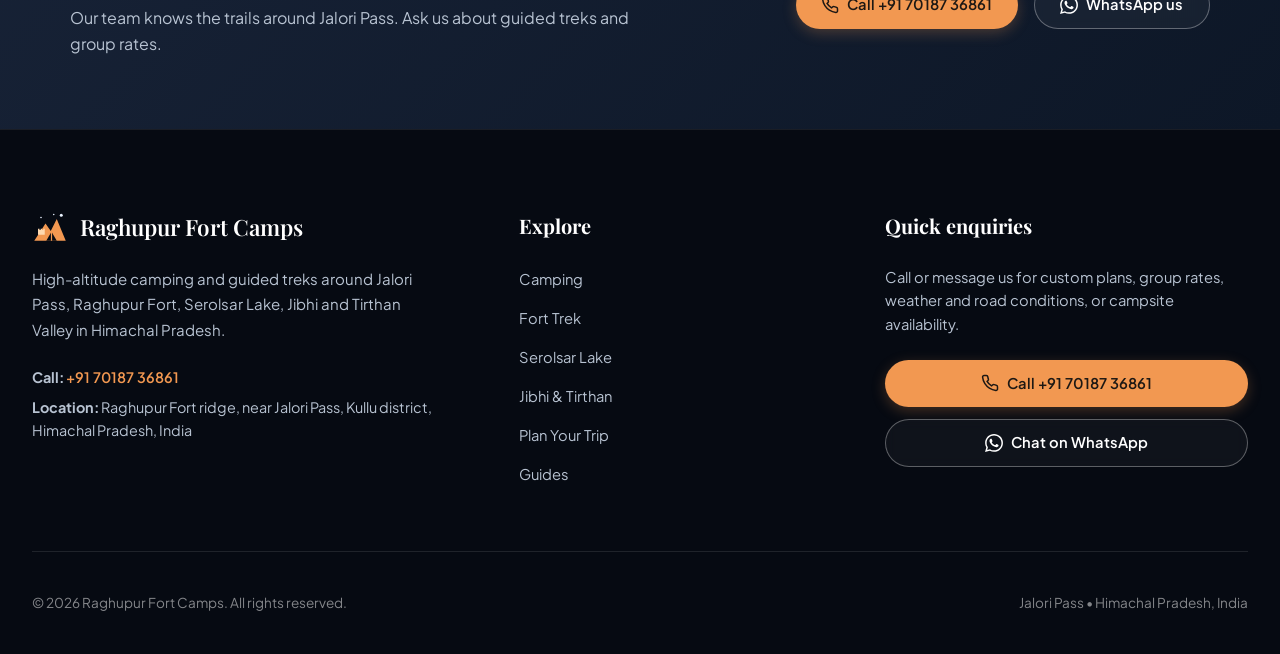
<file: raghupur-fort-trek.html>
<!DOCTYPE html>
<html lang="en">
<head>
<meta charset="UTF-8">
<meta name="viewport" content="width=device-width, initial-scale=1.0">
<title>Raghupur Fort Trek from Jalori Pass | Route, Time &amp; Guide</title>
<meta name="description" content="Trek about 3 km from Jalori Pass to the ruins of Raghupur Fort. Moderate climb, around 2 hours up, 360 degree ridge views. Guides and overnight camp available.">
<meta name="robots" content="index,follow,max-image-preview:large">
<link rel="canonical" href="https://www.raghupurcamps.com/raghupur-fort-trek.html">
<link rel="alternate" hreflang="en-IN" href="https://www.raghupurcamps.com/raghupur-fort-trek.html">
<link rel="alternate" hreflang="x-default" href="https://www.raghupurcamps.com/raghupur-fort-trek.html">
<meta name="geo.region" content="IN-HP">
<meta name="geo.placename" content="Jalori Pass, Kullu, Himachal Pradesh">
<meta name="theme-color" content="#050a12">
<meta property="og:type" content="website">
<meta property="og:site_name" content="Raghupur Fort Camps">
<meta property="og:locale" content="en_IN">
<meta property="og:title" content="Raghupur Fort Trek from Jalori Pass | Route, Time &amp; Guide">
<meta property="og:description" content="Trek about 3 km from Jalori Pass to the ruins of Raghupur Fort. Moderate climb, around 2 hours up, 360 degree ridge views. Guides and overnight camp available.">
<meta property="og:url" content="https://www.raghupurcamps.com/raghupur-fort-trek.html">
<meta property="og:image" content="https://www.raghupurcamps.com/og-image.jpg">
<meta property="og:image:width" content="1200">
<meta property="og:image:height" content="630">
<meta property="og:image:alt" content="Raghupur Fort Camps: Milky Way over the camp ridge near Jalori Pass">
<meta name="twitter:card" content="summary_large_image">
<meta name="twitter:title" content="Raghupur Fort Trek from Jalori Pass | Route, Time &amp; Guide">
<meta name="twitter:description" content="Trek about 3 km from Jalori Pass to the ruins of Raghupur Fort. Moderate climb, around 2 hours up, 360 degree ridge views. Guides and overnight camp available.">
<meta name="twitter:image" content="https://www.raghupurcamps.com/og-image.jpg">
<link rel="icon" href="favicon.svg" type="image/svg+xml">
<link rel="icon" href="logo.png" type="image/png" sizes="512x512">
<link rel="apple-touch-icon" href="apple-touch-icon.png">
<link rel="preconnect" href="https://fonts.googleapis.com">
<link rel="preconnect" href="https://fonts.gstatic.com" crossorigin>
<link href="https://fonts.googleapis.com/css2?family=Playfair+Display:ital,wght@0,500;0,600;0,700;1,400&amp;family=Plus+Jakarta+Sans:wght@400;500;600;700&amp;display=swap" rel="stylesheet">
<link rel="stylesheet" href="styles.css">
<script type="application/ld+json">{"@context": "https://schema.org", "@type": "BreadcrumbList", "itemListElement": [{"@type": "ListItem", "position": 1, "name": "Home", "item": "https://www.raghupurcamps.com/"}, {"@type": "ListItem", "position": 2, "name": "Fort Trek", "item": "https://www.raghupurcamps.com/raghupur-fort-trek.html"}]}</script>
<script type="application/ld+json">{"@context": "https://schema.org", "@type": "TouristAttraction", "name": "Raghupur Fort", "image": "https://www.raghupurcamps.com/images/raghupur-fort-ridge-sunset-view.jpg", "description": "Ruins of a hill fort believed to have been built by the Mandi rulers, reached by a moderate trek of about 3 km from Jalori Pass in Himachal Pradesh.", "address": {"@type": "PostalAddress", "addressLocality": "Jalori Pass", "addressRegion": "Himachal Pradesh", "addressCountry": "IN"}}</script>
</head>
<body data-page="raghupur-fort-trek.html">
<a class="skip-link" href="#main">Skip to content</a>
<header class="site-header" id="header">
  <div class="header-container">
    <a href="index.html" class="brand-logo" aria-label="Raghupur Fort Camps home"><svg class="brand-icon" viewBox="0 0 48 48" aria-hidden="true"><path d="M3 41 18 18l7 10 8-16 12 29z" fill="#f29851"/><path d="M19 41l7-12 7 12z" fill="#050a12"/><path d="M26 29v12" stroke="#f29851" stroke-width="1.6"/><path d="M8 33V25h2v1.5h1.5V25h2v1.5H15V25h2v8z" fill="#ffd9b0"/><circle cx="39" cy="7" r="2" fill="#eaf3ff"/><circle cx="29" cy="6" r="1" fill="#eaf3ff"/><circle cx="12" cy="10" r="1.1" fill="#eaf3ff"/></svg><span class="brand-name">Raghupur Fort Camps</span></a>
    <nav class="nav-menu" aria-label="Main"><a href="raghupur-fort-camping.html" class="nav-link">Camping</a><a href="raghupur-fort-trek.html" class="nav-link" aria-current="page">Fort Trek</a><a href="serolsar-lake-trek.html" class="nav-link">Serolsar Lake</a><a href="jibhi-tirthan-valley.html" class="nav-link">Jibhi &amp; Tirthan</a><a href="plan-your-trip.html" class="nav-link">Plan Your Trip</a><a href="guides.html" class="nav-link">Guides</a></nav>
    <div class="header-actions">
      <button type="button" class="btn btn-amber pill-btn header-book" data-book="custom">Book now</button>
      <button type="button" class="mobile-toggle" id="mobile-toggle" aria-label="Open menu" aria-expanded="false" aria-controls="mobile-drawer"><span></span><span></span><span></span></button>
    </div>
  </div>
</header>
<div class="drawer-overlay" id="drawer-overlay"></div>
<aside class="mobile-drawer" id="mobile-drawer" aria-label="Menu">
  <div class="drawer-header">
    <span class="brand-logo"><svg class="brand-icon" viewBox="0 0 48 48" aria-hidden="true"><path d="M3 41 18 18l7 10 8-16 12 29z" fill="#f29851"/><path d="M19 41l7-12 7 12z" fill="#050a12"/><path d="M26 29v12" stroke="#f29851" stroke-width="1.6"/><path d="M8 33V25h2v1.5h1.5V25h2v1.5H15V25h2v8z" fill="#ffd9b0"/><circle cx="39" cy="7" r="2" fill="#eaf3ff"/><circle cx="29" cy="6" r="1" fill="#eaf3ff"/><circle cx="12" cy="10" r="1.1" fill="#eaf3ff"/></svg><span>Raghupur Fort Camps</span></span>
    <button type="button" class="close-drawer" id="close-drawer" aria-label="Close menu">&times;</button>
  </div>
  <nav class="drawer-links" aria-label="Mobile"><a href="raghupur-fort-camping.html" class="drawer-link">Camping</a><a href="raghupur-fort-trek.html" class="drawer-link" aria-current="page">Fort Trek</a><a href="serolsar-lake-trek.html" class="drawer-link">Serolsar Lake</a><a href="jibhi-tirthan-valley.html" class="drawer-link">Jibhi &amp; Tirthan</a><a href="plan-your-trip.html" class="drawer-link">Plan Your Trip</a><a href="guides.html" class="drawer-link">Guides</a></nav>
  <div class="drawer-footer">
    <a href="tel:+917018736861" class="btn btn-amber pill-btn full-width"><svg class="btn-icon" viewBox="0 0 24 24" fill="none" stroke="currentColor" stroke-width="2" aria-hidden="true"><path d="M22 16.92v3a2 2 0 0 1-2.18 2 19.79 19.79 0 0 1-8.63-3.07 19.5 19.5 0 0 1-6-6 19.79 19.79 0 0 1-3.07-8.67A2 2 0 0 1 4.11 2h3a2 2 0 0 1 2 1.72 12.84 12.84 0 0 0 .7 2.81 2 2 0 0 1-.45 2.11L8.09 9.91a16 16 0 0 0 6 6l1.27-1.27a2 2 0 0 1 2.11-.45 12.84 12.84 0 0 0 2.81.7A2 2 0 0 1 22 16.92z"/></svg>Call +91 70187 36861</a>
    <a href="https://wa.me/917018736861?text=Hi%2C%20I%20would%20like%20to%20enquire%20about%20Raghupur%20Fort%20Camps%20and%20treks." target="_blank" rel="noopener noreferrer" class="btn btn-outline-white pill-btn full-width"><svg class="btn-icon" viewBox="0 0 24 24" fill="currentColor" aria-hidden="true"><path d="M.057 24l1.687-6.163c-1.041-1.804-1.588-3.849-1.587-5.946.003-6.556 5.338-11.891 11.893-11.891 3.181.001 6.167 1.24 8.413 3.488 2.245 2.248 3.481 5.236 3.48 8.414-.003 6.557-5.338 11.892-11.893 11.892-1.99-.001-3.951-.5-5.688-1.448l-6.305 1.654zm6.597-3.807c1.676.995 3.276 1.591 5.392 1.592 5.448 0 9.886-4.434 9.889-9.885.002-5.462-4.415-9.89-9.881-9.892-5.452 0-9.887 4.434-9.889 9.884-.001 2.225.651 3.891 1.746 5.634l-.999 3.648 3.742-.981zm11.387-5.464c-.074-.124-.272-.198-.57-.347-.297-.149-1.758-.868-2.031-.967-.272-.099-.47-.149-.669.149-.198.297-.768.967-.941 1.165-.173.198-.347.223-.644.074-.297-.149-1.255-.462-2.39-1.475-.883-.788-1.48-1.761-1.653-2.059-.173-.297-.018-.458.13-.606.134-.133.297-.347.446-.521.151-.172.2-.296.3-.495.099-.198.05-.372-.025-.521-.075-.148-.669-1.611-.916-2.206-.242-.579-.487-.501-.669-.51l-.57-.01c-.198 0-.52.074-.792.372s-1.04 1.016-1.04 2.479 1.065 2.876 1.213 3.074c.149.198 2.095 3.2 5.076 4.487.709.306 1.263.489 1.694.626.712.226 1.36.194 1.872.118.571-.085 1.758-.719 2.006-1.413.248-.695.248-1.29.173-1.414z"/></svg>Chat on WhatsApp</a>
  </div>
</aside>
<main id="main">
<section class="hero-section">
  <canvas id="starfield" class="star-canvas" aria-hidden="true"></canvas>
  <svg class="hero-ridge" viewBox="0 0 1440 170" preserveAspectRatio="none" aria-hidden="true">
    <path class="ridge-back" d="M0 170V96l90-36 100 42 120-70 110 62 130-52 120 66 140-80 130 70 110-46 120 60 120-54 150 62v100z"/>
    <path class="ridge-front" d="M0 170v-40l140-34 120 30 160-52 150 44 130-30 170 46 150-40 140 36 130-28 150 30v38z"/>
  </svg>
  <div class="hero-container">
    <nav class="hero-breadcrumbs" aria-label="Breadcrumb"><a href="index.html">Home</a><span class="breadcrumb-separator" aria-hidden="true">/</span><span class="breadcrumb-current" aria-current="page">Fort Trek</span></nav>
    <p class="hero-kicker">Historic ruins &bull; Above Jalori Pass</p>
    <h1 class="hero-title">Raghupur Fort <span class="italic-accent">trail</span> and ancient ruins</h1>
    <p class="hero-subtitle">A moderate climb of about 3 km from Jalori Pass, through rhododendron forest to the ruins of an old hill fort.</p>
    <div class="hero-actions"><button type="button" class="btn btn-amber pill-btn btn-hero" data-book="fort-trek">Hire a trek guide</button><a href="raghupur-fort-camping.html" class="btn btn-outline-white pill-btn btn-hero">View the camp</a></div>
  </div>
</section>
<section class="editorial-section">
  <div class="content-container">
    <div class="editorial-header">
      <h2 class="editorial-title">Trek to the old fort above Jalori Pass</h2>
      <p class="editorial-lead">Raghupur Fort (also called Raghupur Garh) is believed to have been built by the Mandi rulers as a lookout and defence post. Only ruins remain today, but the setting is the draw: stone walls on an open ridge, with views over the surrounding valleys and, on clear days, snow-capped peaks. You can also <a href="raghupur-fort-camping.html">camp overnight on the ridge</a> or combine the walk with the <a href="serolsar-lake-trek.html">Serolsar Lake trek</a>. More in the <a href="raghupur-fort-trek-guide.html">Raghupur Fort history and what-to-see guide</a>.</p>
    </div>
    <div class="stats-row"><div class="stat-card"><span class="stat-num">~3 km</span><span class="stat-label">Trail distance</span><span class="stat-note">From Jalori Pass</span></div><div class="stat-card"><span class="stat-num">~2 hrs</span><span class="stat-label">Climb up</span><span class="stat-note">About 1 hr to come down</span></div><div class="stat-card"><span class="stat-num">Moderate</span><span class="stat-label">Difficulty</span><span class="stat-note">Steady, steep in places</span></div><div class="stat-card"><span class="stat-num">360&deg;</span><span class="stat-label">Ridge views</span><span class="stat-note">Best on a clear morning</span></div></div>
    <div class="story-grid"><div class="story-content"><span class="section-tag">Heritage and trail</span><h2 class="story-heading">Walking the ridge of the old fort</h2><p>The trail starts at Jalori Pass and quickly leaves the road crowd behind, climbing through oak and rhododendron woods before opening onto grassy alpine slopes.</p><p>Near the top the dry-stone ruins appear along the ridge. Walk the remains of the walls, look out over the valleys, and imagine the sentries who once watched this route.</p><blockquote class="highlight-quote"><p>On a clear afternoon you can pick out line after line of snow peaks, with birds of prey riding the air far below.</p></blockquote></div><div class="story-media"><figure class="media-frame"><picture><source type="image/webp" srcset="images/raghupur-fort-ridge-sunset-view-480.webp 480w, images/raghupur-fort-ridge-sunset-view.webp 768w" sizes="(max-width: 768px) 100vw, 520px"><img src="images/raghupur-fort-ridge-sunset-view.jpg" srcset="images/raghupur-fort-ridge-sunset-view-480.jpg 480w, images/raghupur-fort-ridge-sunset-view.jpg 768w" sizes="(max-width: 768px) 100vw, 520px" alt="Traveller sitting on the grassy ridge at Raghupur Fort watching the sun set over layered Himalayan ranges" width="768" height="1024" class="media-img" loading="lazy" decoding="async" onerror="this.closest('.media-frame').classList.add('img-failed')"></picture><figcaption class="media-caption"><span>Golden hour on the ridge near Raghupur Fort</span><span class="badge">Ridge views</span></figcaption></figure></div></div>
    <div class="trail-experience">
      <div class="center-header"><span class="section-tag">The trail</span><h2 class="section-heading">From Jalori Pass to the fort</h2><p class="section-description">Start early so you reach the top before afternoon cloud rolls in.</p></div>
      <ol class="timeline-trail"><li class="trail-step"><div class="step-marker" aria-hidden="true">01</div><div class="step-card"><h3>Jalori Pass start</h3><p>Begin near the Kali Mata temple at the pass, with the trail climbing steadily into the trees.</p></div></li><li class="trail-step"><div class="step-marker" aria-hidden="true">02</div><div class="step-card"><h3>Oak and rhododendron forest</h3><p>A shaded, cool section with soft ground. Rhododendrons colour the trail in spring.</p></div></li><li class="trail-step"><div class="step-marker" aria-hidden="true">03</div><div class="step-card"><h3>Open meadow slopes</h3><p>The trees thin out and big alpine meadows appear, with wide views opening up behind you.</p></div></li><li class="trail-step"><div class="step-marker" aria-hidden="true">04</div><div class="step-card"><h3>The fort ruins</h3><p>Reach the old stone walls on the ridge, the highest point of the walk and the best view.</p></div></li></ol>
    </div>
    <div class="guidelines-box">
      <h2>Trek tips</h2>
      <div class="guidelines-grid">
        <div class="guide-item"><h3>Start early</h3><p>Mornings are usually clearest. Mountain weather can change quickly after midday.</p></div>
        <div class="guide-item"><h3>Carry the basics</h3><p>Water, a rain layer, sturdy shoes with grip, sun protection and a headlamp if you may finish late.</p></div>
        <div class="guide-item"><h3>Take it slowly</h3><p>You are above 3,000 m. Walk at an easy pace, drink water and turn back if you feel unwell.</p></div>
      </div>
    </div>
    <div class="banner-box"><div class="banner-text"><span class="banner-kicker">Make it a night</span><h2>Trek up, then stay on the ridge</h2><p>Finish the climb in the afternoon and spend the night at camp for sunset, a bonfire and the stars.</p></div><div class="banner-action"><button type="button" class="btn btn-amber pill-btn" data-book="serolsar-combo">Book camp and trek</button><a href="raghupur-fort-camping.html" class="btn btn-outline-white pill-btn">Explore the camp</a></div></div>
  </div>
</section>
<section class="cta-band"><div class="content-container cta-inner"><div><h2>Want a local guide?</h2><p>Our team knows the trails around Jalori Pass. Ask us about guided treks and group rates.</p></div><div class="cta-actions"><a href="tel:+917018736861" class="btn btn-amber pill-btn"><svg class="btn-icon" viewBox="0 0 24 24" fill="none" stroke="currentColor" stroke-width="2" aria-hidden="true"><path d="M22 16.92v3a2 2 0 0 1-2.18 2 19.79 19.79 0 0 1-8.63-3.07 19.5 19.5 0 0 1-6-6 19.79 19.79 0 0 1-3.07-8.67A2 2 0 0 1 4.11 2h3a2 2 0 0 1 2 1.72 12.84 12.84 0 0 0 .7 2.81 2 2 0 0 1-.45 2.11L8.09 9.91a16 16 0 0 0 6 6l1.27-1.27a2 2 0 0 1 2.11-.45 12.84 12.84 0 0 0 2.81.7A2 2 0 0 1 22 16.92z"/></svg>Call +91 70187 36861</a><a href="https://wa.me/917018736861?text=Hi%2C%20I%20would%20like%20to%20plan%20a%20trip%20to%20Raghupur%20Fort%20Camps." target="_blank" rel="noopener noreferrer" class="btn btn-outline-white pill-btn"><svg class="btn-icon" viewBox="0 0 24 24" fill="currentColor" aria-hidden="true"><path d="M.057 24l1.687-6.163c-1.041-1.804-1.588-3.849-1.587-5.946.003-6.556 5.338-11.891 11.893-11.891 3.181.001 6.167 1.24 8.413 3.488 2.245 2.248 3.481 5.236 3.48 8.414-.003 6.557-5.338 11.892-11.893 11.892-1.99-.001-3.951-.5-5.688-1.448l-6.305 1.654zm6.597-3.807c1.676.995 3.276 1.591 5.392 1.592 5.448 0 9.886-4.434 9.889-9.885.002-5.462-4.415-9.89-9.881-9.892-5.452 0-9.887 4.434-9.889 9.884-.001 2.225.651 3.891 1.746 5.634l-.999 3.648 3.742-.981zm11.387-5.464c-.074-.124-.272-.198-.57-.347-.297-.149-1.758-.868-2.031-.967-.272-.099-.47-.149-.669.149-.198.297-.768.967-.941 1.165-.173.198-.347.223-.644.074-.297-.149-1.255-.462-2.39-1.475-.883-.788-1.48-1.761-1.653-2.059-.173-.297-.018-.458.13-.606.134-.133.297-.347.446-.521.151-.172.2-.296.3-.495.099-.198.05-.372-.025-.521-.075-.148-.669-1.611-.916-2.206-.242-.579-.487-.501-.669-.51l-.57-.01c-.198 0-.52.074-.792.372s-1.04 1.016-1.04 2.479 1.065 2.876 1.213 3.074c.149.198 2.095 3.2 5.076 4.487.709.306 1.263.489 1.694.626.712.226 1.36.194 1.872.118.571-.085 1.758-.719 2.006-1.413.248-.695.248-1.29.173-1.414z"/></svg>WhatsApp us</a></div></div></section>
</main>
<footer class="site-footer">
  <div class="footer-container">
    <div class="footer-grid">
      <div class="footer-col">
        <div class="footer-brand"><svg class="brand-icon" viewBox="0 0 48 48" aria-hidden="true"><path d="M3 41 18 18l7 10 8-16 12 29z" fill="#f29851"/><path d="M19 41l7-12 7 12z" fill="#050a12"/><path d="M26 29v12" stroke="#f29851" stroke-width="1.6"/><path d="M8 33V25h2v1.5h1.5V25h2v1.5H15V25h2v8z" fill="#ffd9b0"/><circle cx="39" cy="7" r="2" fill="#eaf3ff"/><circle cx="29" cy="6" r="1" fill="#eaf3ff"/><circle cx="12" cy="10" r="1.1" fill="#eaf3ff"/></svg><span>Raghupur Fort Camps</span></div>
        <p class="footer-desc">High-altitude camping and guided treks around Jalori Pass, Raghupur Fort, Serolsar Lake, Jibhi and Tirthan Valley in Himachal Pradesh.</p>
        <div class="footer-contacts">
          <p><strong>Call:</strong> <a href="tel:+917018736861">+91 70187 36861</a></p>
          <p><strong>Location:</strong> Raghupur Fort ridge, near Jalori Pass, Kullu district, Himachal Pradesh, India</p>
        </div>
      </div>
      <div class="footer-col">
        <h2 class="footer-heading">Explore</h2>
        <ul class="footer-links"><li><a href="raghupur-fort-camping.html">Camping</a></li><li><a href="raghupur-fort-trek.html">Fort Trek</a></li><li><a href="serolsar-lake-trek.html">Serolsar Lake</a></li><li><a href="jibhi-tirthan-valley.html">Jibhi &amp; Tirthan</a></li><li><a href="plan-your-trip.html">Plan Your Trip</a></li><li><a href="guides.html">Guides</a></li></ul>
      </div>
      <div class="footer-col">
        <h2 class="footer-heading">Quick enquiries</h2>
        <p class="footer-small">Call or message us for custom plans, group rates, weather and road conditions, or campsite availability.</p>
        <div class="footer-cta-stack">
          <a href="tel:+917018736861" class="btn btn-amber pill-btn full-width"><svg class="btn-icon" viewBox="0 0 24 24" fill="none" stroke="currentColor" stroke-width="2" aria-hidden="true"><path d="M22 16.92v3a2 2 0 0 1-2.18 2 19.79 19.79 0 0 1-8.63-3.07 19.5 19.5 0 0 1-6-6 19.79 19.79 0 0 1-3.07-8.67A2 2 0 0 1 4.11 2h3a2 2 0 0 1 2 1.72 12.84 12.84 0 0 0 .7 2.81 2 2 0 0 1-.45 2.11L8.09 9.91a16 16 0 0 0 6 6l1.27-1.27a2 2 0 0 1 2.11-.45 12.84 12.84 0 0 0 2.81.7A2 2 0 0 1 22 16.92z"/></svg>Call +91 70187 36861</a>
          <a href="https://wa.me/917018736861?text=Hi%2C%20I%20would%20like%20to%20enquire%20about%20camping%20and%20trekking." target="_blank" rel="noopener noreferrer" class="btn btn-outline-white pill-btn full-width"><svg class="btn-icon" viewBox="0 0 24 24" fill="currentColor" aria-hidden="true"><path d="M.057 24l1.687-6.163c-1.041-1.804-1.588-3.849-1.587-5.946.003-6.556 5.338-11.891 11.893-11.891 3.181.001 6.167 1.24 8.413 3.488 2.245 2.248 3.481 5.236 3.48 8.414-.003 6.557-5.338 11.892-11.893 11.892-1.99-.001-3.951-.5-5.688-1.448l-6.305 1.654zm6.597-3.807c1.676.995 3.276 1.591 5.392 1.592 5.448 0 9.886-4.434 9.889-9.885.002-5.462-4.415-9.89-9.881-9.892-5.452 0-9.887 4.434-9.889 9.884-.001 2.225.651 3.891 1.746 5.634l-.999 3.648 3.742-.981zm11.387-5.464c-.074-.124-.272-.198-.57-.347-.297-.149-1.758-.868-2.031-.967-.272-.099-.47-.149-.669.149-.198.297-.768.967-.941 1.165-.173.198-.347.223-.644.074-.297-.149-1.255-.462-2.39-1.475-.883-.788-1.48-1.761-1.653-2.059-.173-.297-.018-.458.13-.606.134-.133.297-.347.446-.521.151-.172.2-.296.3-.495.099-.198.05-.372-.025-.521-.075-.148-.669-1.611-.916-2.206-.242-.579-.487-.501-.669-.51l-.57-.01c-.198 0-.52.074-.792.372s-1.04 1.016-1.04 2.479 1.065 2.876 1.213 3.074c.149.198 2.095 3.2 5.076 4.487.709.306 1.263.489 1.694.626.712.226 1.36.194 1.872.118.571-.085 1.758-.719 2.006-1.413.248-.695.248-1.29.173-1.414z"/></svg>Chat on WhatsApp</a>
        </div>
      </div>
    </div>
    <div class="footer-bottom">
      <p>&copy; 2026 Raghupur Fort Camps. All rights reserved.</p>
      <p>Jalori Pass &bull; Himachal Pradesh, India</p>
    </div>
  </div>
</footer>
<div class="floating-quick-bar">
  <a href="tel:+917018736861" class="quick-btn quick-call"><svg class="btn-icon" viewBox="0 0 24 24" fill="none" stroke="currentColor" stroke-width="2" aria-hidden="true"><path d="M22 16.92v3a2 2 0 0 1-2.18 2 19.79 19.79 0 0 1-8.63-3.07 19.5 19.5 0 0 1-6-6 19.79 19.79 0 0 1-3.07-8.67A2 2 0 0 1 4.11 2h3a2 2 0 0 1 2 1.72 12.84 12.84 0 0 0 .7 2.81 2 2 0 0 1-.45 2.11L8.09 9.91a16 16 0 0 0 6 6l1.27-1.27a2 2 0 0 1 2.11-.45 12.84 12.84 0 0 0 2.81.7A2 2 0 0 1 22 16.92z"/></svg><span>Call</span></a>
  <a href="https://wa.me/917018736861?text=Hi%2C%20I%20am%20interested%20in%20Raghupur%20Fort%20Camps%20and%20treks." target="_blank" rel="noopener noreferrer" class="quick-btn quick-whatsapp"><svg class="btn-icon" viewBox="0 0 24 24" fill="currentColor" aria-hidden="true"><path d="M.057 24l1.687-6.163c-1.041-1.804-1.588-3.849-1.587-5.946.003-6.556 5.338-11.891 11.893-11.891 3.181.001 6.167 1.24 8.413 3.488 2.245 2.248 3.481 5.236 3.48 8.414-.003 6.557-5.338 11.892-11.893 11.892-1.99-.001-3.951-.5-5.688-1.448l-6.305 1.654zm6.597-3.807c1.676.995 3.276 1.591 5.392 1.592 5.448 0 9.886-4.434 9.889-9.885.002-5.462-4.415-9.89-9.881-9.892-5.452 0-9.887 4.434-9.889 9.884-.001 2.225.651 3.891 1.746 5.634l-.999 3.648 3.742-.981zm11.387-5.464c-.074-.124-.272-.198-.57-.347-.297-.149-1.758-.868-2.031-.967-.272-.099-.47-.149-.669.149-.198.297-.768.967-.941 1.165-.173.198-.347.223-.644.074-.297-.149-1.255-.462-2.39-1.475-.883-.788-1.48-1.761-1.653-2.059-.173-.297-.018-.458.13-.606.134-.133.297-.347.446-.521.151-.172.2-.296.3-.495.099-.198.05-.372-.025-.521-.075-.148-.669-1.611-.916-2.206-.242-.579-.487-.501-.669-.51l-.57-.01c-.198 0-.52.074-.792.372s-1.04 1.016-1.04 2.479 1.065 2.876 1.213 3.074c.149.198 2.095 3.2 5.076 4.487.709.306 1.263.489 1.694.626.712.226 1.36.194 1.872.118.571-.085 1.758-.719 2.006-1.413.248-.695.248-1.29.173-1.414z"/></svg><span>WhatsApp</span></a>
</div>
<dialog id="booking-dialog" class="booking-dialog" aria-labelledby="booking-title">
  <button type="button" class="modal-close" data-close-dialog aria-label="Close booking form">&times;</button>
  <div class="modal-header">
    <span class="modal-kicker">Booking enquiry</span>
    <h2 class="modal-title" id="booking-title">Book your Himalayan experience</h2>
    <p class="modal-desc">Send your details and we will confirm availability on WhatsApp.</p>
  </div>
  <form id="booking-form">
    <div class="form-group">
      <label for="form-package">Experience</label>
      <select id="form-package" name="package" class="form-control" required><option value="serolsar-day">Serolsar Lake guided day trek</option><option value="serolsar-combo">Serolsar + Raghupur Fort camp (2D / 1N)</option><option value="camp-standard">Camping: standard alpine dome tent</option><option value="camp-luxury">Camping: luxury meadow tent</option><option value="camp-astro">Camping: astrophile private setup</option><option value="fort-trek">Raghupur Fort trek with guide</option><option value="circuit">Full Seraj Valley circuit (3D / 2N)</option><option value="jibhi">Jibhi &amp; Tirthan Valley trip</option><option value="custom">Custom group / general enquiry</option></select>
    </div>
    <div class="form-row">
      <div class="form-group">
        <label for="form-name">Your name</label>
        <input type="text" id="form-name" name="name" class="form-control" placeholder="e.g. Rahul Sharma" autocomplete="name" required>
      </div>
      <div class="form-group">
        <label for="form-phone">Phone / WhatsApp</label>
        <input type="tel" id="form-phone" name="phone" class="form-control" placeholder="+91 XXXXX XXXXX" autocomplete="tel" inputmode="tel" pattern="[0-9+\s\-]{8,16}" title="Enter a valid phone number" required>
      </div>
    </div>
    <div class="form-row">
      <div class="form-group">
        <label for="form-date">Travel date</label>
        <input type="date" id="form-date" name="date" class="form-control" required>
      </div>
      <div class="form-group">
        <label for="form-guests">Guests</label>
        <select id="form-guests" name="guests" class="form-control">
          <option value="1">1 person</option>
          <option value="2" selected>2 people</option>
          <option value="3-5">3 to 5 people</option>
          <option value="6-10">6 to 10 people</option>
          <option value="10+">More than 10</option>
        </select>
      </div>
    </div>
    <div class="form-group">
      <label for="form-notes">Questions or requests <span class="optional">(optional)</span></label>
      <textarea id="form-notes" name="notes" class="form-control" rows="2" placeholder="Pickup from Aut or Bhuntar, food preferences, etc."></textarea>
    </div>
    <div class="modal-actions">
      <button type="submit" class="btn btn-amber pill-btn full-width">Send enquiry on WhatsApp</button>
      <a href="tel:+917018736861" class="btn btn-outline-dark pill-btn full-width">Or call +91 70187 36861</a>
    </div>
  </form>
</dialog>
<script src="app.js" defer></script>
</body>
</html>
</file>
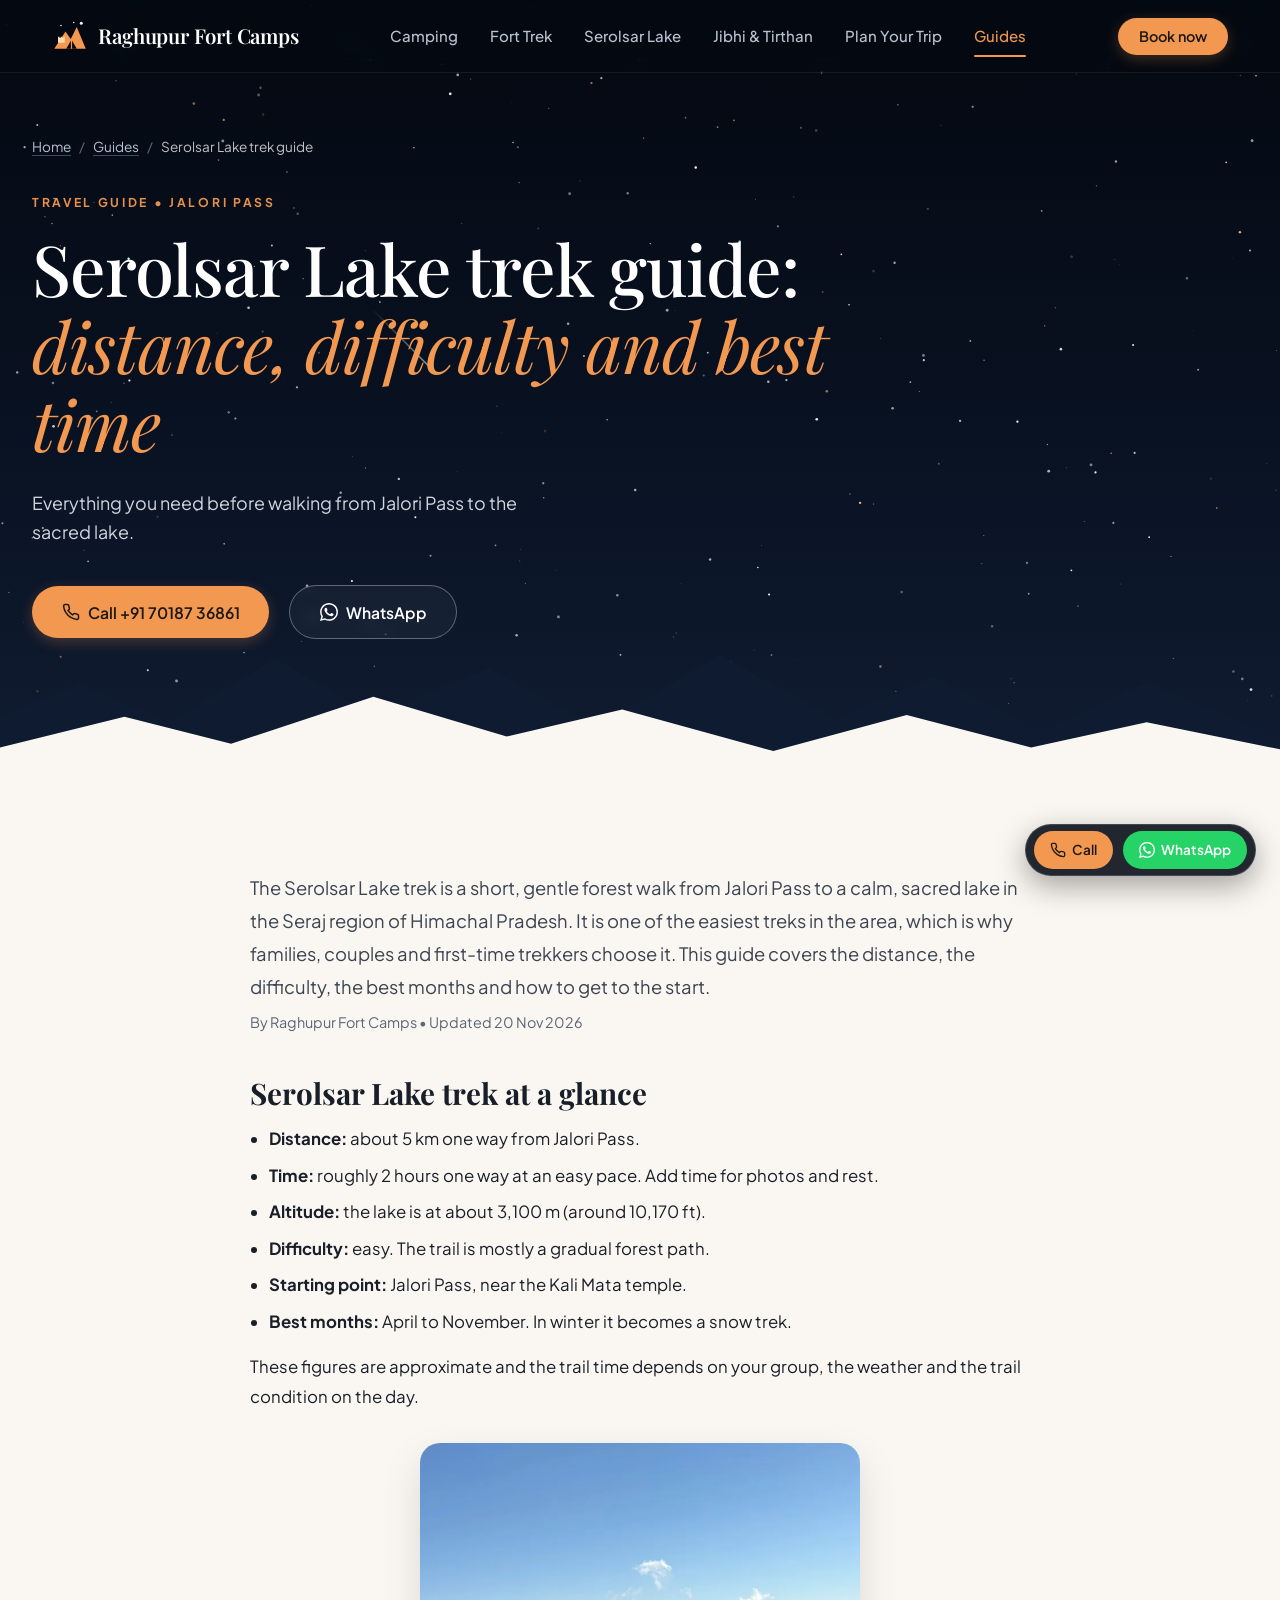
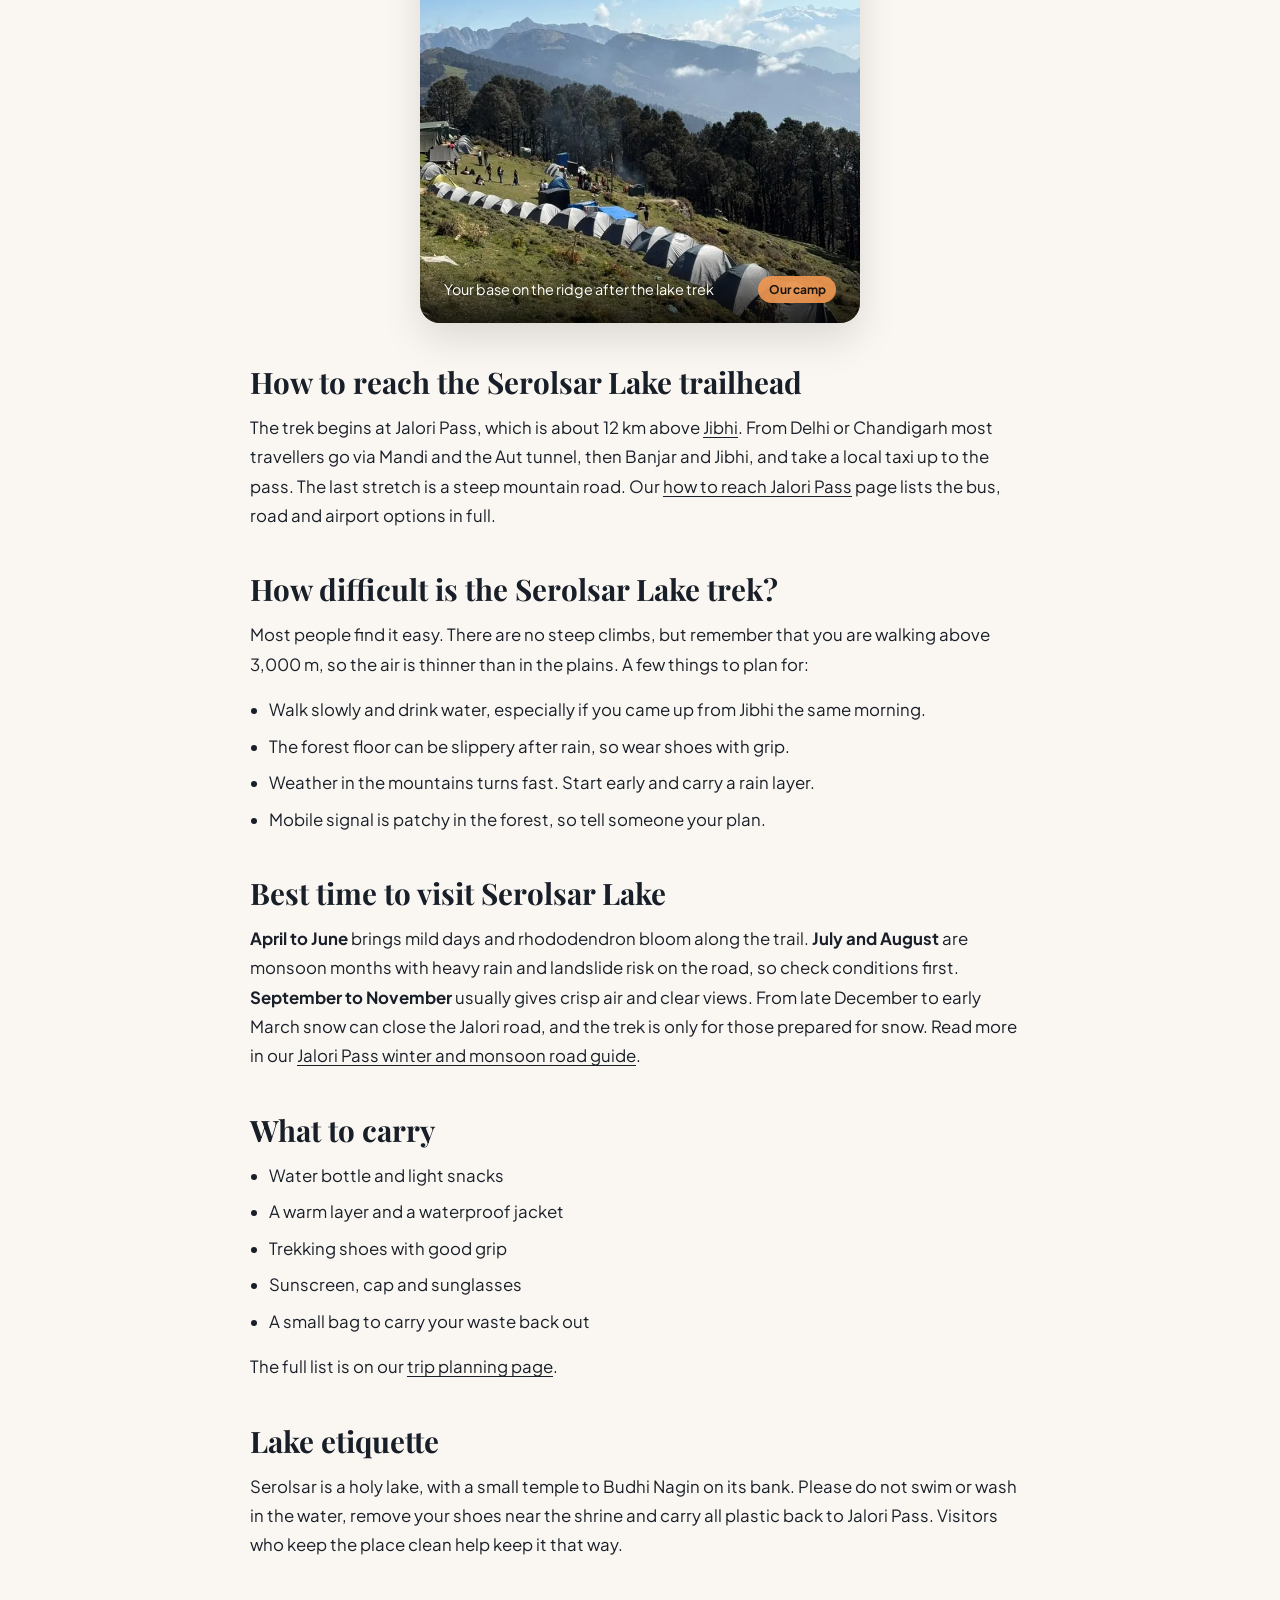
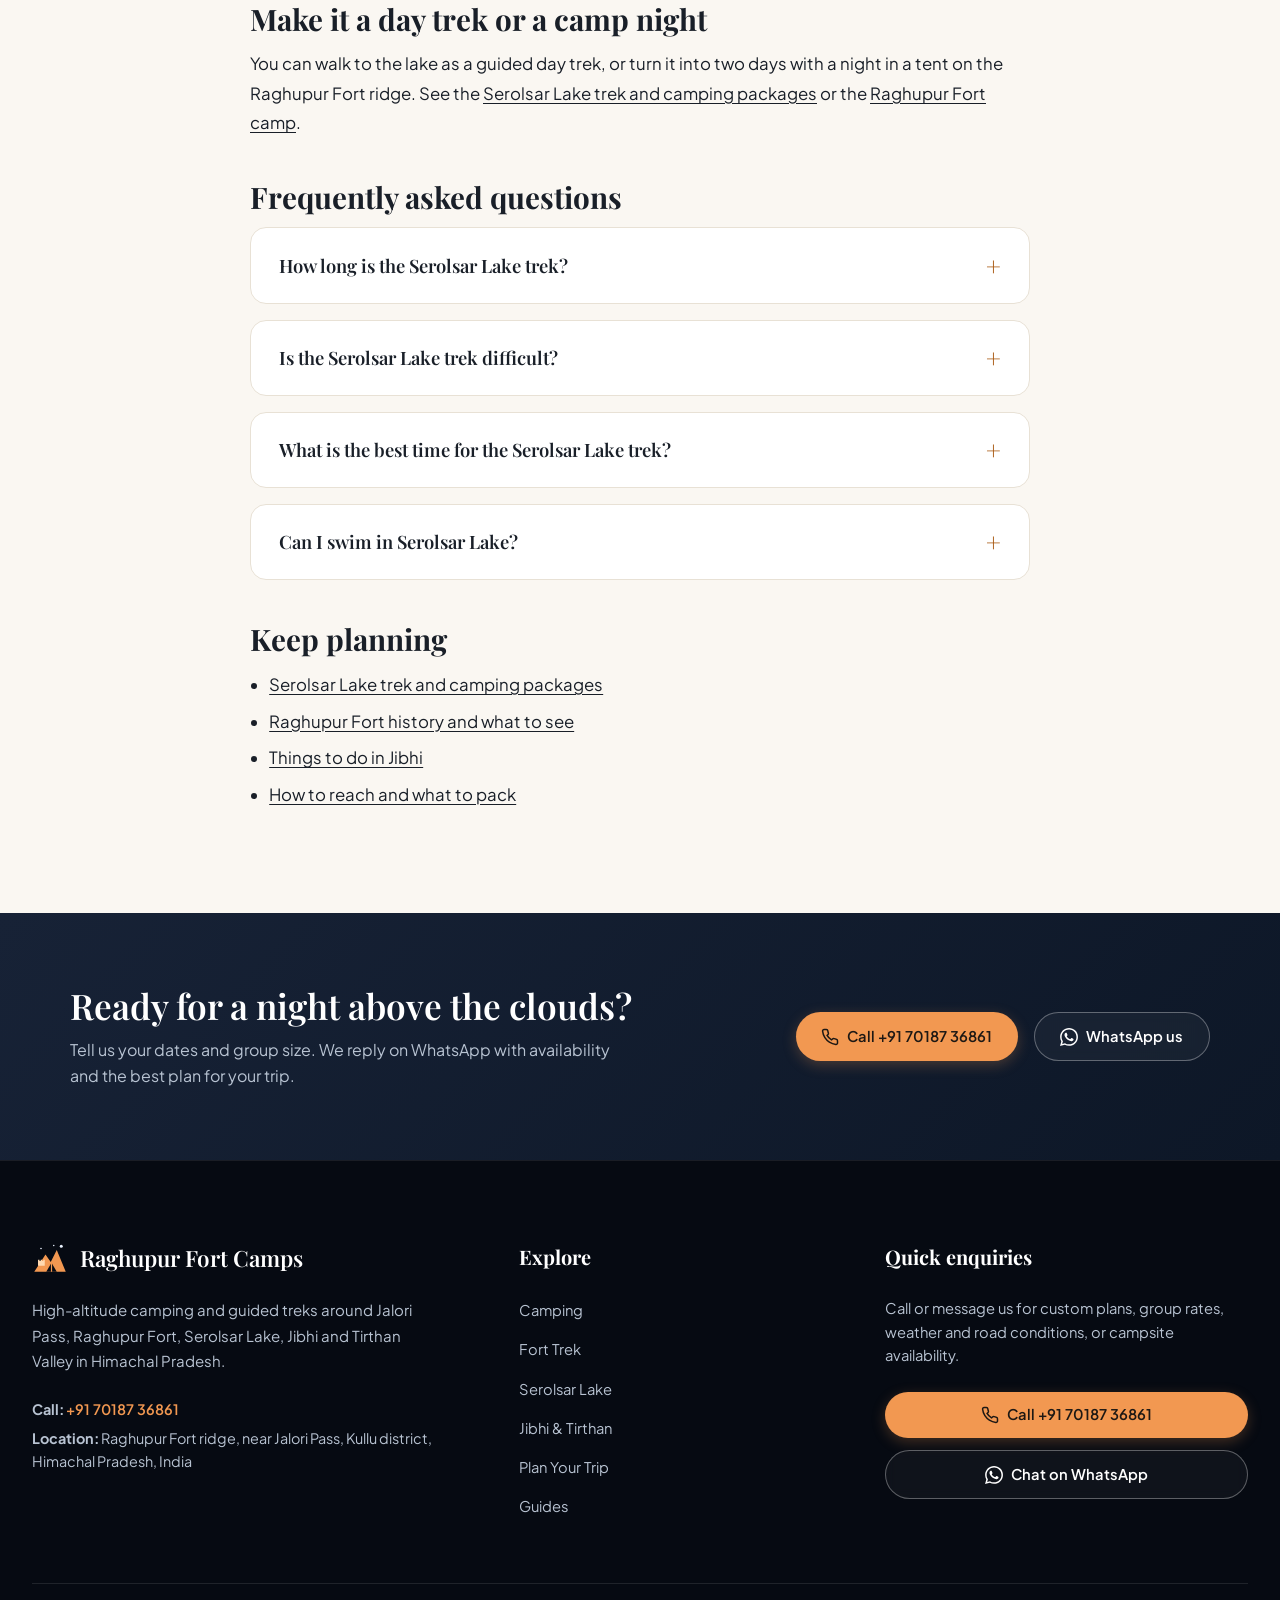
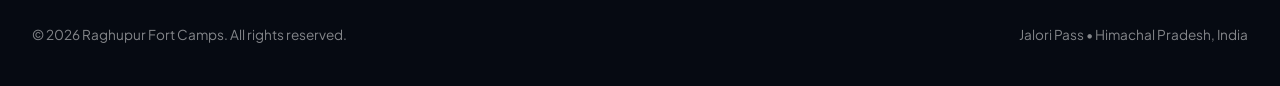
<file: serolsar-lake-trek-guide.html>
<!DOCTYPE html>
<html lang="en">
<head>
<meta charset="UTF-8">
<meta name="viewport" content="width=device-width, initial-scale=1.0">
<title>Serolsar Lake Trek Guide: Distance, Difficulty &amp; Best Time</title>
<meta name="description" content="Serolsar Lake trek guide: 5 km from Jalori Pass, easy difficulty, about 2 hours, best months, how to reach the trailhead, what to carry and lake etiquette.">
<meta name="robots" content="index,follow,max-image-preview:large">
<link rel="canonical" href="https://www.raghupurcamps.com/serolsar-lake-trek-guide.html">
<link rel="alternate" hreflang="en-IN" href="https://www.raghupurcamps.com/serolsar-lake-trek-guide.html">
<link rel="alternate" hreflang="x-default" href="https://www.raghupurcamps.com/serolsar-lake-trek-guide.html">
<meta name="geo.region" content="IN-HP">
<meta name="geo.placename" content="Jalori Pass, Kullu, Himachal Pradesh">
<meta name="theme-color" content="#050a12">
<meta property="og:type" content="website">
<meta property="og:site_name" content="Raghupur Fort Camps">
<meta property="og:locale" content="en_IN">
<meta property="og:title" content="Serolsar Lake Trek Guide: Distance, Difficulty &amp; Best Time">
<meta property="og:description" content="Serolsar Lake trek guide: 5 km from Jalori Pass, easy difficulty, about 2 hours, best months, how to reach the trailhead, what to carry and lake etiquette.">
<meta property="og:url" content="https://www.raghupurcamps.com/serolsar-lake-trek-guide.html">
<meta property="og:image" content="https://www.raghupurcamps.com/og-image.jpg">
<meta property="og:image:width" content="1200">
<meta property="og:image:height" content="630">
<meta property="og:image:alt" content="Raghupur Fort Camps: Milky Way over the camp ridge near Jalori Pass">
<meta name="twitter:card" content="summary_large_image">
<meta name="twitter:title" content="Serolsar Lake Trek Guide: Distance, Difficulty &amp; Best Time">
<meta name="twitter:description" content="Serolsar Lake trek guide: 5 km from Jalori Pass, easy difficulty, about 2 hours, best months, how to reach the trailhead, what to carry and lake etiquette.">
<meta name="twitter:image" content="https://www.raghupurcamps.com/og-image.jpg">
<link rel="icon" href="favicon.svg" type="image/svg+xml">
<link rel="icon" href="logo.png" type="image/png" sizes="512x512">
<link rel="apple-touch-icon" href="apple-touch-icon.png">
<link rel="preconnect" href="https://fonts.googleapis.com">
<link rel="preconnect" href="https://fonts.gstatic.com" crossorigin>
<link href="https://fonts.googleapis.com/css2?family=Playfair+Display:ital,wght@0,500;0,600;0,700;1,400&amp;family=Plus+Jakarta+Sans:wght@400;500;600;700&amp;display=swap" rel="stylesheet">
<link rel="stylesheet" href="styles.css">
<script type="application/ld+json">{"@context": "https://schema.org", "@type": "BreadcrumbList", "itemListElement": [{"@type": "ListItem", "position": 1, "name": "Home", "item": "https://www.raghupurcamps.com/"}, {"@type": "ListItem", "position": 2, "name": "Guides", "item": "https://www.raghupurcamps.com/guides.html"}, {"@type": "ListItem", "position": 3, "name": "Serolsar Lake trek guide", "item": "https://www.raghupurcamps.com/serolsar-lake-trek-guide.html"}]}</script>
<script type="application/ld+json">{"@context": "https://schema.org", "@type": "Article", "headline": "Serolsar Lake trek guide: distance, difficulty and best time", "description": "Serolsar Lake trek guide: 5 km from Jalori Pass, easy difficulty, about 2 hours, best months, how to reach the trailhead, what to carry and lake etiquette.", "datePublished": "2026-11-20", "dateModified": "2026-11-20", "image": "https://www.raghupurcamps.com/images/raghupur-fort-camp-tents-himalayan-view.jpg", "inLanguage": "en-IN", "mainEntityOfPage": "https://www.raghupurcamps.com/serolsar-lake-trek-guide.html", "author": {"@type": "Organization", "name": "Raghupur Fort Camps", "url": "https://www.raghupurcamps.com/"}, "publisher": {"@type": "Organization", "name": "Raghupur Fort Camps", "logo": {"@type": "ImageObject", "url": "https://www.raghupurcamps.com/logo.png"}}}</script>
<script type="application/ld+json">{"@context": "https://schema.org", "@type": "FAQPage", "mainEntity": [{"@type": "Question", "name": "How long is the Serolsar Lake trek?", "acceptedAnswer": {"@type": "Answer", "text": "It is about 5 km one way from Jalori Pass and usually takes around 2 hours each way at an easy pace."}}, {"@type": "Question", "name": "Is the Serolsar Lake trek difficult?", "acceptedAnswer": {"@type": "Answer", "text": "No. It is generally rated easy and is a popular first trek, but the altitude is above 3,000 m, so walk slowly and carry water."}}, {"@type": "Question", "name": "What is the best time for the Serolsar Lake trek?", "acceptedAnswer": {"@type": "Answer", "text": "April to June and September to November are the most comfortable months. Monsoon (July to August) brings rain and landslide risk, and winter brings snow."}}, {"@type": "Question", "name": "Can I swim in Serolsar Lake?", "acceptedAnswer": {"@type": "Answer", "text": "No. The lake is considered sacred, and visitors are asked not to enter or wash in the water."}}]}</script>
</head>
<body data-page="serolsar-lake-trek-guide.html">
<a class="skip-link" href="#main">Skip to content</a>
<header class="site-header" id="header">
  <div class="header-container">
    <a href="index.html" class="brand-logo" aria-label="Raghupur Fort Camps home"><svg class="brand-icon" viewBox="0 0 48 48" aria-hidden="true"><path d="M3 41 18 18l7 10 8-16 12 29z" fill="#f29851"/><path d="M19 41l7-12 7 12z" fill="#050a12"/><path d="M26 29v12" stroke="#f29851" stroke-width="1.6"/><path d="M8 33V25h2v1.5h1.5V25h2v1.5H15V25h2v8z" fill="#ffd9b0"/><circle cx="39" cy="7" r="2" fill="#eaf3ff"/><circle cx="29" cy="6" r="1" fill="#eaf3ff"/><circle cx="12" cy="10" r="1.1" fill="#eaf3ff"/></svg><span class="brand-name">Raghupur Fort Camps</span></a>
    <nav class="nav-menu" aria-label="Main"><a href="raghupur-fort-camping.html" class="nav-link">Camping</a><a href="raghupur-fort-trek.html" class="nav-link">Fort Trek</a><a href="serolsar-lake-trek.html" class="nav-link">Serolsar Lake</a><a href="jibhi-tirthan-valley.html" class="nav-link">Jibhi &amp; Tirthan</a><a href="plan-your-trip.html" class="nav-link">Plan Your Trip</a><a href="guides.html" class="nav-link" aria-current="page">Guides</a></nav>
    <div class="header-actions">
      <button type="button" class="btn btn-amber pill-btn header-book" data-book="custom">Book now</button>
      <button type="button" class="mobile-toggle" id="mobile-toggle" aria-label="Open menu" aria-expanded="false" aria-controls="mobile-drawer"><span></span><span></span><span></span></button>
    </div>
  </div>
</header>
<div class="drawer-overlay" id="drawer-overlay"></div>
<aside class="mobile-drawer" id="mobile-drawer" aria-label="Menu">
  <div class="drawer-header">
    <span class="brand-logo"><svg class="brand-icon" viewBox="0 0 48 48" aria-hidden="true"><path d="M3 41 18 18l7 10 8-16 12 29z" fill="#f29851"/><path d="M19 41l7-12 7 12z" fill="#050a12"/><path d="M26 29v12" stroke="#f29851" stroke-width="1.6"/><path d="M8 33V25h2v1.5h1.5V25h2v1.5H15V25h2v8z" fill="#ffd9b0"/><circle cx="39" cy="7" r="2" fill="#eaf3ff"/><circle cx="29" cy="6" r="1" fill="#eaf3ff"/><circle cx="12" cy="10" r="1.1" fill="#eaf3ff"/></svg><span>Raghupur Fort Camps</span></span>
    <button type="button" class="close-drawer" id="close-drawer" aria-label="Close menu">&times;</button>
  </div>
  <nav class="drawer-links" aria-label="Mobile"><a href="raghupur-fort-camping.html" class="drawer-link">Camping</a><a href="raghupur-fort-trek.html" class="drawer-link">Fort Trek</a><a href="serolsar-lake-trek.html" class="drawer-link">Serolsar Lake</a><a href="jibhi-tirthan-valley.html" class="drawer-link">Jibhi &amp; Tirthan</a><a href="plan-your-trip.html" class="drawer-link">Plan Your Trip</a><a href="guides.html" class="drawer-link" aria-current="page">Guides</a></nav>
  <div class="drawer-footer">
    <a href="tel:+917018736861" class="btn btn-amber pill-btn full-width"><svg class="btn-icon" viewBox="0 0 24 24" fill="none" stroke="currentColor" stroke-width="2" aria-hidden="true"><path d="M22 16.92v3a2 2 0 0 1-2.18 2 19.79 19.79 0 0 1-8.63-3.07 19.5 19.5 0 0 1-6-6 19.79 19.79 0 0 1-3.07-8.67A2 2 0 0 1 4.11 2h3a2 2 0 0 1 2 1.72 12.84 12.84 0 0 0 .7 2.81 2 2 0 0 1-.45 2.11L8.09 9.91a16 16 0 0 0 6 6l1.27-1.27a2 2 0 0 1 2.11-.45 12.84 12.84 0 0 0 2.81.7A2 2 0 0 1 22 16.92z"/></svg>Call +91 70187 36861</a>
    <a href="https://wa.me/917018736861?text=Hi%2C%20I%20would%20like%20to%20enquire%20about%20Raghupur%20Fort%20Camps%20and%20treks." target="_blank" rel="noopener noreferrer" class="btn btn-outline-white pill-btn full-width"><svg class="btn-icon" viewBox="0 0 24 24" fill="currentColor" aria-hidden="true"><path d="M.057 24l1.687-6.163c-1.041-1.804-1.588-3.849-1.587-5.946.003-6.556 5.338-11.891 11.893-11.891 3.181.001 6.167 1.24 8.413 3.488 2.245 2.248 3.481 5.236 3.48 8.414-.003 6.557-5.338 11.892-11.893 11.892-1.99-.001-3.951-.5-5.688-1.448l-6.305 1.654zm6.597-3.807c1.676.995 3.276 1.591 5.392 1.592 5.448 0 9.886-4.434 9.889-9.885.002-5.462-4.415-9.89-9.881-9.892-5.452 0-9.887 4.434-9.889 9.884-.001 2.225.651 3.891 1.746 5.634l-.999 3.648 3.742-.981zm11.387-5.464c-.074-.124-.272-.198-.57-.347-.297-.149-1.758-.868-2.031-.967-.272-.099-.47-.149-.669.149-.198.297-.768.967-.941 1.165-.173.198-.347.223-.644.074-.297-.149-1.255-.462-2.39-1.475-.883-.788-1.48-1.761-1.653-2.059-.173-.297-.018-.458.13-.606.134-.133.297-.347.446-.521.151-.172.2-.296.3-.495.099-.198.05-.372-.025-.521-.075-.148-.669-1.611-.916-2.206-.242-.579-.487-.501-.669-.51l-.57-.01c-.198 0-.52.074-.792.372s-1.04 1.016-1.04 2.479 1.065 2.876 1.213 3.074c.149.198 2.095 3.2 5.076 4.487.709.306 1.263.489 1.694.626.712.226 1.36.194 1.872.118.571-.085 1.758-.719 2.006-1.413.248-.695.248-1.29.173-1.414z"/></svg>Chat on WhatsApp</a>
  </div>
</aside>
<main id="main">
<section class="hero-section">
  <canvas id="starfield" class="star-canvas" aria-hidden="true"></canvas>
  <svg class="hero-ridge" viewBox="0 0 1440 170" preserveAspectRatio="none" aria-hidden="true">
    <path class="ridge-back" d="M0 170V96l90-36 100 42 120-70 110 62 130-52 120 66 140-80 130 70 110-46 120 60 120-54 150 62v100z"/>
    <path class="ridge-front" d="M0 170v-40l140-34 120 30 160-52 150 44 130-30 170 46 150-40 140 36 130-28 150 30v38z"/>
  </svg>
  <div class="hero-container">
    <nav class="hero-breadcrumbs" aria-label="Breadcrumb"><a href="index.html">Home</a><span class="breadcrumb-separator" aria-hidden="true">/</span><a href="guides.html">Guides</a><span class="breadcrumb-separator" aria-hidden="true">/</span><span class="breadcrumb-current" aria-current="page">Serolsar Lake trek guide</span></nav>
    <p class="hero-kicker">Travel guide &bull; Jalori Pass</p>
    <h1 class="hero-title">Serolsar Lake trek guide: <span class="italic-accent">distance, difficulty and best time</span></h1>
    <p class="hero-subtitle">Everything you need before walking from Jalori Pass to the sacred lake.</p>
    <div class="hero-actions"><a href="tel:+917018736861" class="btn btn-amber pill-btn btn-hero"><svg class="btn-icon" viewBox="0 0 24 24" fill="none" stroke="currentColor" stroke-width="2" aria-hidden="true"><path d="M22 16.92v3a2 2 0 0 1-2.18 2 19.79 19.79 0 0 1-8.63-3.07 19.5 19.5 0 0 1-6-6 19.79 19.79 0 0 1-3.07-8.67A2 2 0 0 1 4.11 2h3a2 2 0 0 1 2 1.72 12.84 12.84 0 0 0 .7 2.81 2 2 0 0 1-.45 2.11L8.09 9.91a16 16 0 0 0 6 6l1.27-1.27a2 2 0 0 1 2.11-.45 12.84 12.84 0 0 0 2.81.7A2 2 0 0 1 22 16.92z"/></svg>Call +91 70187 36861</a><a href="https://wa.me/917018736861?text=Hi%2C%20I%20read%20your%20guide%20and%20would%20like%20to%20plan%20a%20trip." target="_blank" rel="noopener noreferrer" class="btn btn-outline-white pill-btn btn-hero"><svg class="btn-icon" viewBox="0 0 24 24" fill="currentColor" aria-hidden="true"><path d="M.057 24l1.687-6.163c-1.041-1.804-1.588-3.849-1.587-5.946.003-6.556 5.338-11.891 11.893-11.891 3.181.001 6.167 1.24 8.413 3.488 2.245 2.248 3.481 5.236 3.48 8.414-.003 6.557-5.338 11.892-11.893 11.892-1.99-.001-3.951-.5-5.688-1.448l-6.305 1.654zm6.597-3.807c1.676.995 3.276 1.591 5.392 1.592 5.448 0 9.886-4.434 9.889-9.885.002-5.462-4.415-9.89-9.881-9.892-5.452 0-9.887 4.434-9.889 9.884-.001 2.225.651 3.891 1.746 5.634l-.999 3.648 3.742-.981zm11.387-5.464c-.074-.124-.272-.198-.57-.347-.297-.149-1.758-.868-2.031-.967-.272-.099-.47-.149-.669.149-.198.297-.768.967-.941 1.165-.173.198-.347.223-.644.074-.297-.149-1.255-.462-2.39-1.475-.883-.788-1.48-1.761-1.653-2.059-.173-.297-.018-.458.13-.606.134-.133.297-.347.446-.521.151-.172.2-.296.3-.495.099-.198.05-.372-.025-.521-.075-.148-.669-1.611-.916-2.206-.242-.579-.487-.501-.669-.51l-.57-.01c-.198 0-.52.074-.792.372s-1.04 1.016-1.04 2.479 1.065 2.876 1.213 3.074c.149.198 2.095 3.2 5.076 4.487.709.306 1.263.489 1.694.626.712.226 1.36.194 1.872.118.571-.085 1.758-.719 2.006-1.413.248-.695.248-1.29.173-1.414z"/></svg>WhatsApp</a></div>
  </div>
</section>
<section class="editorial-section">
  <div class="content-container prose">
    <p class="editorial-lead">The Serolsar Lake trek is a short, gentle forest walk from Jalori Pass to a calm, sacred lake in the Seraj region of Himachal Pradesh. It is one of the easiest treks in the area, which is why families, couples and first-time trekkers choose it. This guide covers the distance, the difficulty, the best months and how to get to the start.</p>
    <p class="prose-meta">By Raghupur Fort Camps &bull; Updated 20 Nov 2026</p>
    <section class="prose-section"><h2>Serolsar Lake trek at a glance</h2><ul><li><strong>Distance:</strong> about 5 km one way from Jalori Pass.</li><li><strong>Time:</strong> roughly 2 hours one way at an easy pace. Add time for photos and rest.</li><li><strong>Altitude:</strong> the lake is at about 3,100 m (around 10,170 ft).</li><li><strong>Difficulty:</strong> easy. The trail is mostly a gradual forest path.</li><li><strong>Starting point:</strong> Jalori Pass, near the Kali Mata temple.</li><li><strong>Best months:</strong> April to November. In winter it becomes a snow trek.</li></ul><p>These figures are approximate and the trail time depends on your group, the weather and the trail condition on the day.</p></section><figure class="media-frame"><picture><source type="image/webp" srcset="images/raghupur-fort-camp-tents-himalayan-view-480.webp 480w, images/raghupur-fort-camp-tents-himalayan-view.webp 768w" sizes="(max-width: 768px) 100vw, 520px"><img src="images/raghupur-fort-camp-tents-himalayan-view.jpg" srcset="images/raghupur-fort-camp-tents-himalayan-view-480.jpg 480w, images/raghupur-fort-camp-tents-himalayan-view.jpg 768w" sizes="(max-width: 768px) 100vw, 520px" alt="Row of dome tents on the green ridge at Raghupur Fort camp with Himalayan peaks and clouds behind" width="768" height="1024" class="media-img" loading="lazy" decoding="async" onerror="this.closest('.media-frame').classList.add('img-failed')"></picture><figcaption class="media-caption"><span>Your base on the ridge after the lake trek</span><span class="badge">Our camp</span></figcaption></figure><section class="prose-section"><h2>How to reach the Serolsar Lake trailhead</h2><p>The trek begins at Jalori Pass, which is about 12 km above <a href="jibhi-tirthan-valley.html">Jibhi</a>. From Delhi or Chandigarh most travellers go via Mandi and the Aut tunnel, then Banjar and Jibhi, and take a local taxi up to the pass. The last stretch is a steep mountain road. Our <a href="plan-your-trip.html">how to reach Jalori Pass</a> page lists the bus, road and airport options in full.</p></section><section class="prose-section"><h2>How difficult is the Serolsar Lake trek?</h2><p>Most people find it easy. There are no steep climbs, but remember that you are walking above 3,000 m, so the air is thinner than in the plains. A few things to plan for:</p><ul><li>Walk slowly and drink water, especially if you came up from Jibhi the same morning.</li><li>The forest floor can be slippery after rain, so wear shoes with grip.</li><li>Weather in the mountains turns fast. Start early and carry a rain layer.</li><li>Mobile signal is patchy in the forest, so tell someone your plan.</li></ul></section><section class="prose-section"><h2>Best time to visit Serolsar Lake</h2><p><strong>April to June</strong> brings mild days and rhododendron bloom along the trail. <strong>July and August</strong> are monsoon months with heavy rain and landslide risk on the road, so check conditions first. <strong>September to November</strong> usually gives crisp air and clear views. From late December to early March snow can close the Jalori road, and the trek is only for those prepared for snow. Read more in our <a href="jalori-pass-road-status-winter-closure.html">Jalori Pass winter and monsoon road guide</a>.</p></section><section class="prose-section"><h2>What to carry</h2><ul><li>Water bottle and light snacks</li><li>A warm layer and a waterproof jacket</li><li>Trekking shoes with good grip</li><li>Sunscreen, cap and sunglasses</li><li>A small bag to carry your waste back out</li></ul><p>The full list is on our <a href="plan-your-trip.html">trip planning page</a>.</section><section class="prose-section"><h2>Lake etiquette</h2><p>Serolsar is a holy lake, with a small temple to Budhi Nagin on its bank. Please do not swim or wash in the water, remove your shoes near the shrine and carry all plastic back to Jalori Pass. Visitors who keep the place clean help keep it that way.</p></section><section class="prose-section"><h2>Make it a day trek or a camp night</h2><p>You can walk to the lake as a guided day trek, or turn it into two days with a night in a tent on the Raghupur Fort ridge. See the <a href="serolsar-lake-trek.html">Serolsar Lake trek and camping packages</a> or the <a href="raghupur-fort-camping.html">Raghupur Fort camp</a>.</p></section>
    <section class="prose-section"><h2>Frequently asked questions</h2><div class="faq-list"><details class="faq-item"><summary>How long is the Serolsar Lake trek?</summary><div class="faq-answer"><p>It is about 5 km one way from Jalori Pass and usually takes around 2 hours each way at an easy pace.</p></div></details><details class="faq-item"><summary>Is the Serolsar Lake trek difficult?</summary><div class="faq-answer"><p>No. It is generally rated easy and is a popular first trek, but the altitude is above 3,000 m, so walk slowly and carry water.</p></div></details><details class="faq-item"><summary>What is the best time for the Serolsar Lake trek?</summary><div class="faq-answer"><p>April to June and September to November are the most comfortable months. Monsoon (July to August) brings rain and landslide risk, and winter brings snow.</p></div></details><details class="faq-item"><summary>Can I swim in Serolsar Lake?</summary><div class="faq-answer"><p>No. The lake is considered sacred, and visitors are asked not to enter or wash in the water.</p></div></details></div></section>
    <section class="prose-section"><h2>Keep planning</h2><ul class="prose-links"><li><a href="serolsar-lake-trek.html">Serolsar Lake trek and camping packages</a></li><li><a href="raghupur-fort-trek-guide.html">Raghupur Fort history and what to see</a></li><li><a href="things-to-do-in-jibhi.html">Things to do in Jibhi</a></li><li><a href="plan-your-trip.html">How to reach and what to pack</a></li></ul></section>
  </div>
</section>
<section class="cta-band"><div class="content-container cta-inner"><div><h2>Ready for a night above the clouds?</h2><p>Tell us your dates and group size. We reply on WhatsApp with availability and the best plan for your trip.</p></div><div class="cta-actions"><a href="tel:+917018736861" class="btn btn-amber pill-btn"><svg class="btn-icon" viewBox="0 0 24 24" fill="none" stroke="currentColor" stroke-width="2" aria-hidden="true"><path d="M22 16.92v3a2 2 0 0 1-2.18 2 19.79 19.79 0 0 1-8.63-3.07 19.5 19.5 0 0 1-6-6 19.79 19.79 0 0 1-3.07-8.67A2 2 0 0 1 4.11 2h3a2 2 0 0 1 2 1.72 12.84 12.84 0 0 0 .7 2.81 2 2 0 0 1-.45 2.11L8.09 9.91a16 16 0 0 0 6 6l1.27-1.27a2 2 0 0 1 2.11-.45 12.84 12.84 0 0 0 2.81.7A2 2 0 0 1 22 16.92z"/></svg>Call +91 70187 36861</a><a href="https://wa.me/917018736861?text=Hi%2C%20I%20would%20like%20to%20plan%20a%20trip%20to%20Raghupur%20Fort%20Camps." target="_blank" rel="noopener noreferrer" class="btn btn-outline-white pill-btn"><svg class="btn-icon" viewBox="0 0 24 24" fill="currentColor" aria-hidden="true"><path d="M.057 24l1.687-6.163c-1.041-1.804-1.588-3.849-1.587-5.946.003-6.556 5.338-11.891 11.893-11.891 3.181.001 6.167 1.24 8.413 3.488 2.245 2.248 3.481 5.236 3.48 8.414-.003 6.557-5.338 11.892-11.893 11.892-1.99-.001-3.951-.5-5.688-1.448l-6.305 1.654zm6.597-3.807c1.676.995 3.276 1.591 5.392 1.592 5.448 0 9.886-4.434 9.889-9.885.002-5.462-4.415-9.89-9.881-9.892-5.452 0-9.887 4.434-9.889 9.884-.001 2.225.651 3.891 1.746 5.634l-.999 3.648 3.742-.981zm11.387-5.464c-.074-.124-.272-.198-.57-.347-.297-.149-1.758-.868-2.031-.967-.272-.099-.47-.149-.669.149-.198.297-.768.967-.941 1.165-.173.198-.347.223-.644.074-.297-.149-1.255-.462-2.39-1.475-.883-.788-1.48-1.761-1.653-2.059-.173-.297-.018-.458.13-.606.134-.133.297-.347.446-.521.151-.172.2-.296.3-.495.099-.198.05-.372-.025-.521-.075-.148-.669-1.611-.916-2.206-.242-.579-.487-.501-.669-.51l-.57-.01c-.198 0-.52.074-.792.372s-1.04 1.016-1.04 2.479 1.065 2.876 1.213 3.074c.149.198 2.095 3.2 5.076 4.487.709.306 1.263.489 1.694.626.712.226 1.36.194 1.872.118.571-.085 1.758-.719 2.006-1.413.248-.695.248-1.29.173-1.414z"/></svg>WhatsApp us</a></div></div></section>
</main>
<footer class="site-footer">
  <div class="footer-container">
    <div class="footer-grid">
      <div class="footer-col">
        <div class="footer-brand"><svg class="brand-icon" viewBox="0 0 48 48" aria-hidden="true"><path d="M3 41 18 18l7 10 8-16 12 29z" fill="#f29851"/><path d="M19 41l7-12 7 12z" fill="#050a12"/><path d="M26 29v12" stroke="#f29851" stroke-width="1.6"/><path d="M8 33V25h2v1.5h1.5V25h2v1.5H15V25h2v8z" fill="#ffd9b0"/><circle cx="39" cy="7" r="2" fill="#eaf3ff"/><circle cx="29" cy="6" r="1" fill="#eaf3ff"/><circle cx="12" cy="10" r="1.1" fill="#eaf3ff"/></svg><span>Raghupur Fort Camps</span></div>
        <p class="footer-desc">High-altitude camping and guided treks around Jalori Pass, Raghupur Fort, Serolsar Lake, Jibhi and Tirthan Valley in Himachal Pradesh.</p>
        <div class="footer-contacts">
          <p><strong>Call:</strong> <a href="tel:+917018736861">+91 70187 36861</a></p>
          <p><strong>Location:</strong> Raghupur Fort ridge, near Jalori Pass, Kullu district, Himachal Pradesh, India</p>
        </div>
      </div>
      <div class="footer-col">
        <h2 class="footer-heading">Explore</h2>
        <ul class="footer-links"><li><a href="raghupur-fort-camping.html">Camping</a></li><li><a href="raghupur-fort-trek.html">Fort Trek</a></li><li><a href="serolsar-lake-trek.html">Serolsar Lake</a></li><li><a href="jibhi-tirthan-valley.html">Jibhi &amp; Tirthan</a></li><li><a href="plan-your-trip.html">Plan Your Trip</a></li><li><a href="guides.html">Guides</a></li></ul>
      </div>
      <div class="footer-col">
        <h2 class="footer-heading">Quick enquiries</h2>
        <p class="footer-small">Call or message us for custom plans, group rates, weather and road conditions, or campsite availability.</p>
        <div class="footer-cta-stack">
          <a href="tel:+917018736861" class="btn btn-amber pill-btn full-width"><svg class="btn-icon" viewBox="0 0 24 24" fill="none" stroke="currentColor" stroke-width="2" aria-hidden="true"><path d="M22 16.92v3a2 2 0 0 1-2.18 2 19.79 19.79 0 0 1-8.63-3.07 19.5 19.5 0 0 1-6-6 19.79 19.79 0 0 1-3.07-8.67A2 2 0 0 1 4.11 2h3a2 2 0 0 1 2 1.72 12.84 12.84 0 0 0 .7 2.81 2 2 0 0 1-.45 2.11L8.09 9.91a16 16 0 0 0 6 6l1.27-1.27a2 2 0 0 1 2.11-.45 12.84 12.84 0 0 0 2.81.7A2 2 0 0 1 22 16.92z"/></svg>Call +91 70187 36861</a>
          <a href="https://wa.me/917018736861?text=Hi%2C%20I%20would%20like%20to%20enquire%20about%20camping%20and%20trekking." target="_blank" rel="noopener noreferrer" class="btn btn-outline-white pill-btn full-width"><svg class="btn-icon" viewBox="0 0 24 24" fill="currentColor" aria-hidden="true"><path d="M.057 24l1.687-6.163c-1.041-1.804-1.588-3.849-1.587-5.946.003-6.556 5.338-11.891 11.893-11.891 3.181.001 6.167 1.24 8.413 3.488 2.245 2.248 3.481 5.236 3.48 8.414-.003 6.557-5.338 11.892-11.893 11.892-1.99-.001-3.951-.5-5.688-1.448l-6.305 1.654zm6.597-3.807c1.676.995 3.276 1.591 5.392 1.592 5.448 0 9.886-4.434 9.889-9.885.002-5.462-4.415-9.89-9.881-9.892-5.452 0-9.887 4.434-9.889 9.884-.001 2.225.651 3.891 1.746 5.634l-.999 3.648 3.742-.981zm11.387-5.464c-.074-.124-.272-.198-.57-.347-.297-.149-1.758-.868-2.031-.967-.272-.099-.47-.149-.669.149-.198.297-.768.967-.941 1.165-.173.198-.347.223-.644.074-.297-.149-1.255-.462-2.39-1.475-.883-.788-1.48-1.761-1.653-2.059-.173-.297-.018-.458.13-.606.134-.133.297-.347.446-.521.151-.172.2-.296.3-.495.099-.198.05-.372-.025-.521-.075-.148-.669-1.611-.916-2.206-.242-.579-.487-.501-.669-.51l-.57-.01c-.198 0-.52.074-.792.372s-1.04 1.016-1.04 2.479 1.065 2.876 1.213 3.074c.149.198 2.095 3.2 5.076 4.487.709.306 1.263.489 1.694.626.712.226 1.36.194 1.872.118.571-.085 1.758-.719 2.006-1.413.248-.695.248-1.29.173-1.414z"/></svg>Chat on WhatsApp</a>
        </div>
      </div>
    </div>
    <div class="footer-bottom">
      <p>&copy; 2026 Raghupur Fort Camps. All rights reserved.</p>
      <p>Jalori Pass &bull; Himachal Pradesh, India</p>
    </div>
  </div>
</footer>
<div class="floating-quick-bar">
  <a href="tel:+917018736861" class="quick-btn quick-call"><svg class="btn-icon" viewBox="0 0 24 24" fill="none" stroke="currentColor" stroke-width="2" aria-hidden="true"><path d="M22 16.92v3a2 2 0 0 1-2.18 2 19.79 19.79 0 0 1-8.63-3.07 19.5 19.5 0 0 1-6-6 19.79 19.79 0 0 1-3.07-8.67A2 2 0 0 1 4.11 2h3a2 2 0 0 1 2 1.72 12.84 12.84 0 0 0 .7 2.81 2 2 0 0 1-.45 2.11L8.09 9.91a16 16 0 0 0 6 6l1.27-1.27a2 2 0 0 1 2.11-.45 12.84 12.84 0 0 0 2.81.7A2 2 0 0 1 22 16.92z"/></svg><span>Call</span></a>
  <a href="https://wa.me/917018736861?text=Hi%2C%20I%20am%20interested%20in%20Raghupur%20Fort%20Camps%20and%20treks." target="_blank" rel="noopener noreferrer" class="quick-btn quick-whatsapp"><svg class="btn-icon" viewBox="0 0 24 24" fill="currentColor" aria-hidden="true"><path d="M.057 24l1.687-6.163c-1.041-1.804-1.588-3.849-1.587-5.946.003-6.556 5.338-11.891 11.893-11.891 3.181.001 6.167 1.24 8.413 3.488 2.245 2.248 3.481 5.236 3.48 8.414-.003 6.557-5.338 11.892-11.893 11.892-1.99-.001-3.951-.5-5.688-1.448l-6.305 1.654zm6.597-3.807c1.676.995 3.276 1.591 5.392 1.592 5.448 0 9.886-4.434 9.889-9.885.002-5.462-4.415-9.89-9.881-9.892-5.452 0-9.887 4.434-9.889 9.884-.001 2.225.651 3.891 1.746 5.634l-.999 3.648 3.742-.981zm11.387-5.464c-.074-.124-.272-.198-.57-.347-.297-.149-1.758-.868-2.031-.967-.272-.099-.47-.149-.669.149-.198.297-.768.967-.941 1.165-.173.198-.347.223-.644.074-.297-.149-1.255-.462-2.39-1.475-.883-.788-1.48-1.761-1.653-2.059-.173-.297-.018-.458.13-.606.134-.133.297-.347.446-.521.151-.172.2-.296.3-.495.099-.198.05-.372-.025-.521-.075-.148-.669-1.611-.916-2.206-.242-.579-.487-.501-.669-.51l-.57-.01c-.198 0-.52.074-.792.372s-1.04 1.016-1.04 2.479 1.065 2.876 1.213 3.074c.149.198 2.095 3.2 5.076 4.487.709.306 1.263.489 1.694.626.712.226 1.36.194 1.872.118.571-.085 1.758-.719 2.006-1.413.248-.695.248-1.29.173-1.414z"/></svg><span>WhatsApp</span></a>
</div>
<dialog id="booking-dialog" class="booking-dialog" aria-labelledby="booking-title">
  <button type="button" class="modal-close" data-close-dialog aria-label="Close booking form">&times;</button>
  <div class="modal-header">
    <span class="modal-kicker">Booking enquiry</span>
    <h2 class="modal-title" id="booking-title">Book your Himalayan experience</h2>
    <p class="modal-desc">Send your details and we will confirm availability on WhatsApp.</p>
  </div>
  <form id="booking-form">
    <div class="form-group">
      <label for="form-package">Experience</label>
      <select id="form-package" name="package" class="form-control" required><option value="serolsar-day">Serolsar Lake guided day trek</option><option value="serolsar-combo">Serolsar + Raghupur Fort camp (2D / 1N)</option><option value="camp-standard">Camping: standard alpine dome tent</option><option value="camp-luxury">Camping: luxury meadow tent</option><option value="camp-astro">Camping: astrophile private setup</option><option value="fort-trek">Raghupur Fort trek with guide</option><option value="circuit">Full Seraj Valley circuit (3D / 2N)</option><option value="jibhi">Jibhi &amp; Tirthan Valley trip</option><option value="custom">Custom group / general enquiry</option></select>
    </div>
    <div class="form-row">
      <div class="form-group">
        <label for="form-name">Your name</label>
        <input type="text" id="form-name" name="name" class="form-control" placeholder="e.g. Rahul Sharma" autocomplete="name" required>
      </div>
      <div class="form-group">
        <label for="form-phone">Phone / WhatsApp</label>
        <input type="tel" id="form-phone" name="phone" class="form-control" placeholder="+91 XXXXX XXXXX" autocomplete="tel" inputmode="tel" pattern="[0-9+\s\-]{8,16}" title="Enter a valid phone number" required>
      </div>
    </div>
    <div class="form-row">
      <div class="form-group">
        <label for="form-date">Travel date</label>
        <input type="date" id="form-date" name="date" class="form-control" required>
      </div>
      <div class="form-group">
        <label for="form-guests">Guests</label>
        <select id="form-guests" name="guests" class="form-control">
          <option value="1">1 person</option>
          <option value="2" selected>2 people</option>
          <option value="3-5">3 to 5 people</option>
          <option value="6-10">6 to 10 people</option>
          <option value="10+">More than 10</option>
        </select>
      </div>
    </div>
    <div class="form-group">
      <label for="form-notes">Questions or requests <span class="optional">(optional)</span></label>
      <textarea id="form-notes" name="notes" class="form-control" rows="2" placeholder="Pickup from Aut or Bhuntar, food preferences, etc."></textarea>
    </div>
    <div class="modal-actions">
      <button type="submit" class="btn btn-amber pill-btn full-width">Send enquiry on WhatsApp</button>
      <a href="tel:+917018736861" class="btn btn-outline-dark pill-btn full-width">Or call +91 70187 36861</a>
    </div>
  </form>
</dialog>
<script src="app.js" defer></script>
</body>
</html>
</file>
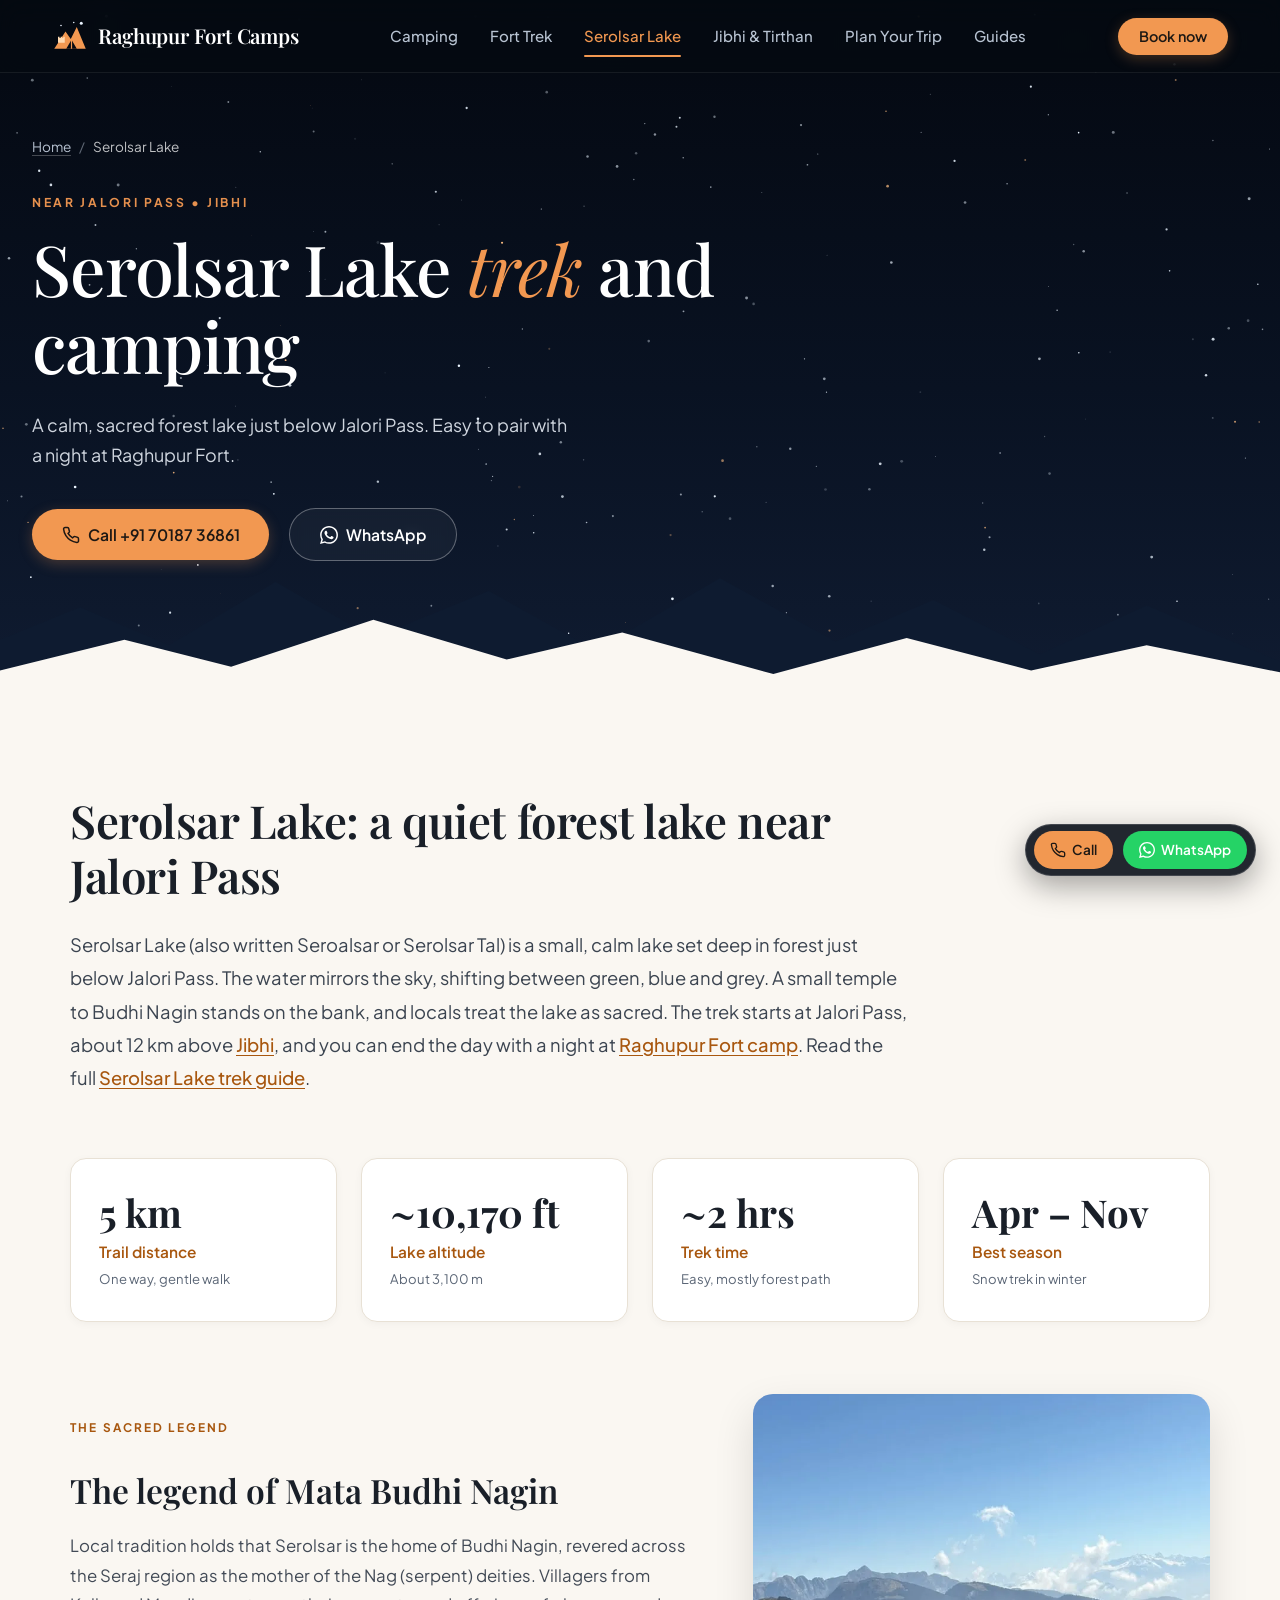
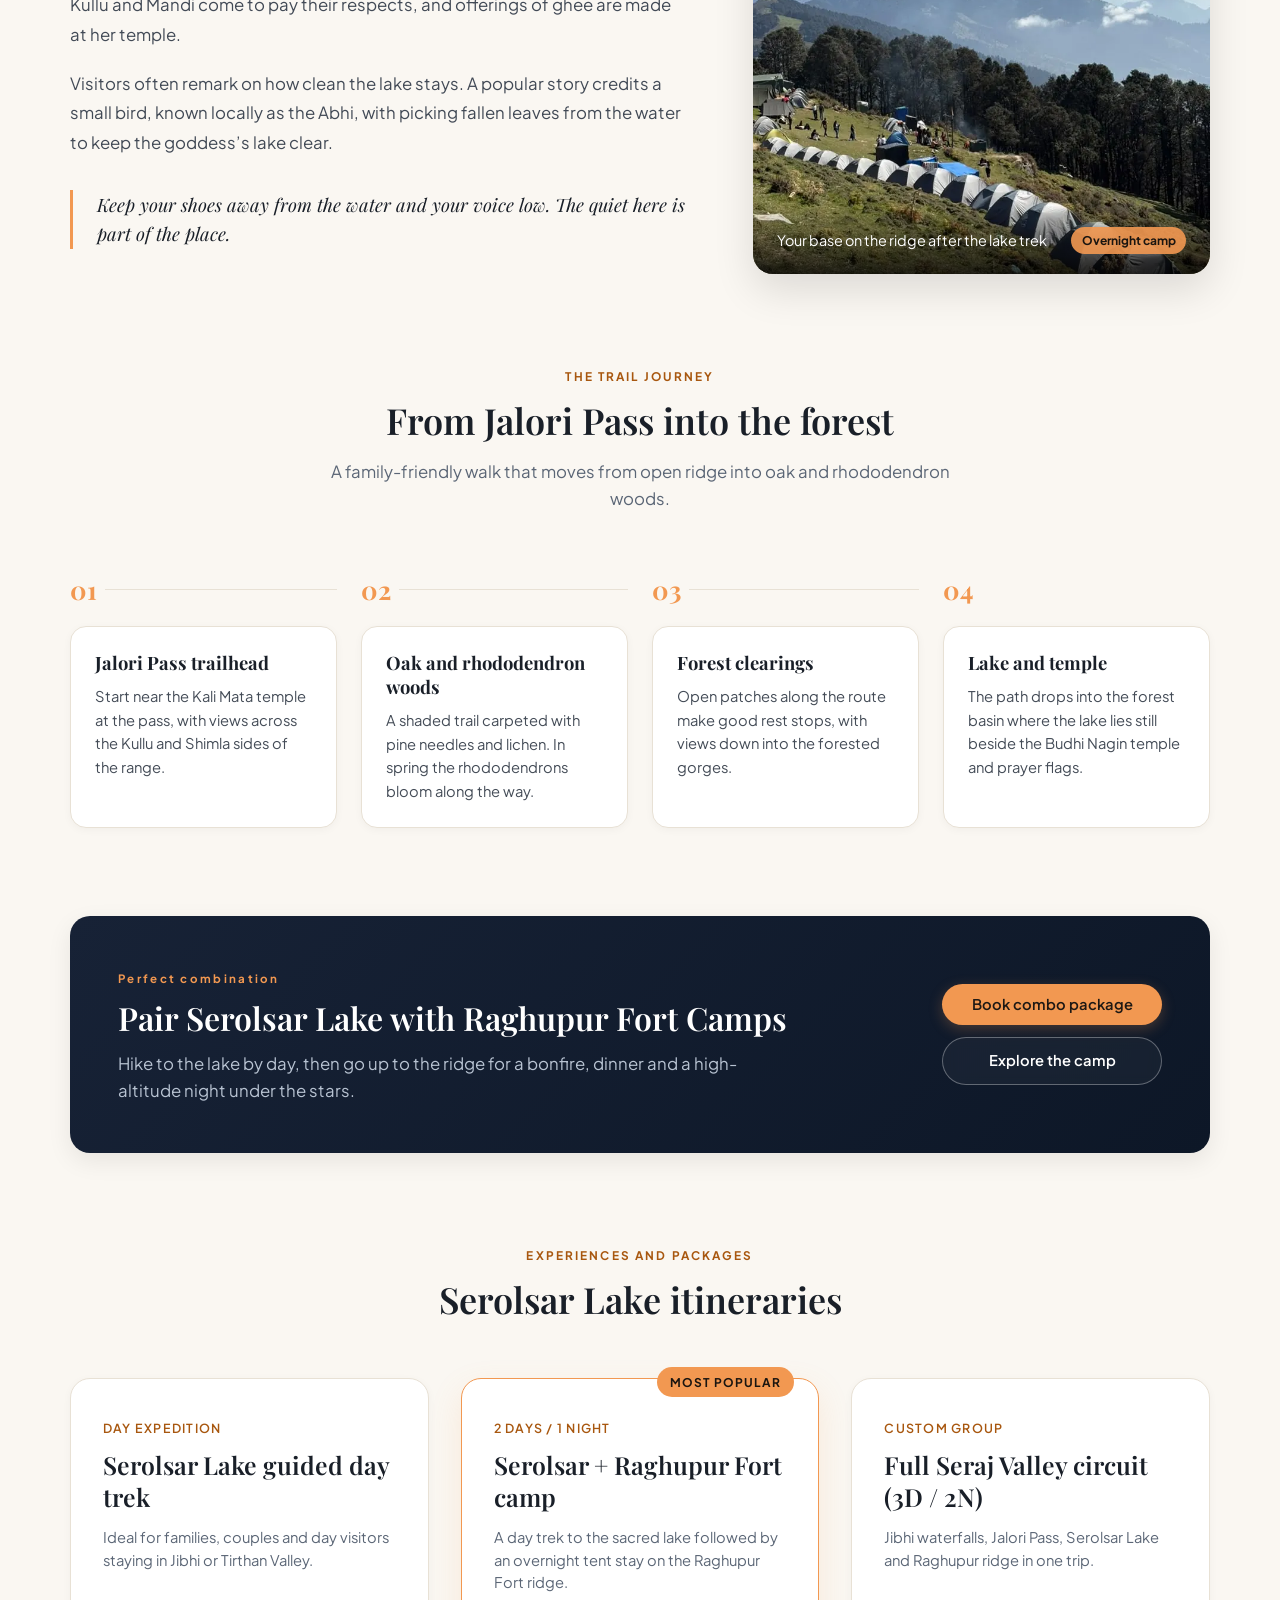
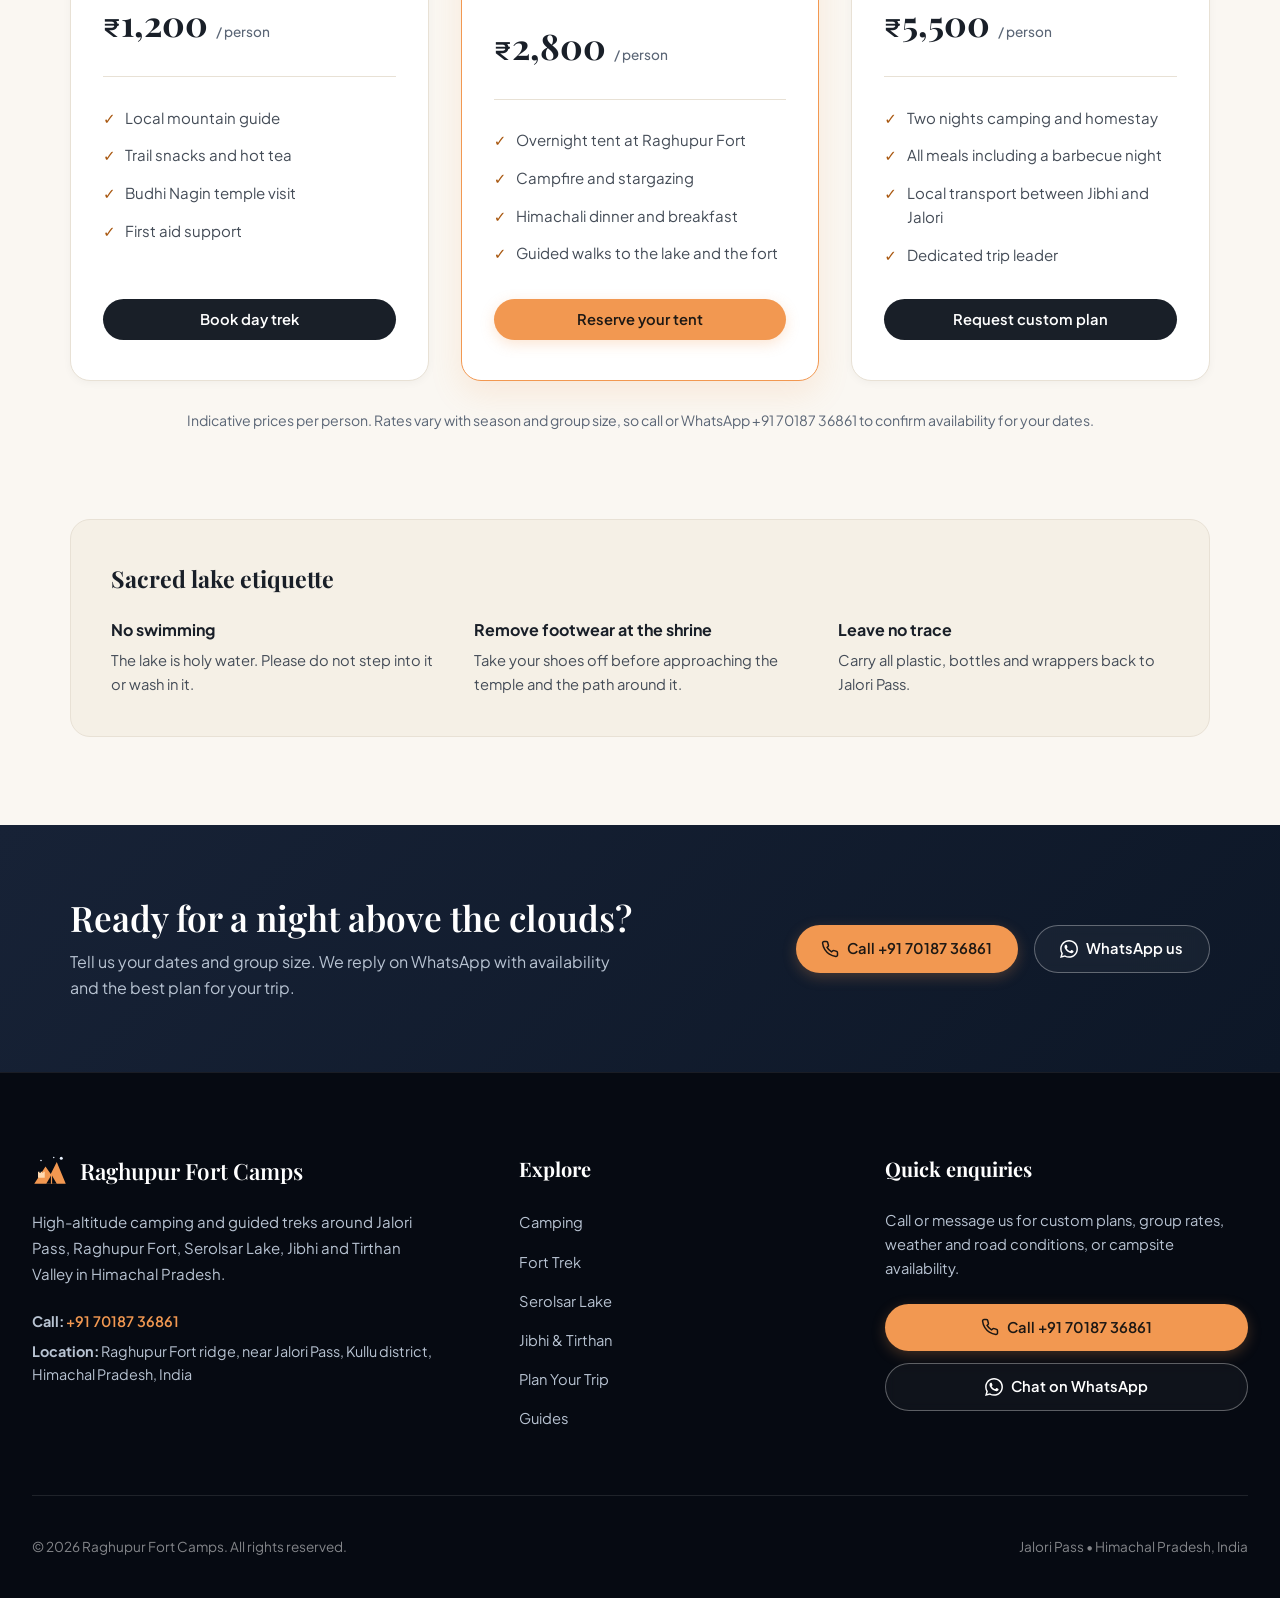
<file: serolsar-lake-trek.html>
<!DOCTYPE html>
<html lang="en">
<head>
<meta charset="UTF-8">
<meta name="viewport" content="width=device-width, initial-scale=1.0">
<title>Serolsar Lake Trek from Jalori Pass | Guided Day Trek &amp; Camp</title>
<meta name="description" content="Walk 5 km from Jalori Pass to sacred Serolsar Lake. Easy forest trek with guide, Budhi Nagin temple and an optional night at Raghupur Fort Camps.">
<meta name="robots" content="index,follow,max-image-preview:large">
<link rel="canonical" href="https://www.raghupurcamps.com/serolsar-lake-trek.html">
<link rel="alternate" hreflang="en-IN" href="https://www.raghupurcamps.com/serolsar-lake-trek.html">
<link rel="alternate" hreflang="x-default" href="https://www.raghupurcamps.com/serolsar-lake-trek.html">
<meta name="geo.region" content="IN-HP">
<meta name="geo.placename" content="Jalori Pass, Kullu, Himachal Pradesh">
<meta name="theme-color" content="#050a12">
<meta property="og:type" content="website">
<meta property="og:site_name" content="Raghupur Fort Camps">
<meta property="og:locale" content="en_IN">
<meta property="og:title" content="Serolsar Lake Trek from Jalori Pass | Guided Day Trek &amp; Camp">
<meta property="og:description" content="Walk 5 km from Jalori Pass to sacred Serolsar Lake. Easy forest trek with guide, Budhi Nagin temple and an optional night at Raghupur Fort Camps.">
<meta property="og:url" content="https://www.raghupurcamps.com/serolsar-lake-trek.html">
<meta property="og:image" content="https://www.raghupurcamps.com/og-image.jpg">
<meta property="og:image:width" content="1200">
<meta property="og:image:height" content="630">
<meta property="og:image:alt" content="Raghupur Fort Camps: Milky Way over the camp ridge near Jalori Pass">
<meta name="twitter:card" content="summary_large_image">
<meta name="twitter:title" content="Serolsar Lake Trek from Jalori Pass | Guided Day Trek &amp; Camp">
<meta name="twitter:description" content="Walk 5 km from Jalori Pass to sacred Serolsar Lake. Easy forest trek with guide, Budhi Nagin temple and an optional night at Raghupur Fort Camps.">
<meta name="twitter:image" content="https://www.raghupurcamps.com/og-image.jpg">
<link rel="icon" href="favicon.svg" type="image/svg+xml">
<link rel="icon" href="logo.png" type="image/png" sizes="512x512">
<link rel="apple-touch-icon" href="apple-touch-icon.png">
<link rel="preconnect" href="https://fonts.googleapis.com">
<link rel="preconnect" href="https://fonts.gstatic.com" crossorigin>
<link href="https://fonts.googleapis.com/css2?family=Playfair+Display:ital,wght@0,500;0,600;0,700;1,400&amp;family=Plus+Jakarta+Sans:wght@400;500;600;700&amp;display=swap" rel="stylesheet">
<link rel="stylesheet" href="styles.css">
<script type="application/ld+json">{"@context": "https://schema.org", "@type": "BreadcrumbList", "itemListElement": [{"@type": "ListItem", "position": 1, "name": "Home", "item": "https://www.raghupurcamps.com/"}, {"@type": "ListItem", "position": 2, "name": "Serolsar Lake", "item": "https://www.raghupurcamps.com/serolsar-lake-trek.html"}]}</script>
<script type="application/ld+json">{"@context": "https://schema.org", "@type": "TouristAttraction", "name": "Serolsar Lake", "description": "A small sacred forest lake near Jalori Pass with a temple to Budhi Nagin, reached by an easy 5 km trek.", "address": {"@type": "PostalAddress", "addressLocality": "Jalori Pass", "addressRegion": "Himachal Pradesh", "addressCountry": "IN"}}</script>
</head>
<body data-page="serolsar-lake-trek.html">
<a class="skip-link" href="#main">Skip to content</a>
<header class="site-header" id="header">
  <div class="header-container">
    <a href="index.html" class="brand-logo" aria-label="Raghupur Fort Camps home"><svg class="brand-icon" viewBox="0 0 48 48" aria-hidden="true"><path d="M3 41 18 18l7 10 8-16 12 29z" fill="#f29851"/><path d="M19 41l7-12 7 12z" fill="#050a12"/><path d="M26 29v12" stroke="#f29851" stroke-width="1.6"/><path d="M8 33V25h2v1.5h1.5V25h2v1.5H15V25h2v8z" fill="#ffd9b0"/><circle cx="39" cy="7" r="2" fill="#eaf3ff"/><circle cx="29" cy="6" r="1" fill="#eaf3ff"/><circle cx="12" cy="10" r="1.1" fill="#eaf3ff"/></svg><span class="brand-name">Raghupur Fort Camps</span></a>
    <nav class="nav-menu" aria-label="Main"><a href="raghupur-fort-camping.html" class="nav-link">Camping</a><a href="raghupur-fort-trek.html" class="nav-link">Fort Trek</a><a href="serolsar-lake-trek.html" class="nav-link" aria-current="page">Serolsar Lake</a><a href="jibhi-tirthan-valley.html" class="nav-link">Jibhi &amp; Tirthan</a><a href="plan-your-trip.html" class="nav-link">Plan Your Trip</a><a href="guides.html" class="nav-link">Guides</a></nav>
    <div class="header-actions">
      <button type="button" class="btn btn-amber pill-btn header-book" data-book="custom">Book now</button>
      <button type="button" class="mobile-toggle" id="mobile-toggle" aria-label="Open menu" aria-expanded="false" aria-controls="mobile-drawer"><span></span><span></span><span></span></button>
    </div>
  </div>
</header>
<div class="drawer-overlay" id="drawer-overlay"></div>
<aside class="mobile-drawer" id="mobile-drawer" aria-label="Menu">
  <div class="drawer-header">
    <span class="brand-logo"><svg class="brand-icon" viewBox="0 0 48 48" aria-hidden="true"><path d="M3 41 18 18l7 10 8-16 12 29z" fill="#f29851"/><path d="M19 41l7-12 7 12z" fill="#050a12"/><path d="M26 29v12" stroke="#f29851" stroke-width="1.6"/><path d="M8 33V25h2v1.5h1.5V25h2v1.5H15V25h2v8z" fill="#ffd9b0"/><circle cx="39" cy="7" r="2" fill="#eaf3ff"/><circle cx="29" cy="6" r="1" fill="#eaf3ff"/><circle cx="12" cy="10" r="1.1" fill="#eaf3ff"/></svg><span>Raghupur Fort Camps</span></span>
    <button type="button" class="close-drawer" id="close-drawer" aria-label="Close menu">&times;</button>
  </div>
  <nav class="drawer-links" aria-label="Mobile"><a href="raghupur-fort-camping.html" class="drawer-link">Camping</a><a href="raghupur-fort-trek.html" class="drawer-link">Fort Trek</a><a href="serolsar-lake-trek.html" class="drawer-link" aria-current="page">Serolsar Lake</a><a href="jibhi-tirthan-valley.html" class="drawer-link">Jibhi &amp; Tirthan</a><a href="plan-your-trip.html" class="drawer-link">Plan Your Trip</a><a href="guides.html" class="drawer-link">Guides</a></nav>
  <div class="drawer-footer">
    <a href="tel:+917018736861" class="btn btn-amber pill-btn full-width"><svg class="btn-icon" viewBox="0 0 24 24" fill="none" stroke="currentColor" stroke-width="2" aria-hidden="true"><path d="M22 16.92v3a2 2 0 0 1-2.18 2 19.79 19.79 0 0 1-8.63-3.07 19.5 19.5 0 0 1-6-6 19.79 19.79 0 0 1-3.07-8.67A2 2 0 0 1 4.11 2h3a2 2 0 0 1 2 1.72 12.84 12.84 0 0 0 .7 2.81 2 2 0 0 1-.45 2.11L8.09 9.91a16 16 0 0 0 6 6l1.27-1.27a2 2 0 0 1 2.11-.45 12.84 12.84 0 0 0 2.81.7A2 2 0 0 1 22 16.92z"/></svg>Call +91 70187 36861</a>
    <a href="https://wa.me/917018736861?text=Hi%2C%20I%20would%20like%20to%20enquire%20about%20Raghupur%20Fort%20Camps%20and%20treks." target="_blank" rel="noopener noreferrer" class="btn btn-outline-white pill-btn full-width"><svg class="btn-icon" viewBox="0 0 24 24" fill="currentColor" aria-hidden="true"><path d="M.057 24l1.687-6.163c-1.041-1.804-1.588-3.849-1.587-5.946.003-6.556 5.338-11.891 11.893-11.891 3.181.001 6.167 1.24 8.413 3.488 2.245 2.248 3.481 5.236 3.48 8.414-.003 6.557-5.338 11.892-11.893 11.892-1.99-.001-3.951-.5-5.688-1.448l-6.305 1.654zm6.597-3.807c1.676.995 3.276 1.591 5.392 1.592 5.448 0 9.886-4.434 9.889-9.885.002-5.462-4.415-9.89-9.881-9.892-5.452 0-9.887 4.434-9.889 9.884-.001 2.225.651 3.891 1.746 5.634l-.999 3.648 3.742-.981zm11.387-5.464c-.074-.124-.272-.198-.57-.347-.297-.149-1.758-.868-2.031-.967-.272-.099-.47-.149-.669.149-.198.297-.768.967-.941 1.165-.173.198-.347.223-.644.074-.297-.149-1.255-.462-2.39-1.475-.883-.788-1.48-1.761-1.653-2.059-.173-.297-.018-.458.13-.606.134-.133.297-.347.446-.521.151-.172.2-.296.3-.495.099-.198.05-.372-.025-.521-.075-.148-.669-1.611-.916-2.206-.242-.579-.487-.501-.669-.51l-.57-.01c-.198 0-.52.074-.792.372s-1.04 1.016-1.04 2.479 1.065 2.876 1.213 3.074c.149.198 2.095 3.2 5.076 4.487.709.306 1.263.489 1.694.626.712.226 1.36.194 1.872.118.571-.085 1.758-.719 2.006-1.413.248-.695.248-1.29.173-1.414z"/></svg>Chat on WhatsApp</a>
  </div>
</aside>
<main id="main">
<section class="hero-section">
  <canvas id="starfield" class="star-canvas" aria-hidden="true"></canvas>
  <svg class="hero-ridge" viewBox="0 0 1440 170" preserveAspectRatio="none" aria-hidden="true">
    <path class="ridge-back" d="M0 170V96l90-36 100 42 120-70 110 62 130-52 120 66 140-80 130 70 110-46 120 60 120-54 150 62v100z"/>
    <path class="ridge-front" d="M0 170v-40l140-34 120 30 160-52 150 44 130-30 170 46 150-40 140 36 130-28 150 30v38z"/>
  </svg>
  <div class="hero-container">
    <nav class="hero-breadcrumbs" aria-label="Breadcrumb"><a href="index.html">Home</a><span class="breadcrumb-separator" aria-hidden="true">/</span><span class="breadcrumb-current" aria-current="page">Serolsar Lake</span></nav>
    <p class="hero-kicker">Near Jalori Pass &bull; Jibhi</p>
    <h1 class="hero-title">Serolsar Lake <span class="italic-accent">trek</span> and camping</h1>
    <p class="hero-subtitle">A calm, sacred forest lake just below Jalori Pass. Easy to pair with a night at Raghupur Fort.</p>
    <div class="hero-actions"><a href="tel:+917018736861" class="btn btn-amber pill-btn btn-hero"><svg class="btn-icon" viewBox="0 0 24 24" fill="none" stroke="currentColor" stroke-width="2" aria-hidden="true"><path d="M22 16.92v3a2 2 0 0 1-2.18 2 19.79 19.79 0 0 1-8.63-3.07 19.5 19.5 0 0 1-6-6 19.79 19.79 0 0 1-3.07-8.67A2 2 0 0 1 4.11 2h3a2 2 0 0 1 2 1.72 12.84 12.84 0 0 0 .7 2.81 2 2 0 0 1-.45 2.11L8.09 9.91a16 16 0 0 0 6 6l1.27-1.27a2 2 0 0 1 2.11-.45 12.84 12.84 0 0 0 2.81.7A2 2 0 0 1 22 16.92z"/></svg>Call +91 70187 36861</a><a href="https://wa.me/917018736861?text=Hi%2C%20I%20am%20interested%20in%20the%20Serolsar%20Lake%20trek%20and%20camping." target="_blank" rel="noopener noreferrer" class="btn btn-outline-white pill-btn btn-hero"><svg class="btn-icon" viewBox="0 0 24 24" fill="currentColor" aria-hidden="true"><path d="M.057 24l1.687-6.163c-1.041-1.804-1.588-3.849-1.587-5.946.003-6.556 5.338-11.891 11.893-11.891 3.181.001 6.167 1.24 8.413 3.488 2.245 2.248 3.481 5.236 3.48 8.414-.003 6.557-5.338 11.892-11.893 11.892-1.99-.001-3.951-.5-5.688-1.448l-6.305 1.654zm6.597-3.807c1.676.995 3.276 1.591 5.392 1.592 5.448 0 9.886-4.434 9.889-9.885.002-5.462-4.415-9.89-9.881-9.892-5.452 0-9.887 4.434-9.889 9.884-.001 2.225.651 3.891 1.746 5.634l-.999 3.648 3.742-.981zm11.387-5.464c-.074-.124-.272-.198-.57-.347-.297-.149-1.758-.868-2.031-.967-.272-.099-.47-.149-.669.149-.198.297-.768.967-.941 1.165-.173.198-.347.223-.644.074-.297-.149-1.255-.462-2.39-1.475-.883-.788-1.48-1.761-1.653-2.059-.173-.297-.018-.458.13-.606.134-.133.297-.347.446-.521.151-.172.2-.296.3-.495.099-.198.05-.372-.025-.521-.075-.148-.669-1.611-.916-2.206-.242-.579-.487-.501-.669-.51l-.57-.01c-.198 0-.52.074-.792.372s-1.04 1.016-1.04 2.479 1.065 2.876 1.213 3.074c.149.198 2.095 3.2 5.076 4.487.709.306 1.263.489 1.694.626.712.226 1.36.194 1.872.118.571-.085 1.758-.719 2.006-1.413.248-.695.248-1.29.173-1.414z"/></svg>WhatsApp</a></div>
  </div>
</section>
<section class="editorial-section">
  <div class="content-container">
    <div class="editorial-header">
      <h2 class="editorial-title">Serolsar Lake: a quiet forest lake near Jalori Pass</h2>
      <p class="editorial-lead">Serolsar Lake (also written Seroalsar or Serolsar Tal) is a small, calm lake set deep in forest just below Jalori Pass. The water mirrors the sky, shifting between green, blue and grey. A small temple to Budhi Nagin stands on the bank, and locals treat the lake as sacred. The trek starts at Jalori Pass, about 12 km above <a href="jibhi-tirthan-valley.html">Jibhi</a>, and you can end the day with a night at <a href="raghupur-fort-camping.html">Raghupur Fort camp</a>. Read the full <a href="serolsar-lake-trek-guide.html">Serolsar Lake trek guide</a>.</p>
    </div>
    <div class="stats-row"><div class="stat-card"><span class="stat-num">5 km</span><span class="stat-label">Trail distance</span><span class="stat-note">One way, gentle walk</span></div><div class="stat-card"><span class="stat-num">~10,170 ft</span><span class="stat-label">Lake altitude</span><span class="stat-note">About 3,100 m</span></div><div class="stat-card"><span class="stat-num">~2 hrs</span><span class="stat-label">Trek time</span><span class="stat-note">Easy, mostly forest path</span></div><div class="stat-card"><span class="stat-num">Apr&nbsp;&ndash;&nbsp;Nov</span><span class="stat-label">Best season</span><span class="stat-note">Snow trek in winter</span></div></div>
    <div class="story-grid"><div class="story-content"><span class="section-tag">The sacred legend</span><h2 class="story-heading">The legend of Mata Budhi Nagin</h2><p>Local tradition holds that Serolsar is the home of Budhi Nagin, revered across the Seraj region as the mother of the Nag (serpent) deities. Villagers from Kullu and Mandi come to pay their respects, and offerings of ghee are made at her temple.</p><p>Visitors often remark on how clean the lake stays. A popular story credits a small bird, known locally as the Abhi, with picking fallen leaves from the water to keep the goddess&rsquo;s lake clear.</p><blockquote class="highlight-quote"><p>Keep your shoes away from the water and your voice low. The quiet here is part of the place.</p></blockquote></div><div class="story-media"><figure class="media-frame"><picture><source type="image/webp" srcset="images/raghupur-fort-camp-tents-himalayan-view-480.webp 480w, images/raghupur-fort-camp-tents-himalayan-view.webp 768w" sizes="(max-width: 768px) 100vw, 520px"><img src="images/raghupur-fort-camp-tents-himalayan-view.jpg" srcset="images/raghupur-fort-camp-tents-himalayan-view-480.jpg 480w, images/raghupur-fort-camp-tents-himalayan-view.jpg 768w" sizes="(max-width: 768px) 100vw, 520px" alt="Row of dome tents on the green ridge at Raghupur Fort camp with Himalayan peaks and clouds behind" width="768" height="1024" class="media-img" loading="lazy" decoding="async" onerror="this.closest('.media-frame').classList.add('img-failed')"></picture><figcaption class="media-caption"><span>Your base on the ridge after the lake trek</span><span class="badge">Overnight camp</span></figcaption></figure></div></div>
    <div class="trail-experience">
      <div class="center-header"><span class="section-tag">The trail journey</span><h2 class="section-heading">From Jalori Pass into the forest</h2><p class="section-description">A family-friendly walk that moves from open ridge into oak and rhododendron woods.</p></div>
      <ol class="timeline-trail"><li class="trail-step"><div class="step-marker" aria-hidden="true">01</div><div class="step-card"><h3>Jalori Pass trailhead</h3><p>Start near the Kali Mata temple at the pass, with views across the Kullu and Shimla sides of the range.</p></div></li><li class="trail-step"><div class="step-marker" aria-hidden="true">02</div><div class="step-card"><h3>Oak and rhododendron woods</h3><p>A shaded trail carpeted with pine needles and lichen. In spring the rhododendrons bloom along the way.</p></div></li><li class="trail-step"><div class="step-marker" aria-hidden="true">03</div><div class="step-card"><h3>Forest clearings</h3><p>Open patches along the route make good rest stops, with views down into the forested gorges.</p></div></li><li class="trail-step"><div class="step-marker" aria-hidden="true">04</div><div class="step-card"><h3>Lake and temple</h3><p>The path drops into the forest basin where the lake lies still beside the Budhi Nagin temple and prayer flags.</p></div></li></ol>
    </div>
    <div class="banner-box"><div class="banner-text"><span class="banner-kicker">Perfect combination</span><h2>Pair Serolsar Lake with Raghupur Fort Camps</h2><p>Hike to the lake by day, then go up to the ridge for a bonfire, dinner and a high-altitude night under the stars.</p></div><div class="banner-action"><button type="button" class="btn btn-amber pill-btn" data-book="serolsar-combo">Book combo package</button><a href="raghupur-fort-camping.html" class="btn btn-outline-white pill-btn">Explore the camp</a></div></div>
    <div class="packages-section">
      <div class="center-header"><span class="section-tag">Experiences and packages</span><h2 class="section-heading">Serolsar Lake itineraries</h2></div>
      <div class="packages-grid">
        <article class="package-card"><div class="card-badge">Day expedition</div><h3 class="package-title">Serolsar Lake guided day trek</h3><p class="package-subtitle">Ideal for families, couples and day visitors staying in Jibhi or Tirthan Valley.</p><div class="package-price"><span class="cur">₹</span>1,200 <span>/ person</span></div><ul class="package-features"><li>Local mountain guide</li><li>Trail snacks and hot tea</li><li>Budhi Nagin temple visit</li><li>First aid support</li></ul><button type="button" class="btn btn-dark full-width pill-btn" data-book="serolsar-day">Book day trek</button></article>
        <article class="package-card featured"><div class="featured-ribbon">Most popular</div><div class="card-badge">2 days / 1 night</div><h3 class="package-title">Serolsar + Raghupur Fort camp</h3><p class="package-subtitle">A day trek to the sacred lake followed by an overnight tent stay on the Raghupur Fort ridge.</p><div class="package-price"><span class="cur">₹</span>2,800 <span>/ person</span></div><ul class="package-features"><li>Overnight tent at Raghupur Fort</li><li>Campfire and stargazing</li><li>Himachali dinner and breakfast</li><li>Guided walks to the lake and the fort</li></ul><button type="button" class="btn btn-amber full-width pill-btn" data-book="serolsar-combo">Reserve your tent</button></article>
        <article class="package-card"><div class="card-badge">Custom group</div><h3 class="package-title">Full Seraj Valley circuit (3D / 2N)</h3><p class="package-subtitle">Jibhi waterfalls, Jalori Pass, Serolsar Lake and Raghupur ridge in one trip.</p><div class="package-price"><span class="cur">₹</span>5,500 <span>/ person</span></div><ul class="package-features"><li>Two nights camping and homestay</li><li>All meals including a barbecue night</li><li>Local transport between Jibhi and Jalori</li><li>Dedicated trip leader</li></ul><button type="button" class="btn btn-dark full-width pill-btn" data-book="circuit">Request custom plan</button></article>
      </div>
      <p class="price-note">Indicative prices per person. Rates vary with season and group size, so call or WhatsApp +91 70187 36861 to confirm availability for your dates.</p>
    </div>
    <div class="guidelines-box">
      <h2>Sacred lake etiquette</h2>
      <div class="guidelines-grid">
        <div class="guide-item"><h3>No swimming</h3><p>The lake is holy water. Please do not step into it or wash in it.</p></div>
        <div class="guide-item"><h3>Remove footwear at the shrine</h3><p>Take your shoes off before approaching the temple and the path around it.</p></div>
        <div class="guide-item"><h3>Leave no trace</h3><p>Carry all plastic, bottles and wrappers back to Jalori Pass.</p></div>
      </div>
    </div>
  </div>
</section>
<section class="cta-band"><div class="content-container cta-inner"><div><h2>Ready for a night above the clouds?</h2><p>Tell us your dates and group size. We reply on WhatsApp with availability and the best plan for your trip.</p></div><div class="cta-actions"><a href="tel:+917018736861" class="btn btn-amber pill-btn"><svg class="btn-icon" viewBox="0 0 24 24" fill="none" stroke="currentColor" stroke-width="2" aria-hidden="true"><path d="M22 16.92v3a2 2 0 0 1-2.18 2 19.79 19.79 0 0 1-8.63-3.07 19.5 19.5 0 0 1-6-6 19.79 19.79 0 0 1-3.07-8.67A2 2 0 0 1 4.11 2h3a2 2 0 0 1 2 1.72 12.84 12.84 0 0 0 .7 2.81 2 2 0 0 1-.45 2.11L8.09 9.91a16 16 0 0 0 6 6l1.27-1.27a2 2 0 0 1 2.11-.45 12.84 12.84 0 0 0 2.81.7A2 2 0 0 1 22 16.92z"/></svg>Call +91 70187 36861</a><a href="https://wa.me/917018736861?text=Hi%2C%20I%20would%20like%20to%20plan%20a%20trip%20to%20Raghupur%20Fort%20Camps." target="_blank" rel="noopener noreferrer" class="btn btn-outline-white pill-btn"><svg class="btn-icon" viewBox="0 0 24 24" fill="currentColor" aria-hidden="true"><path d="M.057 24l1.687-6.163c-1.041-1.804-1.588-3.849-1.587-5.946.003-6.556 5.338-11.891 11.893-11.891 3.181.001 6.167 1.24 8.413 3.488 2.245 2.248 3.481 5.236 3.48 8.414-.003 6.557-5.338 11.892-11.893 11.892-1.99-.001-3.951-.5-5.688-1.448l-6.305 1.654zm6.597-3.807c1.676.995 3.276 1.591 5.392 1.592 5.448 0 9.886-4.434 9.889-9.885.002-5.462-4.415-9.89-9.881-9.892-5.452 0-9.887 4.434-9.889 9.884-.001 2.225.651 3.891 1.746 5.634l-.999 3.648 3.742-.981zm11.387-5.464c-.074-.124-.272-.198-.57-.347-.297-.149-1.758-.868-2.031-.967-.272-.099-.47-.149-.669.149-.198.297-.768.967-.941 1.165-.173.198-.347.223-.644.074-.297-.149-1.255-.462-2.39-1.475-.883-.788-1.48-1.761-1.653-2.059-.173-.297-.018-.458.13-.606.134-.133.297-.347.446-.521.151-.172.2-.296.3-.495.099-.198.05-.372-.025-.521-.075-.148-.669-1.611-.916-2.206-.242-.579-.487-.501-.669-.51l-.57-.01c-.198 0-.52.074-.792.372s-1.04 1.016-1.04 2.479 1.065 2.876 1.213 3.074c.149.198 2.095 3.2 5.076 4.487.709.306 1.263.489 1.694.626.712.226 1.36.194 1.872.118.571-.085 1.758-.719 2.006-1.413.248-.695.248-1.29.173-1.414z"/></svg>WhatsApp us</a></div></div></section>
</main>
<footer class="site-footer">
  <div class="footer-container">
    <div class="footer-grid">
      <div class="footer-col">
        <div class="footer-brand"><svg class="brand-icon" viewBox="0 0 48 48" aria-hidden="true"><path d="M3 41 18 18l7 10 8-16 12 29z" fill="#f29851"/><path d="M19 41l7-12 7 12z" fill="#050a12"/><path d="M26 29v12" stroke="#f29851" stroke-width="1.6"/><path d="M8 33V25h2v1.5h1.5V25h2v1.5H15V25h2v8z" fill="#ffd9b0"/><circle cx="39" cy="7" r="2" fill="#eaf3ff"/><circle cx="29" cy="6" r="1" fill="#eaf3ff"/><circle cx="12" cy="10" r="1.1" fill="#eaf3ff"/></svg><span>Raghupur Fort Camps</span></div>
        <p class="footer-desc">High-altitude camping and guided treks around Jalori Pass, Raghupur Fort, Serolsar Lake, Jibhi and Tirthan Valley in Himachal Pradesh.</p>
        <div class="footer-contacts">
          <p><strong>Call:</strong> <a href="tel:+917018736861">+91 70187 36861</a></p>
          <p><strong>Location:</strong> Raghupur Fort ridge, near Jalori Pass, Kullu district, Himachal Pradesh, India</p>
        </div>
      </div>
      <div class="footer-col">
        <h2 class="footer-heading">Explore</h2>
        <ul class="footer-links"><li><a href="raghupur-fort-camping.html">Camping</a></li><li><a href="raghupur-fort-trek.html">Fort Trek</a></li><li><a href="serolsar-lake-trek.html">Serolsar Lake</a></li><li><a href="jibhi-tirthan-valley.html">Jibhi &amp; Tirthan</a></li><li><a href="plan-your-trip.html">Plan Your Trip</a></li><li><a href="guides.html">Guides</a></li></ul>
      </div>
      <div class="footer-col">
        <h2 class="footer-heading">Quick enquiries</h2>
        <p class="footer-small">Call or message us for custom plans, group rates, weather and road conditions, or campsite availability.</p>
        <div class="footer-cta-stack">
          <a href="tel:+917018736861" class="btn btn-amber pill-btn full-width"><svg class="btn-icon" viewBox="0 0 24 24" fill="none" stroke="currentColor" stroke-width="2" aria-hidden="true"><path d="M22 16.92v3a2 2 0 0 1-2.18 2 19.79 19.79 0 0 1-8.63-3.07 19.5 19.5 0 0 1-6-6 19.79 19.79 0 0 1-3.07-8.67A2 2 0 0 1 4.11 2h3a2 2 0 0 1 2 1.72 12.84 12.84 0 0 0 .7 2.81 2 2 0 0 1-.45 2.11L8.09 9.91a16 16 0 0 0 6 6l1.27-1.27a2 2 0 0 1 2.11-.45 12.84 12.84 0 0 0 2.81.7A2 2 0 0 1 22 16.92z"/></svg>Call +91 70187 36861</a>
          <a href="https://wa.me/917018736861?text=Hi%2C%20I%20would%20like%20to%20enquire%20about%20camping%20and%20trekking." target="_blank" rel="noopener noreferrer" class="btn btn-outline-white pill-btn full-width"><svg class="btn-icon" viewBox="0 0 24 24" fill="currentColor" aria-hidden="true"><path d="M.057 24l1.687-6.163c-1.041-1.804-1.588-3.849-1.587-5.946.003-6.556 5.338-11.891 11.893-11.891 3.181.001 6.167 1.24 8.413 3.488 2.245 2.248 3.481 5.236 3.48 8.414-.003 6.557-5.338 11.892-11.893 11.892-1.99-.001-3.951-.5-5.688-1.448l-6.305 1.654zm6.597-3.807c1.676.995 3.276 1.591 5.392 1.592 5.448 0 9.886-4.434 9.889-9.885.002-5.462-4.415-9.89-9.881-9.892-5.452 0-9.887 4.434-9.889 9.884-.001 2.225.651 3.891 1.746 5.634l-.999 3.648 3.742-.981zm11.387-5.464c-.074-.124-.272-.198-.57-.347-.297-.149-1.758-.868-2.031-.967-.272-.099-.47-.149-.669.149-.198.297-.768.967-.941 1.165-.173.198-.347.223-.644.074-.297-.149-1.255-.462-2.39-1.475-.883-.788-1.48-1.761-1.653-2.059-.173-.297-.018-.458.13-.606.134-.133.297-.347.446-.521.151-.172.2-.296.3-.495.099-.198.05-.372-.025-.521-.075-.148-.669-1.611-.916-2.206-.242-.579-.487-.501-.669-.51l-.57-.01c-.198 0-.52.074-.792.372s-1.04 1.016-1.04 2.479 1.065 2.876 1.213 3.074c.149.198 2.095 3.2 5.076 4.487.709.306 1.263.489 1.694.626.712.226 1.36.194 1.872.118.571-.085 1.758-.719 2.006-1.413.248-.695.248-1.29.173-1.414z"/></svg>Chat on WhatsApp</a>
        </div>
      </div>
    </div>
    <div class="footer-bottom">
      <p>&copy; 2026 Raghupur Fort Camps. All rights reserved.</p>
      <p>Jalori Pass &bull; Himachal Pradesh, India</p>
    </div>
  </div>
</footer>
<div class="floating-quick-bar">
  <a href="tel:+917018736861" class="quick-btn quick-call"><svg class="btn-icon" viewBox="0 0 24 24" fill="none" stroke="currentColor" stroke-width="2" aria-hidden="true"><path d="M22 16.92v3a2 2 0 0 1-2.18 2 19.79 19.79 0 0 1-8.63-3.07 19.5 19.5 0 0 1-6-6 19.79 19.79 0 0 1-3.07-8.67A2 2 0 0 1 4.11 2h3a2 2 0 0 1 2 1.72 12.84 12.84 0 0 0 .7 2.81 2 2 0 0 1-.45 2.11L8.09 9.91a16 16 0 0 0 6 6l1.27-1.27a2 2 0 0 1 2.11-.45 12.84 12.84 0 0 0 2.81.7A2 2 0 0 1 22 16.92z"/></svg><span>Call</span></a>
  <a href="https://wa.me/917018736861?text=Hi%2C%20I%20am%20interested%20in%20Raghupur%20Fort%20Camps%20and%20treks." target="_blank" rel="noopener noreferrer" class="quick-btn quick-whatsapp"><svg class="btn-icon" viewBox="0 0 24 24" fill="currentColor" aria-hidden="true"><path d="M.057 24l1.687-6.163c-1.041-1.804-1.588-3.849-1.587-5.946.003-6.556 5.338-11.891 11.893-11.891 3.181.001 6.167 1.24 8.413 3.488 2.245 2.248 3.481 5.236 3.48 8.414-.003 6.557-5.338 11.892-11.893 11.892-1.99-.001-3.951-.5-5.688-1.448l-6.305 1.654zm6.597-3.807c1.676.995 3.276 1.591 5.392 1.592 5.448 0 9.886-4.434 9.889-9.885.002-5.462-4.415-9.89-9.881-9.892-5.452 0-9.887 4.434-9.889 9.884-.001 2.225.651 3.891 1.746 5.634l-.999 3.648 3.742-.981zm11.387-5.464c-.074-.124-.272-.198-.57-.347-.297-.149-1.758-.868-2.031-.967-.272-.099-.47-.149-.669.149-.198.297-.768.967-.941 1.165-.173.198-.347.223-.644.074-.297-.149-1.255-.462-2.39-1.475-.883-.788-1.48-1.761-1.653-2.059-.173-.297-.018-.458.13-.606.134-.133.297-.347.446-.521.151-.172.2-.296.3-.495.099-.198.05-.372-.025-.521-.075-.148-.669-1.611-.916-2.206-.242-.579-.487-.501-.669-.51l-.57-.01c-.198 0-.52.074-.792.372s-1.04 1.016-1.04 2.479 1.065 2.876 1.213 3.074c.149.198 2.095 3.2 5.076 4.487.709.306 1.263.489 1.694.626.712.226 1.36.194 1.872.118.571-.085 1.758-.719 2.006-1.413.248-.695.248-1.29.173-1.414z"/></svg><span>WhatsApp</span></a>
</div>
<dialog id="booking-dialog" class="booking-dialog" aria-labelledby="booking-title">
  <button type="button" class="modal-close" data-close-dialog aria-label="Close booking form">&times;</button>
  <div class="modal-header">
    <span class="modal-kicker">Booking enquiry</span>
    <h2 class="modal-title" id="booking-title">Book your Himalayan experience</h2>
    <p class="modal-desc">Send your details and we will confirm availability on WhatsApp.</p>
  </div>
  <form id="booking-form">
    <div class="form-group">
      <label for="form-package">Experience</label>
      <select id="form-package" name="package" class="form-control" required><option value="serolsar-day">Serolsar Lake guided day trek</option><option value="serolsar-combo">Serolsar + Raghupur Fort camp (2D / 1N)</option><option value="camp-standard">Camping: standard alpine dome tent</option><option value="camp-luxury">Camping: luxury meadow tent</option><option value="camp-astro">Camping: astrophile private setup</option><option value="fort-trek">Raghupur Fort trek with guide</option><option value="circuit">Full Seraj Valley circuit (3D / 2N)</option><option value="jibhi">Jibhi &amp; Tirthan Valley trip</option><option value="custom">Custom group / general enquiry</option></select>
    </div>
    <div class="form-row">
      <div class="form-group">
        <label for="form-name">Your name</label>
        <input type="text" id="form-name" name="name" class="form-control" placeholder="e.g. Rahul Sharma" autocomplete="name" required>
      </div>
      <div class="form-group">
        <label for="form-phone">Phone / WhatsApp</label>
        <input type="tel" id="form-phone" name="phone" class="form-control" placeholder="+91 XXXXX XXXXX" autocomplete="tel" inputmode="tel" pattern="[0-9+\s\-]{8,16}" title="Enter a valid phone number" required>
      </div>
    </div>
    <div class="form-row">
      <div class="form-group">
        <label for="form-date">Travel date</label>
        <input type="date" id="form-date" name="date" class="form-control" required>
      </div>
      <div class="form-group">
        <label for="form-guests">Guests</label>
        <select id="form-guests" name="guests" class="form-control">
          <option value="1">1 person</option>
          <option value="2" selected>2 people</option>
          <option value="3-5">3 to 5 people</option>
          <option value="6-10">6 to 10 people</option>
          <option value="10+">More than 10</option>
        </select>
      </div>
    </div>
    <div class="form-group">
      <label for="form-notes">Questions or requests <span class="optional">(optional)</span></label>
      <textarea id="form-notes" name="notes" class="form-control" rows="2" placeholder="Pickup from Aut or Bhuntar, food preferences, etc."></textarea>
    </div>
    <div class="modal-actions">
      <button type="submit" class="btn btn-amber pill-btn full-width">Send enquiry on WhatsApp</button>
      <a href="tel:+917018736861" class="btn btn-outline-dark pill-btn full-width">Or call +91 70187 36861</a>
    </div>
  </form>
</dialog>
<script src="app.js" defer></script>
</body>
</html>
</file>
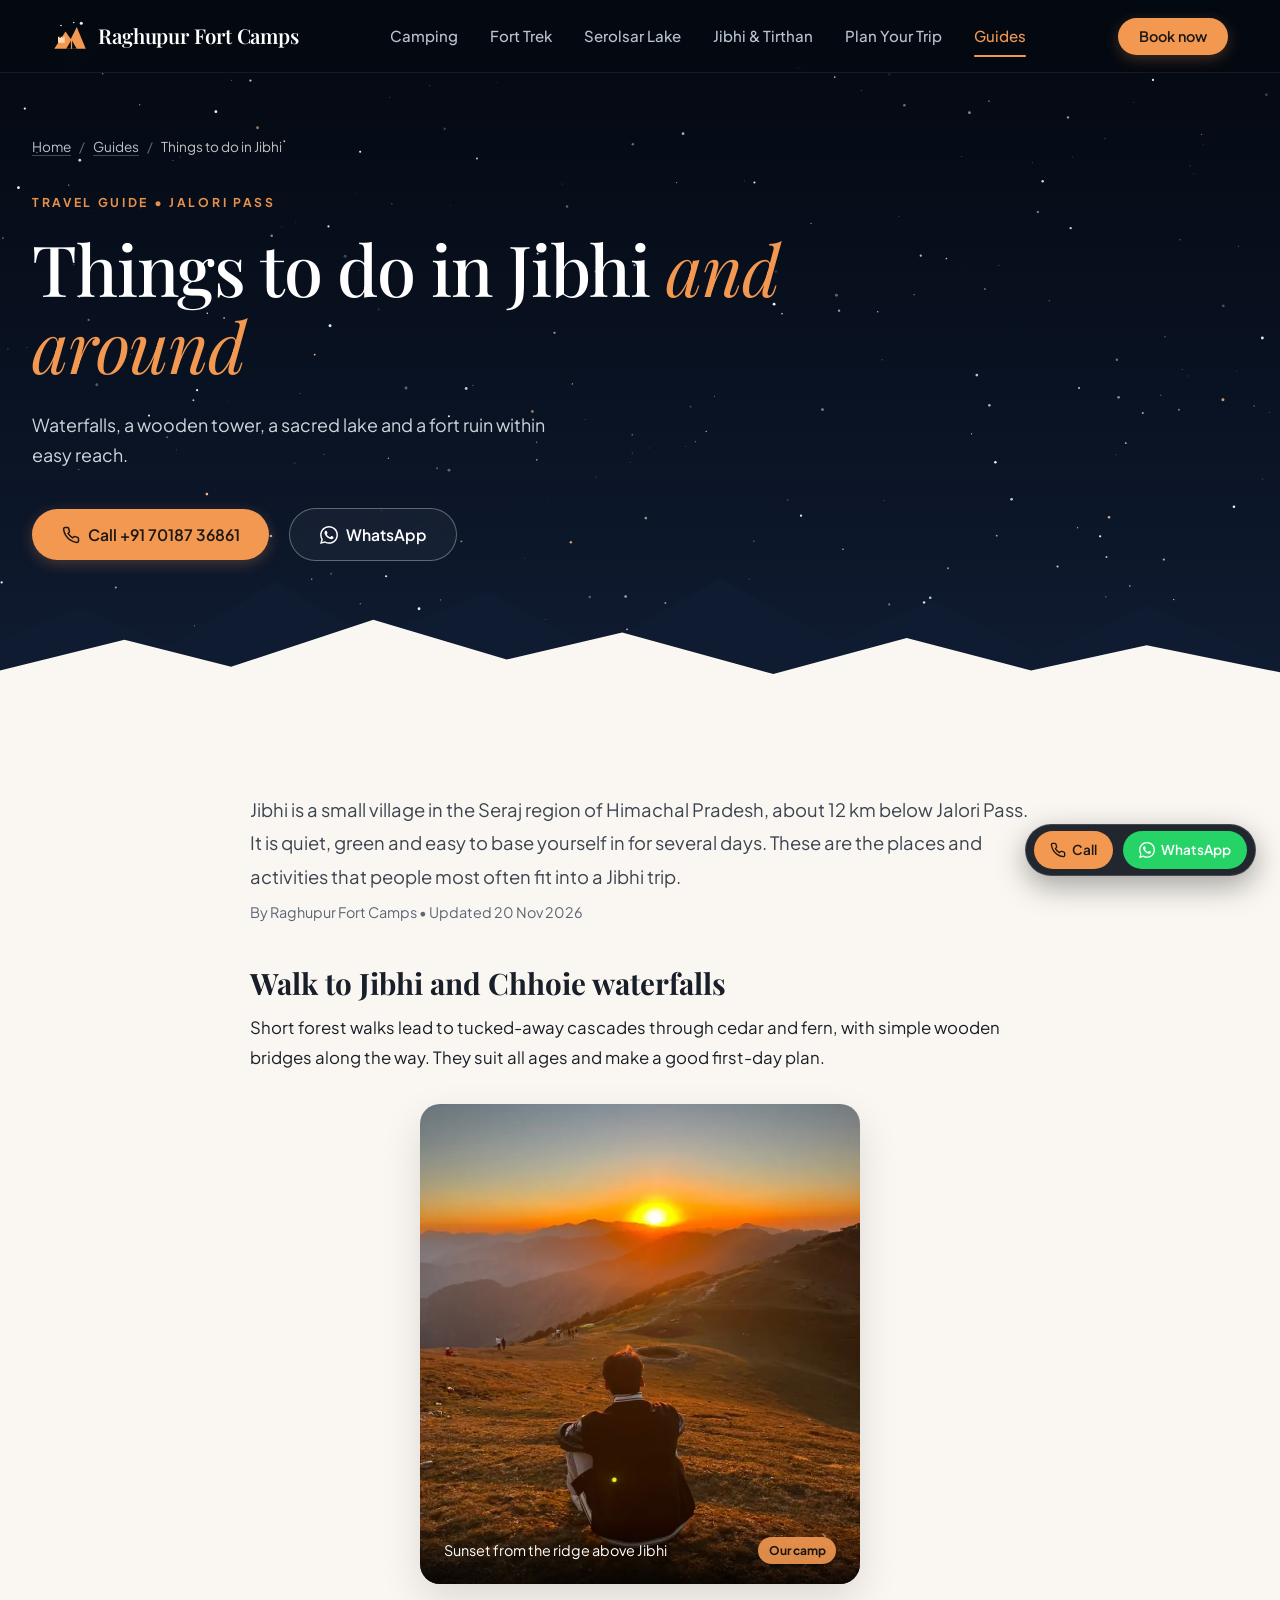
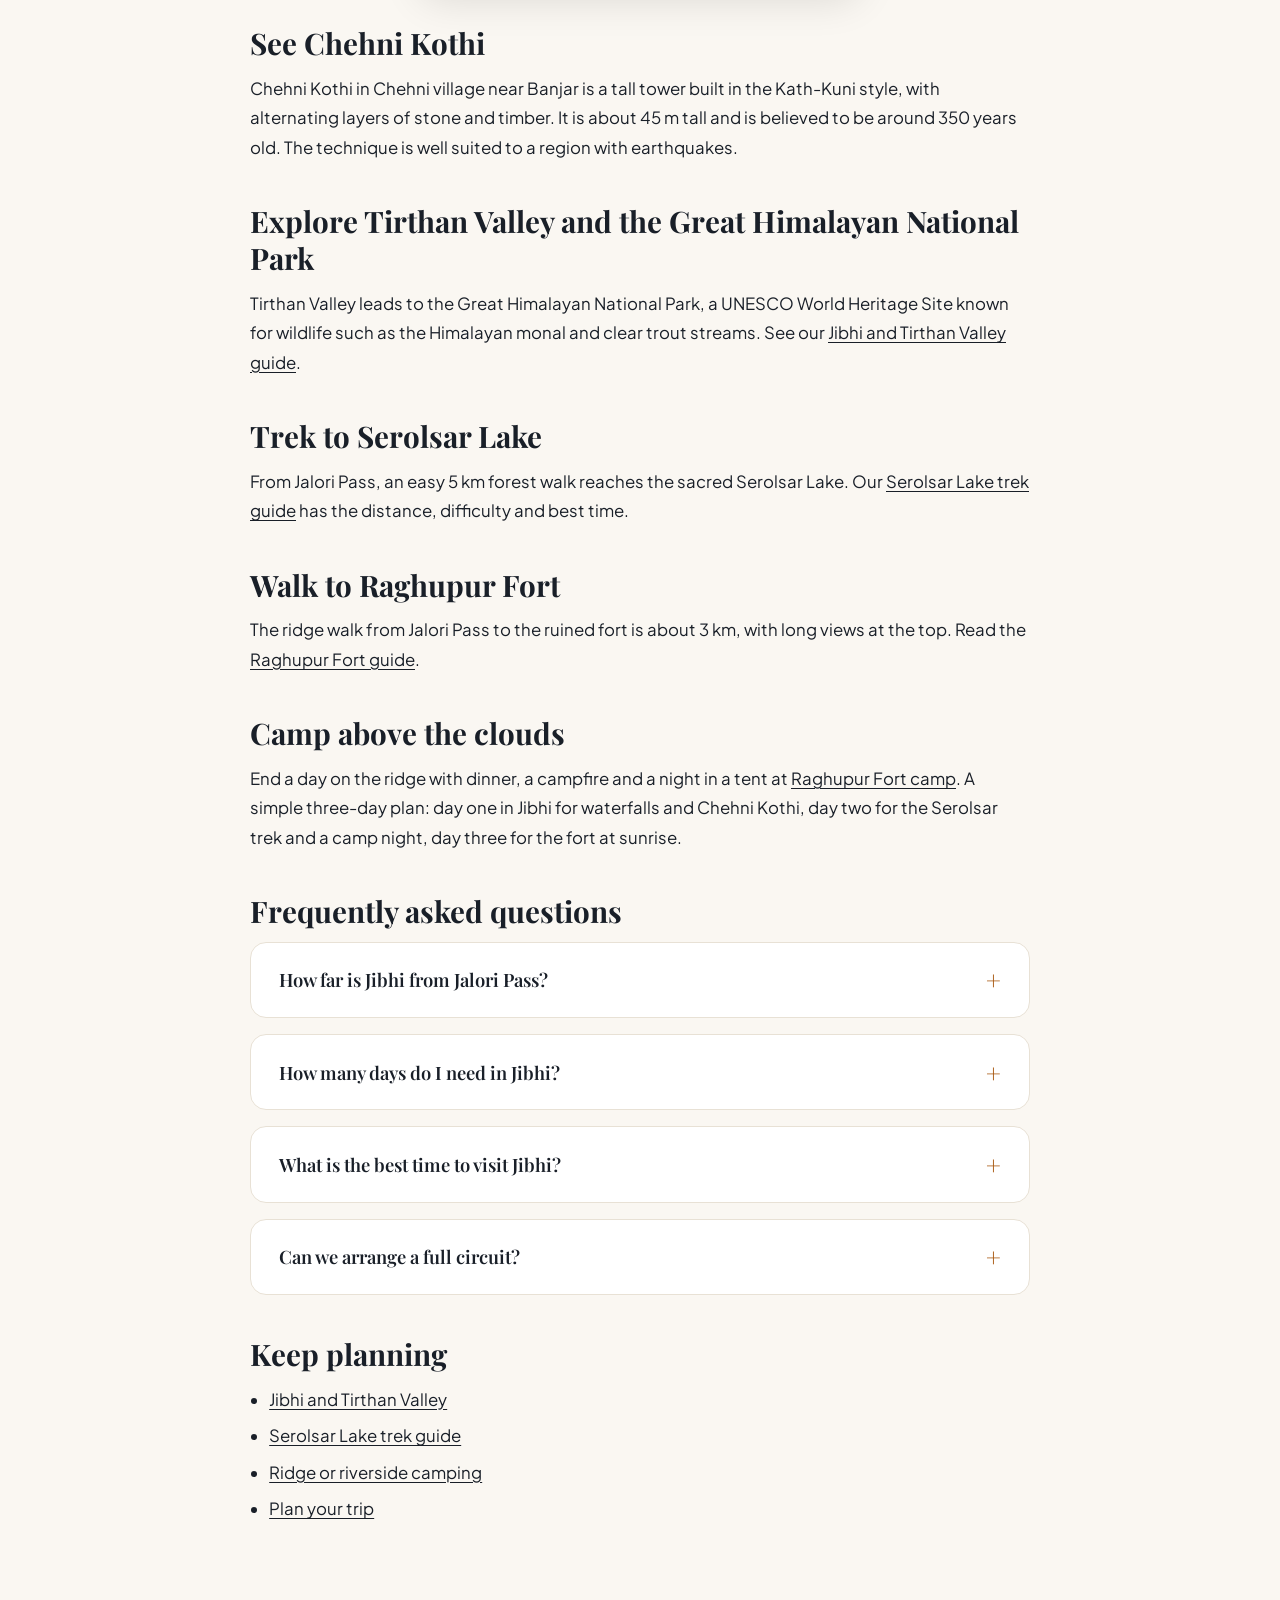
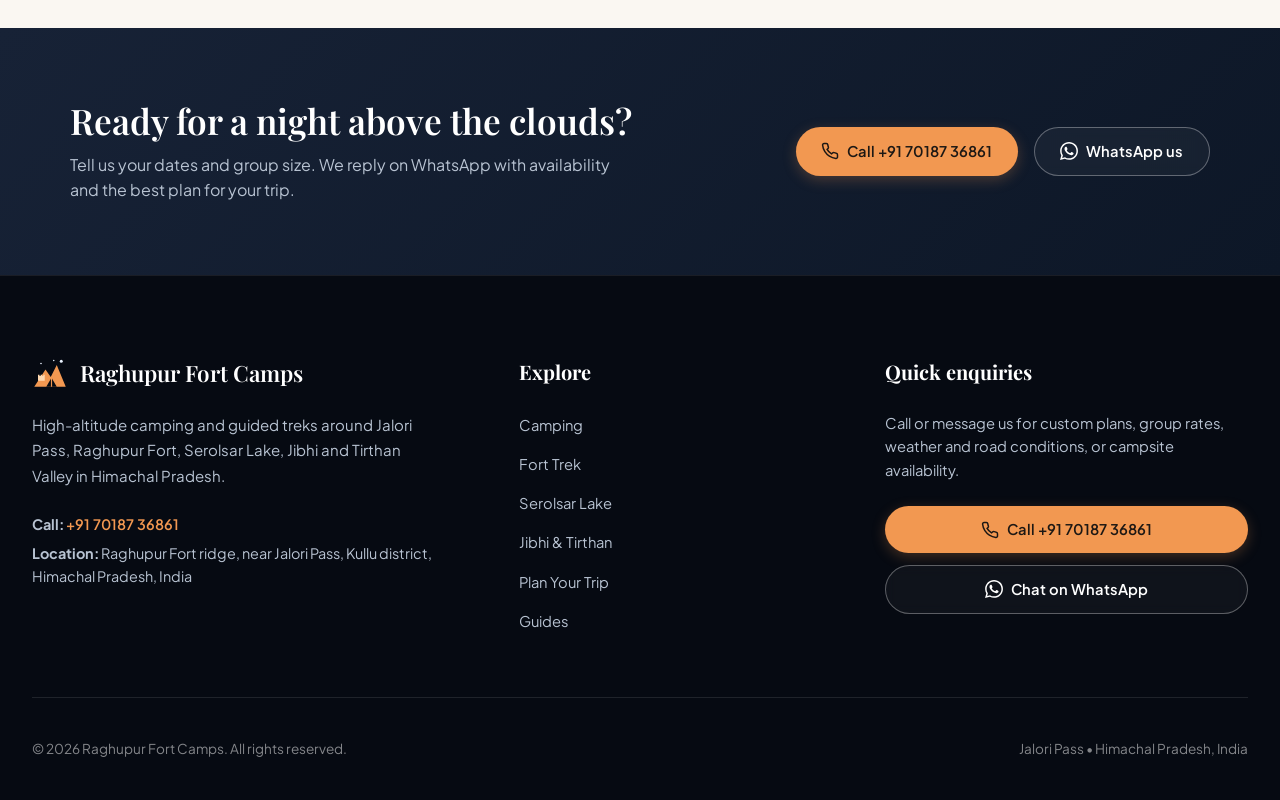
<file: things-to-do-in-jibhi.html>
<!DOCTYPE html>
<html lang="en">
<head>
<meta charset="UTF-8">
<meta name="viewport" content="width=device-width, initial-scale=1.0">
<title>Things to Do in Jibhi &amp; Around: Waterfalls, Forts, Treks</title>
<meta name="description" content="Things to do in Jibhi, Himachal: Jibhi and Chhoie waterfalls, Chehni Kothi, Tirthan Valley, Serolsar Lake, Raghupur Fort and a camp night near Jalori Pass.">
<meta name="robots" content="index,follow,max-image-preview:large">
<link rel="canonical" href="https://www.raghupurcamps.com/things-to-do-in-jibhi.html">
<link rel="alternate" hreflang="en-IN" href="https://www.raghupurcamps.com/things-to-do-in-jibhi.html">
<link rel="alternate" hreflang="x-default" href="https://www.raghupurcamps.com/things-to-do-in-jibhi.html">
<meta name="geo.region" content="IN-HP">
<meta name="geo.placename" content="Jalori Pass, Kullu, Himachal Pradesh">
<meta name="theme-color" content="#050a12">
<meta property="og:type" content="website">
<meta property="og:site_name" content="Raghupur Fort Camps">
<meta property="og:locale" content="en_IN">
<meta property="og:title" content="Things to Do in Jibhi &amp; Around: Waterfalls, Forts, Treks">
<meta property="og:description" content="Things to do in Jibhi, Himachal: Jibhi and Chhoie waterfalls, Chehni Kothi, Tirthan Valley, Serolsar Lake, Raghupur Fort and a camp night near Jalori Pass.">
<meta property="og:url" content="https://www.raghupurcamps.com/things-to-do-in-jibhi.html">
<meta property="og:image" content="https://www.raghupurcamps.com/og-image.jpg">
<meta property="og:image:width" content="1200">
<meta property="og:image:height" content="630">
<meta property="og:image:alt" content="Raghupur Fort Camps: Milky Way over the camp ridge near Jalori Pass">
<meta name="twitter:card" content="summary_large_image">
<meta name="twitter:title" content="Things to Do in Jibhi &amp; Around: Waterfalls, Forts, Treks">
<meta name="twitter:description" content="Things to do in Jibhi, Himachal: Jibhi and Chhoie waterfalls, Chehni Kothi, Tirthan Valley, Serolsar Lake, Raghupur Fort and a camp night near Jalori Pass.">
<meta name="twitter:image" content="https://www.raghupurcamps.com/og-image.jpg">
<link rel="icon" href="favicon.svg" type="image/svg+xml">
<link rel="icon" href="logo.png" type="image/png" sizes="512x512">
<link rel="apple-touch-icon" href="apple-touch-icon.png">
<link rel="preconnect" href="https://fonts.googleapis.com">
<link rel="preconnect" href="https://fonts.gstatic.com" crossorigin>
<link href="https://fonts.googleapis.com/css2?family=Playfair+Display:ital,wght@0,500;0,600;0,700;1,400&amp;family=Plus+Jakarta+Sans:wght@400;500;600;700&amp;display=swap" rel="stylesheet">
<link rel="stylesheet" href="styles.css">
<script type="application/ld+json">{"@context": "https://schema.org", "@type": "BreadcrumbList", "itemListElement": [{"@type": "ListItem", "position": 1, "name": "Home", "item": "https://www.raghupurcamps.com/"}, {"@type": "ListItem", "position": 2, "name": "Guides", "item": "https://www.raghupurcamps.com/guides.html"}, {"@type": "ListItem", "position": 3, "name": "Things to do in Jibhi", "item": "https://www.raghupurcamps.com/things-to-do-in-jibhi.html"}]}</script>
<script type="application/ld+json">{"@context": "https://schema.org", "@type": "Article", "headline": "Things to do in Jibhi and around", "description": "Things to do in Jibhi, Himachal: Jibhi and Chhoie waterfalls, Chehni Kothi, Tirthan Valley, Serolsar Lake, Raghupur Fort and a camp night near Jalori Pass.", "datePublished": "2026-11-20", "dateModified": "2026-11-20", "image": "https://www.raghupurcamps.com/images/raghupur-fort-ridge-sunset-view.jpg", "inLanguage": "en-IN", "mainEntityOfPage": "https://www.raghupurcamps.com/things-to-do-in-jibhi.html", "author": {"@type": "Organization", "name": "Raghupur Fort Camps", "url": "https://www.raghupurcamps.com/"}, "publisher": {"@type": "Organization", "name": "Raghupur Fort Camps", "logo": {"@type": "ImageObject", "url": "https://www.raghupurcamps.com/logo.png"}}}</script>
<script type="application/ld+json">{"@context": "https://schema.org", "@type": "FAQPage", "mainEntity": [{"@type": "Question", "name": "How far is Jibhi from Jalori Pass?", "acceptedAnswer": {"@type": "Answer", "text": "Jalori Pass is about 12 km above Jibhi by road. The last stretch is steep, so allow extra time."}}, {"@type": "Question", "name": "How many days do I need in Jibhi?", "acceptedAnswer": {"@type": "Answer", "text": "Two to three days lets you see the waterfalls, Chehni Kothi and do one trek. Add a night on the ridge for the full experience."}}, {"@type": "Question", "name": "What is the best time to visit Jibhi?", "acceptedAnswer": {"@type": "Answer", "text": "April to June and September to November are the most comfortable. Monsoon brings heavy rain, and winter brings snow at higher altitude."}}, {"@type": "Question", "name": "Can we arrange a full circuit?", "acceptedAnswer": {"@type": "Answer", "text": "Yes. We plan trips that link Jibhi, Jalori Pass, Serolsar Lake and the camp. Message us with your dates and group size."}}]}</script>
</head>
<body data-page="things-to-do-in-jibhi.html">
<a class="skip-link" href="#main">Skip to content</a>
<header class="site-header" id="header">
  <div class="header-container">
    <a href="index.html" class="brand-logo" aria-label="Raghupur Fort Camps home"><svg class="brand-icon" viewBox="0 0 48 48" aria-hidden="true"><path d="M3 41 18 18l7 10 8-16 12 29z" fill="#f29851"/><path d="M19 41l7-12 7 12z" fill="#050a12"/><path d="M26 29v12" stroke="#f29851" stroke-width="1.6"/><path d="M8 33V25h2v1.5h1.5V25h2v1.5H15V25h2v8z" fill="#ffd9b0"/><circle cx="39" cy="7" r="2" fill="#eaf3ff"/><circle cx="29" cy="6" r="1" fill="#eaf3ff"/><circle cx="12" cy="10" r="1.1" fill="#eaf3ff"/></svg><span class="brand-name">Raghupur Fort Camps</span></a>
    <nav class="nav-menu" aria-label="Main"><a href="raghupur-fort-camping.html" class="nav-link">Camping</a><a href="raghupur-fort-trek.html" class="nav-link">Fort Trek</a><a href="serolsar-lake-trek.html" class="nav-link">Serolsar Lake</a><a href="jibhi-tirthan-valley.html" class="nav-link">Jibhi &amp; Tirthan</a><a href="plan-your-trip.html" class="nav-link">Plan Your Trip</a><a href="guides.html" class="nav-link" aria-current="page">Guides</a></nav>
    <div class="header-actions">
      <button type="button" class="btn btn-amber pill-btn header-book" data-book="custom">Book now</button>
      <button type="button" class="mobile-toggle" id="mobile-toggle" aria-label="Open menu" aria-expanded="false" aria-controls="mobile-drawer"><span></span><span></span><span></span></button>
    </div>
  </div>
</header>
<div class="drawer-overlay" id="drawer-overlay"></div>
<aside class="mobile-drawer" id="mobile-drawer" aria-label="Menu">
  <div class="drawer-header">
    <span class="brand-logo"><svg class="brand-icon" viewBox="0 0 48 48" aria-hidden="true"><path d="M3 41 18 18l7 10 8-16 12 29z" fill="#f29851"/><path d="M19 41l7-12 7 12z" fill="#050a12"/><path d="M26 29v12" stroke="#f29851" stroke-width="1.6"/><path d="M8 33V25h2v1.5h1.5V25h2v1.5H15V25h2v8z" fill="#ffd9b0"/><circle cx="39" cy="7" r="2" fill="#eaf3ff"/><circle cx="29" cy="6" r="1" fill="#eaf3ff"/><circle cx="12" cy="10" r="1.1" fill="#eaf3ff"/></svg><span>Raghupur Fort Camps</span></span>
    <button type="button" class="close-drawer" id="close-drawer" aria-label="Close menu">&times;</button>
  </div>
  <nav class="drawer-links" aria-label="Mobile"><a href="raghupur-fort-camping.html" class="drawer-link">Camping</a><a href="raghupur-fort-trek.html" class="drawer-link">Fort Trek</a><a href="serolsar-lake-trek.html" class="drawer-link">Serolsar Lake</a><a href="jibhi-tirthan-valley.html" class="drawer-link">Jibhi &amp; Tirthan</a><a href="plan-your-trip.html" class="drawer-link">Plan Your Trip</a><a href="guides.html" class="drawer-link" aria-current="page">Guides</a></nav>
  <div class="drawer-footer">
    <a href="tel:+917018736861" class="btn btn-amber pill-btn full-width"><svg class="btn-icon" viewBox="0 0 24 24" fill="none" stroke="currentColor" stroke-width="2" aria-hidden="true"><path d="M22 16.92v3a2 2 0 0 1-2.18 2 19.79 19.79 0 0 1-8.63-3.07 19.5 19.5 0 0 1-6-6 19.79 19.79 0 0 1-3.07-8.67A2 2 0 0 1 4.11 2h3a2 2 0 0 1 2 1.72 12.84 12.84 0 0 0 .7 2.81 2 2 0 0 1-.45 2.11L8.09 9.91a16 16 0 0 0 6 6l1.27-1.27a2 2 0 0 1 2.11-.45 12.84 12.84 0 0 0 2.81.7A2 2 0 0 1 22 16.92z"/></svg>Call +91 70187 36861</a>
    <a href="https://wa.me/917018736861?text=Hi%2C%20I%20would%20like%20to%20enquire%20about%20Raghupur%20Fort%20Camps%20and%20treks." target="_blank" rel="noopener noreferrer" class="btn btn-outline-white pill-btn full-width"><svg class="btn-icon" viewBox="0 0 24 24" fill="currentColor" aria-hidden="true"><path d="M.057 24l1.687-6.163c-1.041-1.804-1.588-3.849-1.587-5.946.003-6.556 5.338-11.891 11.893-11.891 3.181.001 6.167 1.24 8.413 3.488 2.245 2.248 3.481 5.236 3.48 8.414-.003 6.557-5.338 11.892-11.893 11.892-1.99-.001-3.951-.5-5.688-1.448l-6.305 1.654zm6.597-3.807c1.676.995 3.276 1.591 5.392 1.592 5.448 0 9.886-4.434 9.889-9.885.002-5.462-4.415-9.89-9.881-9.892-5.452 0-9.887 4.434-9.889 9.884-.001 2.225.651 3.891 1.746 5.634l-.999 3.648 3.742-.981zm11.387-5.464c-.074-.124-.272-.198-.57-.347-.297-.149-1.758-.868-2.031-.967-.272-.099-.47-.149-.669.149-.198.297-.768.967-.941 1.165-.173.198-.347.223-.644.074-.297-.149-1.255-.462-2.39-1.475-.883-.788-1.48-1.761-1.653-2.059-.173-.297-.018-.458.13-.606.134-.133.297-.347.446-.521.151-.172.2-.296.3-.495.099-.198.05-.372-.025-.521-.075-.148-.669-1.611-.916-2.206-.242-.579-.487-.501-.669-.51l-.57-.01c-.198 0-.52.074-.792.372s-1.04 1.016-1.04 2.479 1.065 2.876 1.213 3.074c.149.198 2.095 3.2 5.076 4.487.709.306 1.263.489 1.694.626.712.226 1.36.194 1.872.118.571-.085 1.758-.719 2.006-1.413.248-.695.248-1.29.173-1.414z"/></svg>Chat on WhatsApp</a>
  </div>
</aside>
<main id="main">
<section class="hero-section">
  <canvas id="starfield" class="star-canvas" aria-hidden="true"></canvas>
  <svg class="hero-ridge" viewBox="0 0 1440 170" preserveAspectRatio="none" aria-hidden="true">
    <path class="ridge-back" d="M0 170V96l90-36 100 42 120-70 110 62 130-52 120 66 140-80 130 70 110-46 120 60 120-54 150 62v100z"/>
    <path class="ridge-front" d="M0 170v-40l140-34 120 30 160-52 150 44 130-30 170 46 150-40 140 36 130-28 150 30v38z"/>
  </svg>
  <div class="hero-container">
    <nav class="hero-breadcrumbs" aria-label="Breadcrumb"><a href="index.html">Home</a><span class="breadcrumb-separator" aria-hidden="true">/</span><a href="guides.html">Guides</a><span class="breadcrumb-separator" aria-hidden="true">/</span><span class="breadcrumb-current" aria-current="page">Things to do in Jibhi</span></nav>
    <p class="hero-kicker">Travel guide &bull; Jalori Pass</p>
    <h1 class="hero-title">Things to do in Jibhi <span class="italic-accent">and around</span></h1>
    <p class="hero-subtitle">Waterfalls, a wooden tower, a sacred lake and a fort ruin within easy reach.</p>
    <div class="hero-actions"><a href="tel:+917018736861" class="btn btn-amber pill-btn btn-hero"><svg class="btn-icon" viewBox="0 0 24 24" fill="none" stroke="currentColor" stroke-width="2" aria-hidden="true"><path d="M22 16.92v3a2 2 0 0 1-2.18 2 19.79 19.79 0 0 1-8.63-3.07 19.5 19.5 0 0 1-6-6 19.79 19.79 0 0 1-3.07-8.67A2 2 0 0 1 4.11 2h3a2 2 0 0 1 2 1.72 12.84 12.84 0 0 0 .7 2.81 2 2 0 0 1-.45 2.11L8.09 9.91a16 16 0 0 0 6 6l1.27-1.27a2 2 0 0 1 2.11-.45 12.84 12.84 0 0 0 2.81.7A2 2 0 0 1 22 16.92z"/></svg>Call +91 70187 36861</a><a href="https://wa.me/917018736861?text=Hi%2C%20I%20read%20your%20guide%20and%20would%20like%20to%20plan%20a%20trip." target="_blank" rel="noopener noreferrer" class="btn btn-outline-white pill-btn btn-hero"><svg class="btn-icon" viewBox="0 0 24 24" fill="currentColor" aria-hidden="true"><path d="M.057 24l1.687-6.163c-1.041-1.804-1.588-3.849-1.587-5.946.003-6.556 5.338-11.891 11.893-11.891 3.181.001 6.167 1.24 8.413 3.488 2.245 2.248 3.481 5.236 3.48 8.414-.003 6.557-5.338 11.892-11.893 11.892-1.99-.001-3.951-.5-5.688-1.448l-6.305 1.654zm6.597-3.807c1.676.995 3.276 1.591 5.392 1.592 5.448 0 9.886-4.434 9.889-9.885.002-5.462-4.415-9.89-9.881-9.892-5.452 0-9.887 4.434-9.889 9.884-.001 2.225.651 3.891 1.746 5.634l-.999 3.648 3.742-.981zm11.387-5.464c-.074-.124-.272-.198-.57-.347-.297-.149-1.758-.868-2.031-.967-.272-.099-.47-.149-.669.149-.198.297-.768.967-.941 1.165-.173.198-.347.223-.644.074-.297-.149-1.255-.462-2.39-1.475-.883-.788-1.48-1.761-1.653-2.059-.173-.297-.018-.458.13-.606.134-.133.297-.347.446-.521.151-.172.2-.296.3-.495.099-.198.05-.372-.025-.521-.075-.148-.669-1.611-.916-2.206-.242-.579-.487-.501-.669-.51l-.57-.01c-.198 0-.52.074-.792.372s-1.04 1.016-1.04 2.479 1.065 2.876 1.213 3.074c.149.198 2.095 3.2 5.076 4.487.709.306 1.263.489 1.694.626.712.226 1.36.194 1.872.118.571-.085 1.758-.719 2.006-1.413.248-.695.248-1.29.173-1.414z"/></svg>WhatsApp</a></div>
  </div>
</section>
<section class="editorial-section">
  <div class="content-container prose">
    <p class="editorial-lead">Jibhi is a small village in the Seraj region of Himachal Pradesh, about 12 km below Jalori Pass. It is quiet, green and easy to base yourself in for several days. These are the places and activities that people most often fit into a Jibhi trip.</p>
    <p class="prose-meta">By Raghupur Fort Camps &bull; Updated 20 Nov 2026</p>
    <section class="prose-section"><h2>Walk to Jibhi and Chhoie waterfalls</h2><p>Short forest walks lead to tucked-away cascades through cedar and fern, with simple wooden bridges along the way. They suit all ages and make a good first-day plan.</p></section><figure class="media-frame"><picture><source type="image/webp" srcset="images/raghupur-fort-ridge-sunset-view-480.webp 480w, images/raghupur-fort-ridge-sunset-view.webp 768w" sizes="(max-width: 768px) 100vw, 520px"><img src="images/raghupur-fort-ridge-sunset-view.jpg" srcset="images/raghupur-fort-ridge-sunset-view-480.jpg 480w, images/raghupur-fort-ridge-sunset-view.jpg 768w" sizes="(max-width: 768px) 100vw, 520px" alt="Traveller sitting on the grassy ridge at Raghupur Fort watching the sun set over layered Himalayan ranges" width="768" height="1024" class="media-img" loading="lazy" decoding="async" onerror="this.closest('.media-frame').classList.add('img-failed')"></picture><figcaption class="media-caption"><span>Sunset from the ridge above Jibhi</span><span class="badge">Our camp</span></figcaption></figure><section class="prose-section"><h2>See Chehni Kothi</h2><p>Chehni Kothi in Chehni village near Banjar is a tall tower built in the Kath-Kuni style, with alternating layers of stone and timber. It is about 45 m tall and is believed to be around 350 years old. The technique is well suited to a region with earthquakes.</p></section><section class="prose-section"><h2>Explore Tirthan Valley and the Great Himalayan National Park</h2><p>Tirthan Valley leads to the Great Himalayan National Park, a UNESCO World Heritage Site known for wildlife such as the Himalayan monal and clear trout streams. See our <a href="jibhi-tirthan-valley.html">Jibhi and Tirthan Valley guide</a>.</p></section><section class="prose-section"><h2>Trek to Serolsar Lake</h2><p>From Jalori Pass, an easy 5 km forest walk reaches the sacred Serolsar Lake. Our <a href="serolsar-lake-trek-guide.html">Serolsar Lake trek guide</a> has the distance, difficulty and best time.</p></section><section class="prose-section"><h2>Walk to Raghupur Fort</h2><p>The ridge walk from Jalori Pass to the ruined fort is about 3 km, with long views at the top. Read the <a href="raghupur-fort-trek-guide.html">Raghupur Fort guide</a>.</p></section><section class="prose-section"><h2>Camp above the clouds</h2><p>End a day on the ridge with dinner, a campfire and a night in a tent at <a href="raghupur-fort-camping.html">Raghupur Fort camp</a>. A simple three-day plan: day one in Jibhi for waterfalls and Chehni Kothi, day two for the Serolsar trek and a camp night, day three for the fort at sunrise.</p></section>
    <section class="prose-section"><h2>Frequently asked questions</h2><div class="faq-list"><details class="faq-item"><summary>How far is Jibhi from Jalori Pass?</summary><div class="faq-answer"><p>Jalori Pass is about 12 km above Jibhi by road. The last stretch is steep, so allow extra time.</p></div></details><details class="faq-item"><summary>How many days do I need in Jibhi?</summary><div class="faq-answer"><p>Two to three days lets you see the waterfalls, Chehni Kothi and do one trek. Add a night on the ridge for the full experience.</p></div></details><details class="faq-item"><summary>What is the best time to visit Jibhi?</summary><div class="faq-answer"><p>April to June and September to November are the most comfortable. Monsoon brings heavy rain, and winter brings snow at higher altitude.</p></div></details><details class="faq-item"><summary>Can we arrange a full circuit?</summary><div class="faq-answer"><p>Yes. We plan trips that link Jibhi, Jalori Pass, Serolsar Lake and the camp. Message us with your dates and group size.</p></div></details></div></section>
    <section class="prose-section"><h2>Keep planning</h2><ul class="prose-links"><li><a href="jibhi-tirthan-valley.html">Jibhi and Tirthan Valley</a></li><li><a href="serolsar-lake-trek-guide.html">Serolsar Lake trek guide</a></li><li><a href="camping-jalori-pass-vs-jibhi-riverside.html">Ridge or riverside camping</a></li><li><a href="plan-your-trip.html">Plan your trip</a></li></ul></section>
  </div>
</section>
<section class="cta-band"><div class="content-container cta-inner"><div><h2>Ready for a night above the clouds?</h2><p>Tell us your dates and group size. We reply on WhatsApp with availability and the best plan for your trip.</p></div><div class="cta-actions"><a href="tel:+917018736861" class="btn btn-amber pill-btn"><svg class="btn-icon" viewBox="0 0 24 24" fill="none" stroke="currentColor" stroke-width="2" aria-hidden="true"><path d="M22 16.92v3a2 2 0 0 1-2.18 2 19.79 19.79 0 0 1-8.63-3.07 19.5 19.5 0 0 1-6-6 19.79 19.79 0 0 1-3.07-8.67A2 2 0 0 1 4.11 2h3a2 2 0 0 1 2 1.72 12.84 12.84 0 0 0 .7 2.81 2 2 0 0 1-.45 2.11L8.09 9.91a16 16 0 0 0 6 6l1.27-1.27a2 2 0 0 1 2.11-.45 12.84 12.84 0 0 0 2.81.7A2 2 0 0 1 22 16.92z"/></svg>Call +91 70187 36861</a><a href="https://wa.me/917018736861?text=Hi%2C%20I%20would%20like%20to%20plan%20a%20trip%20to%20Raghupur%20Fort%20Camps." target="_blank" rel="noopener noreferrer" class="btn btn-outline-white pill-btn"><svg class="btn-icon" viewBox="0 0 24 24" fill="currentColor" aria-hidden="true"><path d="M.057 24l1.687-6.163c-1.041-1.804-1.588-3.849-1.587-5.946.003-6.556 5.338-11.891 11.893-11.891 3.181.001 6.167 1.24 8.413 3.488 2.245 2.248 3.481 5.236 3.48 8.414-.003 6.557-5.338 11.892-11.893 11.892-1.99-.001-3.951-.5-5.688-1.448l-6.305 1.654zm6.597-3.807c1.676.995 3.276 1.591 5.392 1.592 5.448 0 9.886-4.434 9.889-9.885.002-5.462-4.415-9.89-9.881-9.892-5.452 0-9.887 4.434-9.889 9.884-.001 2.225.651 3.891 1.746 5.634l-.999 3.648 3.742-.981zm11.387-5.464c-.074-.124-.272-.198-.57-.347-.297-.149-1.758-.868-2.031-.967-.272-.099-.47-.149-.669.149-.198.297-.768.967-.941 1.165-.173.198-.347.223-.644.074-.297-.149-1.255-.462-2.39-1.475-.883-.788-1.48-1.761-1.653-2.059-.173-.297-.018-.458.13-.606.134-.133.297-.347.446-.521.151-.172.2-.296.3-.495.099-.198.05-.372-.025-.521-.075-.148-.669-1.611-.916-2.206-.242-.579-.487-.501-.669-.51l-.57-.01c-.198 0-.52.074-.792.372s-1.04 1.016-1.04 2.479 1.065 2.876 1.213 3.074c.149.198 2.095 3.2 5.076 4.487.709.306 1.263.489 1.694.626.712.226 1.36.194 1.872.118.571-.085 1.758-.719 2.006-1.413.248-.695.248-1.29.173-1.414z"/></svg>WhatsApp us</a></div></div></section>
</main>
<footer class="site-footer">
  <div class="footer-container">
    <div class="footer-grid">
      <div class="footer-col">
        <div class="footer-brand"><svg class="brand-icon" viewBox="0 0 48 48" aria-hidden="true"><path d="M3 41 18 18l7 10 8-16 12 29z" fill="#f29851"/><path d="M19 41l7-12 7 12z" fill="#050a12"/><path d="M26 29v12" stroke="#f29851" stroke-width="1.6"/><path d="M8 33V25h2v1.5h1.5V25h2v1.5H15V25h2v8z" fill="#ffd9b0"/><circle cx="39" cy="7" r="2" fill="#eaf3ff"/><circle cx="29" cy="6" r="1" fill="#eaf3ff"/><circle cx="12" cy="10" r="1.1" fill="#eaf3ff"/></svg><span>Raghupur Fort Camps</span></div>
        <p class="footer-desc">High-altitude camping and guided treks around Jalori Pass, Raghupur Fort, Serolsar Lake, Jibhi and Tirthan Valley in Himachal Pradesh.</p>
        <div class="footer-contacts">
          <p><strong>Call:</strong> <a href="tel:+917018736861">+91 70187 36861</a></p>
          <p><strong>Location:</strong> Raghupur Fort ridge, near Jalori Pass, Kullu district, Himachal Pradesh, India</p>
        </div>
      </div>
      <div class="footer-col">
        <h2 class="footer-heading">Explore</h2>
        <ul class="footer-links"><li><a href="raghupur-fort-camping.html">Camping</a></li><li><a href="raghupur-fort-trek.html">Fort Trek</a></li><li><a href="serolsar-lake-trek.html">Serolsar Lake</a></li><li><a href="jibhi-tirthan-valley.html">Jibhi &amp; Tirthan</a></li><li><a href="plan-your-trip.html">Plan Your Trip</a></li><li><a href="guides.html">Guides</a></li></ul>
      </div>
      <div class="footer-col">
        <h2 class="footer-heading">Quick enquiries</h2>
        <p class="footer-small">Call or message us for custom plans, group rates, weather and road conditions, or campsite availability.</p>
        <div class="footer-cta-stack">
          <a href="tel:+917018736861" class="btn btn-amber pill-btn full-width"><svg class="btn-icon" viewBox="0 0 24 24" fill="none" stroke="currentColor" stroke-width="2" aria-hidden="true"><path d="M22 16.92v3a2 2 0 0 1-2.18 2 19.79 19.79 0 0 1-8.63-3.07 19.5 19.5 0 0 1-6-6 19.79 19.79 0 0 1-3.07-8.67A2 2 0 0 1 4.11 2h3a2 2 0 0 1 2 1.72 12.84 12.84 0 0 0 .7 2.81 2 2 0 0 1-.45 2.11L8.09 9.91a16 16 0 0 0 6 6l1.27-1.27a2 2 0 0 1 2.11-.45 12.84 12.84 0 0 0 2.81.7A2 2 0 0 1 22 16.92z"/></svg>Call +91 70187 36861</a>
          <a href="https://wa.me/917018736861?text=Hi%2C%20I%20would%20like%20to%20enquire%20about%20camping%20and%20trekking." target="_blank" rel="noopener noreferrer" class="btn btn-outline-white pill-btn full-width"><svg class="btn-icon" viewBox="0 0 24 24" fill="currentColor" aria-hidden="true"><path d="M.057 24l1.687-6.163c-1.041-1.804-1.588-3.849-1.587-5.946.003-6.556 5.338-11.891 11.893-11.891 3.181.001 6.167 1.24 8.413 3.488 2.245 2.248 3.481 5.236 3.48 8.414-.003 6.557-5.338 11.892-11.893 11.892-1.99-.001-3.951-.5-5.688-1.448l-6.305 1.654zm6.597-3.807c1.676.995 3.276 1.591 5.392 1.592 5.448 0 9.886-4.434 9.889-9.885.002-5.462-4.415-9.89-9.881-9.892-5.452 0-9.887 4.434-9.889 9.884-.001 2.225.651 3.891 1.746 5.634l-.999 3.648 3.742-.981zm11.387-5.464c-.074-.124-.272-.198-.57-.347-.297-.149-1.758-.868-2.031-.967-.272-.099-.47-.149-.669.149-.198.297-.768.967-.941 1.165-.173.198-.347.223-.644.074-.297-.149-1.255-.462-2.39-1.475-.883-.788-1.48-1.761-1.653-2.059-.173-.297-.018-.458.13-.606.134-.133.297-.347.446-.521.151-.172.2-.296.3-.495.099-.198.05-.372-.025-.521-.075-.148-.669-1.611-.916-2.206-.242-.579-.487-.501-.669-.51l-.57-.01c-.198 0-.52.074-.792.372s-1.04 1.016-1.04 2.479 1.065 2.876 1.213 3.074c.149.198 2.095 3.2 5.076 4.487.709.306 1.263.489 1.694.626.712.226 1.36.194 1.872.118.571-.085 1.758-.719 2.006-1.413.248-.695.248-1.29.173-1.414z"/></svg>Chat on WhatsApp</a>
        </div>
      </div>
    </div>
    <div class="footer-bottom">
      <p>&copy; 2026 Raghupur Fort Camps. All rights reserved.</p>
      <p>Jalori Pass &bull; Himachal Pradesh, India</p>
    </div>
  </div>
</footer>
<div class="floating-quick-bar">
  <a href="tel:+917018736861" class="quick-btn quick-call"><svg class="btn-icon" viewBox="0 0 24 24" fill="none" stroke="currentColor" stroke-width="2" aria-hidden="true"><path d="M22 16.92v3a2 2 0 0 1-2.18 2 19.79 19.79 0 0 1-8.63-3.07 19.5 19.5 0 0 1-6-6 19.79 19.79 0 0 1-3.07-8.67A2 2 0 0 1 4.11 2h3a2 2 0 0 1 2 1.72 12.84 12.84 0 0 0 .7 2.81 2 2 0 0 1-.45 2.11L8.09 9.91a16 16 0 0 0 6 6l1.27-1.27a2 2 0 0 1 2.11-.45 12.84 12.84 0 0 0 2.81.7A2 2 0 0 1 22 16.92z"/></svg><span>Call</span></a>
  <a href="https://wa.me/917018736861?text=Hi%2C%20I%20am%20interested%20in%20Raghupur%20Fort%20Camps%20and%20treks." target="_blank" rel="noopener noreferrer" class="quick-btn quick-whatsapp"><svg class="btn-icon" viewBox="0 0 24 24" fill="currentColor" aria-hidden="true"><path d="M.057 24l1.687-6.163c-1.041-1.804-1.588-3.849-1.587-5.946.003-6.556 5.338-11.891 11.893-11.891 3.181.001 6.167 1.24 8.413 3.488 2.245 2.248 3.481 5.236 3.48 8.414-.003 6.557-5.338 11.892-11.893 11.892-1.99-.001-3.951-.5-5.688-1.448l-6.305 1.654zm6.597-3.807c1.676.995 3.276 1.591 5.392 1.592 5.448 0 9.886-4.434 9.889-9.885.002-5.462-4.415-9.89-9.881-9.892-5.452 0-9.887 4.434-9.889 9.884-.001 2.225.651 3.891 1.746 5.634l-.999 3.648 3.742-.981zm11.387-5.464c-.074-.124-.272-.198-.57-.347-.297-.149-1.758-.868-2.031-.967-.272-.099-.47-.149-.669.149-.198.297-.768.967-.941 1.165-.173.198-.347.223-.644.074-.297-.149-1.255-.462-2.39-1.475-.883-.788-1.48-1.761-1.653-2.059-.173-.297-.018-.458.13-.606.134-.133.297-.347.446-.521.151-.172.2-.296.3-.495.099-.198.05-.372-.025-.521-.075-.148-.669-1.611-.916-2.206-.242-.579-.487-.501-.669-.51l-.57-.01c-.198 0-.52.074-.792.372s-1.04 1.016-1.04 2.479 1.065 2.876 1.213 3.074c.149.198 2.095 3.2 5.076 4.487.709.306 1.263.489 1.694.626.712.226 1.36.194 1.872.118.571-.085 1.758-.719 2.006-1.413.248-.695.248-1.29.173-1.414z"/></svg><span>WhatsApp</span></a>
</div>
<dialog id="booking-dialog" class="booking-dialog" aria-labelledby="booking-title">
  <button type="button" class="modal-close" data-close-dialog aria-label="Close booking form">&times;</button>
  <div class="modal-header">
    <span class="modal-kicker">Booking enquiry</span>
    <h2 class="modal-title" id="booking-title">Book your Himalayan experience</h2>
    <p class="modal-desc">Send your details and we will confirm availability on WhatsApp.</p>
  </div>
  <form id="booking-form">
    <div class="form-group">
      <label for="form-package">Experience</label>
      <select id="form-package" name="package" class="form-control" required><option value="serolsar-day">Serolsar Lake guided day trek</option><option value="serolsar-combo">Serolsar + Raghupur Fort camp (2D / 1N)</option><option value="camp-standard">Camping: standard alpine dome tent</option><option value="camp-luxury">Camping: luxury meadow tent</option><option value="camp-astro">Camping: astrophile private setup</option><option value="fort-trek">Raghupur Fort trek with guide</option><option value="circuit">Full Seraj Valley circuit (3D / 2N)</option><option value="jibhi">Jibhi &amp; Tirthan Valley trip</option><option value="custom">Custom group / general enquiry</option></select>
    </div>
    <div class="form-row">
      <div class="form-group">
        <label for="form-name">Your name</label>
        <input type="text" id="form-name" name="name" class="form-control" placeholder="e.g. Rahul Sharma" autocomplete="name" required>
      </div>
      <div class="form-group">
        <label for="form-phone">Phone / WhatsApp</label>
        <input type="tel" id="form-phone" name="phone" class="form-control" placeholder="+91 XXXXX XXXXX" autocomplete="tel" inputmode="tel" pattern="[0-9+\s\-]{8,16}" title="Enter a valid phone number" required>
      </div>
    </div>
    <div class="form-row">
      <div class="form-group">
        <label for="form-date">Travel date</label>
        <input type="date" id="form-date" name="date" class="form-control" required>
      </div>
      <div class="form-group">
        <label for="form-guests">Guests</label>
        <select id="form-guests" name="guests" class="form-control">
          <option value="1">1 person</option>
          <option value="2" selected>2 people</option>
          <option value="3-5">3 to 5 people</option>
          <option value="6-10">6 to 10 people</option>
          <option value="10+">More than 10</option>
        </select>
      </div>
    </div>
    <div class="form-group">
      <label for="form-notes">Questions or requests <span class="optional">(optional)</span></label>
      <textarea id="form-notes" name="notes" class="form-control" rows="2" placeholder="Pickup from Aut or Bhuntar, food preferences, etc."></textarea>
    </div>
    <div class="modal-actions">
      <button type="submit" class="btn btn-amber pill-btn full-width">Send enquiry on WhatsApp</button>
      <a href="tel:+917018736861" class="btn btn-outline-dark pill-btn full-width">Or call +91 70187 36861</a>
    </div>
  </form>
</dialog>
<script src="app.js" defer></script>
</body>
</html>
</file>
<file: styles.css>
/* ==========================================================================
   RAGHUPUR FORT CAMPS & TREKS - DESIGN SYSTEM
   Editorial mountain aesthetic with a starry night hero
   ========================================================================== */

:root {
  --night-deep: #050a12;
  --night-mid: #0b1424;
  --night-light: #132038;
  
  --amber-primary: #f29851;
  --amber-hover: #e08339;
  --amber-light: #fef4ec;
  --amber-text: #1d1814;
  
  --cream-bg: #faf7f2;
  --cream-surface: #ffffff;
  --cream-card: #f5f0e6;
  --cream-border: #e8e1d5;
  
  --text-dark: #191f28;
  --text-body: #444c57;
  --text-muted: #5b6676;
  --text-white: #ffffff;
  --text-white-dim: #b8c3d2;
  --amber-ink: #a8570f;
  
  --font-serif: 'Playfair Display', Georgia, serif;
  --font-sans: 'Plus Jakarta Sans', system-ui, -apple-system, sans-serif;
  
  --transition: all 0.28s cubic-bezier(0.16, 1, 0.3, 1);
  --shadow-sm: 0 2px 8px rgba(0, 0, 0, 0.04);
  --shadow-md: 0 8px 24px rgba(0, 0, 0, 0.08);
  --shadow-lg: 0 16px 40px rgba(0, 0, 0, 0.12);
  --radius-pill: 9999px;
  --radius-card: 16px;
}

/* Reset & Global */
*, *::before, *::after {
  box-sizing: border-box;
  margin: 0;
  padding: 0;
}

html {
  scroll-padding-top: 90px;
  scroll-behavior: smooth;
  font-size: 16px;
}

body {
  font-family: var(--font-sans);
  background-color: var(--cream-bg);
  color: var(--text-body);
  line-height: 1.6;
  overflow-x: hidden;
  -webkit-font-smoothing: antialiased;
}

a {
  color: inherit;
  text-decoration: none;
}

img {
  max-width: 100%;
  height: auto;
  display: block;
}

button {
  font-family: inherit;
  cursor: pointer;
  border: none;
  background: none;
}

/* ==========================================================================
   NAVIGATION BAR
   ========================================================================== */
.site-header {
  position: fixed;
  top: 0;
  left: 0;
  right: 0;
  z-index: 100;
  background: rgba(5, 10, 18, 0.7);
  backdrop-filter: blur(12px);
  -webkit-backdrop-filter: blur(12px);
  border-bottom: 1px solid rgba(255, 255, 255, 0.07);
  transition: var(--transition);
}

.site-header.scrolled {
  background: rgba(5, 10, 18, 0.95);
  box-shadow: 0 4px 20px rgba(0, 0, 0, 0.3);
}

.header-container {
  max-width: 1240px;
  margin: 0 auto;
  padding: 1.1rem 2rem;
  display: flex;
  align-items: center;
  justify-content: space-between;
}

.brand-logo {
  display: flex;
  align-items: center;
  gap: 0.65rem;
  color: var(--text-white);
  font-family: var(--font-serif);
  font-size: 1.28rem;
  font-weight: 600;
  letter-spacing: -0.01em;
  transition: var(--transition);
}

.brand-icon {
  width: 36px;
  height: 36px;
  flex: none;
}

.brand-name {
  color: var(--text-white);
}

.nav-menu {
  display: flex;
  align-items: center;
  gap: 2rem;
}

.nav-link {
  color: var(--text-white-dim);
  font-size: 0.94rem;
  font-weight: 500;
  transition: var(--transition);
  position: relative;
  padding: 0.3rem 0;
}

.nav-link:hover {
  color: var(--text-white);
}

.nav-link.active {
  color: var(--amber-primary);
}

.nav-link.active::after {
  content: '';
  position: absolute;
  bottom: -4px;
  left: 0;
  right: 0;
  height: 2px;
  background: var(--amber-primary);
  border-radius: 2px;
}

.header-actions {
  display: flex;
  align-items: center;
  gap: 1rem;
}

/* ==========================================================================
   BUTTONS
   ========================================================================== */
.btn {
  display: inline-flex;
  align-items: center;
  justify-content: center;
  gap: 0.5rem;
  font-size: 0.92rem;
  font-weight: 600;
  padding: 0.72rem 1.6rem;
  border-radius: var(--radius-pill);
  transition: var(--transition);
  text-decoration: none;
  cursor: pointer;
  text-align: center;
}

.pill-btn {
  border-radius: var(--radius-pill);
}

.btn-amber {
  background-color: var(--amber-primary);
  color: var(--amber-text);
  box-shadow: 0 4px 14px rgba(242, 152, 81, 0.25);
}

.btn-amber:hover {
  background-color: var(--amber-hover);
  transform: translateY(-1px);
  box-shadow: 0 6px 18px rgba(242, 152, 81, 0.35);
}

.btn-outline-white {
  background: rgba(255, 255, 255, 0.04);
  color: var(--text-white);
  border: 1px solid rgba(255, 255, 255, 0.32);
  backdrop-filter: blur(6px);
}

.btn-outline-white:hover {
  background: rgba(255, 255, 255, 0.12);
  border-color: rgba(255, 255, 255, 0.6);
  transform: translateY(-1px);
}

.btn-outline-dark {
  background: transparent;
  color: var(--text-dark);
  border: 1px solid var(--cream-border);
}

.btn-outline-dark:hover {
  background: var(--cream-card);
  border-color: var(--text-muted);
}

.btn-dark {
  background: var(--text-dark);
  color: var(--text-white);
}

.btn-dark:hover {
  background: #2a3340;
  transform: translateY(-1px);
}

.btn-hero {
  padding: 0.82rem 1.85rem;
  font-size: 0.98rem;
}

.btn-icon {
  width: 18px;
  height: 18px;
}

.full-width {
  width: 100%;
}

/* Mobile Toggle */
.mobile-toggle {
  display: none;
  flex-direction: column;
  gap: 5px;
  width: 32px;
  padding: 4px;
}

.mobile-toggle span {
  display: block;
  height: 2px;
  background-color: var(--text-white);
  border-radius: 2px;
  transition: var(--transition);
}

/* ==========================================================================
   MOBILE DRAWER
   ========================================================================== */
.mobile-drawer {
  position: fixed;
  top: 0;
  right: -100%;
  width: 320px;
  max-width: 85%;
  height: 100vh;
  background: var(--night-mid);
  z-index: 200;
  padding: 2rem 1.5rem;
  display: flex;
  flex-direction: column;
  box-shadow: -10px 0 30px rgba(0, 0, 0, 0.5);
  transition: right 0.35s cubic-bezier(0.16, 1, 0.3, 1);
}

.mobile-drawer.open {
  right: 0;
}

.drawer-header {
  display: flex;
  align-items: center;
  justify-content: space-between;
  padding-bottom: 1.5rem;
  border-bottom: 1px solid rgba(255, 255, 255, 0.1);
}

.close-drawer {
  font-size: 2rem;
  color: var(--text-white);
  line-height: 1;
}

.drawer-links {
  display: flex;
  flex-direction: column;
  gap: 1.25rem;
  padding: 2rem 0;
}

.drawer-link {
  color: var(--text-white-dim);
  font-size: 1.1rem;
  font-weight: 500;
  transition: var(--transition);
}

.drawer-link.active, .drawer-link:hover {
  color: var(--amber-primary);
}

.drawer-footer {
  margin-top: auto;
  display: flex;
  flex-direction: column;
  gap: 0.75rem;
}

/* ==========================================================================
   HERO SECTIONS (NIGHT SKY & STARS CANVAS)
   ========================================================================== */
.hero-section {
  position: relative;
  min-height: 82vh;
  background: linear-gradient(180deg, #040810 0%, #091222 55%, #101c32 100%);
  display: flex;
  align-items: center;
  padding: 8.5rem 2rem 9rem;
  color: var(--text-white);
  overflow: hidden;
}

.star-canvas {
  position: absolute;
  top: 0;
  left: 0;
  width: 100%;
  height: 100%;
  pointer-events: none;
  z-index: 1;
}

.hero-container {
  position: relative;
  z-index: 3;
  max-width: 1240px;
  margin: 0 auto;
  width: 100%;
}

.hero-breadcrumbs {
  display: flex;
  align-items: center;
  gap: 0.5rem;
  font-size: 0.85rem;
  color: var(--text-white-dim);
  margin-bottom: 2.2rem;
}

.hero-breadcrumbs a:hover {
  color: var(--text-white);
}

.breadcrumb-separator {
  opacity: 0.5;
}

.breadcrumb-current {
  color: rgba(255, 255, 255, 0.75);
}

.hero-kicker {
  font-size: 0.76rem;
  font-weight: 700;
  letter-spacing: 0.22em;
  text-transform: uppercase;
  color: rgba(242, 152, 81, 0.95);
  margin-bottom: 1.1rem;
}

.hero-title {
  font-family: var(--font-serif);
  font-size: 4.4rem;
  font-weight: 500;
  line-height: 1.1;
  letter-spacing: -0.015em;
  color: #ffffff;
  margin-bottom: 1.6rem;
  max-width: 820px;
}

.hero-title .italic-accent {
  font-style: italic;
  font-weight: 400;
  color: var(--amber-primary);
}

.hero-subtitle {
  font-size: 1.12rem;
  color: rgba(235, 240, 248, 0.88);
  max-width: 540px;
  line-height: 1.65;
  margin-bottom: 2.4rem;
}

.hero-actions {
  display: flex;
  align-items: center;
  gap: 1.25rem;
  flex-wrap: wrap;
}

/* ==========================================================================
   EDITORIAL SECTION (WARM CREAM LINEN)
   ========================================================================== */
.editorial-section {
  background-color: var(--cream-bg);
  padding: 5.5rem 2rem;
  color: var(--text-dark);
}

.content-container {
  max-width: 1140px;
  margin: 0 auto;
}

.editorial-header {
  max-width: 840px;
  margin-bottom: 4rem;
}

.editorial-title {
  font-family: var(--font-serif);
  font-size: 2.85rem;
  font-weight: 600;
  color: var(--text-dark);
  line-height: 1.2;
  margin-bottom: 1.6rem;
  letter-spacing: -0.01em;
}

.editorial-lead {
  font-size: 1.15rem;
  line-height: 1.8;
  color: #3b4450;
  font-weight: 400;
}

/* Section Headings */
.section-tag {
  display: inline-block;
  font-size: 0.74rem;
  font-weight: 700;
  letter-spacing: 0.18em;
  text-transform: uppercase;
  color: var(--amber-hover);
  margin-bottom: 0.7rem;
}

.section-heading {
  font-family: var(--font-serif);
  font-size: 2.25rem;
  font-weight: 600;
  color: var(--text-dark);
  line-height: 1.25;
  margin-bottom: 1rem;
}

.section-description {
  font-size: 1.05rem;
  color: var(--text-muted);
  max-width: 640px;
  margin: 0 auto;
}

.center-header {
  text-align: center;
  margin-bottom: 3.5rem;
}

/* ==========================================================================
   STATS ROW / BENTO GRID
   ========================================================================== */
.stats-row {
  display: grid;
  grid-template-columns: repeat(4, 1fr);
  gap: 1.5rem;
  margin-bottom: 4.5rem;
}

.stat-card {
  background: var(--cream-surface);
  border: 1px solid var(--cream-border);
  padding: 2rem 1.75rem;
  border-radius: var(--radius-card);
  box-shadow: var(--shadow-sm);
  transition: var(--transition);
  display: flex;
  flex-direction: column;
}

.stat-card:hover {
  transform: translateY(-4px);
  box-shadow: var(--shadow-md);
  border-color: rgba(242, 152, 81, 0.4);
}

.stat-num {
  font-family: var(--font-serif);
  font-size: 2.4rem;
  font-weight: 700;
  color: var(--text-dark);
  line-height: 1.1;
  margin-bottom: 0.4rem;
}

.stat-label {
  font-size: 0.96rem;
  font-weight: 600;
  color: var(--amber-hover);
  margin-bottom: 0.25rem;
}

.stat-note {
  font-size: 0.82rem;
  color: var(--text-muted);
}

/* ==========================================================================
   STORY & FOLKLORE SPLIT SECTION
   ========================================================================== */
.story-grid {
  display: grid;
  grid-template-columns: 1.15fr 0.85fr;
  gap: 4rem;
  align-items: center;
  margin-bottom: 5.5rem;
}

.story-content {
  display: flex;
  flex-direction: column;
  gap: 1.25rem;
}

.story-heading {
  font-family: var(--font-serif);
  font-size: 2.1rem;
  font-weight: 600;
  color: var(--text-dark);
  line-height: 1.25;
}

.story-content p {
  font-size: 1.05rem;
  line-height: 1.75;
  color: #424a56;
}

.highlight-quote {
  border-left: 3px solid var(--amber-primary);
  padding-left: 1.5rem;
  margin-top: 0.8rem;
}

.highlight-quote p {
  font-family: var(--font-serif);
  font-style: italic;
  font-size: 1.15rem;
  color: var(--text-dark);
  line-height: 1.6;
}

.media-frame {
  position: relative;
  border-radius: 20px;
  overflow: hidden;
  box-shadow: var(--shadow-lg);
}

.media-img {
  width: 100%;
  height: 480px;
  object-fit: cover;
  transition: transform 0.6s ease;
}

.media-frame:hover .media-img {
  transform: scale(1.03);
}

.media-caption {
  position: absolute;
  bottom: 0;
  left: 0;
  right: 0;
  padding: 1.25rem 1.5rem;
  background: linear-gradient(to top, rgba(0, 0, 0, 0.8), transparent);
  color: var(--text-white);
  display: flex;
  align-items: center;
  justify-content: space-between;
  font-size: 0.9rem;
}

.badge {
  background: rgba(242, 152, 81, 0.9);
  color: #1a1510;
  font-size: 0.75rem;
  font-weight: 700;
  padding: 0.25rem 0.65rem;
  border-radius: var(--radius-pill);
}

/* ==========================================================================
   TRAIL TIMELINE
   ========================================================================== */
.trail-experience {
  margin-bottom: 5.5rem;
}

.timeline-trail {
  display: grid;
  grid-template-columns: repeat(4, 1fr);
  gap: 1.5rem;
  position: relative;
}

.trail-step {
  display: flex;
  flex-direction: column;
}

.step-marker {
  font-family: var(--font-serif);
  font-size: 1.6rem;
  font-weight: 700;
  color: var(--amber-primary);
  margin-bottom: 1rem;
  display: flex;
  align-items: center;
  gap: 0.5rem;
}

.step-marker::after {
  content: '';
  flex: 1;
  height: 1px;
  background: var(--cream-border);
}

.trail-step:last-child .step-marker::after {
  display: none;
}

.step-card {
  background: var(--cream-surface);
  border: 1px solid var(--cream-border);
  border-radius: var(--radius-card);
  padding: 1.5rem;
  height: 100%;
  box-shadow: var(--shadow-sm);
}

.step-card h4 {
  font-family: var(--font-serif);
  font-size: 1.15rem;
  color: var(--text-dark);
  margin-bottom: 0.65rem;
}

.step-card p {
  font-size: 0.92rem;
  color: var(--text-body);
  line-height: 1.6;
}

/* ==========================================================================
   BANNER BOX
   ========================================================================== */
.banner-box {
  background: linear-gradient(135deg, #172236 0%, #0d1727 100%);
  color: var(--text-white);
  border-radius: 20px;
  padding: 3rem;
  display: flex;
  align-items: center;
  justify-content: space-between;
  gap: 2.5rem;
  margin-bottom: 5.5rem;
  box-shadow: var(--shadow-md);
}

.banner-kicker {
  display: inline-block;
  font-size: 0.72rem;
  font-weight: 700;
  letter-spacing: 0.2em;
  color: var(--amber-primary);
  margin-bottom: 0.6rem;
}

.banner-text h3 {
  font-family: var(--font-serif);
  font-size: 2rem;
  font-weight: 600;
  margin-bottom: 0.8rem;
  line-height: 1.25;
}

.banner-text p {
  font-size: 1.05rem;
  color: var(--text-white-dim);
  max-width: 620px;
  line-height: 1.6;
}

.banner-action {
  display: flex;
  flex-direction: column;
  gap: 0.75rem;
  min-width: 220px;
}

/* ==========================================================================
   PACKAGES GRID
   ========================================================================== */
.packages-section {
  margin-bottom: 5.5rem;
}

.packages-grid {
  display: grid;
  grid-template-columns: repeat(3, 1fr);
  gap: 2rem;
  align-items: stretch;
}

.package-card {
  background: var(--cream-surface);
  border: 1px solid var(--cream-border);
  border-radius: 20px;
  padding: 2.5rem 2rem;
  display: flex;
  flex-direction: column;
  box-shadow: var(--shadow-sm);
  transition: var(--transition);
  position: relative;
}

.package-card:hover {
  transform: translateY(-6px);
  box-shadow: var(--shadow-lg);
}

.package-card.featured {
  border-color: var(--amber-primary);
  box-shadow: 0 12px 32px rgba(242, 152, 81, 0.15);
}

.featured-ribbon {
  position: absolute;
  top: -12px;
  right: 24px;
  background: var(--amber-primary);
  color: #1a1510;
  font-size: 0.75rem;
  font-weight: 700;
  padding: 0.35rem 0.85rem;
  border-radius: var(--radius-pill);
  text-transform: uppercase;
  letter-spacing: 0.08em;
}

.card-badge {
  font-size: 0.78rem;
  font-weight: 600;
  color: var(--amber-hover);
  text-transform: uppercase;
  letter-spacing: 0.1em;
  margin-bottom: 0.6rem;
}

.package-title {
  font-family: var(--font-serif);
  font-size: 1.55rem;
  font-weight: 600;
  color: var(--text-dark);
  line-height: 1.3;
  margin-bottom: 0.8rem;
}

.package-subtitle {
  font-size: 0.92rem;
  color: var(--text-muted);
  line-height: 1.55;
  margin-bottom: 1.5rem;
}

.package-price {
  font-family: var(--font-serif);
  font-size: 2.2rem;
  font-weight: 700;
  color: var(--text-dark);
  margin-bottom: 1.8rem;
  padding-bottom: 1.5rem;
  border-bottom: 1px solid var(--cream-border);
}

.package-price span {
  font-family: var(--font-sans);
  font-size: 0.85rem;
  font-weight: 500;
  color: var(--text-muted);
}

.package-features {
  list-style: none;
  display: flex;
  flex-direction: column;
  gap: 0.85rem;
  margin-bottom: 2rem;
  flex-grow: 1;
}

.package-features li {
  font-size: 0.94rem;
  color: var(--text-body);
  display: flex;
  align-items: flex-start;
  gap: 0.6rem;
}

.package-features li::before {
  content: '✓';
  color: var(--amber-hover);
  font-weight: 700;
}

/* ==========================================================================
   GUIDELINES BOX
   ========================================================================== */
.guidelines-box {
  background: var(--cream-card);
  border: 1px solid var(--cream-border);
  border-radius: 20px;
  padding: 2.5rem;
}

.guidelines-box h4 {
  font-family: var(--font-serif);
  font-size: 1.45rem;
  color: var(--text-dark);
  margin-bottom: 1.5rem;
  display: flex;
  align-items: center;
  gap: 0.65rem;
}

.icon-inline {
  width: 22px;
  height: 22px;
  color: var(--amber-hover);
}

.guidelines-grid {
  display: grid;
  grid-template-columns: repeat(3, 1fr);
  gap: 2rem;
}

.guide-item strong {
  display: block;
  font-size: 1rem;
  color: var(--text-dark);
  margin-bottom: 0.4rem;
}

.guide-item p {
  font-size: 0.92rem;
  color: var(--text-body);
  line-height: 1.6;
}

/* ==========================================================================
   CAMPING & VALLEY GRIDS
   ========================================================================== */
.camps-features-grid, .valley-places-grid, .route-cards-grid, .seasons-grid {
  display: grid;
  grid-template-columns: repeat(4, 1fr);
  gap: 1.5rem;
  margin-bottom: 4.5rem;
}

.valley-places-grid, .route-cards-grid {
  grid-template-columns: repeat(3, 1fr);
}

.feature-card, .season-card, .route-card {
  background: var(--cream-surface);
  border: 1px solid var(--cream-border);
  border-radius: var(--radius-card);
  padding: 2rem 1.75rem;
  box-shadow: var(--shadow-sm);
  transition: var(--transition);
}

.feature-card:hover, .season-card:hover, .route-card:hover {
  transform: translateY(-4px);
  box-shadow: var(--shadow-md);
}

.feature-icon {
  font-size: 2.2rem;
  margin-bottom: 1rem;
}

.feature-card h4, .route-card h4, .season-card h4 {
  font-family: var(--font-serif);
  font-size: 1.25rem;
  color: var(--text-dark);
  margin-bottom: 0.6rem;
}

.feature-card p, .route-card p, .season-card p {
  font-size: 0.92rem;
  color: var(--text-body);
  line-height: 1.6;
}

.place-card {
  background: var(--cream-surface);
  border: 1px solid var(--cream-border);
  border-radius: 20px;
  overflow: hidden;
  box-shadow: var(--shadow-sm);
  transition: var(--transition);
}

.place-card:hover {
  transform: translateY(-5px);
  box-shadow: var(--shadow-lg);
}

.place-img {
  width: 100%;
  height: 240px;
  object-fit: cover;
}

.place-body {
  padding: 1.75rem;
}

.place-tag {
  font-size: 0.72rem;
  font-weight: 700;
  letter-spacing: 0.14em;
  color: var(--amber-hover);
  text-transform: uppercase;
  display: block;
  margin-bottom: 0.5rem;
}

.place-body h4 {
  font-family: var(--font-serif);
  font-size: 1.4rem;
  color: var(--text-dark);
  margin-bottom: 0.6rem;
}

.place-body p {
  font-size: 0.92rem;
  color: var(--text-body);
  line-height: 1.6;
}

.route-badge {
  display: inline-block;
  font-size: 0.74rem;
  font-weight: 600;
  color: var(--amber-hover);
  text-transform: uppercase;
  letter-spacing: 0.1em;
  margin-bottom: 0.4rem;
}

.route-sub {
  margin-top: 0.75rem;
  font-size: 0.85rem;
  color: var(--text-muted);
}

.season-temp {
  font-size: 1.15rem;
  font-weight: 700;
  color: var(--amber-hover);
  margin-bottom: 0.5rem;
}

/* ==========================================================================
   FAQ ACCORDION
   ========================================================================== */
.faq-container {
  max-width: 820px;
  margin: 0 auto;
}

.accordion {
  display: flex;
  flex-direction: column;
  gap: 1rem;
}

.accordion-item {
  background: var(--cream-surface);
  border: 1px solid var(--cream-border);
  border-radius: var(--radius-card);
  overflow: hidden;
  transition: var(--transition);
}

.accordion-header {
  width: 100%;
  padding: 1.5rem 1.75rem;
  display: flex;
  align-items: center;
  justify-content: space-between;
  text-align: left;
  font-family: var(--font-serif);
  font-size: 1.18rem;
  font-weight: 600;
  color: var(--text-dark);
}

.accordion-arrow {
  font-size: 1.5rem;
  color: var(--amber-hover);
  transition: transform 0.25s ease;
}

.accordion-item.open .accordion-arrow {
  transform: rotate(45deg);
}

.accordion-content {
  display: none;
  padding: 0 1.75rem 1.5rem;
  font-size: 0.96rem;
  line-height: 1.7;
  color: var(--text-body);
}

.accordion-item.open .accordion-content {
  display: block;
}

/* ==========================================================================
   SITE FOOTER
   ========================================================================== */
.site-footer {
  background: #060a12;
  color: var(--text-white);
  padding: 5rem 2rem 2.5rem;
  border-top: 1px solid rgba(255, 255, 255, 0.08);
}

.footer-container {
  max-width: 1240px;
  margin: 0 auto;
}

.footer-grid {
  display: grid;
  grid-template-columns: 1.4fr 1fr 1.2fr;
  gap: 4rem;
  padding-bottom: 4rem;
  border-bottom: 1px solid rgba(255, 255, 255, 0.1);
}

.footer-brand {
  display: flex;
  align-items: center;
  gap: 0.75rem;
  font-family: var(--font-serif);
  font-size: 1.4rem;
  font-weight: 600;
  margin-bottom: 1.25rem;
}

.footer-desc {
  font-size: 0.94rem;
  color: var(--text-white-dim);
  line-height: 1.7;
  margin-bottom: 1.5rem;
  max-width: 400px;
}

.footer-contacts p {
  font-size: 0.9rem;
  color: var(--text-white-dim);
  margin-bottom: 0.4rem;
}

.footer-contacts a {
  color: var(--amber-primary);
  font-weight: 600;
}

.footer-heading {
  font-family: var(--font-serif);
  font-size: 1.25rem;
  color: var(--text-white);
  margin-bottom: 1.5rem;
}

.footer-links {
  list-style: none;
  display: flex;
  flex-direction: column;
  gap: 0.85rem;
}

.footer-links a {
  color: var(--text-white-dim);
  font-size: 0.92rem;
  transition: var(--transition);
}

.footer-links a:hover {
  color: var(--amber-primary);
  padding-left: 4px;
}

.footer-small {
  font-size: 0.92rem;
  color: var(--text-white-dim);
  line-height: 1.6;
  margin-bottom: 1.5rem;
}

.footer-cta-stack {
  display: flex;
  flex-direction: column;
  gap: 0.75rem;
}

.footer-bottom {
  padding-top: 2.5rem;
  display: flex;
  align-items: center;
  justify-content: space-between;
  font-size: 0.85rem;
  color: rgba(255, 255, 255, 0.5);
}

/* ==========================================================================
   FLOATING QUICK BAR
   ========================================================================== */
.floating-quick-bar {
  position: fixed;
  bottom: 24px;
  right: 24px;
  z-index: 90;
  display: flex;
  align-items: center;
  gap: 10px;
  background: rgba(10, 16, 26, 0.9);
  backdrop-filter: blur(12px);
  padding: 6px 8px;
  border-radius: var(--radius-pill);
  border: 1px solid rgba(255, 255, 255, 0.15);
  box-shadow: 0 10px 30px rgba(0, 0, 0, 0.35);
}

.quick-btn {
  display: flex;
  align-items: center;
  gap: 6px;
  font-size: 0.85rem;
  font-weight: 600;
  padding: 8px 16px;
  border-radius: var(--radius-pill);
  transition: var(--transition);
}

.quick-btn svg {
  width: 16px;
  height: 16px;
}

.quick-call {
  background: var(--amber-primary);
  color: var(--amber-text);
}

.quick-whatsapp {
  background: #25d366;
  color: #ffffff;
}

.quick-btn:hover {
  transform: translateY(-2px);
  filter: brightness(1.08);
}

/* ==========================================================================
   BOOKING MODAL
   ========================================================================== */
.modal-close {
  position: absolute;
  top: 1.5rem;
  right: 1.5rem;
  font-size: 1.75rem;
  color: var(--text-muted);
  line-height: 1;
}

.modal-close:hover {
  color: var(--text-dark);
}

.modal-header {
  margin-bottom: 1.8rem;
}

.modal-kicker {
  font-size: 0.72rem;
  font-weight: 700;
  letter-spacing: 0.16em;
  color: var(--amber-hover);
  text-transform: uppercase;
  display: block;
  margin-bottom: 0.4rem;
}

.modal-title {
  font-family: var(--font-serif);
  font-size: 1.85rem;
  font-weight: 600;
  color: var(--text-dark);
  line-height: 1.25;
  margin-bottom: 0.5rem;
}

.modal-desc {
  font-size: 0.92rem;
  color: var(--text-muted);
}

.form-group {
  margin-bottom: 1.25rem;
}

.form-row {
  display: grid;
  grid-template-columns: 1fr 1fr;
  gap: 1rem;
}

.form-group label {
  display: block;
  font-size: 0.85rem;
  font-weight: 600;
  color: var(--text-dark);
  margin-bottom: 0.4rem;
}

.form-control {
  width: 100%;
  padding: 0.75rem 1rem;
  font-family: var(--font-sans);
  font-size: 0.94rem;
  border: 1px solid var(--cream-border);
  border-radius: 10px;
  background: var(--cream-bg);
  color: var(--text-dark);
  transition: var(--transition);
}

.form-control:focus {
  outline: none;
  border-color: var(--amber-hover);
  background: #ffffff;
  box-shadow: 0 0 0 3px rgba(242, 152, 81, 0.15);
}

/* ==========================================================================
   RESPONSIVE DESIGN (TABLET & MOBILE)
   ========================================================================== */
@media (max-width: 1024px) {
  .hero-title {
    font-size: 3.4rem;
  }
  
  .stats-row, .camps-features-grid, .seasons-grid, .timeline-trail {
    grid-template-columns: repeat(2, 1fr);
  }
  
  .packages-grid, .valley-places-grid, .route-cards-grid {
    grid-template-columns: 1fr;
  }
  
  .story-grid {
    grid-template-columns: 1fr;
    gap: 2.5rem;
  }
  
  .footer-grid {
    grid-template-columns: 1fr;
    gap: 2.5rem;
  }
  
  .banner-box {
    flex-direction: column;
    align-items: flex-start;
  }
}

@media (max-width: 768px) {
  .nav-menu {
    display: none;
  }
  
  .mobile-toggle {
    display: flex;
  }
  
  .hero-section {
    padding: 7rem 1.25rem 4rem;
    min-height: auto;
  }
  
  .hero-title {
    font-size: 2.6rem;
  }
  
  .hero-subtitle {
    font-size: 1rem;
  }
  
  .editorial-section {
    padding: 3.5rem 1.25rem;
  }
  
  .editorial-title {
    font-size: 2.1rem;
  }
  
  .editorial-lead {
    font-size: 1.02rem;
  }
  
  .stats-row, .camps-features-grid, .seasons-grid, .timeline-trail, .guidelines-grid {
    grid-template-columns: 1fr;
  }
  
  .form-row {
    grid-template-columns: 1fr;
  }
  
  .modal-card {
    padding: 1.75rem 1.25rem;
  }
  
  .footer-bottom {
    flex-direction: column;
    gap: 0.75rem;
    text-align: center;
  }
}


/* ==========================================================================
   V2 ADDITIONS: multi-page site, accessibility, mobile polish
   ========================================================================== */

/* Accessibility */
:focus-visible {
  outline: 2px solid var(--amber-ink);
  outline-offset: 2px;
  box-shadow: 0 0 0 5px rgba(255, 255, 255, 0.9);
}

.skip-link {
  position: absolute;
  left: 1rem;
  top: -120px;
  background: #fff;
  color: #000;
  padding: 0.75rem 1rem;
  border-radius: 8px;
  z-index: 500;
  font-weight: 600;
}

.skip-link:focus {
  top: 1rem;
}

/* Text accents on light backgrounds: darker amber for AA contrast */
.section-tag,
.stat-label,
.card-badge,
.package-features li::before,
.icon-inline,
.place-tag,
.route-badge,
.season-temp,
.modal-kicker {
  color: var(--amber-ink);
}

/* Heading levels (h1 > h2 > h3 order) share the earlier card styles */
.step-card h3,
.feature-card h3,
.route-card h3,
.season-card h3,
.place-body h3,
.exp-card h3 {
  font-family: var(--font-serif);
  color: var(--text-dark);
  margin-bottom: 0.6rem;
  line-height: 1.3;
}

.step-card h3 { font-size: 1.15rem; margin-bottom: 0.65rem; }
.feature-card h3, .route-card h3, .season-card h3 { font-size: 1.25rem; }
.place-body h3 { font-size: 1.4rem; }
.exp-card h3 { font-size: 1.4rem; }

.banner-text h2 {
  font-family: var(--font-serif);
  font-size: 2rem;
  font-weight: 600;
  margin-bottom: 0.8rem;
  line-height: 1.25;
}

.guidelines-box h2,
.altitude-box h2 {
  font-family: var(--font-serif);
  font-size: 1.45rem;
  color: var(--text-dark);
  margin-bottom: 1.25rem;
}

.guide-item h3 {
  font-size: 1rem;
  color: var(--text-dark);
  margin-bottom: 0.4rem;
}

/* Header */
.header-book {
  padding: 0.6rem 1.3rem;
  font-size: 0.9rem;
}

.hero-breadcrumbs a {
  text-decoration: underline;
  text-decoration-color: rgba(255, 255, 255, 0.25);
  text-underline-offset: 3px;
}

/* Hero ridge silhouette */
.hero-ridge {
  position: absolute;
  left: 0;
  bottom: -1px;
  width: 100%;
  height: clamp(90px, 12vw, 170px);
  z-index: 2;
  pointer-events: none;
}

.ridge-back { fill: #0e1b30; }
.ridge-front { fill: var(--cream-bg); }
body[data-page="404.html"] .ridge-front { fill: #060a12; }
body[data-page="404.html"] .hero-section { min-height: 70vh; }

.hero-home {
  min-height: 88vh;
  min-height: 88svh;
}

.hero-section { min-height: 74vh; }

/* Mobile drawer: hidden from keyboard when closed, with overlay */
.mobile-drawer {
  height: 100vh;
  height: 100dvh;
  visibility: hidden;
  transition: right 0.35s cubic-bezier(0.16, 1, 0.3, 1), visibility 0s linear 0.35s;
}

.mobile-drawer.open {
  visibility: visible;
  transition-delay: 0s;
}

.drawer-overlay {
  position: fixed;
  inset: 0;
  background: rgba(0, 0, 0, 0.6);
  z-index: 150;
  opacity: 0;
  visibility: hidden;
  transition: opacity 0.3s ease, visibility 0s linear 0.3s;
}

.drawer-overlay.open {
  opacity: 1;
  visibility: visible;
  transition-delay: 0s;
}

body.no-scroll { overflow: hidden; }

.drawer-link[aria-current="page"],
.nav-link[aria-current="page"] {
  color: var(--amber-primary);
}

.nav-link[aria-current="page"]::after {
  content: '';
  position: absolute;
  bottom: -4px;
  left: 0;
  right: 0;
  height: 2px;
  background: var(--amber-primary);
  border-radius: 2px;
}

/* Images */
.media-frame { margin: 0; }
.media-frame.img-failed {
  min-height: 320px;
  background: linear-gradient(160deg, #0b1424, #1c3350);
}
.media-frame.img-failed .media-img { display: none; }
.media-frame.img-failed .media-caption { position: absolute; }

/* Steps are now an ordered list */
.timeline-trail { list-style: none; }

/* Home experience cards */
.exp-grid {
  display: grid;
  grid-template-columns: repeat(4, 1fr);
  gap: 1.5rem;
  margin-bottom: 5rem;
}

.exp-card {
  display: flex;
  flex-direction: column;
  gap: 0.35rem;
  background: var(--cream-surface);
  border: 1px solid var(--cream-border);
  border-radius: var(--radius-card);
  padding: 1.9rem 1.75rem;
  box-shadow: var(--shadow-sm);
  transition: var(--transition);
}

.exp-card:hover {
  transform: translateY(-5px);
  box-shadow: var(--shadow-lg);
  border-color: rgba(242, 152, 81, 0.5);
}

.exp-card p {
  font-size: 0.94rem;
  color: var(--text-body);
  line-height: 1.6;
}

.exp-more {
  margin-top: auto;
  padding-top: 1rem;
  font-weight: 600;
  color: var(--amber-ink);
}

/* Place cards without photos */
.place-top {
  height: 140px;
  display: flex;
  align-items: center;
  justify-content: center;
  font-size: 3.2rem;
  background: linear-gradient(135deg, #172236, #0d1727);
}

/* Pricing */
.package-price .cur {
  font-family: var(--font-sans);
  font-size: 1.5rem;
  font-weight: 600;
  margin-right: 2px;
  color: var(--text-dark);
}

.package-price span:not(.cur) {
  font-size: 0.85rem;
}

.price-note {
  margin-top: 1.75rem;
  font-size: 0.88rem;
  color: var(--text-muted);
  text-align: center;
}

.banner-box { margin-top: 1rem; }
.banner-action .btn { white-space: normal; }

/* CTA band */
.cta-band {
  background: linear-gradient(135deg, #172236 0%, #0d1727 100%);
  color: var(--text-white);
  padding: 4.5rem 2rem;
}

.cta-inner {
  display: flex;
  align-items: center;
  justify-content: space-between;
  gap: 2rem;
}

.cta-band h2 {
  font-family: var(--font-serif);
  font-size: 2.2rem;
  font-weight: 600;
  line-height: 1.2;
  margin-bottom: 0.6rem;
}

.cta-band p {
  color: var(--text-white-dim);
  max-width: 560px;
}

.cta-actions {
  display: flex;
  gap: 1rem;
  flex-wrap: wrap;
}

/* Seasons: five cards */
.seasons-container { margin-bottom: 4.5rem; }
.seasons-grid { grid-template-columns: repeat(auto-fit, minmax(200px, 1fr)); }

/* Altitude + packing */
.altitude-box {
  background: var(--cream-card);
  border: 1px solid var(--cream-border);
  border-radius: 20px;
  padding: 2.25rem;
  margin-bottom: 5rem;
}

.altitude-box p { line-height: 1.75; max-width: 780px; }

.pack-container { margin-bottom: 5rem; }

.pack-grid {
  display: grid;
  grid-template-columns: 1fr 1fr;
  gap: 1.5rem;
  max-width: 860px;
  margin: 0 auto;
}

.pack-list {
  list-style: none;
  background: var(--cream-surface);
  border: 1px solid var(--cream-border);
  border-radius: var(--radius-card);
  padding: 1.6rem 1.75rem;
  display: flex;
  flex-direction: column;
  gap: 0.8rem;
}

.pack-list li {
  display: flex;
  gap: 0.6rem;
  font-size: 0.96rem;
}

.pack-list li::before {
  content: '✓';
  color: var(--amber-ink);
  font-weight: 700;
}

/* FAQ (native details/summary) */
.faq-list {
  display: flex;
  flex-direction: column;
  gap: 1rem;
}

.faq-item {
  background: var(--cream-surface);
  border: 1px solid var(--cream-border);
  border-radius: var(--radius-card);
  overflow: hidden;
}

.faq-item summary {
  list-style: none;
  cursor: pointer;
  padding: 1.4rem 1.75rem;
  font-family: var(--font-serif);
  font-size: 1.15rem;
  font-weight: 600;
  color: var(--text-dark);
  display: flex;
  align-items: center;
  justify-content: space-between;
  gap: 1rem;
}

.faq-item summary::-webkit-details-marker { display: none; }

.faq-item summary::after {
  content: '+';
  font-size: 1.6rem;
  line-height: 1;
  color: var(--amber-ink);
  transition: transform 0.25s ease;
  flex-shrink: 0;
}

.faq-item[open] summary::after { transform: rotate(45deg); }

.faq-answer {
  padding: 0 1.75rem 1.5rem;
  line-height: 1.7;
  font-size: 0.97rem;
}

/* Booking dialog */
.booking-dialog {
  border: none;
  border-radius: 24px;
  padding: 2.5rem;
  width: calc(100% - 2rem);
  max-width: 520px;
  max-height: 92vh;
  max-height: 92dvh;
  margin: auto;
  background: var(--cream-surface);
  color: var(--text-body);
  box-shadow: var(--shadow-lg);
  overflow-y: auto;
}

.booking-dialog[open] { animation: fadeIn 0.3s ease; }

.booking-dialog::backdrop {
  background: rgba(0, 0, 0, 0.75);
  backdrop-filter: blur(6px);
}

@keyframes fadeIn {
  from { opacity: 0; transform: translateY(6px); }
  to { opacity: 1; transform: translateY(0); }
}

.modal-actions { display: flex; flex-direction: column; gap: 0.6rem; }
.optional { font-weight: 400; color: var(--text-muted); }

/* Responsive additions */
@media (max-width: 1024px) {
  .exp-grid { grid-template-columns: repeat(2, 1fr); }
  .cta-inner { flex-direction: column; align-items: flex-start; }
}

@media (max-width: 960px) {
  .nav-menu { display: none; }
  .mobile-toggle { display: flex; }
}

@media (max-width: 768px) {
  .header-container { padding: 0.9rem 1rem; }
  .brand-logo { font-size: 1.08rem; }
  .hero-section { padding: 6.5rem 1.25rem 7rem; min-height: auto; }
  .hero-home { min-height: 84svh; }
  .stats-row { grid-template-columns: 1fr 1fr; gap: 1rem; }
  .stat-card { padding: 1.4rem 1.15rem; }
  .stat-num { font-size: 1.45rem; white-space: nowrap; }
  .exp-grid { grid-template-columns: 1fr; }
  .pack-grid { grid-template-columns: 1fr; }
  .media-img { height: 320px; }
  .banner-box { padding: 2rem 1.5rem; }
  .banner-action { width: 100%; }
  .cta-band { padding: 3.5rem 1.25rem; }
  .cta-band h2 { font-size: 1.8rem; }
  .booking-dialog { padding: 1.75rem 1.25rem; }
  .guidelines-box, .altitude-box { padding: 1.75rem 1.25rem; }
  .faq-item summary { padding: 1.2rem 1.25rem; font-size: 1.05rem; }
  .faq-answer { padding: 0 1.25rem 1.25rem; }

  /* Floating call bar becomes a full-width bottom bar */
  .floating-quick-bar {
    left: 0;
    right: 0;
    bottom: 0;
    border-radius: 0;
    border-width: 1px 0 0;
    padding: 8px 10px calc(8px + env(safe-area-inset-bottom));
    gap: 8px;
  }

  .quick-btn { flex: 1; justify-content: center; padding: 12px 16px; }
  body { padding-bottom: 72px; }
}

@media (max-width: 520px) {
  .hero-actions { flex-direction: column; align-items: stretch; gap: 0.8rem; }
  .hero-actions .btn { width: 100%; }
  .cta-actions { width: 100%; flex-direction: column; }
  .cta-actions .btn { width: 100%; }
  .header-book { display: none; }
  .hero-title { font-size: 2.3rem; }
}

@media (prefers-reduced-motion: reduce) {
  *, *::before, *::after {
    animation: none !important;
    transition: none !important;
    scroll-behavior: auto !important;
  }
}

/* V3: real photos, gallery, in-text links */
.editorial-lead a,
.story-content a,
.faq-answer a {
  color: var(--amber-ink);
  text-decoration: underline;
  text-underline-offset: 3px;
  font-weight: 500;
}

.gallery-grid {
  display: grid;
  grid-template-columns: repeat(3, 1fr);
  gap: 1.5rem;
  margin-bottom: 5rem;
}

.gallery-item .media-img { height: 440px; }

@media (max-width: 768px) {
  .gallery-grid { grid-template-columns: 1fr; margin-bottom: 3.5rem; }
  .gallery-item .media-img { height: 360px; }
}

/* ---------- Guides / long-form articles ---------- */
.prose { max-width: 780px; }
.prose .editorial-lead { margin-bottom: 0.5rem; }
.prose-meta { color: var(--text-muted, #5b6676); font-size: 0.9rem; margin-bottom: 2rem; }
.prose-section { margin-top: 2.5rem; }
.prose-section h2 { font-family: var(--font-serif); font-size: clamp(1.4rem, 3vw, 1.85rem); line-height: 1.25; margin-bottom: 0.8rem; }
.prose-section p, .prose-section li { font-size: 1.05rem; line-height: 1.75; }
.prose-section p { margin-bottom: 1rem; }
.prose-section ul { margin: 0 0 1rem 1.2rem; padding: 0; }
.prose-section li { margin-bottom: 0.45rem; }
.prose-section a, .prose-links a { text-decoration: underline; text-underline-offset: 3px; }
.prose .media-frame { max-width: 440px; margin: 2rem auto 0; }
.table-wrap { overflow-x: auto; margin: 0.5rem 0 1rem; }
.table-wrap table { width: 100%; border-collapse: collapse; min-width: 520px; font-size: 0.98rem; }
.table-wrap th, .table-wrap td { text-align: left; padding: 0.7rem 0.85rem; border-bottom: 1px solid rgba(128, 140, 160, 0.3); vertical-align: top; }
.table-wrap thead th { font-weight: 700; }
.text-link { text-decoration: underline; text-underline-offset: 3px; font-weight: 600; }
.place-body h3 a { text-decoration: none; }
</file>
